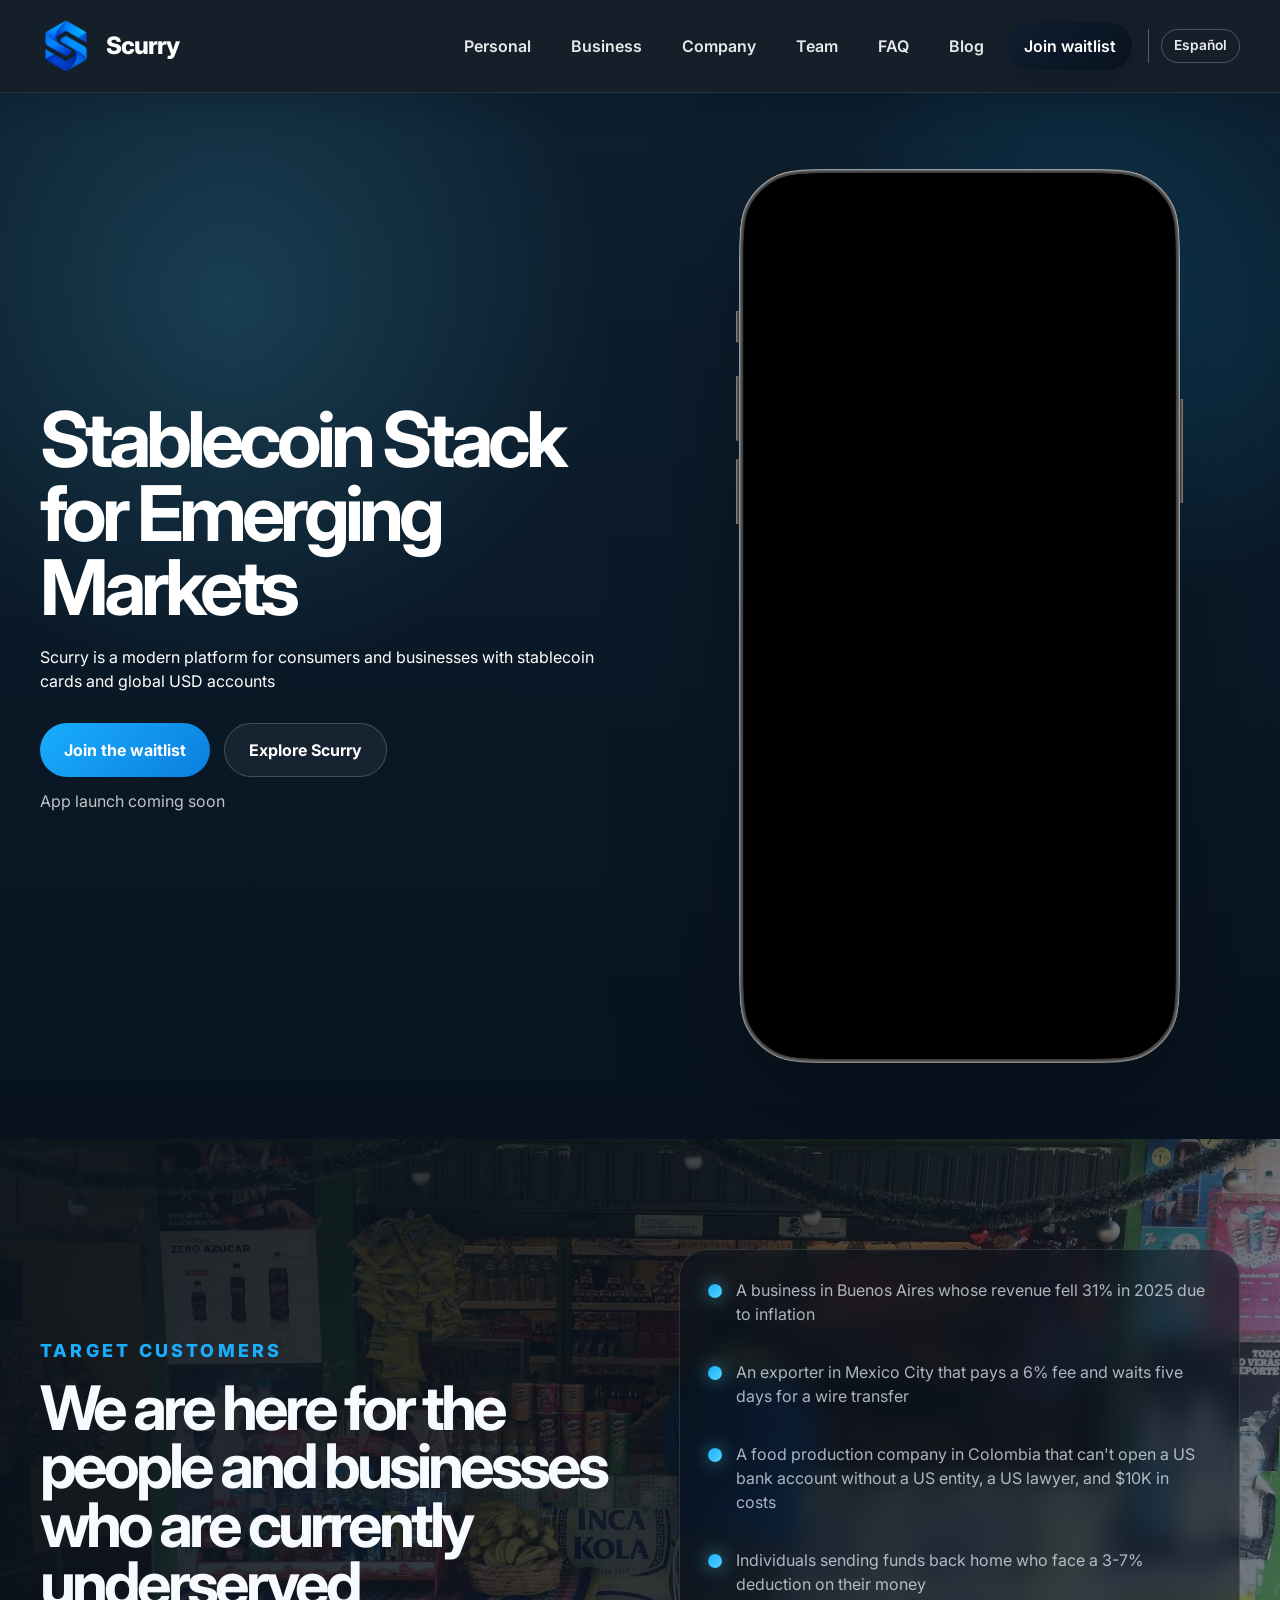
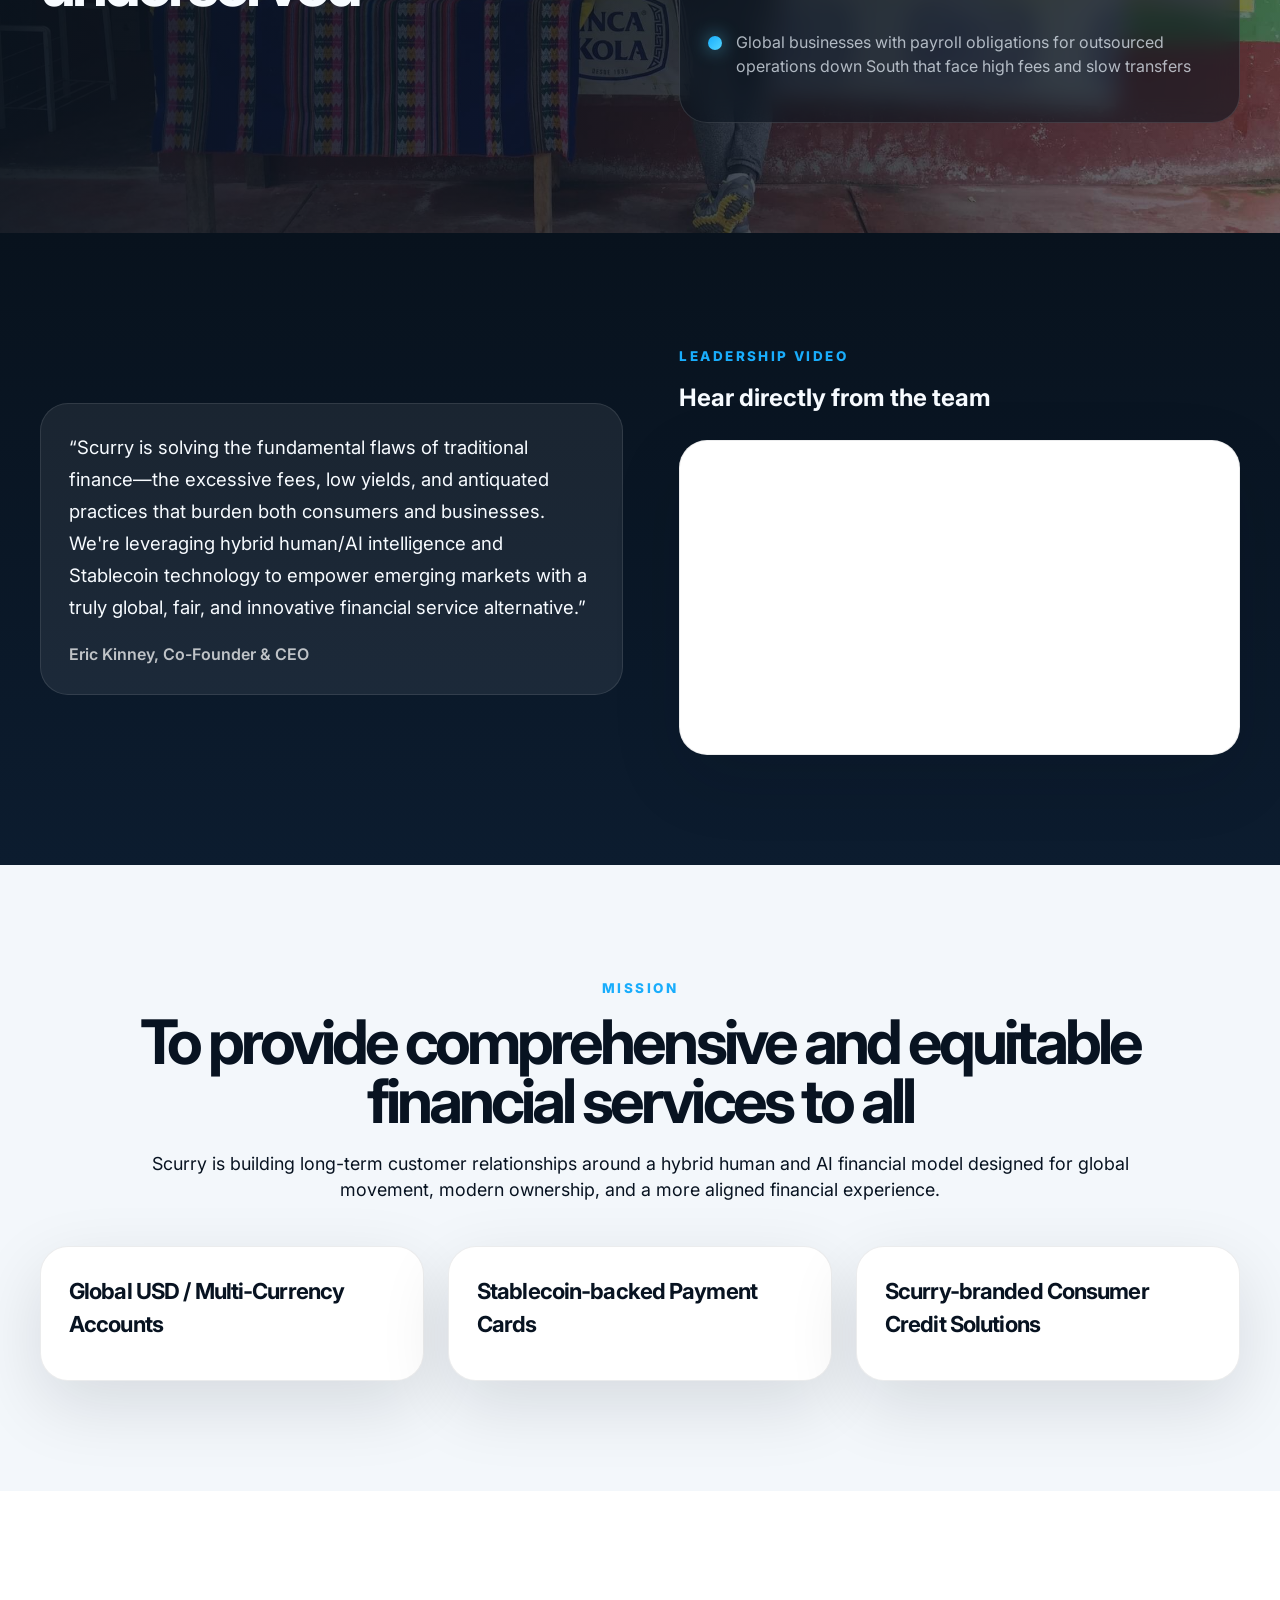
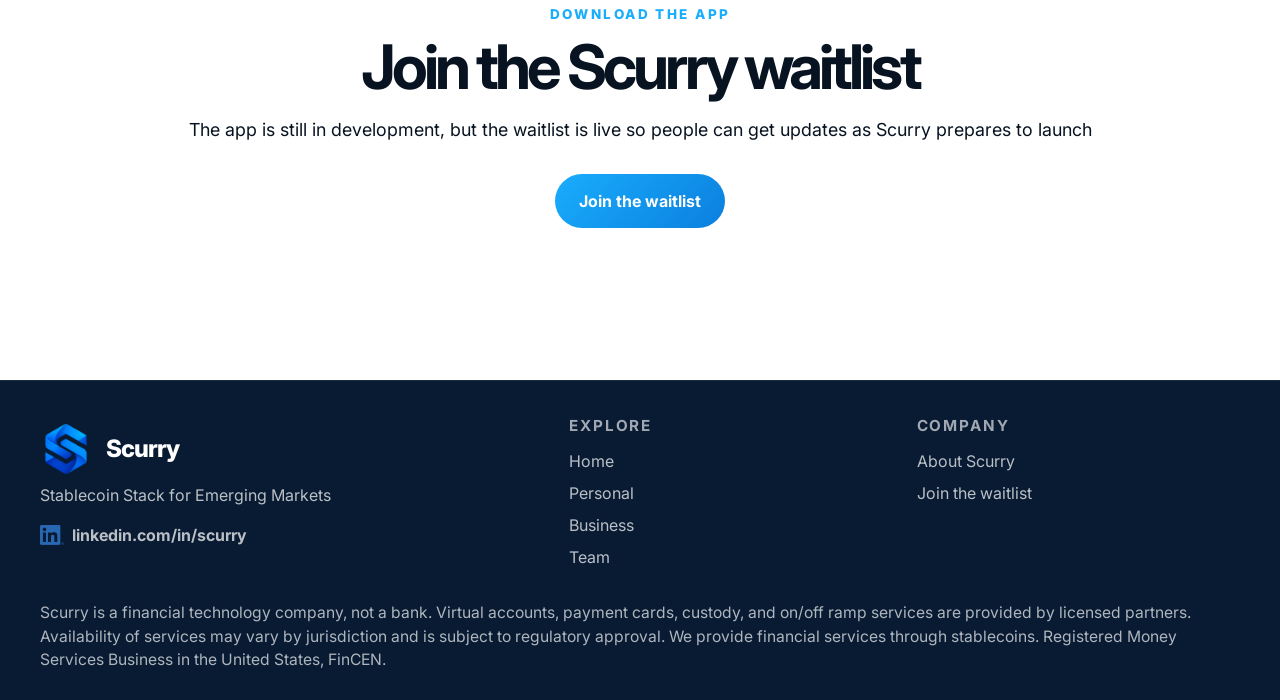
<file: index.html>
<!DOCTYPE html>
<html lang="en-US">
<head>
  
  <meta charset="UTF-8">
  <meta http-equiv="Cache-Control" content="no-cache, no-store, must-revalidate">
  <meta http-equiv="Pragma" content="no-cache">
  <meta http-equiv="Expires" content="0">  
  <meta name="viewport" content="width=device-width, initial-scale=1.0">
  <link rel="preconnect" href="https://fonts.googleapis.com">
  <link rel="preconnect" href="https://fonts.gstatic.com" crossorigin>
  <link href="https://fonts.googleapis.com/css2?family=Inter:wght@400;500;600;700;800&display=swap" rel="stylesheet">
  <link rel="stylesheet" href="styles.css">

  <title>Scurry | Global AI Stablecoin Ecosystem</title>
  <meta name="description" content="Scurry is the digital asset and fiat platform for emerging markets, built to store, earn, own, invest, move, and spend multiple currencies and stablecoins.">
  <link rel="alternate" hreflang="en-US" href="index.html">
  <link rel="alternate" hreflang="es-MX" href="es_MX/index.html">
  <link rel="alternate" hreflang="x-default" href="index.html">
  <meta property="og:locale" content="en_US">
  <meta property="og:locale:alternate" content="es_MX">
</head>
<body>
  <div class="site-shell">
    
  <header class="site-header glass-nav">
    <div class="container nav-row">
      <a href="index.html" class="brand" aria-label="Scurry Home">
        <img src="images/logo.png" alt="Scurry logo">
        <span>Scurry</span>
      </a>
      <button class="menu-toggle" aria-expanded="false" aria-controls="site-nav">Menu</button>
      <nav id="site-nav" class="site-nav">
        <a href="personal.html">Personal</a>
        <a href="business.html">Business</a>
        <a href="about.html">Company</a>
        <a href="team.html">Team</a>
        <a href="faq.html">FAQ</a>
        <a href="blog.html">Blog</a>
        <a href="coming-soon.html" class="nav-cta">Join waitlist</a>
      <div class="language-switcher" aria-label="Language options"><a href="es_MX/index.html" hreflang="es-MX" lang="es-MX">Español</a></div>
      </nav>
    </div>
  </header>

    <main>
      <section class="hero hero-home">
        <div class="container hero-grid">
          <div class="hero-copy reveal">
            <h1>Stablecoin Stack for Emerging Markets</h1>
            <p>Scurry is a modern platform for consumers and businesses with stablecoin cards and global USD accounts</p>
            <div class="hero-actions">
              <a href="coming-soon.html" class="btn btn-primary">Join the waitlist</a>
              <a href="#ecosystem" class="btn btn-secondary">Explore Scurry</a>
            </div>
            <p class="coming-label">App launch coming soon</p>
          </div>
          <div class="hero-visual hero-mockup reveal delay-1">
            <div class="phone-demo">
              <img class="phone-frame" src="images/mockup/phoneLight.png" alt="">
              <div class="phone-video-clip">
                <video class="hero-app-video" autoplay loop muted playsinline preload="auto" aria-label="Scurry app preview">
                  <source src="images/scurryapp.mp4" type="video/mp4">
                </video>
              </div>
            </div>
          </div>

          
        </div>
      </section>

    <section class="section section-dark image-section target-image-section">
      <div class="container split-grid">
        <div class="reveal split-copy">
          <p class="eyebrow">Target Customers</p>
          <h2>We are here for the people and businesses who are currently underserved</h2>
        </div>
        <div class="bullet-list reveal delay-1">
          <div class="bullet-item"><span></span><p>A business in Buenos Aires whose revenue fell 31% in 2025 due to inflation</p></div>
          <div class="bullet-item"><span></span><p>An exporter in Mexico City that pays a 6% fee and waits five days for a wire transfer</p></div>
          <div class="bullet-item"><span></span><p>A food production company in Colombia that can't open a US bank account without a US entity, a US lawyer, and $10K in costs</p></div>
          <div class="bullet-item"><span></span><p>Individuals sending funds back home who face a 3-7% deduction on their money</p></div>
          <div class="bullet-item"><span></span><p>Global businesses with payroll obligations for outsourced operations down South that face high fees and slow transfers</p></div>
        </div>
      </div>
    </section>

      <section class="section section-dark">
        <div class="container split-grid align-center">
          <div class="quote-block reveal">
            <blockquote>“Scurry is solving the fundamental flaws of traditional finance—the excessive fees, low yields, and antiquated practices that burden both consumers and businesses. We're leveraging hybrid human/AI intelligence and Stablecoin technology to empower emerging markets with a truly global, fair, and innovative financial service alternative.”</blockquote>
            <cite>Eric Kinney, Co-Founder & CEO</cite>
          </div>
          <div class="reveal delay-1">
            <p class="eyebrow accent">Leadership video</p>
            <h2>Hear directly from the team</h2>
                        <div class="video-frame" style="margin-top:24px;">
              <iframe src="https://www.youtube.com/embed/RazpfLiUSuk" title="Introducing Scurry video" allow="accelerometer; clipboard-write; encrypted-media; gyroscope; picture-in-picture; web-share" referrerpolicy="strict-origin-when-cross-origin" allowfullscreen></iframe>
            </div>
          </div>
        </div>
      </section>

      <section id="ecosystem" class="section section-light">
        <div class="container center-stack reveal">
          <p class="eyebrow">Mission</p>
          <h2>To provide comprehensive and equitable financial services to all</h2>
          <p class="section-intro">Scurry is building long-term customer relationships around a hybrid human and AI financial model designed for global movement, modern ownership, and a more aligned financial experience.</p>
        </div>
      <div class="container feature-grid three-up">
        <article class="feature-card reveal"><h3>Global USD / Multi-Currency Accounts</h3></article>
        <article class="feature-card reveal delay-1"><h3>Stablecoin-backed Payment Cards</h3></article>
        <article class="feature-card reveal delay-1"><h3>Scurry-branded Consumer Credit Solutions</h3></article>
      </div>

      </section>      

      <section class="section section-white">
        <div class="container section-heading reveal">
          <p class="eyebrow">Download the app</p>
          <h2>Join the Scurry waitlist</h2>
          <p class="section-intro">The app is still in development, but the waitlist is live so people can get updates as Scurry prepares to launch</p>
          <div class="center-actions"><a href="coming-soon.html" class="btn btn-primary">Join the waitlist</a></div>
        </div>
      </section>
    </main>
    
  <footer class="site-footer">
    <div class="container footer-grid">
      <div>
        <a href="index.html" class="brand footer-brand"><img src="images/logo.png" alt="Scurry logo"><span>Scurry</span></a>
        <p>Stablecoin Stack for Emerging Markets</p>
        <p class="role"><img height="20" src="images/LI.png" alt="LinkedIn icon"><a href="https://www.linkedin.com/company/scurry" target="_blank">linkedin.com/in/scurry</a></p>
      </div>
      <div>
        <h4>Explore</h4>
        <a href="index.html">Home</a>
        <a href="personal.html">Personal</a>
        <a href="business.html">Business</a>
        <a href="team.html">Team</a>
      </div>
      <div>
        <h4>Company</h4>
        <a href="about.html">About Scurry</a>
        <a href="coming-soon.html">Join the waitlist</a>
      </div>
    </div>
    <div class="container disclosure-row">
      <div class="disclosure-lite">Scurry is a financial technology company, not a bank. Virtual accounts, payment cards, custody, and on/off ramp services are provided by licensed partners. Availability of services may vary by jurisdiction and is subject to regulatory approval. We provide financial services through stablecoins. Registered Money Services Business in the United States, FinCEN.</div>
    </div>
  </footer>

  </div>
  <script src="script.js"></script>
</body>
</html>
</file>
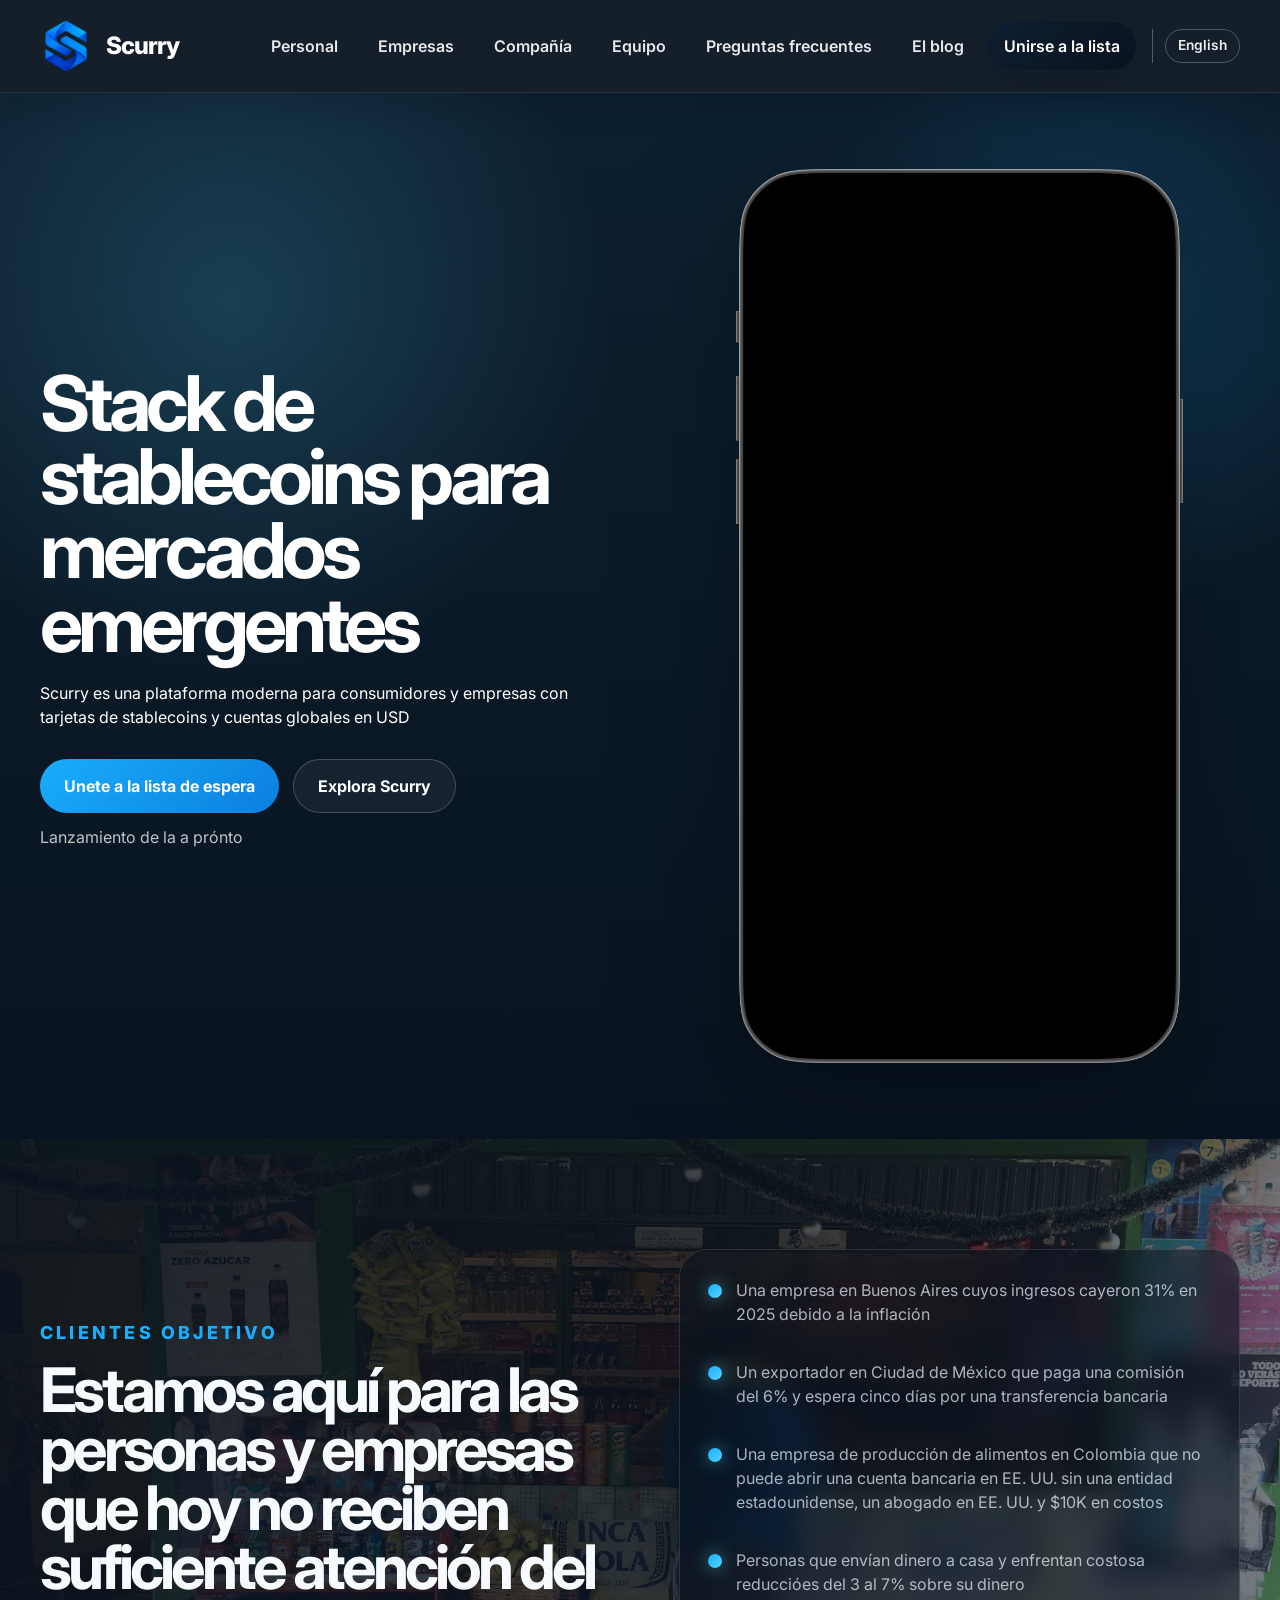
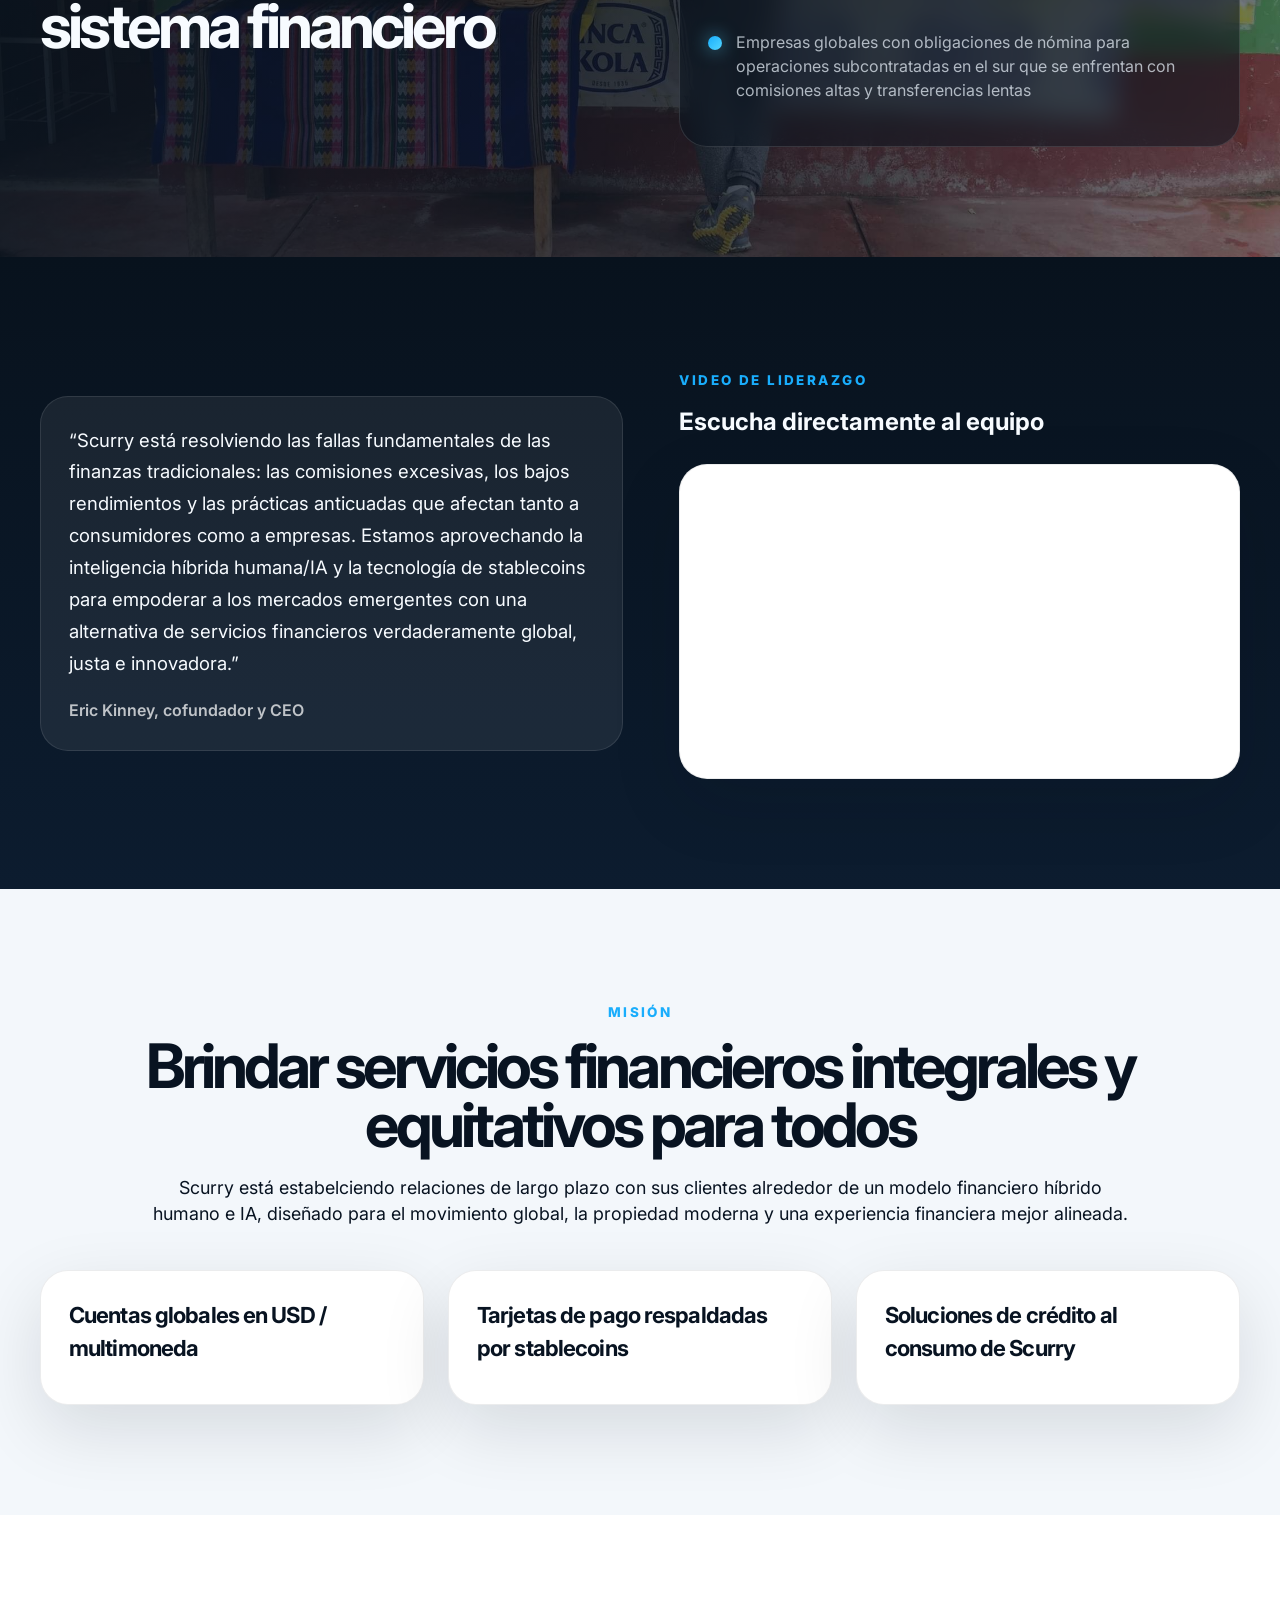
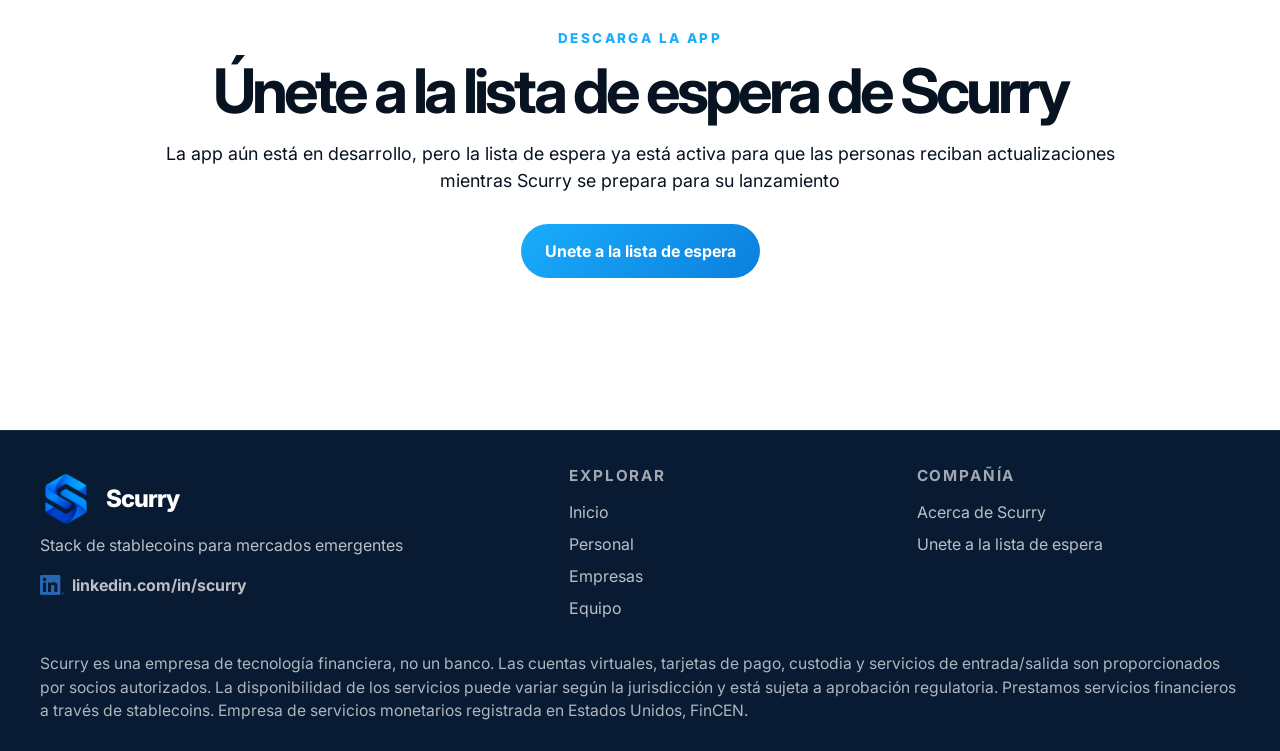
<file: es_MX/index.html>
<!DOCTYPE html>
<html lang="es-MX">
<head>
  
  <meta charset="UTF-8">
  <meta http-equiv="Cache-Control" content="no-cache, no-store, must-revalidate">
  <meta http-equiv="Pragma" content="no-cache">
  <meta http-equiv="Expires" content="0">  
  <meta name="viewport" content="width=device-width, initial-scale=1.0">
  <link rel="preconnect" href="https://fonts.googleapis.com">
  <link rel="preconnect" href="https://fonts.gstatic.com" crossorigin>
  <link href="https://fonts.googleapis.com/css2?family=Inter:wght@400;500;600;700;800&display=swap" rel="stylesheet">
  <link rel="stylesheet" href="styles.css">

  <title>Scurry | Ecosistema global de stablecoins con IA</title>
  <meta name="description" content="Scurry es la plataforma de activos digitales y dinero fiat para mercados emergentes, creada para guardar, generar rendimiento, poseer, invertir, mover y gastar múltiples monedas y stablecoins.">
  <link rel="alternate" hreflang="en-US" href="../index.html">
  <link rel="alternate" hreflang="es-MX" href="index.html">
  <link rel="alternate" hreflang="x-default" href="../index.html">
  <meta property="og:locale" content="es_MX">
  <meta property="og:locale:alternate" content="en_US">
</head>
<body>
  <div class="site-shell">
    
  <header class="site-header glass-nav">
    <div class="container nav-row">
      <a href="index.html" class="brand" aria-label="Inicio de Scurry">
        <img src="images/logo.png" alt="Logotipo de Scurry">
        <span>Scurry</span>
      </a>
      <button class="menu-toggle" aria-expanded="false" aria-controls="site-nav">Menú</button>
      <nav id="site-nav" class="site-nav">
        <a href="personal.html">Personal</a>
        <a href="business.html">Empresas</a>
        <a href="about.html">Compañía</a>
        <a href="team.html">Equipo</a>
        <a href="faq.html">Preguntas frecuentes</a>
        <a href="blog.html">El blog</a>
        <a href="coming-soon.html" class="nav-cta">Unirse a la lista</a>
      <div class="language-switcher" aria-label="Language options"><a href="../index.html" hreflang="en-US" lang="en-US">English</a></div>
      </nav>
    </div>
  </header>

    <main>
      <section class="hero hero-home">
        <div class="container hero-grid">
          <div class="hero-copy reveal">
            <h1>Stack de stablecoins para mercados emergentes</h1>
            <p>Scurry es una plataforma moderna para consumidores y empresas con tarjetas de stablecoins y cuentas globales en USD</p>
            <div class="hero-actions">
              <a href="coming-soon.html" class="btn btn-primary">Unete a la lista de espera</a>
              <a href="#ecosystem" class="btn btn-secondary">Explora Scurry</a>
            </div>
            <p class="coming-label">Lanzamiento de la a prónto</p>
          </div>
          <div class="hero-visual hero-mockup reveal delay-1">
            <div class="phone-demo">
              <img class="phone-frame" src="images/mockup/phoneLight.png" alt="">
              <div class="phone-video-clip">
                <video class="hero-app-video" autoplay loop muted playsinline preload="auto" aria-label="Vista previa de la app de Scurry">
                  <source src="images/scurryapp.mp4" type="video/mp4">
                </video>
              </div>
            </div>
          </div>

          
        </div>
      </section>

    <section class="section section-dark image-section target-image-section">
      <div class="container split-grid">
        <div class="reveal split-copy">
          <p class="eyebrow">Clientes objetivo</p>
          <h2>Estamos aquí para las personas y empresas que hoy no reciben suficiente atención del sistema financiero</h2>
        </div>
        <div class="bullet-list reveal delay-1">
          <div class="bullet-item"><span></span><p>Una empresa en Buenos Aires cuyos ingresos cayeron 31% en 2025 debido a la inflación</p></div>
          <div class="bullet-item"><span></span><p>Un exportador en Ciudad de México que paga una comisión del 6% y espera cinco días por una transferencia bancaria</p></div>
          <div class="bullet-item"><span></span><p>Una empresa de producción de alimentos en Colombia que no puede abrir una cuenta bancaria en EE. UU. sin una entidad estadounidense, un abogado en EE. UU. y $10K en costos</p></div>
          <div class="bullet-item"><span></span><p>Personas que envían dinero a casa y enfrentan costosa reduccióes del 3 al 7% sobre su dinero</p></div>
          <div class="bullet-item"><span></span><p>Empresas globales con obligaciones de nómina para operaciones subcontratadas en el sur que se enfrentan con comisiones altas y transferencias lentas</p></div>
        </div>
      </div>
    </section>

      <section class="section section-dark">
        <div class="container split-grid align-center">
          <div class="quote-block reveal">
            <blockquote>“Scurry está resolviendo las fallas fundamentales de las finanzas tradicionales: las comisiones excesivas, los bajos rendimientos y las prácticas anticuadas que afectan tanto a consumidores como a empresas. Estamos aprovechando la inteligencia híbrida humana/IA y la tecnología de stablecoins para empoderar a los mercados emergentes con una alternativa de servicios financieros verdaderamente global, justa e innovadora.”</blockquote>
            <cite>Eric Kinney, cofundador y CEO</cite>
          </div>
          <div class="reveal delay-1">
            <p class="eyebrow accent">Video de liderazgo</p>
            <h2>Escucha directamente al equipo</h2>
                        <div class="video-frame" style="margin-top:24px;">
              <iframe src="https://www.youtube.com/embed/RazpfLiUSuk" title="Video de presentación de Scurry" allow="accelerometer; clipboard-write; encrypted-media; gyroscope; picture-in-picture; web-share" referrerpolicy="strict-origin-when-cross-origin" allowfullscreen></iframe>
            </div>
          </div>
        </div>
      </section>

      <section id="ecosystem" class="section section-light">
        <div class="container center-stack reveal">
          <p class="eyebrow">Misión</p>
          <h2>Brindar servicios financieros integrales y equitativos para todos</h2>
          <p class="section-intro">Scurry está estabelciendo relaciones de largo plazo con sus clientes alrededor de un modelo financiero híbrido humano e IA, diseñado para el movimiento global, la propiedad moderna y una experiencia financiera mejor alineada.</p>
        </div>
      <div class="container feature-grid three-up">
        <article class="feature-card reveal"><h3>Cuentas globales en USD / multimoneda</h3></article>
        <article class="feature-card reveal delay-1"><h3>Tarjetas de pago respaldadas por stablecoins</h3></article>
        <article class="feature-card reveal delay-1"><h3>Soluciones de crédito al consumo de Scurry</h3></article>
      </div>

      </section>      

      <section class="section section-white">
        <div class="container section-heading reveal">
          <p class="eyebrow">Descarga la app</p>
          <h2>Únete a la lista de espera de Scurry</h2>
          <p class="section-intro">La app aún está en desarrollo, pero la lista de espera ya está activa para que las personas reciban actualizaciones mientras Scurry se prepara para su lanzamiento</p>
          <div class="center-actions"><a href="coming-soon.html" class="btn btn-primary">Unete a la lista de espera</a></div>
        </div>
      </section>
    </main>
    
  <footer class="site-footer">
    <div class="container footer-grid">
      <div>
        <a href="index.html" class="brand footer-brand"><img src="images/logo.png" alt="Logotipo de Scurry"><span>Scurry</span></a>
        <p>Stack de stablecoins para mercados emergentes</p>
        <p class="role"><img height="20" src="images/LI.png" alt="Ícono de LinkedIn"><a href="https://www.linkedin.com/company/scurry" target="_blank">linkedin.com/in/scurry</a></p>
      </div>
      <div>
        <h4>Explorar</h4>
        <a href="index.html">Inicio</a>
        <a href="personal.html">Personal</a>
        <a href="business.html">Empresas</a>
        <a href="team.html">Equipo</a>
      </div>
      <div>
        <h4>Compañía</h4>
        <a href="about.html">Acerca de Scurry</a>
        <a href="coming-soon.html">Unete a la lista de espera</a>
      </div>
    </div>
    <div class="container disclosure-row">
      <div class="disclosure-lite">Scurry es una empresa de tecnología financiera, no un banco. Las cuentas virtuales, tarjetas de pago, custodia y servicios de entrada/salida son proporcionados por socios autorizados. La disponibilidad de los servicios puede variar según la jurisdicción y está sujeta a aprobación regulatoria. Prestamos servicios financieros a través de stablecoins. Empresa de servicios monetarios registrada en Estados Unidos, FinCEN.</div>
    </div>
  </footer>

  </div>
  <script src="script.js"></script>
</body>
</html>
</file>
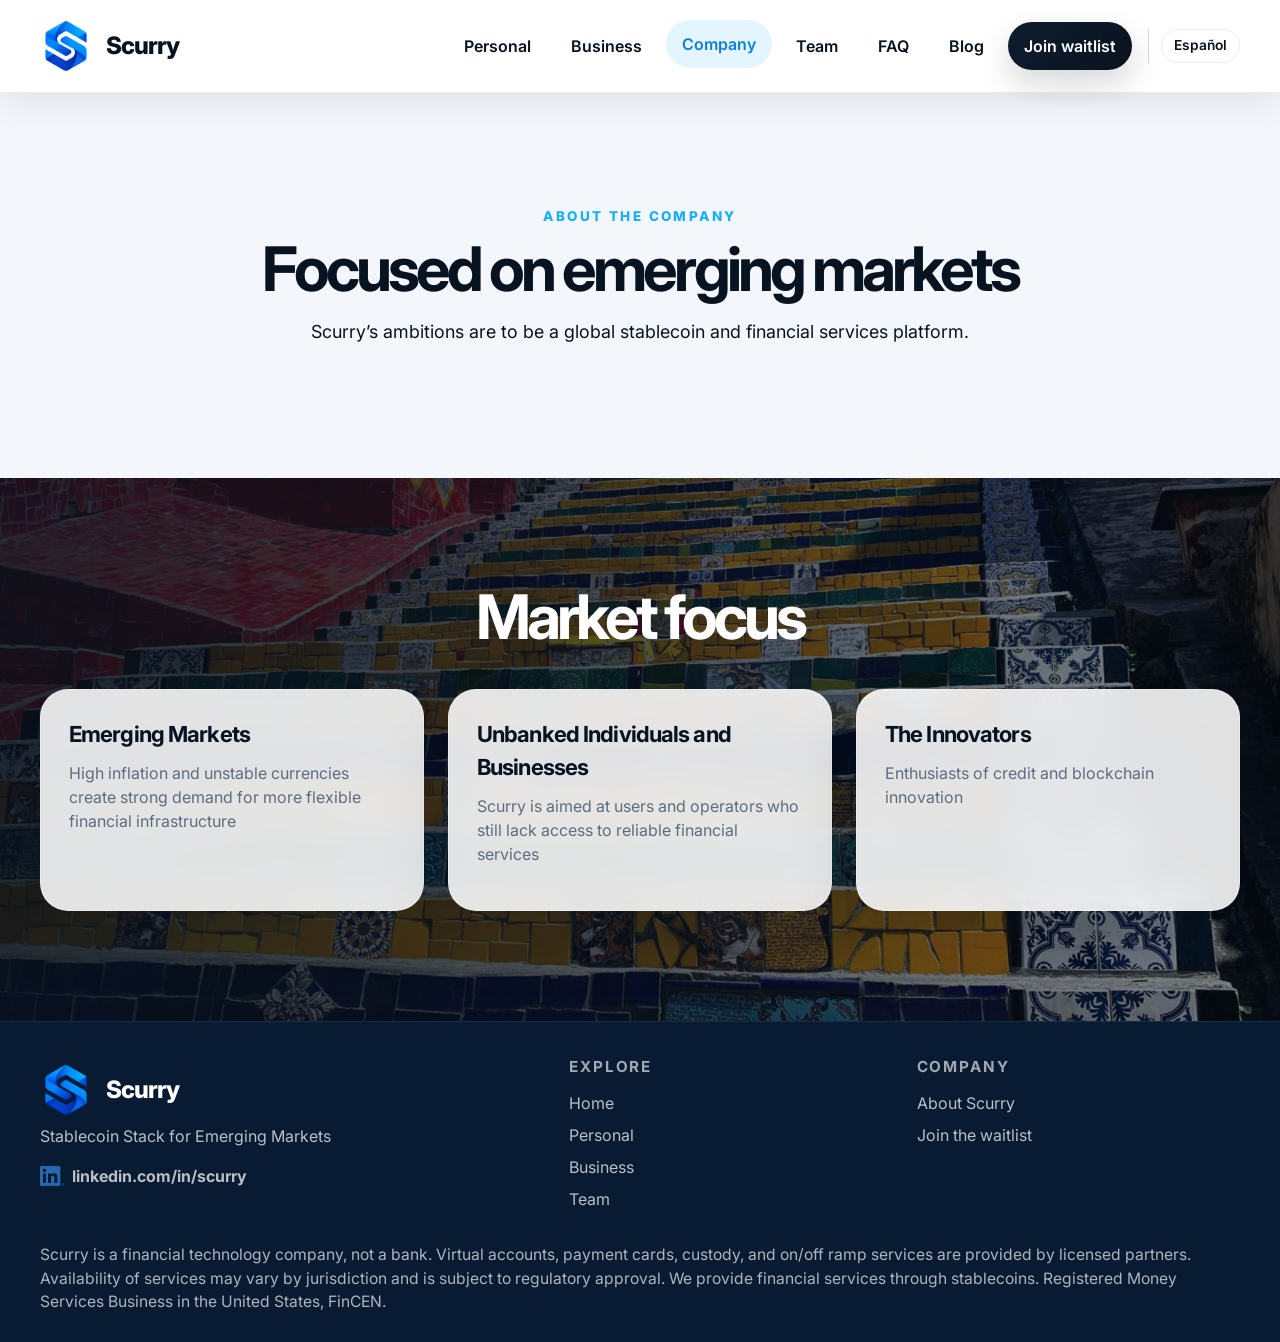
<file: about.html>
<!DOCTYPE html>
<html lang="en-US">
<head>
  
  <meta charset="UTF-8">
  <meta http-equiv="Cache-Control" content="no-cache, no-store, must-revalidate">
  <meta http-equiv="Pragma" content="no-cache">
  <meta http-equiv="Expires" content="0">
  <meta name="viewport" content="width=device-width, initial-scale=1.0">
  <link rel="preconnect" href="https://fonts.googleapis.com">
  <link rel="preconnect" href="https://fonts.gstatic.com" crossorigin>
  <link href="https://fonts.googleapis.com/css2?family=Inter:wght@400;500;600;700;800&display=swap" rel="stylesheet">
  <link rel="stylesheet" href="styles.css">

  <title>About Scurry | Company</title>
  <link rel="alternate" hreflang="en-US" href="about.html">
  <link rel="alternate" hreflang="es-MX" href="es_MX/about.html">
  <link rel="alternate" hreflang="x-default" href="about.html">
  <meta property="og:locale" content="en_US">
  <meta property="og:locale:alternate" content="es_MX">
</head>
<body>
  
  <header class="site-header solid-nav">
    <div class="container nav-row">
      <a href="index.html" class="brand" aria-label="Scurry Home">
        <img src="images/logo.png" alt="Scurry logo">
        <span>Scurry</span>
      </a>
      <button class="menu-toggle" aria-expanded="false" aria-controls="site-nav">Menu</button>
      <nav id="site-nav" class="site-nav">
        <a href="personal.html">Personal</a>
        <a href="business.html">Business</a>
        <a href="about.html" class="active">Company</a>
        <a href="team.html">Team</a>
        <a href="faq.html">FAQ</a>
        <a href="blog.html">Blog</a>
        <a href="coming-soon.html" class="nav-cta">Join waitlist</a>
      <div class="language-switcher" aria-label="Language options"><a href="es_MX/about.html" hreflang="es-MX" lang="es-MX">Español</a></div>
      </nav>
    </div>
  </header>

  <main>
    <section class="page-hero section-light compact-hero">
      <div class="container center-stack reveal">
        <p class="eyebrow">About the company</p>
        <h1>Focused on emerging markets</h1>
        <p class="section-intro">Scurry’s ambitions are to be a global stablecoin and financial services platform.</p>
      </div>
    </section>   

    <section class="section section-white image-section market-image-section">
      <div class="container section-heading reveal">
        <h2>Market focus</h2>
      </div>
      <div class="container feature-grid three-up">
        <article class="feature-card reveal"><h3>Emerging Markets</h3><p>High inflation and unstable currencies create strong demand for more flexible financial infrastructure</p></article>
        <article class="feature-card reveal delay-1"><h3>Unbanked Individuals and Businesses</h3><p>Scurry is aimed at users and operators who still lack access to reliable financial services</p></article>
        <article class="feature-card reveal delay-1"><h3>The Innovators</h3><p>Enthusiasts of credit and blockchain innovation</p></article>
      </div>
    </section>
  </main>
  
  <footer class="site-footer">
    <div class="container footer-grid">
      <div>
        <a href="index.html" class="brand footer-brand"><img src="images/logo.png" alt="Scurry logo"><span>Scurry</span></a>
        <p>Stablecoin Stack for Emerging Markets</p>
        <p class="role"><img height="20" src="images/LI.png" alt="LinkedIn icon"><a href="https://www.linkedin.com/company/scurry" target="_blank">linkedin.com/in/scurry</a></p>
      </div>
      <div>
        <h4>Explore</h4>
        <a href="index.html">Home</a>
        <a href="personal.html">Personal</a>
        <a href="business.html">Business</a>
        <a href="team.html">Team</a>
      </div>
      <div>
        <h4>Company</h4>
        <a href="about.html">About Scurry</a>
        <a href="coming-soon.html">Join the waitlist</a>
      </div>
    </div>
    <div class="container disclosure-row">
      <div class="disclosure-lite">Scurry is a financial technology company, not a bank. Virtual accounts, payment cards, custody, and on/off ramp services are provided by licensed partners. Availability of services may vary by jurisdiction and is subject to regulatory approval. We provide financial services through stablecoins. Registered Money Services Business in the United States, FinCEN.</div>
    </div>
  </footer>

  <script src="script.js"></script>
</body>
</html>
</file>
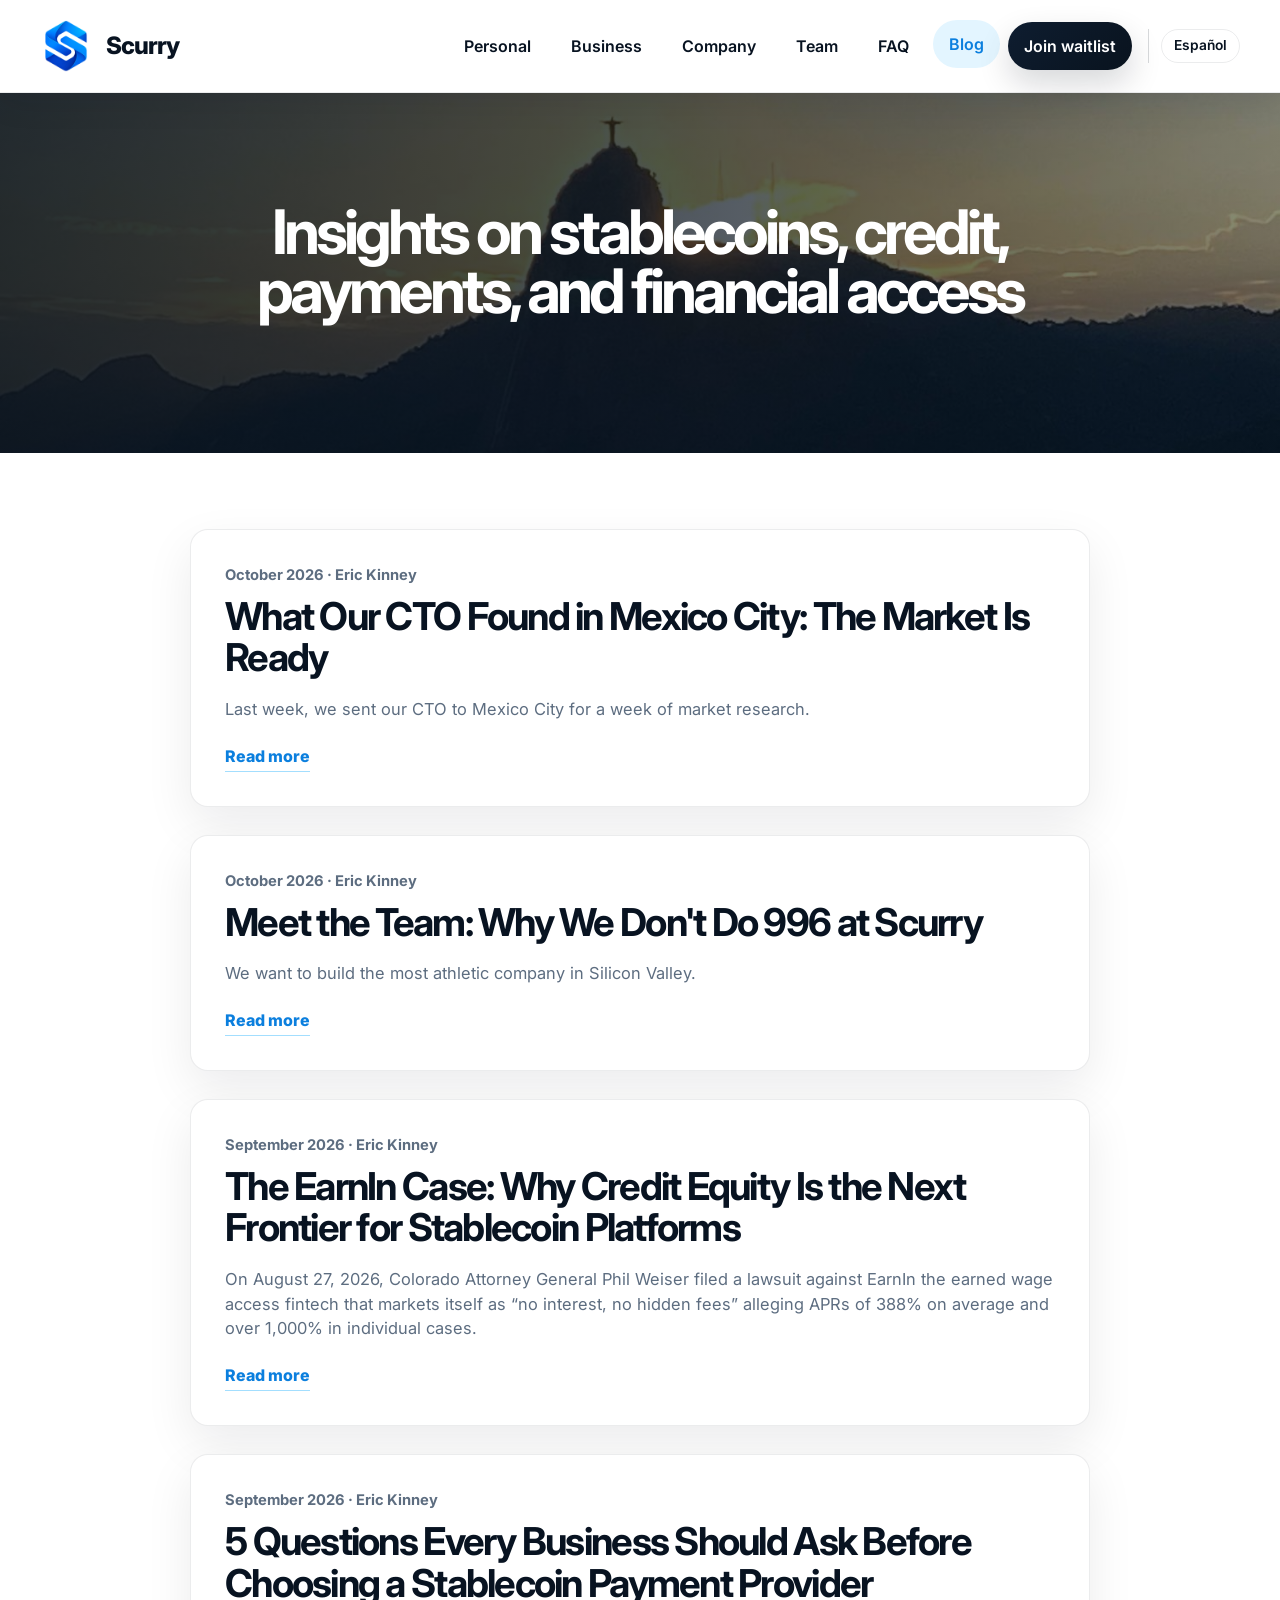
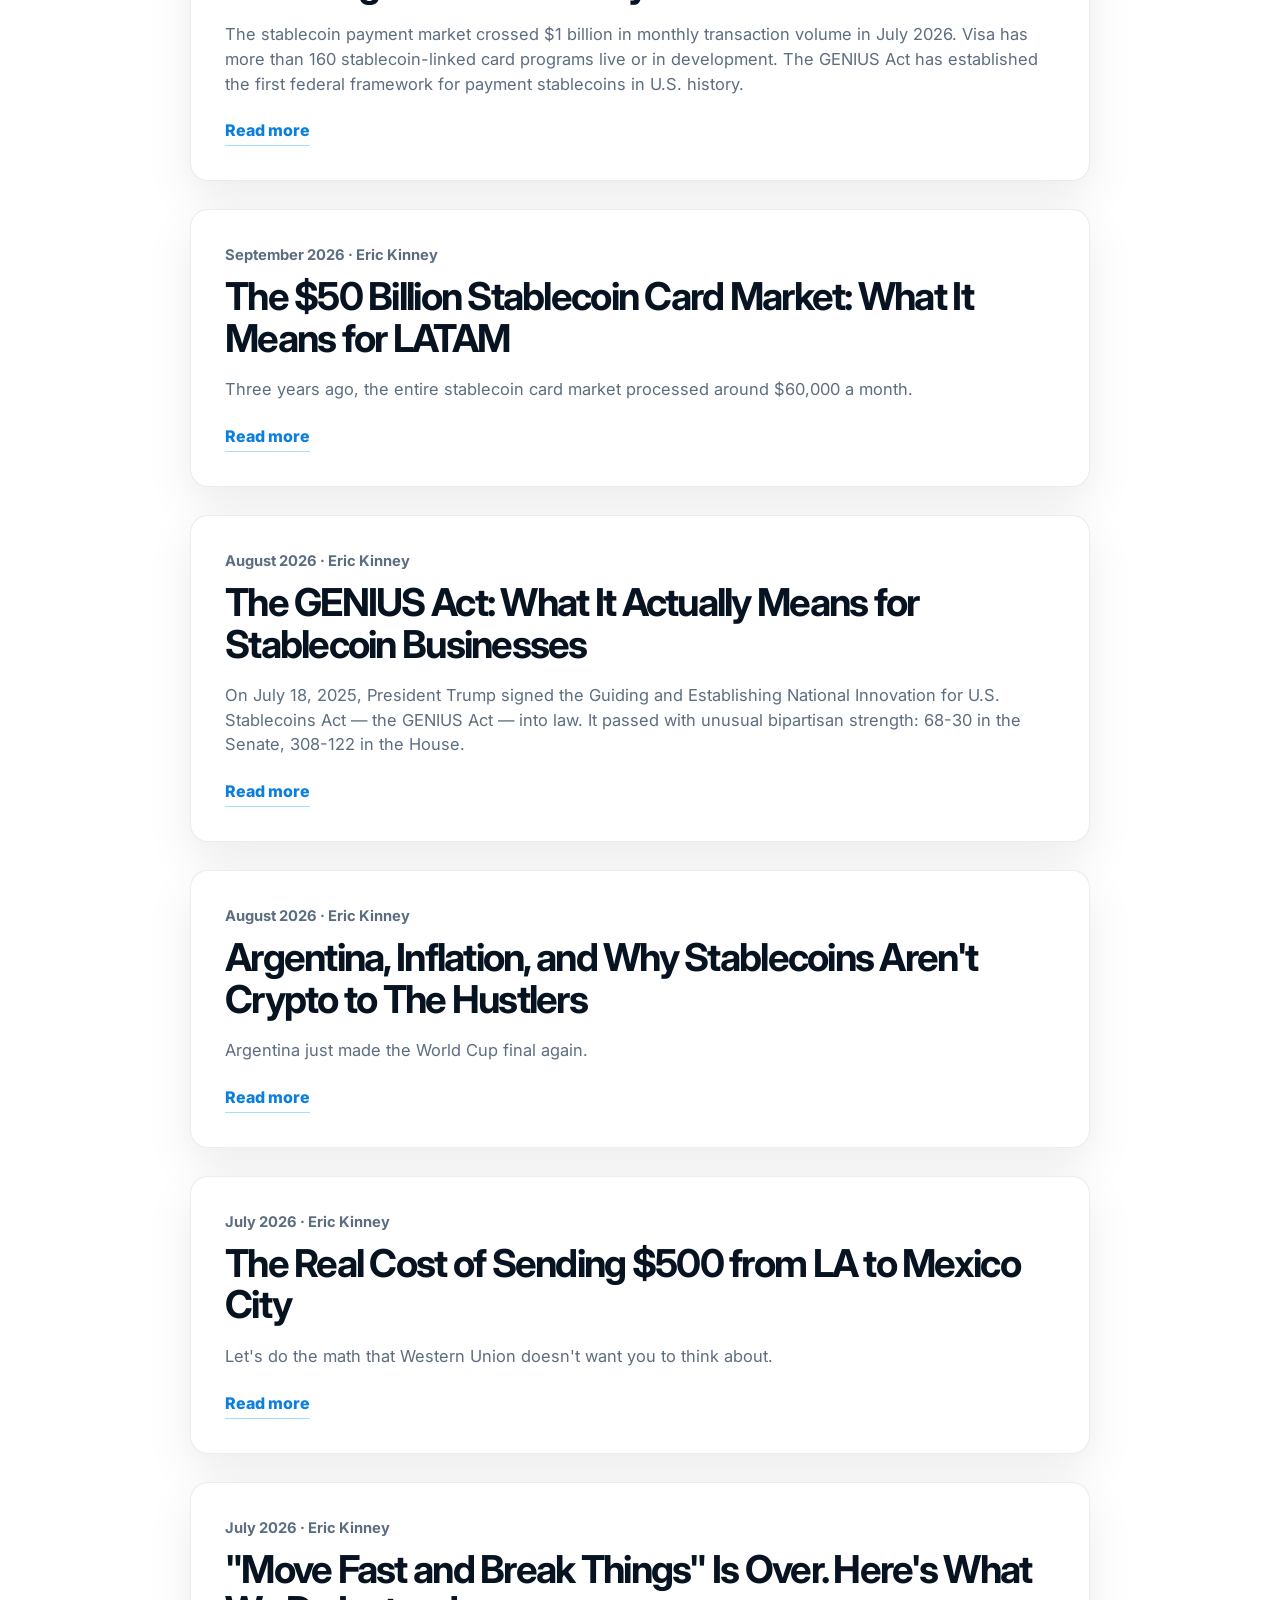
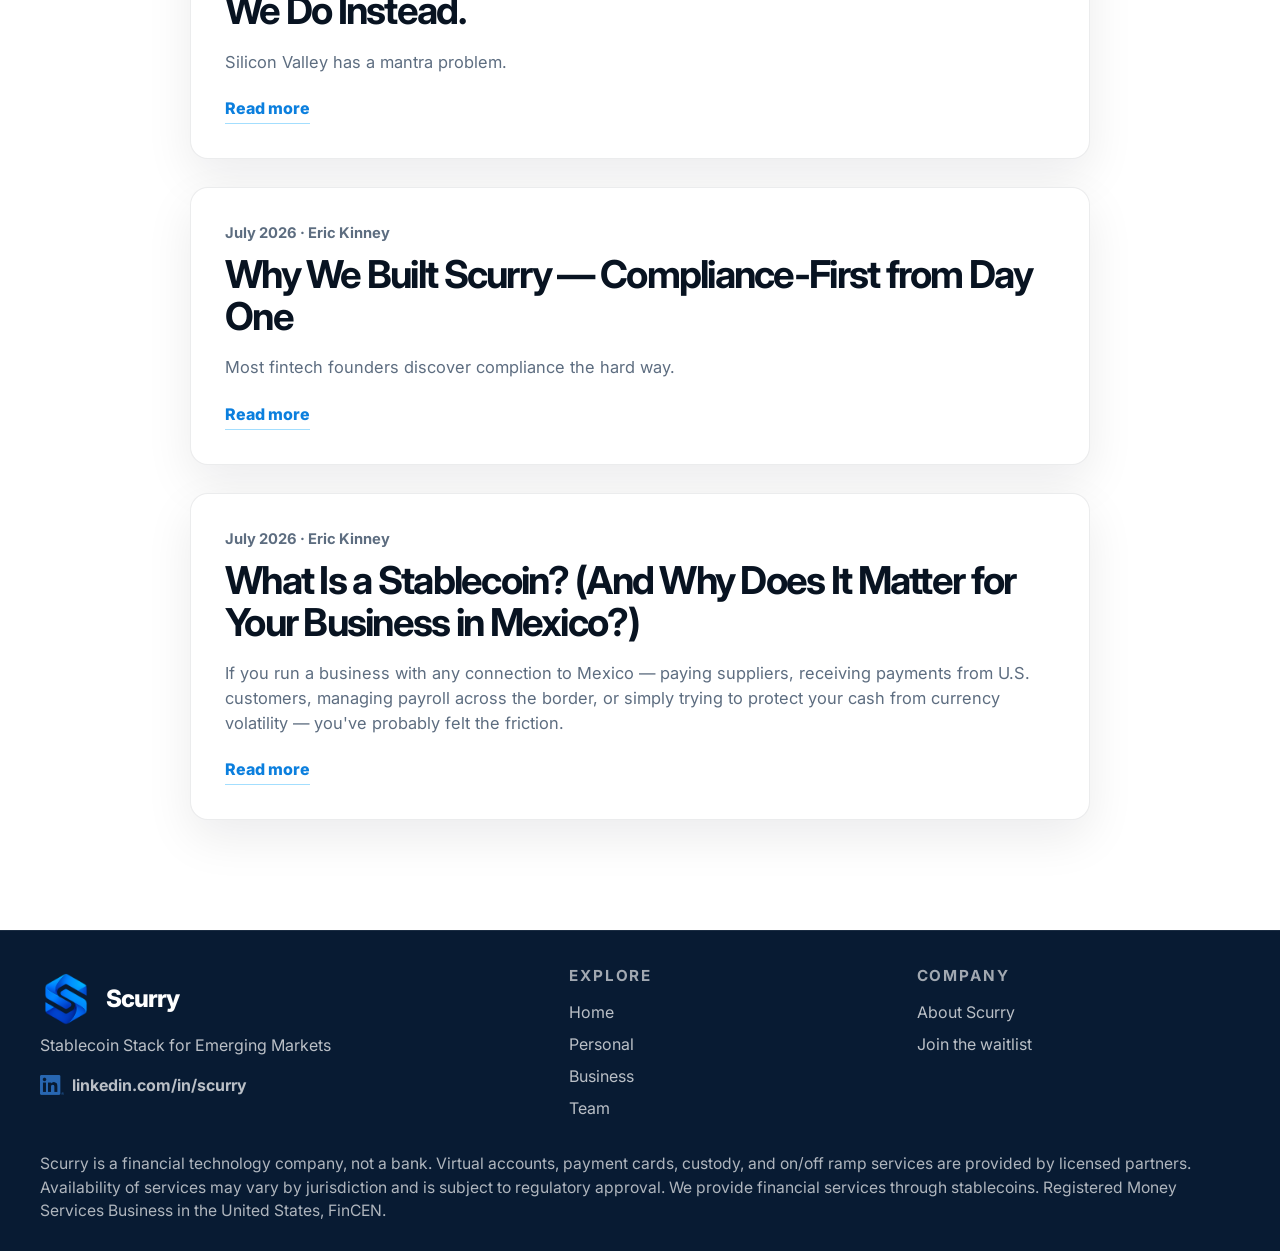
<file: blog.html>
<!DOCTYPE html>
<html lang="en-US">
<head>
  
  <meta charset="UTF-8">
  <meta http-equiv="Cache-Control" content="no-cache, no-store, must-revalidate">
  <meta http-equiv="Pragma" content="no-cache">
  <meta http-equiv="Expires" content="0">
  <meta name="viewport" content="width=device-width, initial-scale=1.0">
  <link rel="preconnect" href="https://fonts.googleapis.com">
  <link rel="preconnect" href="https://fonts.gstatic.com" crossorigin>
  <link href="https://fonts.googleapis.com/css2?family=Inter:wght@400;500;600;700;800&display=swap" rel="stylesheet">
  <link rel="stylesheet" href="styles.css">

  <title>Blog | Scurry</title>
  <link rel="alternate" hreflang="en-US" href="blog.html">
  <link rel="alternate" hreflang="es-MX" href="es_MX/blog.html">
  <link rel="alternate" hreflang="x-default" href="blog.html">
  <meta property="og:locale" content="en_US">
  <meta property="og:locale:alternate" content="es_MX">
</head>
<body>
  
  <header class="site-header solid-nav">
    <div class="container nav-row">
      <a href="index.html" class="brand" aria-label="Scurry Home">
        <img src="images/logo.png" alt="Scurry logo">
        <span>Scurry</span>
      </a>
      <button class="menu-toggle" aria-expanded="false" aria-controls="site-nav">Menu</button>
      <nav id="site-nav" class="site-nav">
        <a href="personal.html">Personal</a>
        <a href="business.html">Business</a>
        <a href="about.html">Company</a>
        <a href="team.html">Team</a>
        <a href="faq.html">FAQ</a>
        <a href="blog.html" class="active">Blog</a>
        <a href="coming-soon.html" class="nav-cta">Join waitlist</a>
      <div class="language-switcher" aria-label="Language options"><a href="es_MX/blog.html" hreflang="es-MX" lang="es-MX">Español</a></div>
      </nav>
    </div>
  </header>

  <main>
    <section class="page-hero blog-hero-image compact-hero">
      <div class="container center-stack reveal">
        <h1>Insights on stablecoins, credit, payments, and financial access</h1>
      </div>
    </section>

    <section class="section section-white blog-section">
      <div class="container blog-list">
        <article class="blog-entry reveal" data-blog-entry>
          <header class="blog-entry-header">
            <p class="blog-meta"><time datetime="2026-10">October 2026</time> · Eric Kinney</p>
            <h2>What Our CTO Found in Mexico City: The Market Is Ready</h2>
          </header>
          <div class="blog-body">
            <p>Last week, we sent our CTO to Mexico City for a week of market research.</p>
            <div class="blog-extra" hidden>
              <p>Andreas Oesterer does not speak Spanish.</p>
              <p>He came back with a sombrero, strong opinions about tacos al pastor, and more product clarity than six months of desk research could have produced.</p>
              <p>That's not a joke. It's the point.</p>
              <h3>Why We Sent a Human Instead of Reading a Report</h3>
              <p>There is a version of market validation that involves downloading industry reports, building TAM slides, and citing Statista. We've done that work. We know the numbers.</p>
              <p>What you can't get from a report is what it actually feels like to move money in Mexico City in October 2026. Which payment methods work at which merchants. Where the friction is. What the advertising landscape tells you about who is fighting for wallet share — and who isn't. Whether the infrastructure that looks functional in a spreadsheet is functional in practice.</p>
              <p>Andreas spent a week finding out.</p>
              <figure class="blog-figure">
                <img src="images/blog/article-11-mexico-city.jpg" alt="Andreas Oesterer standing beside a colorful mural in Mexico City">
                <figcaption>Andreas, on the right.</figcaption>
              </figure>
              <h3>What He Found on the Ground</h3>
              <p><strong>Mexico City doesn't need cash anymore.</strong></p>
              <p>This is the first and most important finding. Andreas moved through a full week in one of the largest cities in the world — restaurants, markets, transport, hotels, everything — without using cash once. Mexico City runs on cards and apps. The consumer payment infrastructure that didn't exist a decade ago is now genuinely embedded in daily life.</p>
              <p>This matters because the conventional concern about emerging market payment infrastructure is adoption. If consumers aren't already using digital payments, getting them to move money through a new platform is an education problem before it's a product problem. In Mexico City in 2026, that education problem has already been solved by others. The rails exist. The behavior is there.</p>
              <p><strong>Consumer fintech advertising is everywhere — and it's loud.</strong></p>
              <p>The billboards, the metro ads, the in-app promotions: consumer-facing financial products are being marketed aggressively throughout the city. Gimmicky cashback offers. Flashy card promotions. Rewards programs designed to look like the U.S. consumer fintech playbook, translated.</p>
              <p>And a notable observation: a significant presence from Chinese multinational financial brands. Not fringe players. Established companies making serious bets on the Mexican consumer market.</p>
              <p><strong>Business payment infrastructure is nearly invisible.</strong></p>
              <p>Here is the gap. All of that marketing energy, all of that advertising spend — it's aimed at consumers. The business finance infrastructure that a growing company in Mexico actually needs — reliable cross-border payments, stablecoin rails, multi-currency accounts, working capital tools built for operators rather than consumers — is almost entirely absent from the competitive noise.</p>
              <p>The consumer fintech market in Mexico is crowded and loud. The business payment market is quiet in a way that means opportunity, not saturation.</p>
              <p><strong>Not every transaction went through.</strong></p>
              <p>This is the honest finding that matters most for product development. The rails exist. They are not uniformly reliable. Transaction failures at the point of sale, delays in settlement, inconsistency across different payment methods and merchant categories — these are not theoretical friction points. They are real, and Andreas experienced them directly.</p>
              <p>The reliability gap is not a reason to stay out of this market. It is the specific product problem Scurry is built to solve. Fast, reliable, compliant payment infrastructure for businesses operating across the U.S.-Mexico corridor. The market isn't waiting for the rails to exist — it's waiting for the rails to work consistently.</p>
              <h3>The Numbers Behind What Andreas Saw</h3>
              <p>The ground-level observations connect directly to data that explains why we're building here.</p>
              <p>Mexico is the United States' largest trading partner, with over $800 billion in annual bilateral trade. The U.S.-Mexico remittance corridor processes approximately $65 billion annually — the largest remittance corridor in the world — and the average cost of sending $200 from the U.S. to Mexico is still around 5.4%, according to World Bank data. For a family receiving $500 a month, that's $27 that doesn't arrive. Multiplied across millions of families, across every month, that's a transfer tax on people who can least afford it.</p>
              <p>Stablecoin rails can move that money instantly, at a fraction of the cost, with full compliance infrastructure on both ends. That's not a theoretical claim. That's the product.</p>
              <p>Mexico's stablecoin adoption is accelerating. In 2024, Mexico ranked among the top ten countries globally for crypto adoption, driven primarily by remittance use cases and inflation hedging. The regulatory environment is evolving — Mexico's AML reform framework, updated earlier this year, is moving toward standards that reward compliant operators and create meaningful barriers for non-compliant ones.</p>
              <p>That's the environment Andreas was observing firsthand.</p>
              <h3>What This Trip Sharpened for Us</h3>
              <p>We came out of the Mexico City trip with three specific product refinements:</p>
              <p><strong>Transaction reliability is a primary feature, not a secondary one.</strong> When Andreas experienced failed transactions firsthand, it wasn't a data point — it was a product requirement. Scurry's infrastructure needs to handle the inconsistency of existing rails gracefully, with real-time fallback logic and transparent status communication that keeps the user informed rather than confused. We knew this. Now we felt it.</p>
              <p><strong>The business finance gap is our specific lane.</strong> The consumer fintech noise validates that digital payment behavior is there. The absence of business-focused competition in the advertising landscape validates that the lane we're in is real and uncrowded. We're not trying to out-cashback a Chinese multinational. We're building the payment infrastructure those same businesses use when they pay suppliers, manage cross-border payroll, or need to move working capital across the border.</p>
              <p><strong>Compliance is a competitive advantage in this market, not just a requirement.</strong> Mexico's updated AML framework, combined with U.S. FinCEN oversight of the cross-border corridor, means that operating compliantly on both sides of the border is genuinely difficult for new entrants. For Scurry — FinCEN-registered, with an OCC charter in process, built by a founding team with thirty years of BSA experience — that difficulty is our moat. The operators who want a compliant platform to move money across the U.S.-Mexico border don't have many options. We are building one of them.</p>
              <h3>The CTO With the Sombrero</h3>
              <p>Andreas Oesterer is the reason Scurry can build what it builds. He designs robots, drones, and 3D-printed airplanes. He coaches a high school robotics team. He is, in his own words, constitutionally incapable of building something that doesn't work.</p>
              <p>He went to Mexico City without Spanish, navigated one of the world's largest cities entirely on payment rails, tested every friction point personally, ate everything on the menu, and came back with a week's worth of ground-level intelligence that no report could replicate.</p>
              <h3>What Comes Next</h3>
              <p>Scurry is closing our pre-seed round before Thanksgiving. We are building the compliance-first stablecoin banking stack for businesses operating across the U.S.-Mexico corridor — the payment infrastructure that makes the $800 billion bilateral trade relationship work better for the operators and families on both sides of it.</p>
              <p>The market is ready. The regulatory framework has arrived. The founding team has spent thirty years building toward this specific problem.</p>
              <p>Andreas is already planning his next trip. This time he's learning some Spanish first.</p>
              <p>Build right. Move far.</p>
            </div>
          </div>
          <button class="blog-toggle" type="button" data-read-more="Read more" data-show-less="Show less">Read more</button>
        </article>

        <article class="blog-entry reveal delay-1" data-blog-entry>
          <header class="blog-entry-header">
            <p class="blog-meta"><time datetime="2026-10">October 2026</time> · Eric Kinney</p>
            <h2>Meet the Team: Why We Don't Do 996 at Scurry</h2>
          </header>
          <div class="blog-body">
            <p>We want to build the most athletic company in Silicon Valley.</p>
            <div class="blog-extra" hidden>
              <p>That's not a metaphor. It's an operating philosophy and it shapes everything from how we structure our days to who we're looking to bring onto the team.</p>
              <p>Let us explain.</p>
              <h3>Two Founders Who Have Been Around Long Enough to Know Better</h3>
              <p>Eric Kinney is 30+ years into a financial services career — BSA Officer, Certified Fraud Examiner, DOJ witness, LendingClub employee #7. Before the market opened this morning, he had already completed a two-hour open water swim or a two-hour run. Monday through Friday, every week, before 8am. Not because he has to. Because it's the foundation everything else is built on.</p>
              <p>Andreas Oesterer has spent 20+ years leading global engineering organizations across fintech, cloud, and enterprise systems. After hours, he's building robots, flying 3D printed airplanes, tinkering with drones, and coaching the local high school robotics team. He has a family. He is present for them.</p>
              <p>We are both, to put it plainly, old enough to have watched the 996 playbook fail spectacularly multiple times, in multiple companies, at enormous cost to everyone involved.</p>
              <p>We built Scurry differently.</p>
              <h3>What “No 996” Actually Looks Like</h3>
              <p>It doesn't mean we work less. It means we work right.</p>
              <p>Eric's calendar blocks two hours every weekday morning — swim or run, completed before 8am, non-negotiable. By the time most Silicon Valley founders are hitting snooze for the second time, the day's first hard thing is already done. That discipline carries directly into how we approach the work: the compliance program was built before the product, the AML framework before the first user, the regulatory relationships before the growth metrics.</p>
              <p>We have a daily team meeting. Short, direct, and we laugh a lot. Self-deprecation is a house rule. Two founders in their fifties building a stablecoin banking platform for emerging markets, pursuing an OCC National Bank charter, writing thrillers about financial crime on the side — if you can't laugh at that picture, you're in the wrong company.</p>
              <p>Andreas's tinkering philosophy of robots, drones, 3D printed aircraft, and high school robotics mentorship — is not separate from how he approaches the CTO role. It's the same mindset: build it, test it, break it, learn from it, build it better. No black boxes. No magic. Understand the system well enough to fix it when it fails.</p>
              <p>This summer we brought in two interns — juniors from UC Berkeley and UC Santa Barbara. They worked. They shipped. They were treated as contributors, not as people fetching coffee and waiting for permission. That's the culture we're building into the company from the start.</p>
              <h3>Why This Matters for a Compliance-First Company</h3>
              <p>Here's the thing about 996 culture and compliance that I've been writing about all summer: they are structurally incompatible.</p>
              <p>The BSA Officer who is exhausted, under-resourced, and culturally dismissed — who gets excluded from the product roadmap meeting and overridden on the SAR filing — is the single point of failure between your institution and a fraud ring that has been mapping your controls for months. Compliance is not a feature you add when you have time. It's the foundation, or it's nothing.</p>
              <p>At Scurry, the compliance program was operational before we acquired our first user. The AML program existed before the product did. The OCC charter process is underway before we've raised a seed round. That's not caution — that's the only way to build financial infrastructure that survives contact with regulators, banking partners, and a market that is watching very carefully which stablecoin platforms can be trusted.</p>
              <p>You cannot build that kind of institutional credibility with a team that's burning out on a 72-hour work week. You build it with people who have the energy, the clarity, and the discipline to make the right call under pressure — every time, not just when they're fresh.</p>
              <h3>Who We're Looking For</h3>
              <p>We're looking for athletic player-coaches.</p>
              <p>Not athletes in the sense that you need to swim the Golden Gate or run ultras — though that's welcome. Athletic in the sense that you do hard things consistently, you know what it costs to train for something that matters, and you bring that orientation to the work.</p>
              <p>Player-coaches because we're a small team building something significant. Everyone on the team does the work AND thinks about how the team gets better. No one is here just to manage. No one is here just to execute. Everyone does both.</p>
              <p>We want people who:</p>
              <ul>
                <li>Have built something real and know what that actually requires</li>
                <li>Understand that compliance and growth are not in opposition</li>
                <li>Can laugh at themselves and the absurdity of what we're attempting</li>
                <li>Have a life outside the office that makes them better at the work inside it</li>
                <li>Want to be part of something that lasts, not something that burns bright and disappears</li>
              </ul>
              <p>If you want to work 996, there are plenty of companies in this valley that will accommodate you. We are not one of them.</p>
              <p>If you want to build something right, move far, and build something that lasts in a company where the CEO is done with his swim before you've had your first coffee — we'd like to talk.</p>
              <h3>A Note on the Summer</h3>
              <p>This summer we had two UC system interns who helped us think through product, market, and compliance questions with fresh eyes. They were sharp, they were curious, and they contributed real work. We're grateful for them.</p>
              <p>We also swam the Golden Gate, rode Kings Mountain, posted about fraud on Sandhill Road while wearing a Fraud Squad jersey, and filed our first OCC pre-application meeting notes.</p>
              <p>Not bad for a company that doesn't do 996.</p>
            </div>
          </div>
          <button class="blog-toggle" type="button" data-read-more="Read more" data-show-less="Show less">Read more</button>
        </article>

        <article class="blog-entry reveal delay-1" data-blog-entry>
          <header class="blog-entry-header">
            <p class="blog-meta"><time datetime="2026-09">September 2026</time> · Eric Kinney</p>
            <h2>The EarnIn Case: Why Credit Equity Is the Next Frontier for Stablecoin Platforms</h2>
          </header>
          <div class="blog-body">
            <p>On August 27, 2026, Colorado Attorney General Phil Weiser filed a lawsuit against EarnIn the earned wage access fintech that markets itself as “no interest, no hidden fees” alleging APRs of 388% on average and over 1,000% in individual cases.</p>
            <div class="blog-extra" hidden>
              <p>The numbers in the complaint deserve to be read slowly.</p>
              <p>Between January 2023 and July 2025, EarnIn made more than 3.1 million loans to 56,778 Colorado consumers, lending approximately $300 million and collecting more than $16 million in tips and “Lightning Speed” fees. Consumers were charged a fee on more than 92% of transactions.</p>
              <p>One Colorado consumer took out 1,151 loans, paying $4,038.50 in Lightning Speed fees at an average APR of 1,421%.</p>
              <p>Another took out 1,033 loans, paying $8,561.22 in tips and fees at an average APR of 1,539%.</p>
              <p>This is not a Colorado story. The DC Attorney General sued EarnIn in 2024. The CFPB has examined the company's practices since 2019. Consumer complaints have been flowing into regulatory databases for years. The Colorado lawsuit is the latest chapter in a pattern that has been building for most of a decade.</p>
              <p>EarnIn is not an anomaly. It is the logical endpoint of a fintech culture that treats compliance as an obstacle and vulnerable consumers as a revenue opportunity.</p>
              <h3>How the Product Actually Works</h3>
              <p>EarnIn markets its “Cash Out” product as accessing your own earned wages not a loan, just early access to money you've already made. No interest. No hidden fees. Just a tip, which the app presents as optional.</p>
              <p>The complaint tells a different story.</p>
              <p>EarnIn's app required multiple taps to select no tip. The no-tip pathway was buried. The app displayed emotionally manipulative messages “pay it forward” to steer users toward tipping. The tips went directly to EarnIn's bottom line, not to other users as the framing implied.</p>
              <p>The result: consumers were charged finance charges that functioned as loan interest, without the disclosures that federal lending law requires. The Truth in Lending Act exists specifically to prevent this to ensure that borrowers understand the true cost of credit before they take it. EarnIn's position was that its product wasn't a loan. Colorado's AG's position is that the evidence says otherwise.</p>
              <p>The 99.18% repayment rate on Colorado transactions is particularly telling. A “voluntary tip” that is paid on 99% of transactions is not voluntary. It is a fee, structured to look optional.</p>
              <h3>The Population Being Targeted</h3>
              <p>The Colorado complaint describes the typical EarnIn user: hourly workers, paycheck to paycheck, accessing their wages before payday because they cannot wait. The exact population that needs affordable credit most is the exact population being charged 1,421% APR.</p>
              <p>This is not coincidental. It is structural.</p>
              <p>A consumer with strong credit, savings, and financial options does not use an earned wage access app. EarnIn's entire business model depends on serving people who have no better alternative and then extracting maximum revenue from that captive audience through fees that are engineered to feel minimal on a per-transaction basis and devastating on an annualized one.</p>
              <p>The consumer who took out 1,151 loans wasn't irrational. She was trapped. Each individual “Cash Out” probably felt manageable. The $4,038 in cumulative fees did not.</p>
              <p>This is what predatory lending looks like when it wears a fintech logo and a friendly app design.</p>
              <h3>Why This Is a Stablecoin Story</h3>
              <p>The EarnIn case might seem like a story about earned wage access, consumer protection, and state AG enforcement. It is all of those things. It is also a stablecoin story.</p>
              <p>Here's why.</p>
              <p>The communities most harmed by high-cost credit products are the same communities that stablecoin platforms are best positioned to serve. The hourly worker in Denver who paid 1,421% APR to access her own wages. The family in Mexico City paying 6% to receive a remittance. The entrepreneur in Buenos Aires holding USDC because the peso can't hold value overnight. These are not different people. They are the same global population of people underserved by the traditional financial system and actively exploited by the products that fill the gap.</p>
              <p>Stablecoin platforms that are serious about financial inclusion cannot stop at remittance. Remittance is the entry point. Credit is the next frontier.</p>
              <p>Access to affordable, transparent, fairly priced credit is what separates a financial platform from a financial tool. A tool moves money. A platform builds financial lives.</p>
              <h3>What Credit Equity Actually Requires</h3>
              <p>The EarnIn case illustrates the failure mode of credit products that prioritize extraction over equity:</p>
              <p><strong>Transparency.</strong> The APR has to be disclosed, clearly, before the consumer takes the product. Not buried in terms of service. Not obscured by tip framing. On the screen, in plain language, before the tap that confirms the transaction.</p>
              <p><strong>Sustainable rates.</strong> A credit product at 1,421% APR is not serving the consumer. It is consuming them. The rate has to reflect the actual cost of risk, not the maximum the market will bear from people who have no alternatives.</p>
              <p><strong>No dark patterns.</strong> The “pay it forward” message that steered users toward tipping while the tip went to EarnIn not to other users is the kind of deceptive design that poisons the entire category. Every manipulative design choice in a credit product is a trust violation that the entire industry pays for.</p>
              <p><strong>Structural compatibility with compliance.</strong> A credit product that only works because it avoids the definition of a loan because calling it a loan would trigger disclosures that would make the product uncompetitive is a product that is structurally dependent on regulatory evasion. That's not a compliance program. That's the absence of one.</p>
              <h3>What Scurry Is Building</h3>
              <p>Scurry's Credit Confidence product is in development and the EarnIn case is the clearest possible articulation of what we are building against.</p>
              <p>Our commitment: credit at rates under 10% APR for the communities we serve. Full transparency on the true cost of borrowing. No dark patterns. No tip-as-fee framing. No products that only work because they avoid the legal definition of what they are.</p>
              <p>We are building this as a FinCEN-registered MSB, with an OCC National Bank charter in process, because we understand that the communities we're serving have been failed by institutions that moved fast, extracted maximum revenue, and called it financial inclusion.</p>
              <p>1,421% APR is not financial inclusion. It is the opposite.</p>
              <p>Credit equity access to fairly priced, transparently structured, sustainably designed credit for people who have been excluded from or exploited by traditional financial products is the next frontier for compliant stablecoin platforms.</p>
              <p>We intend to be there. Built right.</p>
              <p>Colorado consumers affected by EarnIn's practices can file a complaint with the Colorado Attorney General's office. The full complaint is available at coag.gov.</p>
              <p>Sources: Colorado AG complaint (August 27, 2026), DC AG lawsuit (2024), LawFold EarnIn Lawsuit Analysis (May 2026), American Banker (2024), Colorado PIRG Small Dollar Lending Report (2026).</p>
            </div>
          </div>
          <button class="blog-toggle" type="button" data-read-more="Read more" data-show-less="Show less">Read more</button>
        </article>

        <article class="blog-entry reveal delay-1" data-blog-entry>
          <header class="blog-entry-header">
            <p class="blog-meta"><time datetime="2026-09">September 2026</time> · Eric Kinney</p>
            <h2>5 Questions Every Business Should Ask Before Choosing a Stablecoin Payment Provider</h2>
          </header>
          <div class="blog-body">
            <p>The stablecoin payment market crossed $1 billion in monthly transaction volume in July 2026. Visa has more than 160 stablecoin-linked card programs live or in development. The GENIUS Act has established the first federal framework for payment stablecoins in U.S. history.</p>
            <div class="blog-extra" hidden>
              <p>The infrastructure is proven. The regulatory framework is arriving. And a growing number of businesses — paying suppliers in Mexico, managing cross-border payroll, protecting treasury value in high-inflation markets — are evaluating stablecoin payment providers for the first time.</p>
              <p>Most of them are asking the wrong questions.</p>
              <p>“What are your fees?” is a reasonable question. “How fast do you settle?” is a reasonable question. But neither of them tells you whether the platform you're considering will still be operating in two years, whether your banking partners will accept transactions from it, or whether you'll face regulatory exposure by using it.</p>
              <p>After thirty years as a Bank Secrecy Act Officer and Certified Fraud Examiner — building compliance programs at four Silicon Valley fintechs, filing the SAR that triggered a DOJ investigation, and testifying as a federal witness in the resulting case — here are the five questions I'd ask before putting my business's treasury on any stablecoin platform.</p>
              <h3>1. Are You a Registered Money Services Business with FinCEN?</h3>
              <p>This is the baseline. Any stablecoin platform operating in the United States that transmits money — including USDC or USDT — is legally required to register as a Money Services Business with the Financial Crimes Enforcement Network.</p>
              <p>Registration does not guarantee a good compliance program. But the absence of registration tells you something important: the platform is either unaware of its legal obligations or has chosen not to meet them. Neither is a foundation you want to build your cross-border payment infrastructure on.</p>
              <p>Ask for the FinCEN registration number. Verify it at fincen.gov. If the platform can't or won't provide it, that's your answer.</p>
              <p><strong>What to look for beyond registration:</strong> Does the platform have a designated compliance officer? Has it been examined by a regulator or banking partner? Can it describe its AML program in plain language? Registration is the floor. These are the walls.</p>
              <h3>2. What Does Your KYC and AML Program Actually Look Like?</h3>
              <p>“We're fully compliant” is a marketing statement. It is not a compliance program.</p>
              <p>A genuine KYC and AML program for a stablecoin platform includes: a written Customer Identification Program that specifies how customer identity is verified at onboarding; ongoing transaction monitoring that flags unusual patterns in real time, not just at the end of a batch cycle; sanctions screening at both the customer level and the wallet address level; a Suspicious Activity Report filing program with a designated officer responsible for filing decisions; and regular independent testing of the program's effectiveness.</p>
              <p>The GENIUS Act now requires stablecoin issuers to submit a certification of AML program effectiveness to their regulator within 180 days of licensure and annually thereafter. This is not a paper exercise — it is a legal certification that requires the program to actually work.</p>
              <p>Ask your potential provider: when was your AML program last independently tested? Who is your designated compliance officer? What blockchain analytics tools do you use for wallet screening? Can you show me your transaction monitoring configuration?</p>
              <p>A platform that cannot answer these questions in specific terms does not have a program worth relying on.</p>
              <p><strong>The LATAM-specific dimension:</strong> if you're using a stablecoin platform for the U.S.-Mexico corridor or broader LATAM, your provider's KYC program needs to handle customers who may have a national ID and a smartphone but not a U.S. bank account or a Social Security number. A compliance program designed only for U.S.-banked customers will fail your users at the onboarding stage.</p>
              <h3>3. Are You Pursuing or Do You Hold a National Bank Charter or State Money Transmitter Licenses?</h3>
              <p>FinCEN registration is the federal baseline. Money transmitter licenses at the state level are the next layer — and they matter enormously for your banking relationships.</p>
              <p>Most U.S. banks will not work with a stablecoin platform that does not hold money transmitter licenses in the states where it operates. This is not a legal requirement on the bank's side. It is a risk management decision that determines whether your platform can maintain the banking relationships that make it function. A stablecoin platform without banking partners is a platform that cannot hold reserves, cannot settle in fiat, and cannot operate at scale.</p>
              <p>RedotPay — currently the largest stablecoin card platform by volume — only began filing for U.S. money transmitter licenses in 2026. A national bank charter goes further: it provides direct access to the Federal Reserve payment system, FDIC insurance eligibility for customer deposits, and the institutional credibility that makes tier-one banking partnerships possible.</p>
              <p>Ask your potential provider: which states do you hold money transmitter licenses in? Are you pursuing a federal charter? Who are your banking partners, and how long have those relationships been in place?</p>
              <p>A platform that has been operating for years without state licensing is a platform that has been operating in a gray zone — and gray zones have a way of resolving badly when regulators catch up.</p>
              <h3>4. What Happens When Something Goes Wrong?</h3>
              <p>Every payment platform will eventually process a transaction that needs to be investigated, reversed, or escalated. The question is not whether problems occur. It's whether the platform has the infrastructure to resolve them.</p>
              <p>For businesses using stablecoin platforms for cross-border payments, the critical scenarios are:</p>
              <p><strong>A fraudulent transaction:</strong> can the platform freeze funds before they are withdrawn? The GENIUS Act now requires stablecoin issuers to maintain the technical capability to freeze or burn tokens on-chain in response to lawful orders. This is not just a regulatory requirement — it is the feature that protects your business when your account is compromised.</p>
              <p><strong>A disputed payment:</strong> does the platform have a dispute resolution process with defined timelines and outcomes? Or does resolution require navigating a ticket system with no accountability?</p>
              <p><strong>A regulatory inquiry:</strong> if a regulator or law enforcement agency sends a subpoena or inquiry related to transactions on your account, what is the platform's process? Who handles it? How long does resolution take?</p>
              <p><strong>A banking partner change:</strong> if the platform's banking partner terminates the relationship — which happens more frequently in this space than most businesses realize — what happens to your funds? What is the continuity plan?</p>
              <p>Ask for the platform's incident response policy in writing. Ask about their historical uptime. Ask how many banking partners they maintain and what their contingency plan is if one exits. The answers will tell you whether this is a platform built for operational resilience or one that has not thought past growth.</p>
              <h3>5. Can You Show Me Your Reserve Proof?</h3>
              <p>The GENIUS Act now requires stablecoin issuers to maintain 1:1 reserve backing for every token issued — dollar-backed stablecoins must be backed by an equivalent dollar of high-quality liquid assets — and to publish monthly reports on reserve composition with CEO and CFO certifications.</p>
              <p>Before the GENIUS Act, reserve transparency was voluntary and inconsistently practiced. Several high-profile stablecoin collapses — most notably TerraUSD in 2022 — resulted from inadequate or fraudulent reserve structures. The GENIUS Act's mandatory reserve attestation requirement exists specifically because the market demonstrated it could not police reserve integrity on its own.</p>
              <p>For any stablecoin platform you consider for business payments, ask: what is the reserve backing for the stablecoin I'll be holding? Who is the issuer? Are monthly reserve attestations publicly available? Has the reserve structure been independently audited?</p>
              <p>USDC, issued by Circle and backed 1:1 by cash and short-term U.S. Treasuries with monthly independent attestations, is the institutional-grade standard. Any stablecoin that cannot point to an equivalent level of reserve transparency is carrying risk that it is not disclosing.</p>
              <h3>A Note on What These Questions Reveal</h3>
              <p>A stablecoin payment provider that can answer all five of these questions specifically, with documentation, in under fifteen minutes is a provider that has built compliance infrastructure as a foundation rather than an afterthought. That foundation is what allows it to maintain banking relationships, operate in regulated corridors, and serve your business reliably as the regulatory environment continues to evolve.</p>
              <p>A provider that struggles with these questions — that gives vague answers, defers to marketing language, or suggests that compliance is “in progress” — is a provider that has prioritized speed over durability. That trade-off is fine for a crypto trading platform. For a business managing real cross-border payment flows, it is a meaningful risk.</p>
              <h3>How Scurry Answers These Questions</h3>
              <p>We ask ourselves these questions every day.</p>
              <p>FinCEN-registered MSB — yes, operational before our first user. AML program — written, tested, with a 30-year BSA Officer as designated compliance officer. Banking partners — in place. KYC framework — designed specifically for the emerging market user. National Bank charter — OCC pre-application meeting completed, formal application in process. Reserve backing — USDC, with Circle's monthly independent attestations. Dispute resolution — defined, documented, and building.</p>
              <p>We are not the cheapest option in the U.S.-Mexico remittance corridor. We are not the fastest to market.</p>
              <p>We are building this right — because the businesses and communities we're serving have been failed enough times by platforms that didn't.</p>
            </div>
          </div>
          <button class="blog-toggle" type="button" data-read-more="Read more" data-show-less="Show less">Read more</button>
        </article>

        <article class="blog-entry reveal delay-1" data-blog-entry>
          <header class="blog-entry-header">
            <p class="blog-meta"><time datetime="2026-09">September 2026</time> · Eric Kinney</p>
            <h2>The $50 Billion Stablecoin Card Market: What It Means for LATAM</h2>
          </header>
          <div class="blog-body">
            <p>Three years ago, the entire stablecoin card market processed around $60,000 a month.</p>
            <div class="blog-extra" hidden>
              <p>In July 2026, it crossed $1 billion.</p>
              <p>That number $1.04 billion in a single month, across more than 10 million tracked card transactions comes from Paymentscan data cited by a16z. It's not a crypto industry projection. It's a measured transaction figure, and it tripled in a single year.</p>
              <p>RedotPay, currently the largest player in the space, projects the market will reach $50 billion in annual spending by 2028. The next $10 billion in cumulative volume, they estimate, will arrive in eight months compared to the three years it took to reach the first $10 billion.</p>
              <p>The stablecoin card market is not coming. It is here, and it is accelerating faster than most financial institutions have registered.</p>
              <p>Here's what that acceleration looks like in practice and why the most important part of the story is happening in LATAM.</p>
              <h3>The Numbers That Define the Moment</h3>
              <p><strong>$1.04 billion</strong> in monthly stablecoin card spending in July 2026, up from $306 million a year earlier.</p>
              <p><strong>70%</strong> of those transactions were funded by dollar-backed stablecoins USDC and USDT. These are not speculative crypto positions. They are dollar savings being used for everyday purchases.</p>
              <p><strong>$86</strong> — the average card transaction in July 2026, up from $59 a year earlier. Stablecoin cards are not being used for micro-transactions. They are funding real, meaningful everyday spending.</p>
              <p><strong>160+</strong> stablecoin-linked card programs live or in development globally, according to Visa's June 2026 disclosure. Mastercard has added stablecoin settlement for six regulated dollar-backed stablecoins.</p>
              <p><strong>40x</strong> the increase in transaction volume on StraitsX's card infrastructure between Q4 2024 and Q4 2025. StraitsX is a Visa partner that enables other companies to launch stablecoin-linked cards. Their infrastructure growth is the bellwether for where the broader market is heading.</p>
              <p>These are not projections or estimates. These are documented transaction figures from the world's largest card networks and their partners.</p>
              <h3>Where LATAM Fits and Why It's Different</h3>
              <p>The global stablecoin card story is compelling. The LATAM version of that story is extraordinary.</p>
              <p>StraitsX reported approximately <strong>600% growth</strong> in gross transaction value in lower-GDP markets between March 2025 and February 2026 compared with 150% in higher-GDP markets. The acceleration is four times faster in the markets that need this infrastructure most.</p>
              <p>In <strong>Argentina</strong>, 72% of Oobit stablecoin card payments used USDT. Food purchases represented 41% of transactions. These are not crypto traders buying Bitcoin. These are families buying groceries with dollar-pegged stablecoins because the peso cannot hold value overnight.</p>
              <p>In <strong>Brazil</strong>, Binance reported that the average number of card users grew 53% between the product's launch quarter and Q2 2026, with average spending volume up 80%. The top spending categories: ride-hailing, food delivery, groceries, restaurants, and online subscriptions.</p>
              <p>Eduardo Prota, Oobit's managing director for Brazil and head of Latin America, described it precisely: “Stablecoins are increasingly doing two jobs at once — helping people preserve value, then letting them use that same balance for everyday expenses.”</p>
              <p>That dual function savings vehicle and spending instrument is the product-market fit that the remittance-focused narrative has consistently undersold. The opportunity is not just moving money across the border. It's providing a full financial stack for people whose local currency cannot serve either function reliably.</p>
              <h3>The Concentration Problem — and the Opportunity It Creates</h3>
              <p>Here's the important caveat that most coverage of this market doesn't address: the current stablecoin card market is highly concentrated.</p>
              <p>RedotPay generated $395.1 million of July's tracked volume. EtherFi contributed $100.3 million. KAST added $89.6 million. Together, three platforms accounted for approximately 77% of tracked monthly volume.</p>
              <p>That concentration creates two structural vulnerabilities. First, a regulatory action, custody incident, or product outage at any of the top three players could distort the entire market's growth trajectory. Second, and more importantly for the communities being served none of the top three platforms is built with institutional-grade compliance as its foundation. RedotPay is currently filing for U.S. money transmitter licenses across 20+ states a process it is beginning now, not one it built around from the start.</p>
              <p>This is the gap Scurry is building to fill.</p>
              <p>The $50 billion market by 2028 will not be captured by the platforms that moved fastest. It will be captured by the platforms that banking partners trust, that regulators can work with, and that the communities being served can rely on when something goes wrong.</p>
              <h3>What This Means for Scurry</h3>
              <p>Plastic Fantastic Scurry's stablecoin-backed payment card is designed for exactly the users the data describes: the family in Mexico City whose remittance arrives in USDC and needs a card that works at the grocery store, the entrepreneur in Buenos Aires who invoices in dollars and needs to spend locally, the small business owner in Medellín managing cross-border payroll.</p>
              <p>The card holds USDC. It converts to local currency at checkout through established Visa or Mastercard networks. The merchant receives no cryptocurrency. The user sees a familiar card experience backed by a stable dollar balance.</p>
              <p>What makes Plastic Fantastic different from the platforms currently dominating volume: we are building compliance-first. FinCEN-registered MSB. AML program operational before user acquisition. KYC framework designed for the emerging market user who may have a national ID and a smartphone but not a U.S. bank account. An OCC National Bank charter in process.</p>
              <p>The stablecoin card market tripled in a year and is projected to grow 50x by 2028. The infrastructure is proven. The regulatory framework with the GENIUS Act signed and Visa's full-stack stablecoin strategy publicly committed is clearer than it has ever been.</p>
              <p>The question is not whether this market reaches $50 billion. The question is which platforms will be positioned to serve it responsibly when it does.</p>
              <p>That's what we're building.</p>
            </div>
          </div>
          <button class="blog-toggle" type="button" data-read-more="Read more" data-show-less="Show less">Read more</button>
        </article>

        <article class="blog-entry reveal delay-1" data-blog-entry>
          <header class="blog-entry-header">
            <p class="blog-meta"><time datetime="2026-08">August 2026</time> · Eric Kinney</p>
            <h2>The GENIUS Act: What It Actually Means for Stablecoin Businesses</h2>
          </header>
          <div class="blog-body">
            <p>On July 18, 2025, President Trump signed the Guiding and Establishing National Innovation for U.S. Stablecoins Act — the GENIUS Act — into law. It passed with unusual bipartisan strength: 68-30 in the Senate, 308-122 in the House.</p>
            <div class="blog-extra" hidden>
              <p>That vote count matters. This wasn't a partisan crypto bill. It was a broad congressional consensus that the regulatory ambiguity surrounding stablecoins had lasted long enough, and that the United States needed a clear framework before the rest of the world built one without us.</p>
              <p>For businesses considering stablecoin rails — and for anyone building stablecoin infrastructure — the GENIUS Act is the most important regulatory development in the history of digital payments. Here's what it actually says, what it still leaves open, and what it means for how Scurry is built.</p>
              <h3>What the GENIUS Act Actually Does</h3>
              <p>Before the Act, stablecoin issuers operated in a regulatory gray area. Depending on who you asked, they were money transmitters, unregistered securities issuers, bank-like entities, or none of the above. That ambiguity made banking partners nervous, institutional adoption slow, and compliance programs inconsistent.</p>
              <p>The GENIUS Act resolves the fundamental question: what is a payment stablecoin, and who can issue one?</p>
              <p><strong>Definition:</strong> A payment stablecoin is a digital asset issued for payment or settlement, redeemable at a fixed predetermined value (one dollar equals one dollar), backed 1:1 by high-quality reserves. Crucially, the Act states that payment stablecoins issued by permitted issuers are not securities or commodities— ending years of jurisdictional uncertainty between the SEC and CFTC.</p>
              <p><strong>Who can issue:</strong> Only “Permitted Payment Stablecoin Issuers” — entities that have obtained either a federal license or a qualifying state license. State-qualified issuers with outstanding issuance of not more than $10 billion may operate under a state-level regulatory regime, but only where that regime is “substantially similar” to the federal framework. Exceed $10 billion and you transition to federal oversight.</p>
              <h3>The Five Requirements That Matter Most</h3>
              <p><strong>1. 1:1 Reserve Backing — No Exceptions</strong></p>
              <p>Issuers must hold at least one dollar of permitted reserves for every one dollar of stablecoins issued. Those reserves are limited to specific high-quality, liquid assets: U.S. coins and currency, insured bank deposits, short-dated Treasury bills, repurchase agreements backed by Treasuries, government money market funds, central bank reserves, and similar government-issued assets approved by regulators.</p>
              <p>No fractional reserve. No holding crypto as a reserve asset. No creative accounting. One dollar in, one dollar held. This is what makes a payment stablecoin trustworthy at scale — and it's what distinguishes regulated stablecoins from the algorithmic experiments that collapsed the crypto market in 2022.</p>
              <p><strong>2. Monthly Reserve Reporting with Executive Sign-Off</strong></p>
              <p>Issuers must publish monthly reports detailing reserve composition and total stablecoins outstanding, with CEO and CFO certifications of accuracy. These reports must be examined monthly by independent registered public accounting firms.</p>
              <p>This is a higher reporting standard than most public companies face. Monthly attestations, independently examined, signed by the CEO and CFO. If your reserves don't match your outstanding stablecoins, it's not a disclosure issue — it's a federal compliance violation.</p>
              <p><strong>3. Full BSA/AML Treatment</strong></p>
              <p>For purposes of the Bank Secrecy Act, a payment stablecoin issuer will be considered a financial institution and must implement a robust AML and sanctions compliance program, including the designation of an officer to supervise the program.</p>
              <p>This is the provision that matters most to us at Scurry — and the one that most directly validates the compliance-first approach we've taken from day one. Stablecoin issuers are now explicitly financial institutions under the BSA. That means customer identification programs, transaction monitoring, suspicious activity reporting, and a designated compliance officer. Not optional. Not scalable later. Required from the moment you issue.</p>
              <p>Issuers must submit a certification of AML program effectiveness to their regulator within 180 days of licensure and annually thereafter — a formal attestation requirement that goes beyond simply having policies on paper.</p>
              <p><strong>4. Sanctions Compliance — Now Mandatory by Law</strong></p>
              <p>Issuers must maintain effective economic sanctions compliance programs, including the verification of sanctions lists— and must maintain the technical capability to comply with lawful orders to block, seize, freeze, burn, or prevent the transfer of outstanding stablecoins.</p>
              <p>This is the first time that sanctions compliance programs have been mandated by law for stablecoin issuers. The ability to freeze or burn tokens on-chain isn't just a product feature — it's now a regulatory requirement.</p>
              <p><strong>5. Prohibition on Convicted Financial Criminals</strong></p>
              <p>The Act prohibits anyone convicted of certain financial crimes from serving as an officer or director of a stablecoin issuer. This is the provision that should have existed in fintech generally and for years didn't. It's a governance floor, not a ceiling.</p>
              <h3>What the GENIUS Act Still Leaves Open</h3>
              <p>The Act is historic, but it's not complete. Several critical questions remain unresolved — and these are the questions that compliance teams building on stablecoin rails need to track carefully.</p>
              <p><strong>Unhosted wallets and peer-to-peer transfers:</strong> Nothing in the GENIUS Act addresses the treatment of unhosted wallets and peer-to-peer transfers for payment purposes, or the duty of virtual asset service providers to comply with the travel rule in respect of transfers to or from unhosted wallets. This is a significant gap. The travel rule — which requires financial institutions to pass identifying information along with transactions above certain thresholds — is a core BSA obligation, and its application to wallet-to-wallet transfers on public blockchains is still unresolved.</p>
              <p><strong>FinCEN's tailored AML rules:</strong> The Act requires FinCEN to write rules tailored to the size and complexity of stablecoin issuers — but those rules are still being developed. On April 3, 2026, the Treasury Department issued a Notice of Proposed Rulemaking setting forth broad-based principles for determining whether a state-level regulatory regime is substantially similar to the federal framework. We're still in the comment and rulemaking period. The final rules will matter enormously for how compliance programs are structured in practice.</p>
              <p><strong>Foreign issuers:</strong> The Act includes AML and sanctions compliance provisions that require foreign issuers to meet AML and sanctions compliance requirements before issuing payment stablecoins to holders in the United States. The extraterritorial reach of the GENIUS Act — and what “substantially similar” compliance looks like for a non-U.S. issuer — is an open question with significant implications for cross-border stablecoin platforms operating in corridors like U.S.-Mexico, where multiple regulatory regimes intersect.</p>
              <h3>What This Means for Businesses Using Stablecoin Rails</h3>
              <p>If you're a business evaluating stablecoin payment infrastructure — whether for cross-border supplier payments, payroll, or treasury management — the GENIUS Act changes the risk calculus significantly.</p>
              <p><strong>The upside:</strong> The regulatory clarity you've been waiting for has arrived. Payment stablecoins are not securities. The reserve requirements, reporting standards, and compliance obligations are defined. Banking partners who were hesitant to work with stablecoin platforms now have a federal framework to point to when their own regulators ask questions. The institutional adoption that's been building — Visa settling on USDC, Nubank embedding stablecoins for 127 million customers — accelerates under clear rules.</p>
              <p><strong>The due diligence question:</strong> Not all stablecoin platforms are GENIUS Act compliant. The Act creates a licensed issuer framework — which means the question to ask any stablecoin provider is simple: are you a Permitted Payment Stablecoin Issuer, or are you building toward that status? What does your reserve backing look like? Who is your designated compliance officer? When was your AML program last certified?</p>
              <p>If a stablecoin platform can't answer those questions clearly, the GENIUS Act has effectively made that platform a compliance liability for the businesses using it.</p>
              <h3>How Scurry Is Built for This Environment</h3>
              <p>We registered Scurry as a Money Services Business with FinCEN before we acquired our first user. Our AML program, KYC framework, and sanctions screening were operational before our product launched. We designated a compliance officer — that's Eric Kinney, thirty years as a BSA Officer and Certified Fraud Examiner, DOJ witness in a major fintech fraud case — before we built anything else.</p>
              <p>The GENIUS Act didn't change how we build. It validated why we built this way from the start.</p>
              <p>The compliance requirements the Act mandates — 1:1 reserves, monthly reporting, full BSA treatment, sanctions program, designated compliance officer — are not new burdens for Scurry. They are descriptions of infrastructure we already have.</p>
              <p>For the businesses and banking partners evaluating stablecoin platforms in this new regulatory environment: that's the difference that matters. Not who moves fastest. Who built it right.</p>
              <p>The window to build compliant stablecoin infrastructure for emerging markets is open. The regulatory framework has arrived. The question now is which platforms can operate within it — and which ones are still catching up.</p>
              <p>Build right. Move far.</p>
              <p>A note on what comes next: Scurry is pursuing a National Bank charter with the Office of the Comptroller of the Currency. We'll have more to share on that milestone when the time is right. If you're a banking partner, institutional investor, or regulator interested in what we're building — we'd like to talk. Reach us at scurry.us.</p>
            </div>
          </div>
          <button class="blog-toggle" type="button" data-read-more="Read more" data-show-less="Show less">Read more</button>
        </article>

        <article class="blog-entry reveal delay-1" data-blog-entry>
          <header class="blog-entry-header">
            <p class="blog-meta"><time datetime="2026-08">August 2026</time> · Eric Kinney</p>
            <h2>Argentina, Inflation, and Why Stablecoins Aren't Crypto to The Hustlers</h2>
          </header>
          <div class="blog-body">
            <p>Argentina just made the World Cup final again.</p>
            <div class="blog-extra" hidden>
              <p>In Buenos Aires, the celebration was the kind that spills into the streets for days — <em>asado</em>, flags, <em>mate</em>, the particular Argentine conviction that this time, this team, this moment is different.</p>
              <p>And then Monday came. The peso was still the peso.</p>
              <p>That contrast — the global ambition and the monetary reality — is the thing I kept coming back to during the weeks I spent in Argentina as part of my year studying and travelling across Latin America. People there are not naive about their currency. They haven't been for decades. What struck me wasn't despair about it. It was the sophistication of the workarounds. The matter-of-fact fluency with which ordinary people — engineers, teachers, small business owners — had built their own parallel financial infrastructure to protect themselves from a currency that the government couldn't stabilize.</p>
              <p><em>“Tenemos que sobrevivir,”</em> one founder told me over Mate in Palermo. We have to survive.</p>
              <p>USDC was his savings account.</p>
              <h3>The Numbers Behind the Survival Strategy</h3>
              <p>Argentina has experienced inflation exceeding 200% annually in recent years. With inflation topping 140% before the 2023 presidential election, Argentine citizens were already turning to more radical measures — and the conditions have continued to demand creative responses since.</p>
              <p>An estimated 19.8% of Argentines now own cryptocurrency— one of the highest per-capita rates in the world. Argentina leads the world in stablecoin adoption per capita, driven by peso devaluation and a generation of dollar-denominated savings habits.</p>
              <p>This is not speculation. This is not people betting on token prices. In urban centers like Buenos Aires, stablecoins are increasingly used for receiving salaries and small transactions — a survival strategy circumventing the high fees and political risk associated with traditional financial institutions.</p>
              <p>Argentines hold USDT and USDC as the household dollar because the alternative — a peso held in a bank savings account — is a guaranteed real loss. The Milei administration's capital control relaxations in 2025 changed some of the mechanics, but the underlying dynamic remains: the peso is a depreciating asset, and USDC is the stable alternative that anyone with a smartphone can access.</p>
              <p>Argentina's P2P USDT market has effectively replaced the informal blue dollar exchange that previously required physical cash and personal trust networks. What used to require a <em>cueva</em> — an informal money exchange operating in the gray market — now runs on an app. The trust network still matters. The friction has dropped dramatically.</p>
              <h3>What We Heard on the Ground</h3>
              <p>Before we finalized Scurry's product direction, we spent time talking to Argentines — not just in Buenos Aires, but in the Bay Area, where a significant Argentine diaspora of engineers, founders, restaurant owners and tech workers gave us a window into how the problem actually feels from the inside.</p>
              <p>The conversations were consistent in ways that no market research report could have predicted.</p>
              <p>Nobody described USDC as “crypto.” That word carries connotations of speculation, volatility, and the FTX collapse — none of which map to how a software engineer in Menlo Park thinks about the USDC balance she uses to protect her Buenos Aires savings from devaluation. She described it the way someone in the United States might describe a savings account. Stable. Accessible. Hers.</p>
              <p>What they described needing wasn't a trading platform. It was a bank account that held dollars — reliably, accessibly, without requiring a U.S. Social Security number or a U.S. address or a relationship with a U.S. bank that they couldn't get. A financial home base in the currency they trusted, operated by an institution that understood their situation.</p>
              <p>That's the product we're building.</p>
              <p>One Argentine founder we spoke with in the Bay Area showed us his Binance P2P setup — the workaround he used to convert pesos to USDC across borders without triggering capital controls. It was functional. It was five steps too many. It required trust in counterparties he'd never met. And it had no consumer protection, no dispute resolution, and no compliance structure that gave him any recourse if something went wrong.</p>
              <p><em>“If someone built this properly,”</em> he said, <em>“with a real compliance program and a real bank behind it, I would use it for everything.”</em></p>
              <p>That conversation is part of why Scurry exists.</p>
              <h3>The De Facto Dollarization No One Planned</h3>
              <p>Argentina's government has debated official dollarization for years. President Milei ran on it. While the continued discussion between a CBDC and dollarization demonstrates Argentina's pursuit of monetary stability, the Argentines have already adopted the digital dollar — via USDT and USDC.</p>
              <p>The bottom-up version happened without a policy decision. It happened because people needed it to happen. Stablecoins now process over $46 trillion in annual transactions globally, rivaling Visa and SWIFT — and a disproportionate share of that volume represents genuine economic activity in emerging markets, not speculative trading.</p>
              <p>The province of Mendoza already accepts tax payments in stablecoins — a signal that even local governments are adapting to the reality their citizens have already created.</p>
              <p>This is what “The Hustlers” — one of Scurry's three core customer segments — actually looks like. Not a monolithic category of “emerging market users,” but a software engineer in Palermo protecting six months of savings from a devaluation she knows is coming. A freelancer in Córdoba who invoices her U.S. clients in dollars and needs those dollars to stay dollars until she decides to spend them. A small business owner in Rosario who buys inventory from suppliers in Brazil and needs a stable unit of account that doesn't require converting through two volatile currencies.</p>
              <p>These are people who have figured out the solution on their own — imperfectly, with too much friction, through platforms that weren't built for them. What they need is the infrastructure layer that makes the solution elegant, compliant, and permanent.</p>
              <h3>What the Compliance Layer Makes Possible</h3>
              <p>Here's the thing that the informal workarounds can't provide: recourse.</p>
              <p>If your Binance P2P counterparty disappears with your pesos, you have no claim. If an informal exchange gives you a bad rate and pockets the difference, you have no audit trail. If your stablecoin platform operates without KYC, without AML controls, without a compliance officer who has to answer to a regulator — you have no protection when something goes wrong.</p>
              <p>With inflation often exceeding 200% annually, peso salaries can lose value quickly, while banking delays and conversion friction create additional risk. Stablecoin payroll can remove friction, but only if you preserve compliant reporting and valuation discipline.</p>
              <p>The compliance infrastructure isn't the obstacle to financial inclusion in Argentina. It's the prerequisite for the kind of institutional trust that makes financial inclusion sustainable. The informal dollar economy has existed in Argentina for decades precisely because the formal dollar economy was inaccessible. Stablecoins can bridge that gap — but only if the platform operating them is built to the standard that regulators, banking partners, and the users themselves can rely on.</p>
              <p>That's what Scurry brings to this market. FinCEN-registered MSB. AML program operational before user acquisition. KYC framework designed for the emerging market user who may have a national ID and a smartphone but not a U.S. bank account. The compliance infrastructure that makes stablecoin access not just possible but trustworthy.</p>
              <h3>Why Argentina Is in Scurry's Roadmap</h3>
              <p>We're starting with the U.S.-Mexico corridor because the infrastructure is most developed and the volume is largest. But Argentina is not far behind — and in some ways, the case for stablecoins is even more urgent there.</p>
              <p>Mexico's remittance problem is about cost and speed. Argentina's stablecoin problem is about survival. Those are different emotional registers, and they demand slightly different product responses — but the underlying infrastructure is the same. Dollar-stable, compliant, accessible from a smartphone, with recourse when something goes wrong.</p>
              <p><em>El dólar siempre gana</em> — the dollar always wins — is something Argentines have understood for longer than most. The question has always been how to access it.</p>
              <p>We're working on the answer.</p>
              <p><em>Sources: Michigan Journal of Economics (January 2025), Yahoo Finance/Crypto Adoption Report (October 2025), Transfi Stablecoin Report (July 2025), Rise Payroll Argentina (February 2026), Plasma Argentina Crypto Landscape (November 2025), CopyTradeInsider Argentina 2026, Stablecoin Insider LATAM Report (May 2026).</em></p>
            </div>
          </div>
          <button class="blog-toggle" type="button" data-read-more="Read more" data-show-less="Show less">Read more</button>
        </article>

        <article class="blog-entry reveal delay-1" data-blog-entry>
          <header class="blog-entry-header">
            <p class="blog-meta"><time datetime="2026-07">July 2026</time> · Eric Kinney</p>
            <h2>The Real Cost of Sending $500 from LA to Mexico City</h2>
          </header>
          <div class="blog-body">
            <p>Let's do the math that Western Union doesn't want you to think about.</p>
            <div class="blog-extra" hidden>
              <p>You're in Los Angeles. You need $500 to get to your family in Mexico City — for the rent, the groceries, the thing that can't wait until next week. You pull up the app, enter the amount, and see a fee of $5.</p>
              <p>Five dollars. That seems reasonable. You confirm.</p>
              <p>What you didn't see was the other charge — the one buried in the exchange rate.</p>
              <h3>The Hidden Tax</h3>
              <p>Every money transfer company operates the same way. There are two costs: the fee they show you, and the spread they don't.</p>
              <p>The spread is the gap between the real exchange rate — the rate you'd see on Google or XE.com, called the mid-market rate — and the rate the company gives you. Western Union, for example, might offer 17.20 pesos per dollar on a $500 transfer when the mid-market rate is 17.75. That 3.1% gap costs you $15.50 in hidden currency conversion fees — more than the $5 explicit fee shown at checkout.</p>
              <p>Add the explicit fee plus the FX markup, and a $500 transfer through a Western Union agent in early 2026 typically costs $8-16 in stated fees, plus 1-3% in exchange rate spread on top. All-in: you're looking at $20-35 disappearing from every $500 you send.</p>
              <p>MoneyGram is somewhat better on popular corridors like Mexico. A $500 transfer funded by debit card and paid out as cash pickup runs roughly $5 in headline fee plus about 1.6% in exchange rate spread — all-in cost landing near $18. Still $18 gone on a $500 transfer. Still 3.6%.</p>
              <p>Now multiply that by twelve months of sending money home. You've paid $216 in fees and spread on $6,000 sent. That's a month of groceries for a family in Mexico City — gone to intermediaries.</p>
              <p>Now multiply that by the 40+ million people in the United States with ties to Mexico, many of whom send money home every single month.</p>
              <p>Mexico received a record $64.7 billion in remittances in 2024 — the vast majority sent from the United States, making it the single largest remittance corridor in the world. At an average cost of 6.49% of the amount sent, the math is brutal: over $4 billion extracted annually from the people sending it, before it ever reaches the people who need it.</p>
              <p>That's not a fee. That's a tax on immigration.</p>
              <h3>What the Same Transfer Looks Like on Stablecoin Rails</h3>
              <p>The USDC transfer from the United States to Mexico City doesn't go through a correspondent bank. It doesn't wait for a cut-off window. It doesn't convert through three intermediaries, each taking a slice.</p>
              <p>It goes like this:</p>
              <p>You send USDC from your Scurry account. On Polygon Chain, the transfer settles in about 5 seconds for an average network fee near $0.002. The USDC arrives in Mexico and converts to pesos through SPEI — Mexico's interbank transfer system, which has access to every bank in the country. The pesos are deposited into the recipient's local bank account completing the transaction swiftly and efficiently — even during nights and weekends, without the need to pre-fund large sums of pesos.</p>
              <p>Total elapsed time: minutes, not days.</p>
              <p>Total network fee on the transfer itself: less than a penny.</p>
              <p>Total cost including on/off-ramp: under 1%.</p>
              <p>Stablecoin remittance flows from the US to Mexico quote fees under 1% through services using USDC on Stellar and similar stablecoin rails. Stablecoin-based transfers can reduce remittance costs by as much as 92% compared to traditional channels.</p>
              <p>On a $500 transfer: you save $15-30 compared to Western Union. Every time. Every month.</p>
              <h3>This Isn't Theoretical</h3>
              <p>This is happening right now, at scale, on the exact corridor we're talking about.</p>
              <p>Bitso processed $6.5 billion in U.S.-Mexico crypto remittances in 2024 — roughly 10% of the entire corridor — with competitive FX and same-day settlement. Felix Pago has processed over $1 billion through a USDC-to-SPEI model that settles via WhatsApp, at fees well below Western Union's.</p>
              <p>When money is sent through Félix, U.S. dollars paid via debit or ACH are processed through a payment processor, exchanged for USDC, sent to Bitso in Mexico via the low-cost Stellar blockchain, converted into Mexican pesos, and deposited into a local bank account through SPEI — all in just a few seconds.</p>
              <p>These aren't pilots. They're production volume. The infrastructure is live. The rails are proven. The only thing that's been missing is a platform that pairs this technology with institutional-grade compliance — one that banking partners, regulators, and the communities being served can all trust.</p>
              <p>That's what we're building.</p>
              <h3>The Breakdown: $500 from LA to Mexico City</h3>
              <div class="blog-table-wrap">
                <table class="blog-table">
                  <thead>
                    <tr>
                      <th scope="col">Method</th>
                      <th scope="col">Stated Fee</th>
                      <th scope="col">FX Spread</th>
                      <th scope="col">Total Cost</th>
                      <th scope="col">Settlement</th>
                    </tr>
                  </thead>
                  <tbody>
                    <tr>
                      <th scope="row">Western Union (agent)</th>
                      <td>$8–16</td>
                      <td>1–3%</td>
                      <td>~$20–35</td>
                      <td>Minutes–hours</td>
                    </tr>
                    <tr>
                      <th scope="row">MoneyGram (online)</th>
                      <td>~$5</td>
                      <td>~1.6%</td>
                      <td>~$18</td>
                      <td>Hours</td>
                    </tr>
                    <tr>
                      <th scope="row">Wire transfer (bank)</th>
                      <td>$25–45</td>
                      <td>1–3%</td>
                      <td>~$35–55</td>
                      <td>1–3 days</td>
                    </tr>
                    <tr>
                      <th scope="row">Stablecoin (USDC/SPEI)</th>
                      <td>&lt;$1</td>
                      <td>&lt;0.5%</td>
                      <td>~$2–5</td>
                      <td>Minutes</td>
                    </tr>
                  </tbody>
                </table>
              </div>
              <p>On a $500 transfer, the difference between a wire and stablecoin rails is $30-50 in your pocket, delivered in minutes instead of days.</p>
              <p>On $6,000 sent annually — a typical year of monthly transfers — the difference is $360-600 saved. Real money for real families.</p>
              <h3>What This Means for Your Business</h3>
              <p>The cost story above is written for individuals. The business story is even more compelling.</p>
              <p>If you're paying Mexican suppliers, managing cross-border payroll, or moving treasury capital between the U.S. and Mexico, you're absorbing these costs at scale. A platform processing 8,000 monthly cross-border invoices across 12 countries at 5% average wire cost faces $480,000 in annual fees. The same volume via USDC at 0.8% total cost brings that figure to $46,000 — a saving of $434,000 annually.</p>
              <p>Those aren't Scurry's numbers. Those are industry benchmarks for what stablecoin settlement saves businesses operating on traditional rails.</p>
              <p>The corridor is ready. The technology is proven. The regulatory framework — with Mexico's Ley Fintech fully implemented and the U.S. GENIUS Act signed in 2025 — is clearer than it's ever been.</p>
              <p>The $500 you send from LA to Mexico City shouldn't cost $20 to move. It should cost $2.</p>
              <p>That's the problem we're solving.</p>
              <p>Sources: World Bank Remittance Prices Worldwide Q3 2025; RemitRoutes Western Union Fee Analysis 2026; MoneyGram Fee Data via TransferFees.io June 2026; Bitso/Felix Pago volume data via Polygon Technology LATAM Corridor Economics Report; Rain.xyz State of Stablecoins in Latin America June 2026; Polygon Chain USDC transaction data June 2026.</p>
            </div>
          </div>
          <button class="blog-toggle" type="button" data-read-more="Read more" data-show-less="Show less">Read more</button>
        </article>

        <article class="blog-entry reveal delay-1" data-blog-entry>
          <header class="blog-entry-header">
            <p class="blog-meta"><time datetime="2026-07">July 2026</time> · Eric Kinney</p>
            <h2>&quot;Move Fast and Break Things&quot; Is Over. Here&#x27;s What We Do Instead.</h2>
          </header>
          <div class="blog-body">
            <p>Silicon Valley has a mantra problem.</p>
            <div class="blog-extra" hidden>
              <p>&quot;Move fast and break things&quot; was coined by a 19-year-old in a dorm room. It became the defining philosophy of a generation of startups &mdash; a permission slip to skip the hard parts, externalize the damage, and call the wreckage disruption.</p>
              <p>Mark Zuckerberg eventually abandoned it himself. In 2014, Facebook quietly updated the phrase to &quot;Move fast with stable infrastructure&quot; &mdash; which is, if you read it carefully, the opposite of the original.</p>
              <p>The industry hasn&#39;t caught up.</p>
              <p>In fintech specifically, &quot;move fast and break things&quot; has a body count. It&#39;s the operating philosophy behind $200 billion in PPP fraud processed by platforms that prioritized loan volume over eligibility controls. It&#39;s the mindset that produced Revolut&#39;s two-year ECB product restriction &mdash; a company with a $200 billion valuation and every resource available, still unable to build a compliance culture because the CEO described his staff as &quot;self-guided missiles.&quot; It&#39;s the attitude that turns a BSA Officer into an obstacle and a SAR into a problem.</p>
              <p>I&#39;ve spent thirty years watching what breaks when that&#39;s the mantra. Now I&#39;m building something with a different one.</p>
              <h3>What the Navy SEALs Understood</h3>
              <p>I come from a world where speed is sacred &mdash; but where the definition of speed is more precise than Silicon Valley&#39;s.</p>
              <p>The Navy SEALs have a phrase that sounds like a paradox: <em>&quot;Slow is smooth, and smooth is fast.&quot;</em></p>
              <p>It means this: if you move in haste, you create errors. Errors require correction. Correction costs more time than the haste saved. So the team that moves deliberately &mdash; that plans meticulously, executes cleanly, and absorbs friction before it becomes failure &mdash; arrives faster than the team that sprinted and stumbled.</p>
              <p>In a SEAL operation, one person&#39;s haste can cause the next person to trip, and the next after that. The whole unit slows to recover what one person&#39;s urgency broke.</p>
              <p>In a fintech, one executive&#39;s growth pressure can cause a BSA Officer to get overruled, a SAR to go unfiled, a fraud pattern to go undetected. And the whole institution slows &mdash; by years, by consent orders, by enforcement actions &mdash; to recover what one quarter&#39;s urgency broke.</p>
              <p>The SEALs figured this out in high-stakes physical environments. It applies with equal force to high-stakes financial ones.</p>
              <h3>The Mantra Isn&#39;t Enough on Its Own</h3>
              <p>&quot;Slow is smooth, smooth is fast&quot; is operationally correct. But for a company building in emerging markets &mdash; where 1.7 billion people are waiting for access to stable financial infrastructure, where the U.S.-Mexico remittance corridor processes hundreds of billions of dollars a year at punishing cost, where regulatory clarity is finally arriving after years of ambiguity &mdash; deliberateness alone isn&#39;t the complete philosophy.</p>
              <p>We also need curiosity. We need to keep asking why the system works the way it works, and whether it has to. We need to keep finding the family in Los Angeles paying $30 to send $500 home and asking whether that&#39;s inevitable &mdash; or just unexamined.</p>
              <p>We need discipline in our experiments. Not &quot;move fast and break things&quot; &mdash; but test deliberately, instrument everything, and apply what you learn to the next decision. The difference between experimentation and recklessness is whether you&#39;re paying attention to what breaks and why.</p>
              <p>And we need resilience. Emerging markets are not easy markets. Regulatory frameworks are still developing. Banking partnerships require relationship-building that doesn&#39;t happen in a sprint. The communities we&#39;re serving have been failed by institutions that couldn&#39;t sustain the commitment. Resilience isn&#39;t a virtue in this context &mdash; it&#39;s a prerequisite.</p>
              <h3>What We Built Instead</h3>
              <p>At Scurry, we have a mantra.</p>
              <p>It came out of the same place as everything else we&#39;ve built &mdash; the thirty years of watching compliance fail, the SEAL training that taught operational patience, the open water swims that require you to move through resistance rather than against it, and the communities in Mexico and LATAM who have waited long enough for someone to do this right.</p>
              <p><strong>Build right. Move far.</strong></p>
              <p>Two words each side. A tension that resolves.</p>
              <p>Build right: compliance infrastructure before user acquisition. AML program before product launch. KYC and sanctions screening as core architecture, not afterthought. The kind of institutional foundation that lets you walk into a banking partner meeting and answer every question they have before they ask it.</p>
              <p>Move far: not move fast. Far. Across the U.S.-Mexico corridor. Into Argentina, Colombia, the Philippines. To the 1.7 billion people the current financial system has decided aren&#39;t worth serving. To the markets that the &quot;move fast&quot; companies never reached because they were too busy breaking things closer to home.</p>
              <p>The companies that moved fast broke things. The companies that built right moved far.</p>
              <p>That&#39;s the only thesis worth building on.</p>
              <h3>How This Shows Up in the Scurry World</h3>
              <p>Some of you know me from the book series &mdash; <em>Scurry (Fraud Squad)</em> and the upcoming <em>Scurry: Fraud Syndicate</em>. The protagonist in those novels is a former Navy SEAL turned fintech BSA Officer who runs half-marathons at 5 AM and sees money laundering patterns the way he once spotted Taliban financing networks in Kandahar.</p>
              <p>He doesn&#39;t move fast. He moves smooth.</p>
              <p>He plans. He documents. He files the SAR when every executive in the building is telling him not to. And he arrives &mdash; at the truth, at the evidence, at the outcome &mdash; faster than the people who skipped those steps.</p>
              <p>The fiction and the company are built from the same thesis. You can&#39;t move far if you keep breaking things along the way.</p>
              <h3>A Note to the Founders Reading This</h3>
              <p>If you&#39;re building in fintech right now &mdash; stablecoins, neobanks, payments infrastructure, anything that touches money &mdash; you have a choice that didn&#39;t exist ten years ago.</p>
              <p>The regulatory environment is clearer. The GENIUS Act has arrived. Banking partners are actively looking for compliant stablecoin platforms. The market is rewarding institutional trust in ways it didn&#39;t during the peak &quot;move fast&quot; era.</p>
              <p>You can still choose to move fast and break things. People will fund it. For a while.</p>
              <p>Or you can build right and move far.</p>
              <p>We chose the second one. We&#39;d like more company.</p>
            </div>
          </div>
          <button class="blog-toggle" type="button" data-read-more="Read more" data-show-less="Show less">Read more</button>
        </article>

        <article class="blog-entry reveal delay-2" data-blog-entry>
          <header class="blog-entry-header">
            <p class="blog-meta"><time datetime="2026-07">July 2026</time> · Eric Kinney</p>
            <h2>Why We Built Scurry — Compliance-First from Day One</h2>
          </header>
          <div class="blog-body">
            <p>Most fintech founders discover compliance the hard way.</p>
            <div class="blog-extra" hidden>
              <p>They build fast, acquire users, raise a Series A, and somewhere around month eighteen they get a letter from FinCEN or a call from their banking partner that reframes everything. Suddenly the compliance program they skipped to hit their growth targets is the only thing anyone wants to talk about.</p>
              <p>I&#39;ve watched that script play out more times than I can count.</p>
              <p>I&#39;ve also been the person on the other end of that call &mdash; the BSA Officer who flagged the problem, filed the report, and then had to explain to leadership why &quot;move fast&quot; wasn&#39;t a defense.</p>
              <p>Scurry exists because there&#39;s a better way to build.</p>
              <h3>The Problem We Kept Seeing</h3>
              <p>Over thirty years in financial services &mdash; traditional banking, wealth technology, fintech &mdash; I watched the same failure repeat itself across different institutions, different product categories, and different regulatory environments.</p>
              <p>A company identifies a real problem. They build a genuine solution. They find product-market fit. And then, at the exact moment they need to scale, they discover that the compliance infrastructure they skipped in year one is now the ceiling on everything: banking relationships, market access, regulatory standing, investor confidence.</p>
              <p>The companies that build compliance first don&#39;t just avoid that ceiling. They use it as a foundation.</p>
              <p>That&#39;s not a philosophy we arrived at. It&#39;s the pattern we&#39;ve observed in every institution that survived long enough to matter &mdash; and in every one that didn&#39;t.</p>
              <h3>What &quot;Compliance-First&quot; Actually Means</h3>
              <p>It&#39;s worth being precise about this, because &quot;compliance-first&quot; gets used as a marketing phrase by companies that don&#39;t mean it.</p>
              <p>At Scurry, it means we are registered as a Money Services Business with FinCEN before we acquire our first user. It means our AML program exists before our product does. It means our KYC framework, our sanctions screening, and our transaction monitoring architecture were designed as core infrastructure &mdash; not bolted on after the fact when a banking partner asked for them.</p>
              <p>It means that when we sit down with a banking partner, we can show them our compliance program documentation, walk them through our onboarding flow, and answer questions about our SAR filing protocols &mdash; because those things exist and are operational.</p>
              <p>And it means that our go-to-market strategy is designed around our compliance posture, not in spite of it. The markets we&#39;re entering first &mdash; starting with Mexico and the U.S.-Mexico corridor &mdash; are high-volume, high-scrutiny corridors where regulators are watching closely. We chose them deliberately, because we know we can operate there correctly.</p>
              <h3>The Market We&#39;re Building For</h3>
              <p>There are 1.7 billion people on this planet without access to basic banking services.</p>
              <p>That number is abstract until you understand what it means in practice. It means a business owner in Medell&iacute;n paying 5-6% to move money to international suppliers. It means a family in the U.S. losing $25-30 every time they send $500 home to Mexico. It means an entrepreneur in Buenos Aires watching her dollar-denominated revenue evaporate to inflation and exchange spreads while she waits for a wire to clear.</p>
              <p>The informal financial systems these communities rely on today &mdash; the cash couriers, the parallel exchange markets, the hawala networks &mdash; are not safer or cheaper alternatives. They&#39;re what exists in the absence of something better. They have zero transparency, zero consumer protection, and zero auditability.</p>
              <p>A well-regulated stablecoin platform changes that calculus entirely. USDC-settled transactions across the U.S.-Mexico corridor can move in minutes, not days, at a fraction of the cost. The recipients get local fiat. The businesses get real-time treasury management. The regulators get the transaction records they need to do their jobs.</p>
              <p>That&#39;s not disruption for its own sake. That&#39;s a structural improvement for people the current system has failed.</p>
              <h3>Why Stablecoins &mdash; And Why Now</h3>
              <p>We believe DeFi banking will replace TradFi banking. Not because blockchain is a technology trend, but because the economics are simply better &mdash; for users, for businesses, and for the institutions that serve them.</p>
              <p>Stablecoins are projected to capture 10% of global money supply by 2030, representing a $2.8 trillion market by the end of the decade. The GENIUS Act, signed into law this year, has created the first clear federal regulatory framework for stablecoin issuers in U.S. history. The rails are being built. The regulatory clarity is arriving. The question is who builds the right products on top of them.</p>
              <p>The companies that will win in this environment are not the ones that move fastest. They&#39;re the ones that move correctly &mdash; with banking partners who trust them, regulators who know them, and compliance infrastructure that scales as the volume scales.</p>
              <p>We built Scurry to be that company.</p>
              <h3>What We&#39;re Building</h3>
              <p>Three products, designed as a stack:</p>
              <p><strong>Global Accounts</strong> &mdash; USD and multi-currency accounts for individuals and businesses operating globally. The financial home base for The Innovators building cross-border businesses, and The Hustlers managing dollar-denominated savings in high-inflation markets.</p>
              <p><strong>Plastic Fantastic</strong> &mdash; Stablecoin-backed payment cards that work anywhere Visa or Mastercard does. Your USDC balance, spendable in local currency anywhere in the world.</p>
              <p><strong>Credit Confidence</strong> &mdash; Consumer credit solutions that use on-chain transaction data to extend credit to people who have been invisible to traditional scoring models. Because a business owner who has moved $50,000 through our platform in twelve months is not a credit risk &mdash; they&#39;re just someone FICO never bothered to look at.</p>
              <p>And powering all three: <strong>Murry</strong>, our AI finance agent. A flying Southern Squirrel who makes sure your money is always in the right place at the right time &mdash; finding savings others miss, optimizing placement in real time, and surfacing opportunities that a traditional banker would never see.</p>
              <h3>How We Build</h3>
              <p>We don&#39;t do 996 at Scurry.</p>
              <p>This is not a small point. The compliance failures that have defined fintech&#39;s worst moments &mdash; the PPP fraud disaster, the BSA violations, the institutions that grew faster than their controls &mdash; were almost always downstream of a culture that treated compliance as a cost center and speed as the only virtue.</p>
              <p>We build deliberately. We staff our compliance function before our growth team. We make decisions based on what&#39;s correct, not just what&#39;s fast. And we believe that the founders and operators who share that orientation are the people building the fintech institutions that will still be operating in twenty years.</p>
              <p>The market we&#39;re entering is too important to get wrong. The communities we&#39;re serving have been failed by institutions that moved fast and broke things &mdash; and the things that broke were their savings, their businesses, and their trust.</p>
              <p>We&#39;re building something different. We&#39;re building it correctly. And we&#39;re building it now, because the window to do this right &mdash; with regulatory clarity finally arriving and banking partners actively looking for compliant stablecoin partners &mdash; is open</p>
              <h3>What&#39;s Next</h3>
              <p>We&#39;re actively piloting in Mexico and LATAM, with our waitlist live at scurry.us in both English and Spanish.</p>
              <p>If you&#39;re a business operating across borders, a banking partner looking for compliant stablecoin infrastructure, or an investor who believes the next generation of financial institutions will be built on digital rails &mdash; we&#39;d like to talk.</p>
              <p>The world is getting dollarized. One stablecoin card at a time.</p>
              <p>Stable money. No borders.</p>
              <p>Build Right. Move Far.</p>
            </div>
          </div>
          <button class="blog-toggle" type="button" data-read-more="Read more" data-show-less="Show less">Read more</button>
        </article>

        <article class="blog-entry reveal delay-2" data-blog-entry>
          <header class="blog-entry-header">
            <p class="blog-meta"><time datetime="2026-07">July 2026</time> · Eric Kinney</p>
            <h2>What Is a Stablecoin? (And Why Does It Matter for Your Business in Mexico?)</h2>
          </header>
          <div class="blog-body">
            <p>If you run a business with any connection to Mexico — paying suppliers, receiving payments from U.S. customers, managing payroll across the border, or simply trying to protect your cash from currency volatility — you've probably felt the friction.</p>
            <div class="blog-extra" hidden>
              <p>The wire that takes three days. The 5-6% that disappears into fees and exchange rate spreads before your money arrives. The cut-off window you missed because your bank closes at 3pm. The supplier in Monterrey who still wants to be paid in pesos, which means you're converting dollars to USDC to pesos and losing something at every step.</p>
              <p>That friction isn't a technology problem. It's an infrastructure problem. And stablecoins are the infrastructure solution that's already working — right now, at scale, on the U.S.-Mexico corridor.</p>
              <p>Here's what you need to know.</p>
              <h3>What Is a Stablecoin?</h3>
              <p>A stablecoin is a digital currency pegged 1:1 to a stable asset — usually the U.S. dollar. One USDC equals one dollar. Always. It doesn't fluctuate the way Bitcoin does. It doesn't lose value overnight. It's the dollar, running on blockchain rails instead of correspondent bank rails.</p>
              <p>Think of it this way: the U.S. dollar is the most trusted currency in the world. A dollar stablecoin is that same dollar, but able to move anywhere on earth in minutes, at a fraction of the cost, 24 hours a day, seven days a week, without waiting for a bank to open or a wire to clear.</p>
              <p>That's not a cryptocurrency speculation play. That's a payment rail.</p>
              <p>The two dominant stablecoins in business use today are USDC (issued by Circle, backed 1:1 by cash and U.S. Treasuries with monthly attestations) and USDT (Tether, the most traded stablecoin globally). For businesses operating in regulated environments — and for any platform with serious Anti Money Laundering and compliance requirements — USDC is the institutional-grade choice. It's the one Visa is now settling on. It's the one Nubank embedded as a core product for its 127 million customers across LATAM. It's the one we built Scurry around.</p>
              <h3>Why This Matters Specifically for Mexico</h3>
              <p>Mexico's remittance corridor with the United States is the fourth largest in the world — $42.8 billion flowing annually, most of it from Mexican families and workers in California and Texas sending money home.</p>
              <p>The average cost of sending that money through traditional channels: 6.49% of the amount sent. On a $500 transfer, that's $32 gone before it arrives. Multiply that across millions of transfers and you're looking at billions of dollars extracted annually from people who can least afford it.</p>
              <p>Stablecoins compress that cost by 80-90%.</p>
              <p>Bitso, Mexico's largest crypto exchange, processed $6.5 billion in U.S.-Mexico crypto remittances in 2024 — roughly 10% of the entire corridor — with competitive FX and same-day settlement. Felix Pago has processed over $1 billion through a USDC-to-SPEI model that settles via WhatsApp, at fees well below Western Union's. BBVA Mexico reported 450% growth in USDC transaction volume. Stablecoins now account for approximately 8% of Mexico's entire remittance market — and the infrastructure is accelerating.</p>
              <p>This isn't a pilot. It's not a proof of concept. It's live volume, moving through regulated rails, settling in minutes.</p>
              <h3>What This Means for Your Business</h3>
              <p>The remittance story gets the headlines. But the business case for stablecoins in Mexico goes far beyond families sending money home.</p>
              <p><strong>If you're a U.S. business paying Mexican suppliers:</strong> A traditional wire to a supplier in CDMX or Monterrey typically takes 1-3 business days, costs 2-5% in fees and FX markups, requires a cut-off submission before 3pm on a business day, and generates reconciliation paperwork that your treasury team spends hours on. A USDC settlement reaches the same supplier in minutes, at a fraction of the cost, any time of day, any day of the week — with a clean on-chain record for reconciliation.</p>
              <p><strong>If you're a Mexican business receiving payments from U.S. clients:</strong> You've been at the mercy of correspondent banking delays, FX conversion spreads, and a settlement calendar that doesn't respect your cash flow needs. Stablecoin rails flip that dynamic. You receive in USDC, convert to pesos through local rails (SPEI settlement is already live), and the entire cycle takes hours, not days.</p>
              <p><strong>If you're managing cross-border payroll:</strong> Stablecoins settle 24/7. Your contractor in Guadalajara doesn't wait until Monday for a payment you sent on Friday. Your treasury doesn't pre-fund accounts across multiple currencies. You position liquidity on-chain and move it when you need it.</p>
              <p><strong>If you're worried about FX volatility:</strong> The peso's exposure to U.S. monetary policy and local inflation is structural. A USDC-denominated treasury position gives your business dollar stability without requiring a U.S. bank account or a complex hedging strategy.</p>
              <h3>The Regulatory Picture — Right Now</h3>
              <p>One of the consistent objections to stablecoins in business contexts is regulatory uncertainty. That objection is increasingly outdated.</p>
              <p>In the United States, the GENIUS Act — signed July 18, 2025 — established the first federal framework for payment stablecoins: 1:1 reserves, monthly attestations, and AML compliance requirements. The jurisdictional ambiguity that slowed institutional adoption in 2023 and 2024 is largely resolved.</p>
              <p>In Mexico, the Ley Fintech (fully implemented in 2024) authorized 23 institutions for stablecoin services. B2B stablecoin operators function under Mexico's AML regime as non-financial entities — workable today, with regulatory modernization actively underway. The corridor between the U.S. and Mexico is one of the most active stablecoin corridors in the world precisely because the regulatory foundations on both ends are increasingly clear.</p>
              <p>This is the window. The rails are built. The regulatory frameworks are arriving. The businesses that move now are the ones that capture the cost and speed advantage before this becomes table stakes.</p>
              <h3>Why Compliance Has to Come First</h3>
              <p>Here's where Scurry is different from most of the stablecoin platforms operating in this corridor.</p>
              <p>We built our AML program before we built our product. We registered as a Money Services Business with FinCEN before we acquired our first user. We designed our KYC framework, sanctions screening, and transaction monitoring as core infrastructure — not an afterthought added when a banking partner asked for it.</p>
              <p>That's not standard in this space. It should be.</p>
              <p>The communities we're serving — the families sending money home, the businesses managing cross-border payroll, the entrepreneurs in Argentina and Colombia and Mexico managing dollar-denominated savings — have been failed by institutions that moved fast and broke things. The compliance failures that defined fintech's worst moments happened in markets like this one.</p>
              <p>We're not repeating that. And the banking partners, regulators, and institutional clients who want to operate in this corridor know the difference between a stablecoin platform with real compliance infrastructure and one that's hoping to outrun enforcement.</p>
              <p>Stable money. No borders. Build right. Move Far.</p>
              <h3>What's Next</h3>
              <p>Scurry's waitlist is live at https://www.scurry.us in English and Spanish. We're actively piloting in Mexico and LATAM, with a phased rollout starting on the U.S.-Mexico remittance corridor.</p>
              <p>If you're a business operating across this corridor — or a banking partner or institutional investor who wants to understand what compliant stablecoin infrastructure looks like — we'd like to talk.</p>
              <p>The infrastructure is here. The regulatory clarity is arriving. The window to build this correctly is open.</p>
            </div>
          </div>
          <button class="blog-toggle" type="button" data-read-more="Read more" data-show-less="Show less">Read more</button>
        </article>
      </div>
    </section>
  </main>
  
  <footer class="site-footer">
    <div class="container footer-grid">
      <div>
        <a href="index.html" class="brand footer-brand"><img src="images/logo.png" alt="Scurry logo"><span>Scurry</span></a>
        <p>Stablecoin Stack for Emerging Markets</p>
        <p class="role"><img height="20" src="images/LI.png" alt="LinkedIn icon"><a href="https://www.linkedin.com/company/scurry" target="_blank">linkedin.com/in/scurry</a></p>
      </div>
      <div>
        <h4>Explore</h4>
        <a href="index.html">Home</a>
        <a href="personal.html">Personal</a>
        <a href="business.html">Business</a>
        <a href="team.html">Team</a>
      </div>
      <div>
        <h4>Company</h4>
        <a href="about.html">About Scurry</a>
        <a href="coming-soon.html">Join the waitlist</a>
      </div>
    </div>
    <div class="container disclosure-row">
      <div class="disclosure-lite">Scurry is a financial technology company, not a bank. Virtual accounts, payment cards, custody, and on/off ramp services are provided by licensed partners. Availability of services may vary by jurisdiction and is subject to regulatory approval. We provide financial services through stablecoins. Registered Money Services Business in the United States, FinCEN.</div>
    </div>
  </footer>

  <script src="script.js"></script>
</body>
</html>
</file>
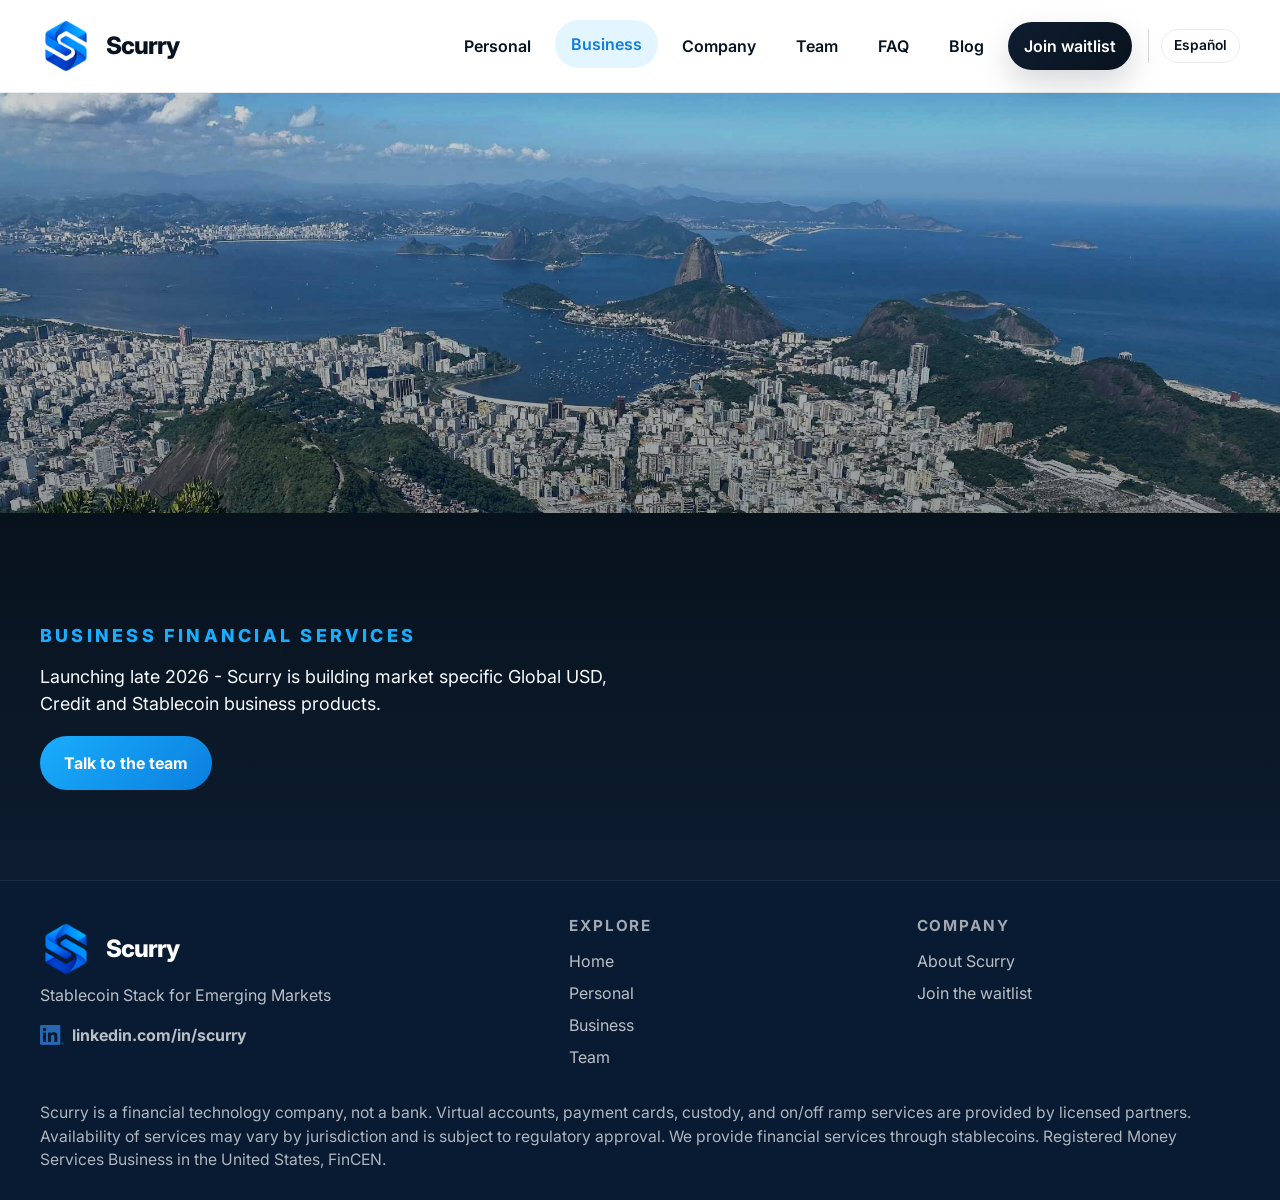
<file: business.html>
<!DOCTYPE html>
<html lang="en-US">
<head>
  
  <meta charset="UTF-8">
  <meta http-equiv="Cache-Control" content="no-cache, no-store, must-revalidate">
  <meta http-equiv="Pragma" content="no-cache">
  <meta http-equiv="Expires" content="0">
  <meta name="viewport" content="width=device-width, initial-scale=1.0">
  <link rel="preconnect" href="https://fonts.googleapis.com">
  <link rel="preconnect" href="https://fonts.gstatic.com" crossorigin>
  <link href="https://fonts.googleapis.com/css2?family=Inter:wght@400;500;600;700;800&display=swap" rel="stylesheet">
  <link rel="stylesheet" href="styles.css">

  <title>Scurry Business | 24X7 global account</title>
  <link rel="alternate" hreflang="en-US" href="business.html">
  <link rel="alternate" hreflang="es-MX" href="es_MX/business.html">
  <link rel="alternate" hreflang="x-default" href="business.html">
  <meta property="og:locale" content="en_US">
  <meta property="og:locale:alternate" content="es_MX">
</head>
<body>
  
  <header class="site-header solid-nav">
    <div class="container nav-row">
      <a href="index.html" class="brand" aria-label="Scurry Home">
        <img src="images/logo.png" alt="Scurry logo">
        <span>Scurry</span>
      </a>
      <button class="menu-toggle" aria-expanded="false" aria-controls="site-nav">Menu</button>
      <nav id="site-nav" class="site-nav">
        <a href="personal.html">Personal</a>
        <a href="business.html" class="active">Business</a>
        <a href="about.html">Company</a>
        <a href="team.html">Team</a>
        <a href="faq.html">FAQ</a>
        <a href="blog.html">Blog</a>
        <a href="coming-soon.html" class="nav-cta">Join waitlist</a>
      <div class="language-switcher" aria-label="Language options"><a href="es_MX/business.html" hreflang="es-MX" lang="es-MX">Español</a></div>
      </nav>
    </div>
  </header>

  <main>
    <section class="business-banner" aria-label="Scurry business banner"></section>
    
    <section class="page-hero section-dark compact-hero">
      <div class="container split-grid align-center">
        <div class="reveal split-copy">
          <p class="eyebrow accent">Business Financial Services</p>
          <p class="lead">Launching late 2026 - Scurry is building market specific Global USD, Credit and Stablecoin business products.</p>
          <a href="coming-soon.html" class="btn btn-primary">Talk to the team</a>
        </div>
      </div>
    </section>
  </main>
  
  <footer class="site-footer">
    <div class="container footer-grid">
      <div>
        <a href="index.html" class="brand footer-brand"><img src="images/logo.png" alt="Scurry logo"><span>Scurry</span></a>
        <p>Stablecoin Stack for Emerging Markets</p>
        <p class="role"><img height="20" src="images/LI.png" alt="LinkedIn icon"><a href="https://www.linkedin.com/company/scurry" target="_blank">linkedin.com/in/scurry</a></p>
      </div>
      <div>
        <h4>Explore</h4>
        <a href="index.html">Home</a>
        <a href="personal.html">Personal</a>
        <a href="business.html">Business</a>
        <a href="team.html">Team</a>
      </div>
      <div>
        <h4>Company</h4>
        <a href="about.html">About Scurry</a>
        <a href="coming-soon.html">Join the waitlist</a>
      </div>
    </div>
    <div class="container disclosure-row">
      <div class="disclosure-lite">Scurry is a financial technology company, not a bank. Virtual accounts, payment cards, custody, and on/off ramp services are provided by licensed partners. Availability of services may vary by jurisdiction and is subject to regulatory approval. We provide financial services through stablecoins. Registered Money Services Business in the United States, FinCEN.</div>
    </div>
  </footer>

  <script src="script.js"></script>
</body>
</html>
</file>
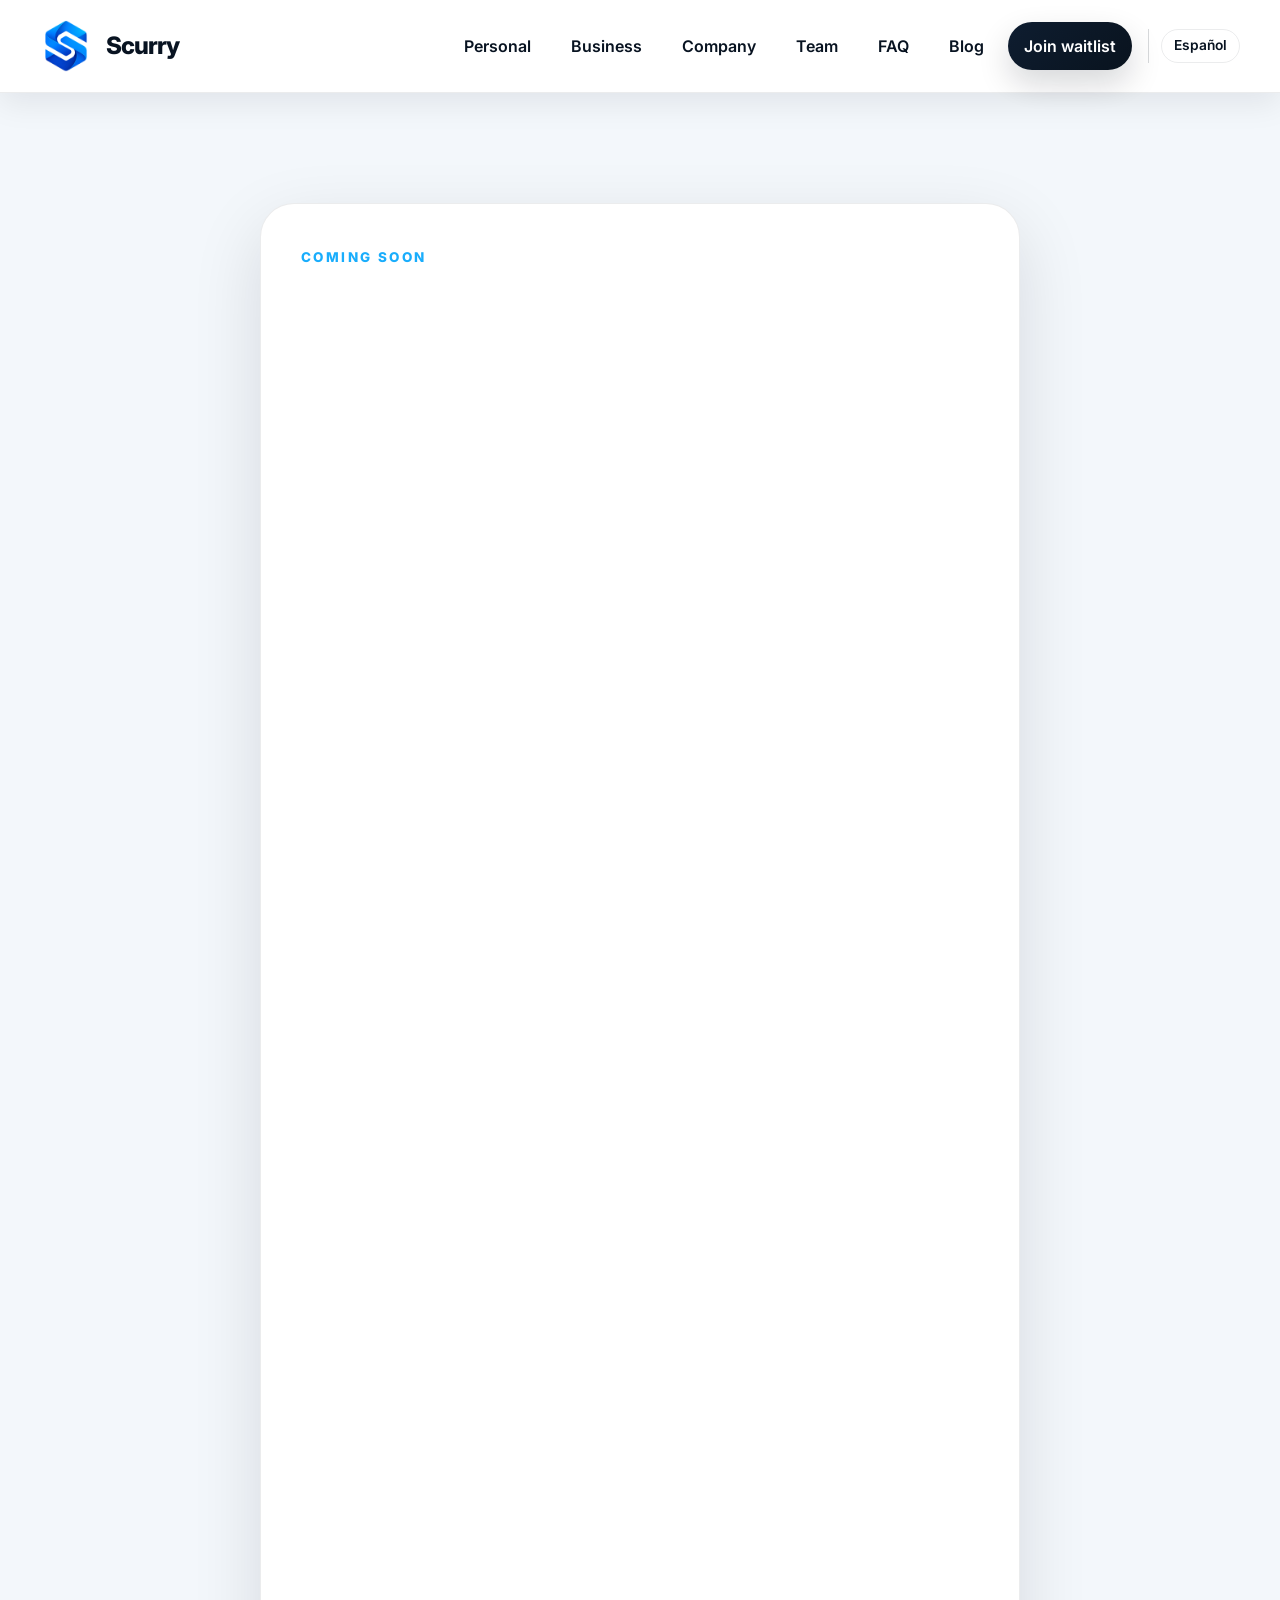
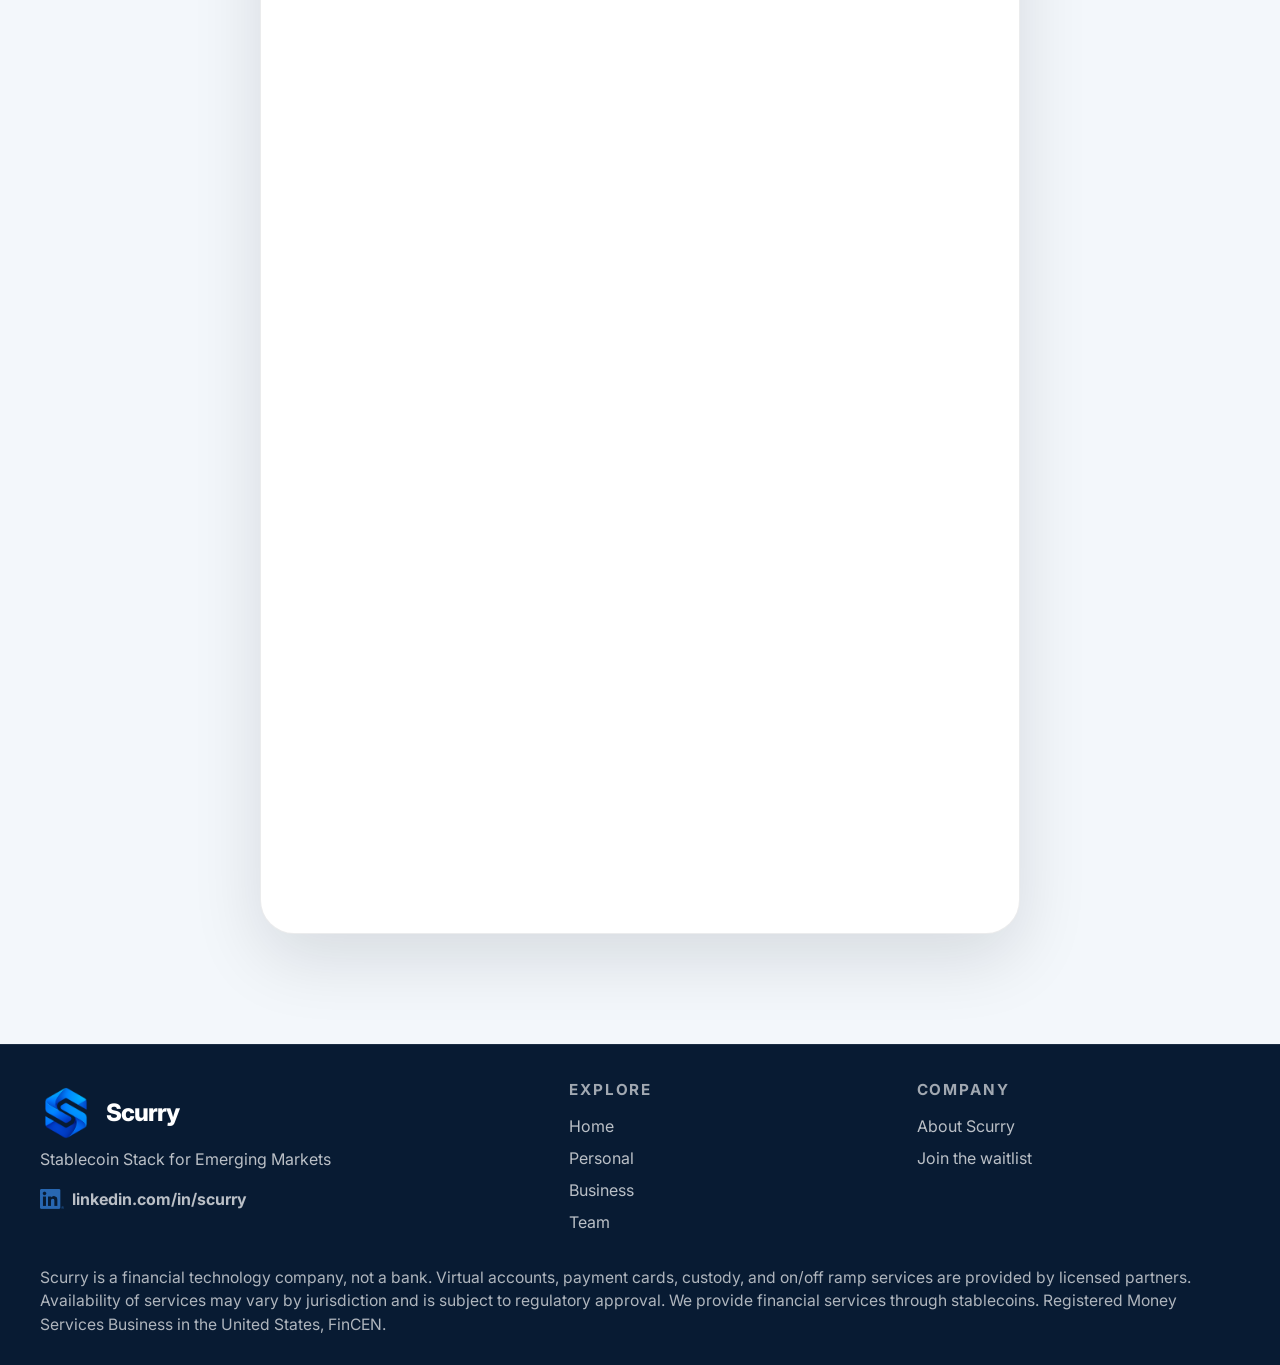
<file: coming-soon.html>
<!DOCTYPE html>
<html lang="en-US">
<head>
  
  <meta charset="UTF-8">
  <meta http-equiv="Cache-Control" content="no-cache, no-store, must-revalidate">
  <meta http-equiv="Pragma" content="no-cache">
  <meta http-equiv="Expires" content="0">
  <meta name="viewport" content="width=device-width, initial-scale=1.0">
  <link rel="preconnect" href="https://fonts.googleapis.com">
  <link rel="preconnect" href="https://fonts.gstatic.com" crossorigin>
  <link href="https://fonts.googleapis.com/css2?family=Inter:wght@400;500;600;700;800&display=swap" rel="stylesheet">
  <link rel="stylesheet" href="styles.css">

  <title>Join the waitlist | Scurry</title>
  <link rel="alternate" hreflang="en-US" href="coming-soon.html">
  <link rel="alternate" hreflang="es-MX" href="es_MX/coming-soon.html">
  <link rel="alternate" hreflang="x-default" href="coming-soon.html">
  <meta property="og:locale" content="en_US">
  <meta property="og:locale:alternate" content="es_MX">
</head>
<body>
  
  <header class="site-header solid-nav">
    <div class="container nav-row">
      <a href="index.html" class="brand" aria-label="Scurry Home">
        <img src="images/logo.png" alt="Scurry logo">
        <span>Scurry</span>
      </a>
      <button class="menu-toggle" aria-expanded="false" aria-controls="site-nav">Menu</button>
      <nav id="site-nav" class="site-nav">
        <a href="personal.html">Personal</a>
        <a href="business.html">Business</a>
        <a href="about.html">Company</a>
        <a href="team.html">Team</a>
        <a href="faq.html">FAQ</a>
        <a href="blog.html">Blog</a>
        <a href="coming-soon.html" class="nav-cta">Join waitlist</a>
      <div class="language-switcher" aria-label="Language options"><a href="es_MX/coming-soon.html" hreflang="es-MX" lang="es-MX">Español</a></div>
      </nav>
    </div>
  </header>

  <main class="section section-light waitlist-shell">
    <div class="container waitlist-card reveal visible">
      <p class="eyebrow">Coming soon</p>
      <iframe src="https://docs.google.com/forms/d/e/1FAIpQLScbxxU-2JRULag57qthW07WJlSWEFFRSmgs9vZPrsU0keuzTw/viewform?embedded=true" width="640" height="2206" frameborder="0" marginheight="0" marginwidth="0">Loading…</iframe>
    </div>
  </main>
  
  <footer class="site-footer">
    <div class="container footer-grid">
      <div>
        <a href="index.html" class="brand footer-brand"><img src="images/logo.png" alt="Scurry logo"><span>Scurry</span></a>
        <p>Stablecoin Stack for Emerging Markets</p>
        <p class="role"><img height="20" src="images/LI.png" alt="LinkedIn icon"><a href="https://www.linkedin.com/company/scurry" target="_blank">linkedin.com/in/scurry</a></p>
      </div>
      <div>
        <h4>Explore</h4>
        <a href="index.html">Home</a>
        <a href="personal.html">Personal</a>
        <a href="business.html">Business</a>
        <a href="team.html">Team</a>
      </div>
      <div>
        <h4>Company</h4>
        <a href="about.html">About Scurry</a>
        <a href="coming-soon.html">Join the waitlist</a>
      </div>
    </div>
    <div class="container disclosure-row">
      <div class="disclosure-lite">Scurry is a financial technology company, not a bank. Virtual accounts, payment cards, custody, and on/off ramp services are provided by licensed partners. Availability of services may vary by jurisdiction and is subject to regulatory approval. We provide financial services through stablecoins. Registered Money Services Business in the United States, FinCEN.</div>
    </div>
  </footer>

  <script src="script.js"></script>
</body>
</html>
</file>
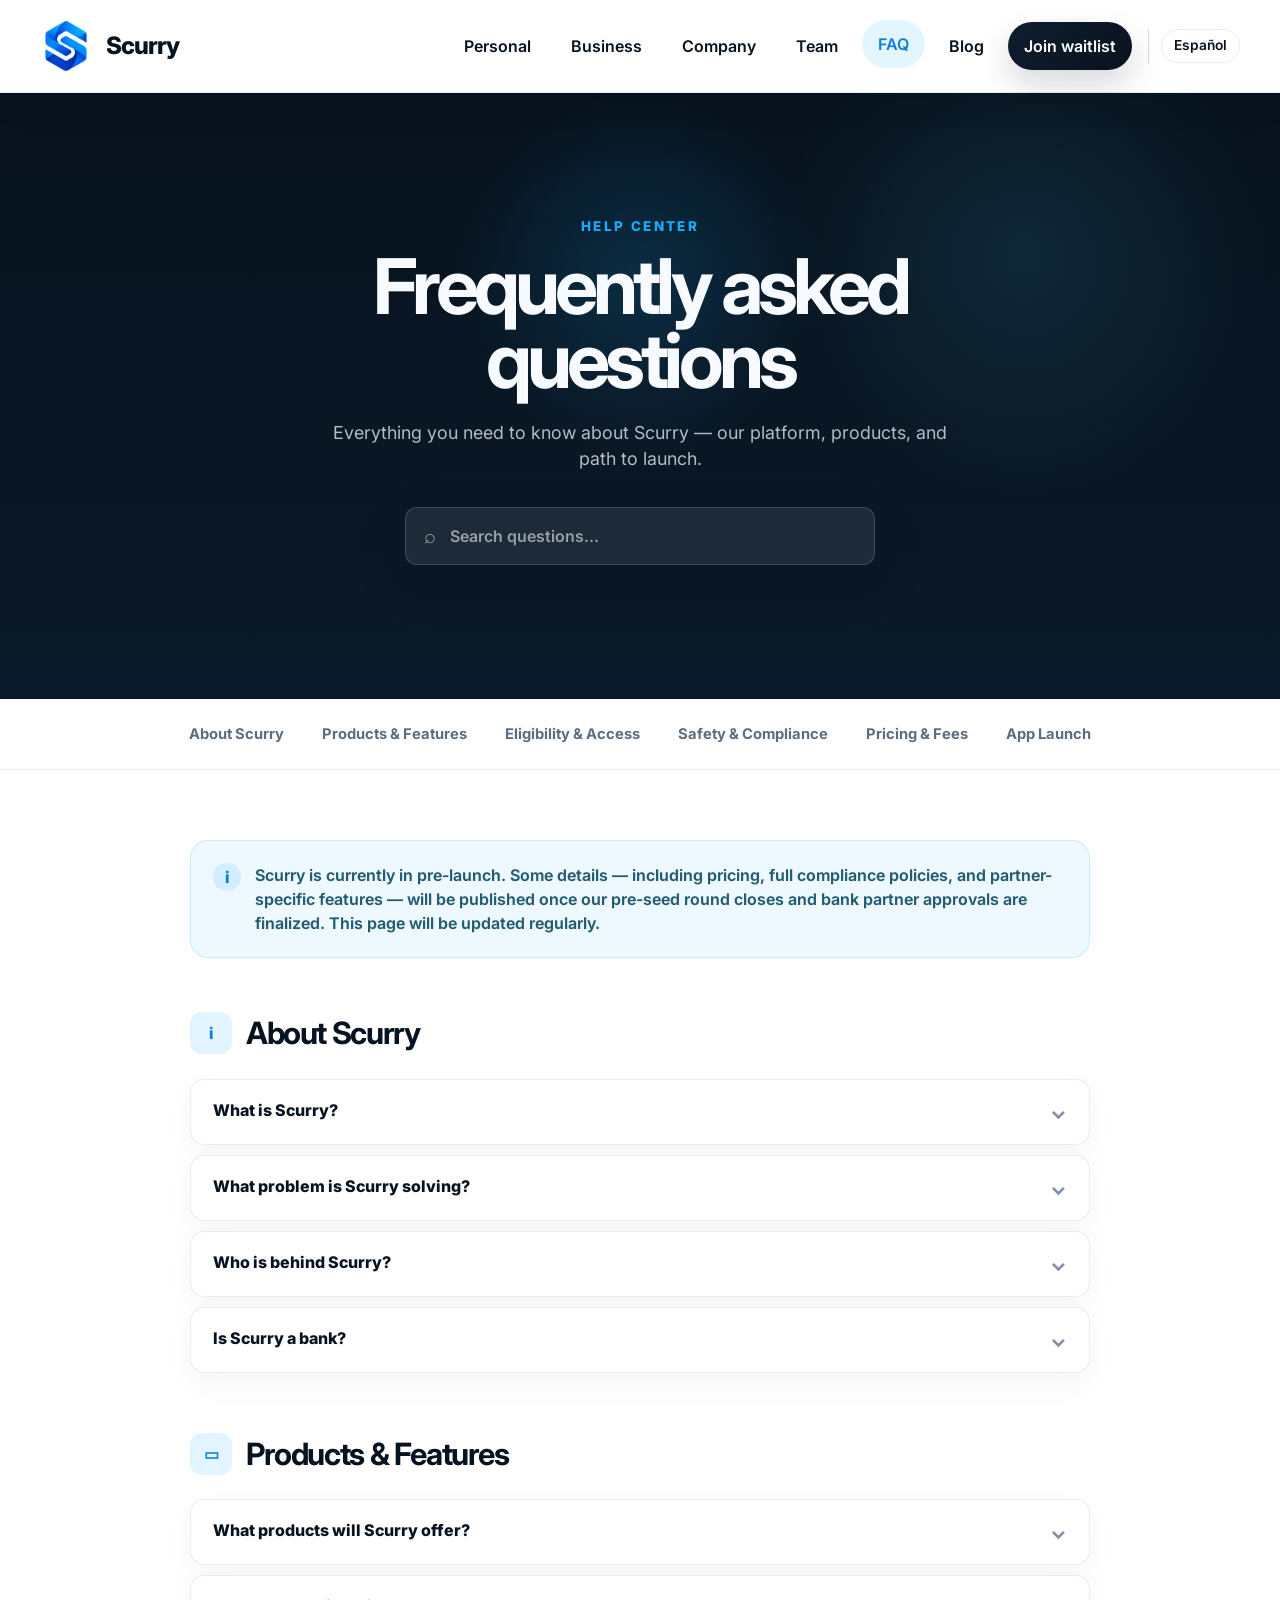
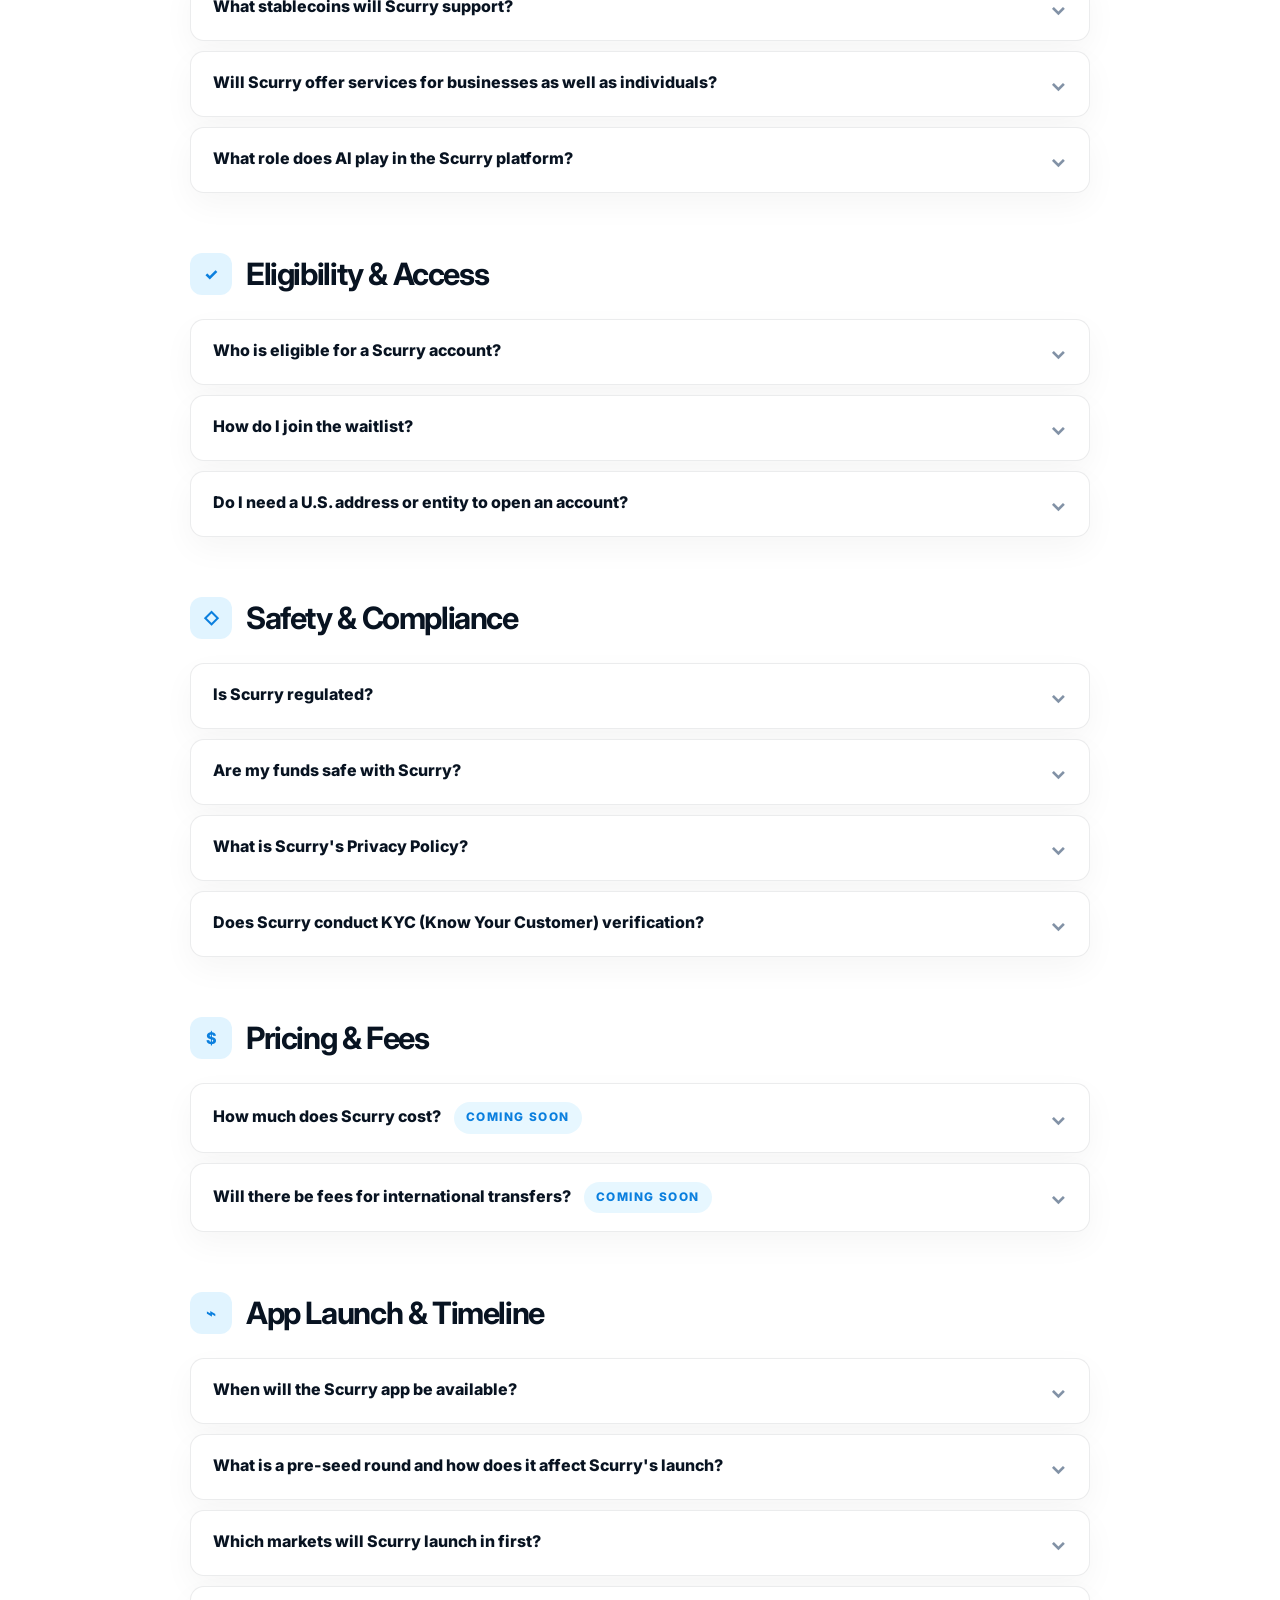
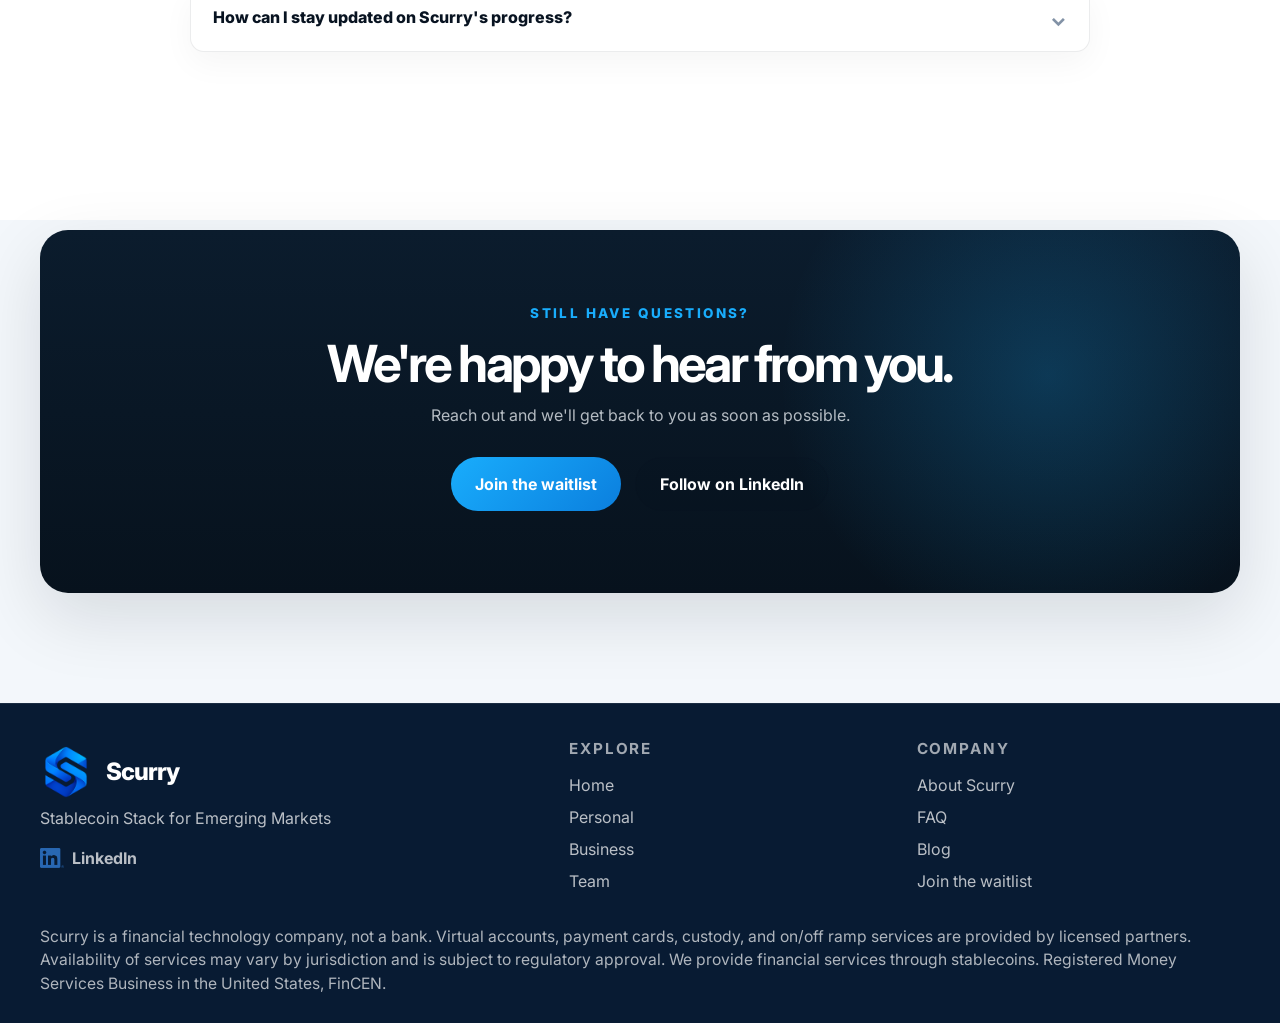
<file: faq.html>
<!DOCTYPE html>
<html lang="en-US">
<head>
  
  <meta charset="UTF-8">
  <meta http-equiv="Cache-Control" content="no-cache, no-store, must-revalidate">
  <meta http-equiv="Pragma" content="no-cache">
  <meta http-equiv="Expires" content="0">
  <meta name="viewport" content="width=device-width, initial-scale=1.0">
  <link rel="preconnect" href="https://fonts.googleapis.com">
  <link rel="preconnect" href="https://fonts.gstatic.com" crossorigin>
  <link href="https://fonts.googleapis.com/css2?family=Inter:wght@400;500;600;700;800&display=swap" rel="stylesheet">
  <link rel="stylesheet" href="styles.css">

  <title>FAQ | Scurry Help Center</title>
  <link rel="alternate" hreflang="en-US" href="faq.html">
  <link rel="alternate" hreflang="es-MX" href="es_MX/faq.html">
  <link rel="alternate" hreflang="x-default" href="faq.html">
  <meta property="og:locale" content="en_US">
  <meta property="og:locale:alternate" content="es_MX">
</head>
<body>
  
  <header class="site-header solid-nav">
    <div class="container nav-row">
      <a href="index.html" class="brand" aria-label="Scurry Home">
        <img src="images/logo.png" alt="Scurry logo">
        <span>Scurry</span>
      </a>
      <button class="menu-toggle" aria-expanded="false" aria-controls="site-nav">Menu</button>
      <nav id="site-nav" class="site-nav">
        <a href="personal.html">Personal</a>
        <a href="business.html">Business</a>
        <a href="about.html">Company</a>
        <a href="team.html">Team</a>
        <a href="faq.html" class="active">FAQ</a>
        <a href="blog.html">Blog</a>
        <a href="coming-soon.html" class="nav-cta">Join waitlist</a>
      <div class="language-switcher" aria-label="Language options"><a href="es_MX/faq.html" hreflang="es-MX" lang="es-MX">Español</a></div>
      </nav>
    </div>
  </header>

  <main>
    <section class="faq-hero section-dark">
      <div class="container center-stack reveal">
        <p class="eyebrow accent">Help center</p>
        <h1>Frequently asked questions</h1>
        <p class="section-intro">Everything you need to know about Scurry — our platform, products, and path to launch.</p>
        <label class="faq-search" for="faq-search">
          <span>⌕</span>
          <input id="faq-search" type="search" placeholder="Search questions..." autocomplete="off">
        </label>
      </div>
    </section>

    <nav class="faq-tabs" aria-label="FAQ sections">
      <div class="container faq-tabs-row">
        <a href="#about-scurry">About Scurry</a>
        <a href="#products-features">Products & Features</a>
        <a href="#eligibility-access">Eligibility & Access</a>
        <a href="#safety-compliance">Safety & Compliance</a>
        <a href="#pricing-fees">Pricing & Fees</a>
        <a href="#app-launch">App Launch</a>
      </div>
    </nav>

    <section class="section section-white faq-page-section">
      <div class="container faq-shell">
        <div class="faq-note reveal">
          <span>i</span>
          <p>Scurry is currently in pre-launch. Some details — including pricing, full compliance policies, and partner-specific features — will be published once our pre-seed round closes and bank partner approvals are finalized. This page will be updated regularly.</p>
        </div>

        <section class="faq-group reveal" id="about-scurry" data-faq-group>
          <div class="faq-group-heading">
            <span class="faq-icon">i</span>
            <h2>About Scurry</h2>
          </div>

          <details class="faq-item">
            <summary>What is Scurry?</summary>
            <div class="faq-answer">
              <p>Scurry is a financial technology company — not a bank — building a stablecoin platform for consumers and businesses in emerging markets, starting with Mexico and Latin America.</p>
              <p>We bridge traditional finance (TradFi) and decentralized finance (DeFi) by offering Global USD accounts, stablecoin-backed payment cards, and credit services. Think of us as a modern financial services alternative that combines the stability of the U.S. dollar with the speed and accessibility of blockchain technology.</p>
            </div>
          </details>

          <details class="faq-item">
            <summary>What problem is Scurry solving?</summary>
            <div class="faq-answer">
              <p>Traditional banking in emerging markets is slow, expensive, and often inaccessible. Individuals sending money home lose 3–7% to fees. Exporters wait five or more business days for wire transfers while paying hefty charges. Small businesses can't open U.S. accounts without costly legal structures.</p>
              <p>Scurry addresses these systemic issues with a hybrid human/AI financial model that uses stablecoin technology to deliver faster, cheaper, and fairer financial services to people who need them most.</p>
            </div>
          </details>

          <details class="faq-item">
            <summary>Who is behind Scurry?</summary>
            <div class="faq-answer">
              <p>Scurry was co-founded by Eric Kinney (Co-Founder & CEO) and Andreas Oesterer (Co-Founder & CTO), a team focused on bringing equitable financial services to underserved markets. We are currently in the process of closing our pre-seed venture round to fund the development and launch of our MVP products.</p>
              <p>Learn more about our team on the <a href="team.html">Team</a> page.</p>
            </div>
          </details>

          <details class="faq-item">
            <summary>Is Scurry a bank?</summary>
            <div class="faq-answer">
              <p>No. Scurry is a fintech company, not a bank. Virtual accounts, payment cards, custody services, and on/off-ramp services are provided through our licensed banking and stablecoin partners. Scurry holds a registered Money Services Business (MSB) license with FinCEN in the United States.</p>
            </div>
          </details>
        </section>

        <section class="faq-group reveal" id="products-features" data-faq-group>
          <div class="faq-group-heading">
            <span class="faq-icon">▭</span>
            <h2>Products & Features</h2>
          </div>

          <details class="faq-item">
            <summary>What products will Scurry offer?</summary>
            <div class="faq-answer">
              <p>Scurry's initial product suite includes three core offerings:</p>
              <ul>
                <li><strong>Global USD Accounts</strong> — Hold and transact in U.S. dollars from anywhere in the world, without requiring a U.S. entity or address.</li>
                <li><strong>Stablecoin-Backed Payment Cards</strong> — Spend stablecoins wherever major cards are accepted, with real-time conversion at the point of sale.</li>
                <li><strong>Credit Services</strong> — Access consumer and business credit products designed for customers in emerging markets who are underserved by traditional lenders.</li>
              </ul>
            </div>
          </details>

          <details class="faq-item">
            <summary>What stablecoins will Scurry support?</summary>
            <div class="faq-answer">
              <p>Scurry is establishing partnerships with leading stablecoin providers to ensure a stable and liquid experience for users. The full list of supported stablecoins will be announced prior to our app launch. Our focus is on dollar-pegged stablecoins that offer reliability, liquidity, and broad acceptance.</p>
            </div>
          </details>

          <details class="faq-item">
            <summary>Will Scurry offer services for businesses as well as individuals?</summary>
            <div class="faq-answer">
              <p>Yes. Scurry is designed for both consumers and businesses. Our business product suite is aimed at companies that need global USD accounts, cross-border payroll solutions, and lower-cost international transfers — particularly those operating across Latin American markets. Detailed business features will be available on the <a href="business.html">Business</a> page.</p>
            </div>
          </details>

          <details class="faq-item">
            <summary>What role does AI play in the Scurry platform?</summary>
            <div class="faq-answer">
              <p>Scurry employs a sophisticated hybrid model that integrates human expertise with advanced AI to deliver a more personalized and efficient financial experience. Our AI infrastructure streamlines account management, enhances risk assessment for credit products, and provides responsive, 24/7 customer support. To ensure the highest standards of accuracy and accountability, human oversight is maintained for all high-stakes financial decisions. Central to this experience is Murry, the flying squirrel — Scurry’s official mascot and primary AI agent — dedicated to assisting both consumer and business users with their unique financial needs.</p>
            </div>
          </details>
        </section>

        <section class="faq-group reveal" id="eligibility-access" data-faq-group>
          <div class="faq-group-heading">
            <span class="faq-icon">✓</span>
            <h2>Eligibility & Access</h2>
          </div>

          <details class="faq-item">
            <summary>Who is eligible for a Scurry account?</summary>
            <div class="faq-answer">
              <p>Scurry is designed to serve global citizens — individuals and businesses around the world who need access to USD accounts and stablecoin financial services. We are prioritizing users in Mexico and Latin America for our initial launch, with plans to expand to additional markets.</p>
              <p>Availability will be subject to jurisdictional regulations and partner approvals. Full eligibility criteria will be published prior to our app launch.</p>
            </div>
          </details>

          <details class="faq-item">
            <summary>How do I join the waitlist?</summary>
            <div class="faq-answer">
              <p>You can sign up for early access on the <a href="coming-soon.html">Join the waitlist</a> page. Joining the waitlist means you'll receive updates on our launch timeline and may receive priority access when the app goes live.</p>
            </div>
          </details>

          <details class="faq-item">
            <summary>Do I need a U.S. address or entity to open an account?</summary>
            <div class="faq-answer">
              <p>No. One of Scurry's core value propositions is providing access to Global USD accounts without requiring a U.S. legal entity, lawyer, or physical address. We are building for the millions of individuals and businesses globally who have been locked out of the U.S. financial system due to these barriers.</p>
            </div>
          </details>
        </section>

        <section class="faq-group reveal" id="safety-compliance" data-faq-group>
          <div class="faq-group-heading">
            <span class="faq-icon">◇</span>
            <h2>Safety & Compliance</h2>
          </div>

          <details class="faq-item">
            <summary>Is Scurry regulated?</summary>
            <div class="faq-answer">
              <p>Yes. Scurry is a registered Money Services Business (MSB) with the U.S. Financial Crimes Enforcement Network (FinCEN). We operate with a compliance-first philosophy, prioritizing regulatory alignment from day one — even before our platform goes live.</p>
              <p>Financial services on the Scurry platform will be provided by licensed banking and stablecoin partners who hold their own regulatory approvals.</p>
            </div>
          </details>

          <details class="faq-item">
            <summary>Are my funds safe with Scurry?</summary>
            <div class="faq-answer">
              <p>Scurry is not yet a live platform, so no customer funds are held at this time. When we launch, customer funds and stablecoin holdings will be managed through licensed partner institutions with their own regulatory safeguards. Full details on fund custody, partner protections, and applicable guarantees will be disclosed prior to launch.</p>
            </div>
          </details>

          <details class="faq-item">
            <summary>What is Scurry's Privacy Policy?</summary>
            <div class="faq-answer">
              <p>Scurry is currently finalizing our Privacy Policy and Terms of Use in coordination with our banking partners. Final approval on all compliance policies is expected shortly after our pre-seed investment round closes.</p>
              <p>We are committed to transparent, user-first data practices. Full documentation will be published on this website prior to app launch.</p>
            </div>
          </details>

          <details class="faq-item">
            <summary>Does Scurry conduct KYC (Know Your Customer) verification?</summary>
            <div class="faq-answer">
              <p>Yes. As a registered MSB and in alignment with our banking partners' requirements, Scurry will conduct KYC verification for all account holders. This is a legal requirement and a cornerstone of our compliance-first approach. Details of the verification process will be outlined when the app launches.</p>
            </div>
          </details>
        </section>

        <section class="faq-group reveal" id="pricing-fees" data-faq-group>
          <div class="faq-group-heading">
            <span class="faq-icon">$</span>
            <h2>Pricing & Fees</h2>
          </div>

          <details class="faq-item">
            <summary>How much does Scurry cost? <span class="faq-status">Coming soon</span></summary>
            <div class="faq-answer">
              <p>Scurry's complete fee schedule will be published prior to our app launch. Pricing is being finalized in coordination with our banking and stablecoin partners and is subject to regulatory approvals.</p>
              <p>Our commitment is to offer significantly lower fees than traditional banks and money transfer operators — one of our founding principles is eliminating the excessive costs that burden people in emerging markets.</p>
            </div>
          </details>

          <details class="faq-item">
            <summary>Will there be fees for international transfers? <span class="faq-status">Coming soon</span></summary>
            <div class="faq-answer">
              <p>We are building Scurry specifically to reduce the cost of moving money internationally — a market where traditional providers charge 3–7%. Our fee structure for transfers will be disclosed in the full fee schedule, published before launch.</p>
            </div>
          </details>
        </section>

        <section class="faq-group reveal" id="app-launch" data-faq-group>
          <div class="faq-group-heading">
            <span class="faq-icon">⌁</span>
            <h2>App Launch & Timeline</h2>
          </div>

          <details class="faq-item">
            <summary>When will the Scurry app be available?</summary>
            <div class="faq-answer">
              <p>The Scurry app is currently under development and is expected to launch in mid to late 2026. The exact date depends on completion of our pre-seed investment round and final approval from our banking and stablecoin partners.</p>
              <p><a href="coming-soon.html">Join the waitlist</a> to be among the first to know when we go live.</p>
            </div>
          </details>

          <details class="faq-item">
            <summary>What is a pre-seed round and how does it affect Scurry's launch?</summary>
            <div class="faq-answer">
              <p>A pre-seed round is an early-stage venture investment that provides the capital needed to build and launch our MVP. Closing this round is a key milestone that will enable us to finalize our banking partnerships, complete compliance approvals, and bring the Scurry app to market.</p>
              <p>Some details — including our full Privacy Policy, Terms of Use, and fee schedule — will be published once the pre-seed closes and partner approvals are finalized.</p>
            </div>
          </details>

          <details class="faq-item">
            <summary>Which markets will Scurry launch in first?</summary>
            <div class="faq-answer">
              <p>Scurry is prioritizing Mexico and Latin America for our initial launch, given the significant need for better cross-border remittance solutions in these regions. We plan to expand to additional markets over time. Global waitlist registrations are open, and availability will be confirmed by country as we approach launch.</p>
            </div>
          </details>

          <details class="faq-item">
            <summary>How can I stay updated on Scurry's progress?</summary>
            <div class="faq-answer">
              <p>The best way is to <a href="coming-soon.html">join our waitlist</a> for email updates. You can also follow us on <a href="https://www.linkedin.com/company/scurry/" target="_blank">LinkedIn</a> for announcements, team updates, and news about our launch milestones.</p>
            </div>
          </details>
        </section>

        <p class="faq-no-results" hidden>No matching questions found.</p>
      </div>
    </section>

    <section class="section section-light faq-cta-section">
      <div class="container faq-cta reveal">
        <p class="eyebrow accent">Still have questions?</p>
        <h2>We're happy to hear from you.</h2>
        <p>Reach out and we'll get back to you as soon as possible.</p>
        <div class="center-actions">
          <a href="coming-soon.html" class="btn btn-primary">Join the waitlist</a>
          <a href="https://www.linkedin.com/company/scurry/" target="_blank" class="btn btn-secondary">Follow on LinkedIn</a>
        </div>
      </div>
    </section>
  </main>
  
  <footer class="site-footer">
    <div class="container footer-grid">
      <div>
        <a href="index.html" class="brand footer-brand"><img src="images/logo.png" alt="Scurry logo"><span>Scurry</span></a>
        <p>Stablecoin Stack for Emerging Markets</p>
        <p class="role"><img height="20" src="images/LI.png" alt="LinkedIn icon"><a href="https://www.linkedin.com/company/scurry" target="_blank">LinkedIn</a></p>
      </div>
      <div>
        <h4>Explore</h4>
        <a href="index.html">Home</a>
        <a href="personal.html">Personal</a>
        <a href="business.html">Business</a>
        <a href="team.html">Team</a>
      </div>
      <div>
        <h4>Company</h4>
        <a href="about.html">About Scurry</a>
        <a href="faq.html">FAQ</a>
        <a href="blog.html">Blog</a>
        <a href="coming-soon.html">Join the waitlist</a>
      </div>
    </div>
    <div class="container disclosure-row">
      <div class="disclosure-lite">Scurry is a financial technology company, not a bank. Virtual accounts, payment cards, custody, and on/off ramp services are provided by licensed partners. Availability of services may vary by jurisdiction and is subject to regulatory approval. We provide financial services through stablecoins. Registered Money Services Business in the United States, FinCEN.</div>
    </div>
  </footer>

  <script src="script.js"></script>
</body>
</html>
</file>
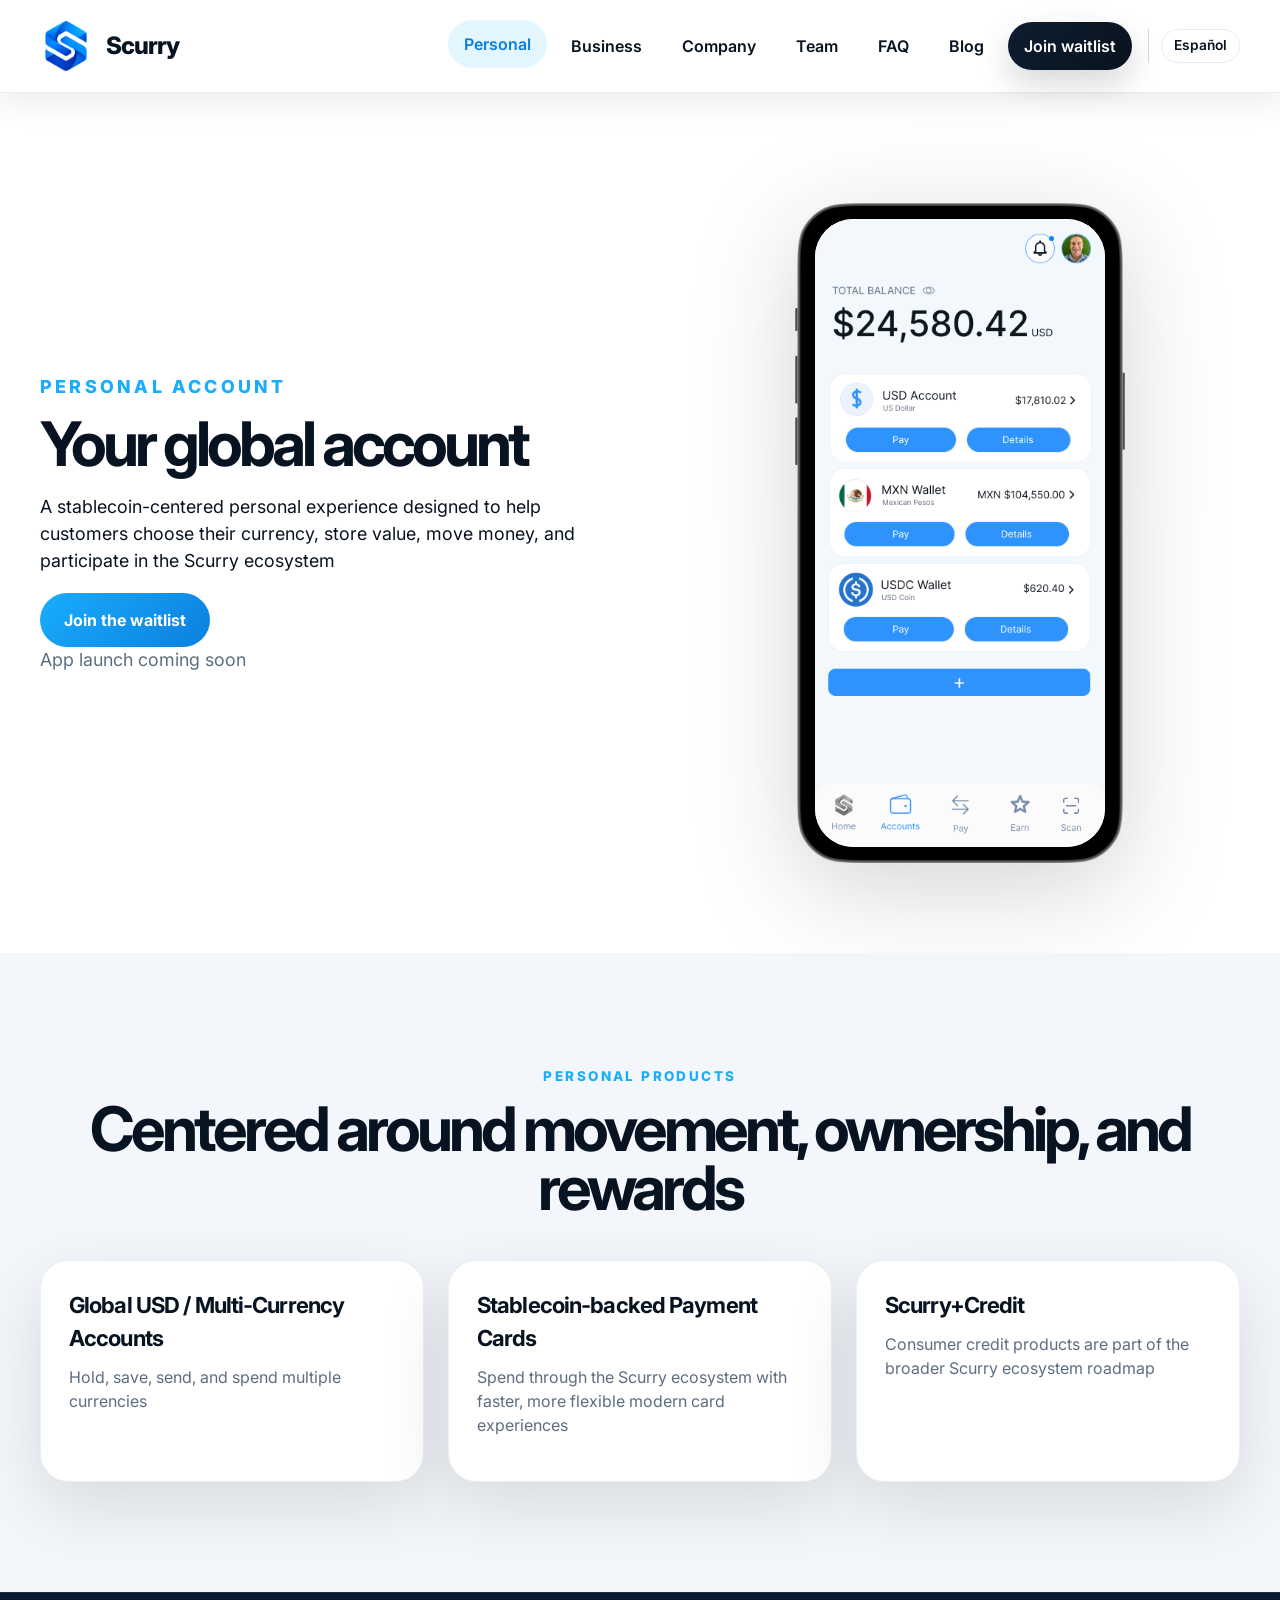
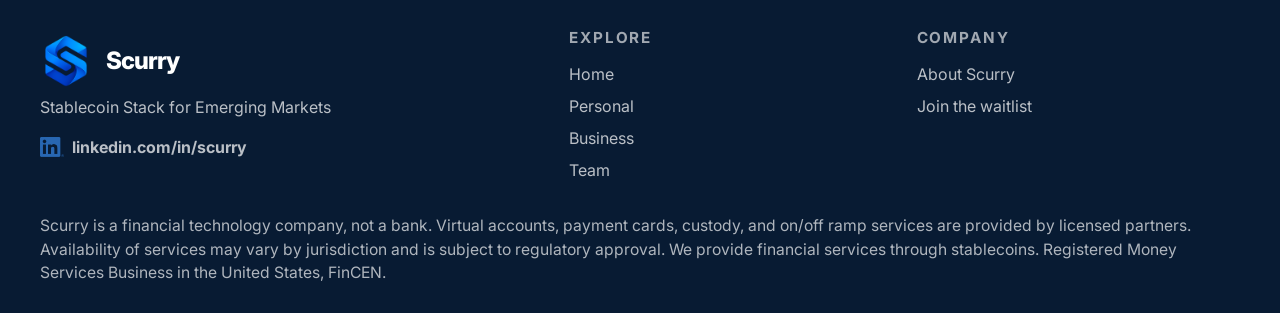
<file: personal.html>
<!DOCTYPE html>
<html lang="en-US">
<head>
  
  <meta charset="UTF-8">
  <meta http-equiv="Cache-Control" content="no-cache, no-store, must-revalidate">
  <meta http-equiv="Pragma" content="no-cache">
  <meta http-equiv="Expires" content="0">  
  <meta name="viewport" content="width=device-width, initial-scale=1.0">
  <link rel="preconnect" href="https://fonts.googleapis.com">
  <link rel="preconnect" href="https://fonts.gstatic.com" crossorigin>
  <link href="https://fonts.googleapis.com/css2?family=Inter:wght@400;500;600;700;800&display=swap" rel="stylesheet">
  <link rel="stylesheet" href="styles.css">

  <title>Scurry Personal | Your global account</title>
  <link rel="alternate" hreflang="en-US" href="personal.html">
  <link rel="alternate" hreflang="es-MX" href="es_MX/personal.html">
  <link rel="alternate" hreflang="x-default" href="personal.html">
  <meta property="og:locale" content="en_US">
  <meta property="og:locale:alternate" content="es_MX">
</head>
<body>
  
  <header class="site-header solid-nav">
    <div class="container nav-row">
      <a href="index.html" class="brand" aria-label="Scurry Home">
        <img src="images/logo.png" alt="Scurry logo">
        <span>Scurry</span>
      </a>
      <button class="menu-toggle" aria-expanded="false" aria-controls="site-nav">Menu</button>
      <nav id="site-nav" class="site-nav">
        <a href="personal.html" class="active">Personal</a>
        <a href="business.html">Business</a>
        <a href="about.html">Company</a>
        <a href="team.html">Team</a>
        <a href="faq.html">FAQ</a>
        <a href="blog.html">Blog</a>
        <a href="coming-soon.html" class="nav-cta">Join waitlist</a>
      <div class="language-switcher" aria-label="Language options"><a href="es_MX/personal.html" hreflang="es-MX" lang="es-MX">Español</a></div>
      </nav>
    </div>
  </header>

  <main>
    <section class="page-hero section-white compact-hero">
      <div class="container split-grid align-center">
        <div class="reveal split-copy">
          <p class="eyebrow">Personal account</p>
          <h1>Your global account</h1>
          <p class="lead">A stablecoin-centered personal experience designed to help customers choose their currency, store value, move money, and participate in the Scurry ecosystem</p>
          <a href="coming-soon.html" class="btn btn-primary">Join the waitlist</a>
          <p class="coming-label">App launch coming soon</p>
        </div>
        <div class="reveal delay-1">
          <div class="personal-phone-demo" aria-label="Scurry personal account app preview">
            <img class="personal-phone-frame" src="images/mockup/phoneLight.png" alt="">
          
            <div class="personal-phone-screen">
              <img src="images/mockup/screen4.png" alt="Scurry personal account screen">
            </div>
          </div>
        </div>
      </div>
    </section>

    <section class="section section-light">
      <div class="container section-heading reveal">
        <p class="eyebrow">Personal products</p>
        <h2>Centered around movement, ownership, and rewards</h2>
      </div>
      <div class="container feature-grid three-up">
        <article class="feature-card reveal"><h3>Global USD / Multi-Currency Accounts</h3><p>Hold, save, send, and spend multiple currencies</p></article>
        <article class="feature-card reveal delay-1"><h3>Stablecoin-backed Payment Cards</h3><p>Spend through the Scurry ecosystem with faster, more flexible modern card experiences</p></article>
        <article class="feature-card reveal delay-2"><h3>Scurry+Credit</h3><p>Consumer credit products are part of the broader Scurry ecosystem roadmap</p></article>
      </div>
    </section>
  </main>
  
  <footer class="site-footer">
    <div class="container footer-grid">
      <div>
        <a href="index.html" class="brand footer-brand"><img src="images/logo.png" alt="Scurry logo"><span>Scurry</span></a>
        <p>Stablecoin Stack for Emerging Markets</p>
        <p class="role"><img height="20" src="images/LI.png" alt="LinkedIn icon"><a href="https://www.linkedin.com/company/scurry" target="_blank">linkedin.com/in/scurry</a></p>
      </div>
      <div>
        <h4>Explore</h4>
        <a href="index.html">Home</a>
        <a href="personal.html">Personal</a>
        <a href="business.html">Business</a>
        <a href="team.html">Team</a>
      </div>
      <div>
        <h4>Company</h4>
        <a href="about.html">About Scurry</a>
        <a href="coming-soon.html">Join the waitlist</a>
      </div>
    </div>
    <div class="container disclosure-row">
      <div class="disclosure-lite">Scurry is a financial technology company, not a bank. Virtual accounts, payment cards, custody, and on/off ramp services are provided by licensed partners. Availability of services may vary by jurisdiction and is subject to regulatory approval. We provide financial services through stablecoins. Registered Money Services Business in the United States, FinCEN.</div>
    </div>
  </footer>

  <script src="script.js"></script>
</body>
</html>
</file>
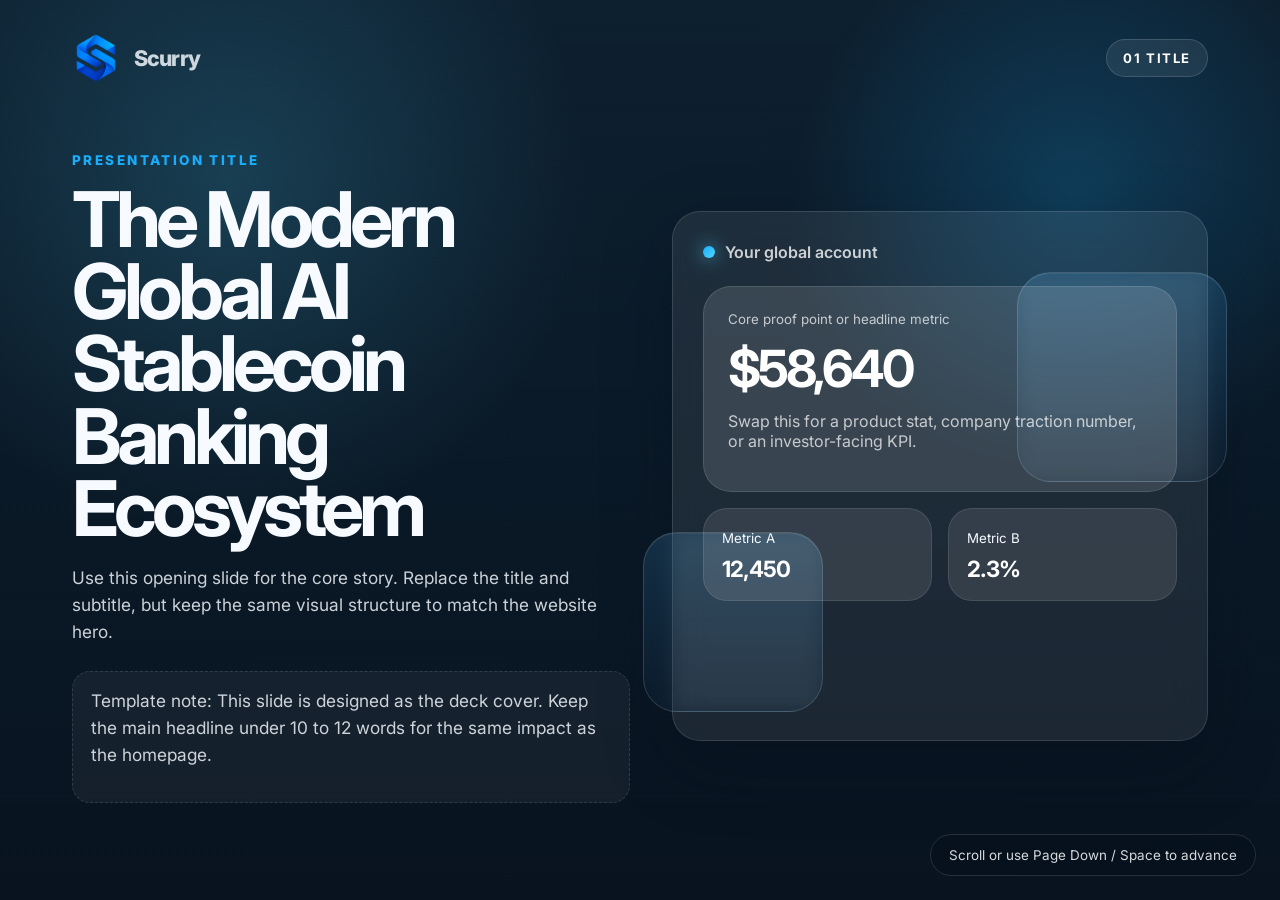
<file: slide-template.html>
<!DOCTYPE html>
<html lang="en">
<head>
  <meta charset="UTF-8">
  <meta name="viewport" content="width=device-width, initial-scale=1.0">
  <title>Scurry Slide Template</title>
  <link rel="preconnect" href="https://fonts.googleapis.com">
  <link rel="preconnect" href="https://fonts.gstatic.com" crossorigin>
  <link href="https://fonts.googleapis.com/css2?family=Inter:wght@400;500;600;700;800&display=swap" rel="stylesheet">
  <style>
    :root {
      --bg: #07121d;
      --bg-2: #0c1b2e;
      --bg-3: #0f2742;
      --surface: #ffffff;
      --surface-soft: #f3f7fb;
      --surface-muted: #eaf1f7;
      --text: #081321;
      --muted: #5d6d80;
      --line: rgba(8, 19, 33, 0.08);
      --line-strong: rgba(255,255,255,0.12);
      --accent: #19ADFC;
      --accent-deep: #0b7fde;
      --dark-text: #f7fbff;
      --radius: 28px;
      --radius-sm: 18px;
      --shadow: 0 24px 70px rgba(4, 15, 26, 0.12);
      --shadow-deep: 0 24px 70px rgba(4, 15, 26, 0.28);
    }

    * { box-sizing: border-box; }

    html { scroll-behavior: smooth; }

    body {
      margin: 0;
      font-family: 'Inter', sans-serif;
      color: var(--text);
      background: #020912;
      overflow: hidden;
    }

    img { display: block; max-width: 100%; }
    h1, h2, h3, h4, p { margin-top: 0; }

    .presentation {
      height: 100vh;
      overflow-y: auto;
      scroll-snap-type: y mandatory;
    }

    .slide {
      min-height: 100vh;
      scroll-snap-align: start;
      position: relative;
      overflow: hidden;
      padding: 108px 72px 56px;
      display: flex;
      align-items: stretch;
    }

    .slide-content {
      width: min(1260px, 100%);
      margin: 0 auto;
      display: flex;
      flex-direction: column;
      justify-content: center;
      position: relative;
      z-index: 2;
    }

    .slide-header {
      position: absolute;
      top: 34px;
      left: 72px;
      right: 72px;
      z-index: 5;
      display: flex;
      align-items: center;
      justify-content: space-between;
      gap: 24px;
    }

    .brand {
      display: inline-flex;
      align-items: center;
      gap: 14px;
      font-weight: 800;
      font-size: 1.35rem;
      letter-spacing: -0.04em;
    }

    .brand img {
      width: 48px;
      height: 48px;
      object-fit: contain;
    }

    .slide-index {
      border-radius: 999px;
      padding: 10px 16px;
      font-size: 0.82rem;
      font-weight: 700;
      letter-spacing: 0.12em;
      text-transform: uppercase;
    }

    .eyebrow {
      display: inline-block;
      margin-bottom: 16px;
      color: var(--accent);
      font-size: 0.84rem;
      font-weight: 800;
      letter-spacing: 0.18em;
      text-transform: uppercase;
    }

    h1 {
      font-size: clamp(3.6rem, 6vw, 6rem);
      line-height: 0.94;
      letter-spacing: -0.065em;
      margin-bottom: 20px;
      max-width: 11ch;
    }

    h2 {
      font-size: clamp(2.4rem, 4.5vw, 4.5rem);
      line-height: 0.96;
      letter-spacing: -0.06em;
      margin-bottom: 18px;
      max-width: 12ch;
    }

    h3 {
      font-size: 1.34rem;
      letter-spacing: -0.04em;
      margin-bottom: 10px;
    }

    .lead,
    .deck-text,
    .quote,
    .bullet-item p,
    .stat-label,
    .placeholder-note {
      font-size: clamp(1rem, 1.35vw, 1.22rem);
      line-height: 1.55;
    }

    .lead,
    .deck-text {
      max-width: 54rem;
      margin-bottom: 0;
    }

    .placeholder-note {
      color: var(--muted);
    }

    .slide-dark {
      color: var(--dark-text);
      background:
        radial-gradient(circle at 18% 20%, rgba(83,214,255,0.18), transparent 28%),
        radial-gradient(circle at 84% 22%, rgba(25,173,252,0.22), transparent 22%),
        linear-gradient(180deg, #0d2030 0%, #08131f 100%);
    }

    .slide-dark .brand,
    .slide-dark .lead,
    .slide-dark .deck-text,
    .slide-dark .placeholder-note,
    .slide-dark .bullet-item p,
    .slide-dark .quote,
    .slide-dark .stat-label {
      color: rgba(247, 251, 255, 0.82);
    }

    .slide-dark .slide-index {
      color: #fff;
      background: rgba(255,255,255,0.08);
      border: 1px solid rgba(255,255,255,0.14);
    }

    .slide-light {
      background: var(--surface-soft);
    }

    .slide-light .slide-index,
    .slide-gradient .slide-index {
      color: var(--accent-deep);
      background: rgba(25,173,252,0.10);
      border: 1px solid rgba(25,173,252,0.16);
    }

    .slide-gradient {
      background:
        radial-gradient(circle at 78% 36%, rgba(25,173,252,0.14), transparent 20%),
        linear-gradient(180deg, #f4f8fc 0%, #eef4fa 100%);
    }

    .two-column {
      display: grid;
      grid-template-columns: 1.02fr 0.98fr;
      gap: 42px;
      align-items: center;
    }

    .three-up {
      display: grid;
      grid-template-columns: repeat(3, minmax(0, 1fr));
      gap: 24px;
      margin-top: 36px;
    }

    .info-panel,
    .quote-card,
    .metric-card,
    .feature-card,
    .visual-card,
    .glass-panel {
      border-radius: var(--radius);
      box-shadow: var(--shadow);
    }

    .info-panel,
    .feature-card,
    .metric-card,
    .visual-card {
      background: #fff;
      border: 1px solid var(--line);
      padding: 28px;
    }

    .quote-card,
    .glass-panel {
      background: rgba(255,255,255,0.08);
      border: 1px solid rgba(255,255,255,0.12);
      box-shadow: var(--shadow-deep);
      backdrop-filter: blur(18px);
      -webkit-backdrop-filter: blur(18px);
      padding: 30px;
    }

    .metric-stack,
    .bullet-list {
      display: grid;
      gap: 18px;
    }

    .bullet-item {
      display: grid;
      grid-template-columns: 14px 1fr;
      gap: 14px;
      align-items: start;
    }

    .bullet-item span {
      width: 14px;
      height: 14px;
      border-radius: 50%;
      margin-top: 6px;
      background: linear-gradient(135deg, var(--accent), #53d6ff);
      box-shadow: 0 0 18px rgba(83,214,255,.6);
    }

    .bullet-item p {
      margin: 0;
    }

    .hero-device {
      position: relative;
      padding: 30px;
      min-height: 530px;
    }

    .device-badge {
      display: inline-flex;
      align-items: center;
      gap: 10px;
      color: rgba(255,255,255,.78);
      font-weight: 600;
      margin-bottom: 24px;
    }

    .device-badge span:first-child {
      width: 12px;
      height: 12px;
      border-radius: 50%;
      background: linear-gradient(135deg, var(--accent), #53d6ff);
      box-shadow: 0 0 18px rgba(83,214,255,.8);
    }

    .balance-card {
      border-radius: 28px;
      background: rgba(255,255,255,0.12);
      border: 1px solid rgba(255,255,255,0.12);
      padding: 24px;
    }

    .balance-card small,
    .mini-muted {
      display: block;
      color: rgba(255,255,255,.72);
    }

    .balance-card h3 {
      font-size: clamp(2.4rem, 4vw, 3.7rem);
      letter-spacing: -.06em;
      margin: 10px 0 12px;
      color: #fff;
    }

    .balance-grid {
      display: grid;
      grid-template-columns: repeat(2, minmax(0, 1fr));
      gap: 16px;
      margin-top: 16px;
    }

    .ticker-card {
      padding: 18px;
      border-radius: 24px;
      background: rgba(255,255,255,0.10);
      border: 1px solid rgba(255,255,255,0.1);
    }

    .ticker-card strong {
      display: block;
      font-size: 1.4rem;
      letter-spacing: -.04em;
      margin-top: 8px;
      color: #fff;
    }

    .orb {
      position: absolute;
      border-radius: 34px;
      border: 1px solid rgba(255,255,255,0.14);
      background: linear-gradient(180deg, rgba(58, 140, 196, 0.22), rgba(21, 57, 88, 0.2));
      box-shadow: inset 0 1px 0 rgba(255,255,255,0.06);
      backdrop-filter: blur(10px);
      -webkit-backdrop-filter: blur(10px);
    }

    .orb-1 {
      width: 180px;
      height: 180px;
      left: -30px;
      bottom: 28px;
    }

    .orb-2 {
      width: 210px;
      height: 210px;
      right: -20px;
      top: 60px;
    }

    .quote {
      margin: 0;
      line-height: 1.7;
    }

    .quote-author {
      display: block;
      margin-top: 18px;
      font-weight: 700;
      color: rgba(255,255,255,.72);
      font-style: normal;
    }

    .stat-grid {
      display: grid;
      grid-template-columns: repeat(3, minmax(0, 1fr));
      gap: 22px;
      margin-top: 40px;
    }

    .metric-card strong {
      display: block;
      font-size: clamp(2rem, 3vw, 3rem);
      line-height: 1;
      letter-spacing: -.06em;
      margin-bottom: 10px;
      color: var(--text);
    }

    .metric-card.accent {
      background: linear-gradient(135deg, #0e1d30, #09131e);
      border-color: rgba(255,255,255,0.08);
      box-shadow: var(--shadow-deep);
    }

    .metric-card.accent strong,
    .metric-card.accent .stat-label {
      color: #fff;
    }

    .feature-card {
      min-height: 210px;
      display: flex;
      flex-direction: column;
      justify-content: space-between;
    }

    .feature-accent {
      display: inline-flex;
      align-items: center;
      gap: 10px;
      color: var(--accent-deep);
      font-weight: 700;
      margin-bottom: 14px;
    }

    .feature-accent::before {
      content: "";
      width: 12px;
      height: 12px;
      border-radius: 50%;
      background: linear-gradient(135deg, var(--accent), #53d6ff);
      box-shadow: 0 0 18px rgba(83,214,255,.55);
    }

    .shield-panel {
      display: grid;
      place-items: center;
      min-height: 430px;
    }

    .shield-outline {
      width: min(360px, 72vw);
      aspect-ratio: 1 / 1.1;
      clip-path: polygon(50% 0%, 88% 16%, 88% 64%, 50% 100%, 12% 64%, 12% 16%);
      background: linear-gradient(180deg, rgba(255,255,255,0.95), rgba(236,243,250,0.92));
      box-shadow: inset 0 0 0 1px rgba(8,19,33,0.06), 0 22px 50px rgba(4, 15, 26, 0.10);
      display: grid;
      place-items: center;
    }

    .shield-outline img {
      width: 46%;
      object-fit: contain;
    }

    .closing {
      text-align: center;
      align-items: center;
    }

    .closing .slide-content {
      align-items: center;
      text-align: center;
    }

    .closing h1,
    .closing .lead {
      max-width: 14ch;
    }

    .deck-url {
      display: inline-flex;
      margin-top: 28px;
      padding: 14px 22px;
      border-radius: 999px;
      background: rgba(255,255,255,0.1);
      border: 1px solid rgba(255,255,255,0.14);
      color: #fff;
      font-weight: 700;
      letter-spacing: -0.02em;
    }

    .controls {
      position: fixed;
      right: 24px;
      bottom: 24px;
      z-index: 20;
      border-radius: 999px;
      padding: 12px 18px;
      background: rgba(7, 18, 29, 0.66);
      border: 1px solid rgba(255,255,255,0.12);
      color: rgba(255,255,255,0.84);
      font-size: 0.84rem;
      backdrop-filter: blur(14px);
      -webkit-backdrop-filter: blur(14px);
    }

    .template-tip {
      margin-top: 26px;
      padding: 16px 18px;
      border-radius: var(--radius-sm);
      background: rgba(8,19,33,0.04);
      border: 1px dashed rgba(8,19,33,0.12);
      max-width: 58rem;
    }

    .slide-dark .template-tip {
      background: rgba(255,255,255,0.05);
      border-color: rgba(255,255,255,0.12);
    }

    @media (max-width: 1100px) {
      .slide {
        padding-left: 48px;
        padding-right: 48px;
      }

      .slide-header {
        left: 48px;
        right: 48px;
      }

      .two-column,
      .three-up,
      .stat-grid,
      .balance-grid {
        grid-template-columns: 1fr;
      }

      .hero-device {
        min-height: auto;
      }
    }

    @media (max-width: 760px) {
      body {
        overflow: auto;
      }

      .presentation {
        height: auto;
        overflow: visible;
      }

      .slide {
        min-height: auto;
        padding: 104px 22px 44px;
        scroll-snap-align: none;
      }

      .slide-header {
        top: 22px;
        left: 22px;
        right: 22px;
      }

      .brand img {
        width: 42px;
        height: 42px;
      }

      .brand {
        font-size: 1.18rem;
      }

      .slide-index {
        display: none;
      }

      .controls {
        display: none;
      }
    }

    @media print {
      body {
        background: #fff;
        overflow: visible;
      }

      .presentation {
        height: auto;
        overflow: visible;
      }

      .slide {
        min-height: 100vh;
        page-break-after: always;
      }

      .controls {
        display: none;
      }
    }
  </style>
</head>
<body>
  <div class="presentation">
    <section class="slide slide-dark">
      <div class="slide-header">
        <div class="brand">
          <img src="images/logo.png" alt="Scurry logo">
          <span>Scurry</span>
        </div>
        <div class="slide-index">01 Title</div>
      </div>
      <div class="slide-content">
        <div class="two-column">
          <div>
            <p class="eyebrow">Presentation Title</p>
            <h1>The Modern Global AI Stablecoin Banking Ecosystem</h1>
            <p class="lead">Use this opening slide for the core story. Replace the title and subtitle, but keep the same visual structure to match the website hero.</p>
            <div class="template-tip">
              <p class="placeholder-note">Template note: This slide is designed as the deck cover. Keep the main headline under 10 to 12 words for the same impact as the homepage.</p>
            </div>
          </div>
          <div class="glass-panel hero-device">
            <div class="orb orb-1" aria-hidden="true"></div>
            <div class="orb orb-2" aria-hidden="true"></div>
            <div style="position: relative; z-index: 2;">
              <div class="device-badge"><span></span><span>Your global account</span></div>
              <div class="balance-card">
                <small>Core proof point or headline metric</small>
                <h3>$58,640</h3>
                <p class="mini-muted">Swap this for a product stat, company traction number, or an investor-facing KPI.</p>
              </div>
              <div class="balance-grid">
                <div class="ticker-card">
                  <small>Metric A</small>
                  <strong>12,450</strong>
                </div>
                <div class="ticker-card">
                  <small>Metric B</small>
                  <strong>2.3%</strong>
                </div>
              </div>
            </div>
          </div>
        </div>
      </div>
    </section>

    <section class="slide slide-light">
      <div class="slide-header">
        <div class="brand">
          <img src="images/logo.png" alt="Scurry logo">
          <span>Scurry</span>
        </div>
        <div class="slide-index">02 Problem</div>
      </div>
      <div class="slide-content">
        <p class="eyebrow">The Challenge</p>
        <h2>Traditional finance still leaves key markets behind</h2>
        <div class="two-column">
          <div class="info-panel">
            <h3>Problem framing</h3>
            <div class="bullet-list">
              <div class="bullet-item"><span></span><p>High transaction and processing fees reduce margins for businesses.</p></div>
              <div class="bullet-item"><span></span><p>Cross-border movement remains slow, fragmented, and expensive.</p></div>
              <div class="bullet-item"><span></span><p>Consumers in high-inflation markets need better currency access and stability.</p></div>
              <div class="bullet-item"><span></span><p>Replace these with the three to five pain points your audience needs to remember.</p></div>
            </div>
          </div>
          <div class="quote-card">
            <p class="eyebrow">Narrative Support</p>
            <p class="quote">Use the right side for a founder quote, a customer insight, or a single chart screenshot exported into this panel later.</p>
            <cite class="quote-author">Optional attribution</cite>
          </div>
        </div>
      </div>
    </section>

    <section class="slide slide-dark">
      <div class="slide-header">
        <div class="brand">
          <img src="images/logo.png" alt="Scurry logo">
          <span>Scurry</span>
        </div>
        <div class="slide-index">03 Solution</div>
      </div>
      <div class="slide-content">
        <div class="two-column">
          <div>
            <p class="eyebrow">Solution</p>
            <h2>A hybrid human and AI model for modern banking</h2>
            <p class="deck-text">This layout mirrors the site’s dark sections. It works well for product positioning, go-to-market strategy, or explaining how multiple offerings connect inside one ecosystem.</p>
          </div>
          <div class="metric-stack">
            <div class="quote-card">
              <h3>Core value proposition</h3>
              <p class="deck-text">Store, earn, own, invest, move, and spend across fiat and stablecoins with one unified experience.</p>
            </div>
            <div class="quote-card">
              <h3>Operational edge</h3>
              <p class="deck-text">Use this card for fee savings, product differentiation, compliance posture, or distribution leverage.</p>
            </div>
          </div>
        </div>
      </div>
    </section>

    <section class="slide slide-gradient">
      <div class="slide-header">
        <div class="brand">
          <img src="images/logo.png" alt="Scurry logo">
          <span>Scurry</span>
        </div>
        <div class="slide-index">04 Products</div>
      </div>
      <div class="slide-content">
        <p class="eyebrow">Ecosystem</p>
        <h2>Use this grid for products, markets, or roadmap pillars</h2>
        <div class="three-up">
          <div class="feature-card">
            <div>
              <div class="feature-accent">Product One</div>
              <h3>Global USD / multi-currency accounts</h3>
              <p class="deck-text">Replace with your own short description. Keep each card to one idea and one sentence.</p>
            </div>
          </div>
          <div class="feature-card">
            <div>
              <div class="feature-accent">Product Two</div>
              <h3>Stablecoin-backed payments and cards</h3>
              <p class="deck-text">This card style borrows directly from the site’s light-surface panels and shadows.</p>
            </div>
          </div>
          <div class="feature-card">
            <div>
              <div class="feature-accent">Product Three</div>
              <h3>Credit and embedded finance extensions</h3>
              <p class="deck-text">Use the same rhythm for new lines so the deck feels consistent across slides.</p>
            </div>
          </div>
        </div>
      </div>
    </section>

    <section class="slide slide-light">
      <div class="slide-header">
        <div class="brand">
          <img src="images/logo.png" alt="Scurry logo">
          <span>Scurry</span>
        </div>
        <div class="slide-index">05 Metrics</div>
      </div>
      <div class="slide-content">
        <p class="eyebrow">Traction</p>
        <h2>Show the numbers that move the audience</h2>
        <p class="lead">This slide is for traction, market sizing, or business model proof. Replace these placeholders with the three most important metrics, not every metric you have.</p>
        <div class="stat-grid">
          <div class="metric-card accent">
            <strong>$24M</strong>
            <div class="stat-label">Example annual transaction volume or GMV figure</div>
          </div>
          <div class="metric-card">
            <strong>42%</strong>
            <div class="stat-label">Example improvement, conversion rate, or unit economics metric</div>
          </div>
          <div class="metric-card">
            <strong>18</strong>
            <div class="stat-label">Example partner, market, or customer count</div>
          </div>
        </div>
      </div>
    </section>

    <section class="slide slide-gradient">
      <div class="slide-header">
        <div class="brand">
          <img src="images/logo.png" alt="Scurry logo">
          <span>Scurry</span>
        </div>
        <div class="slide-index">06 Trust</div>
      </div>
      <div class="slide-content">
        <div class="two-column">
          <div>
            <p class="eyebrow">Security By Design</p>
            <h2>Use this layout for trust, compliance, or defensibility</h2>
            <p class="deck-text">The visual treatment comes from the site’s shield section. It works well for risk controls, regulatory readiness, banking partners, or infrastructure credibility.</p>
            <div class="template-tip">
              <p class="placeholder-note">Template note: If you swap in logos or certifications here, keep them inside the same geometric container so the deck still feels on-brand.</p>
            </div>
          </div>
          <div class="shield-panel" aria-hidden="true">
            <div class="shield-outline">
              <img src="images/logo.png" alt="Scurry logo">
            </div>
          </div>
        </div>
      </div>
    </section>

    <section class="slide slide-dark closing">
      <div class="slide-header">
        <div class="brand">
          <img src="images/logo.png" alt="Scurry logo">
          <span>Scurry</span>
        </div>
        <div class="slide-index">07 Close</div>
      </div>
      <div class="slide-content">
        <p class="eyebrow">Closing Slide</p>
        <h1>Join the Scurry story</h1>
        <p class="lead">Use this final slide for contact details, fundraising ask, product launch CTA, or meeting follow-up information.</p>
        <div class="deck-url">scurry.com</div>
      </div>
    </section>
  </div>

  <div class="controls">Scroll or use Page Down / Space to advance</div>

  <script>
    (function () {
      const slides = Array.from(document.querySelectorAll('.slide'));
      let index = 0;

      function focusSlide(nextIndex) {
        index = Math.max(0, Math.min(slides.length - 1, nextIndex));
        slides[index].scrollIntoView({ behavior: 'smooth', block: 'start' });
      }

      document.addEventListener('keydown', (event) => {
        const forward = ['ArrowDown', 'PageDown', ' '];
        const backward = ['ArrowUp', 'PageUp'];

        if (forward.includes(event.key)) {
          event.preventDefault();
          focusSlide(index + 1);
        } else if (backward.includes(event.key)) {
          event.preventDefault();
          focusSlide(index - 1);
        } else if (event.key === 'Home') {
          event.preventDefault();
          focusSlide(0);
        } else if (event.key === 'End') {
          event.preventDefault();
          focusSlide(slides.length - 1);
        }
      });

      const observer = new IntersectionObserver((entries) => {
        entries.forEach((entry) => {
          if (entry.isIntersecting) {
            index = slides.indexOf(entry.target);
          }
        });
      }, { threshold: 0.6 });

      slides.forEach((slide) => observer.observe(slide));
    }());
  </script>
</body>
</html>
</file>
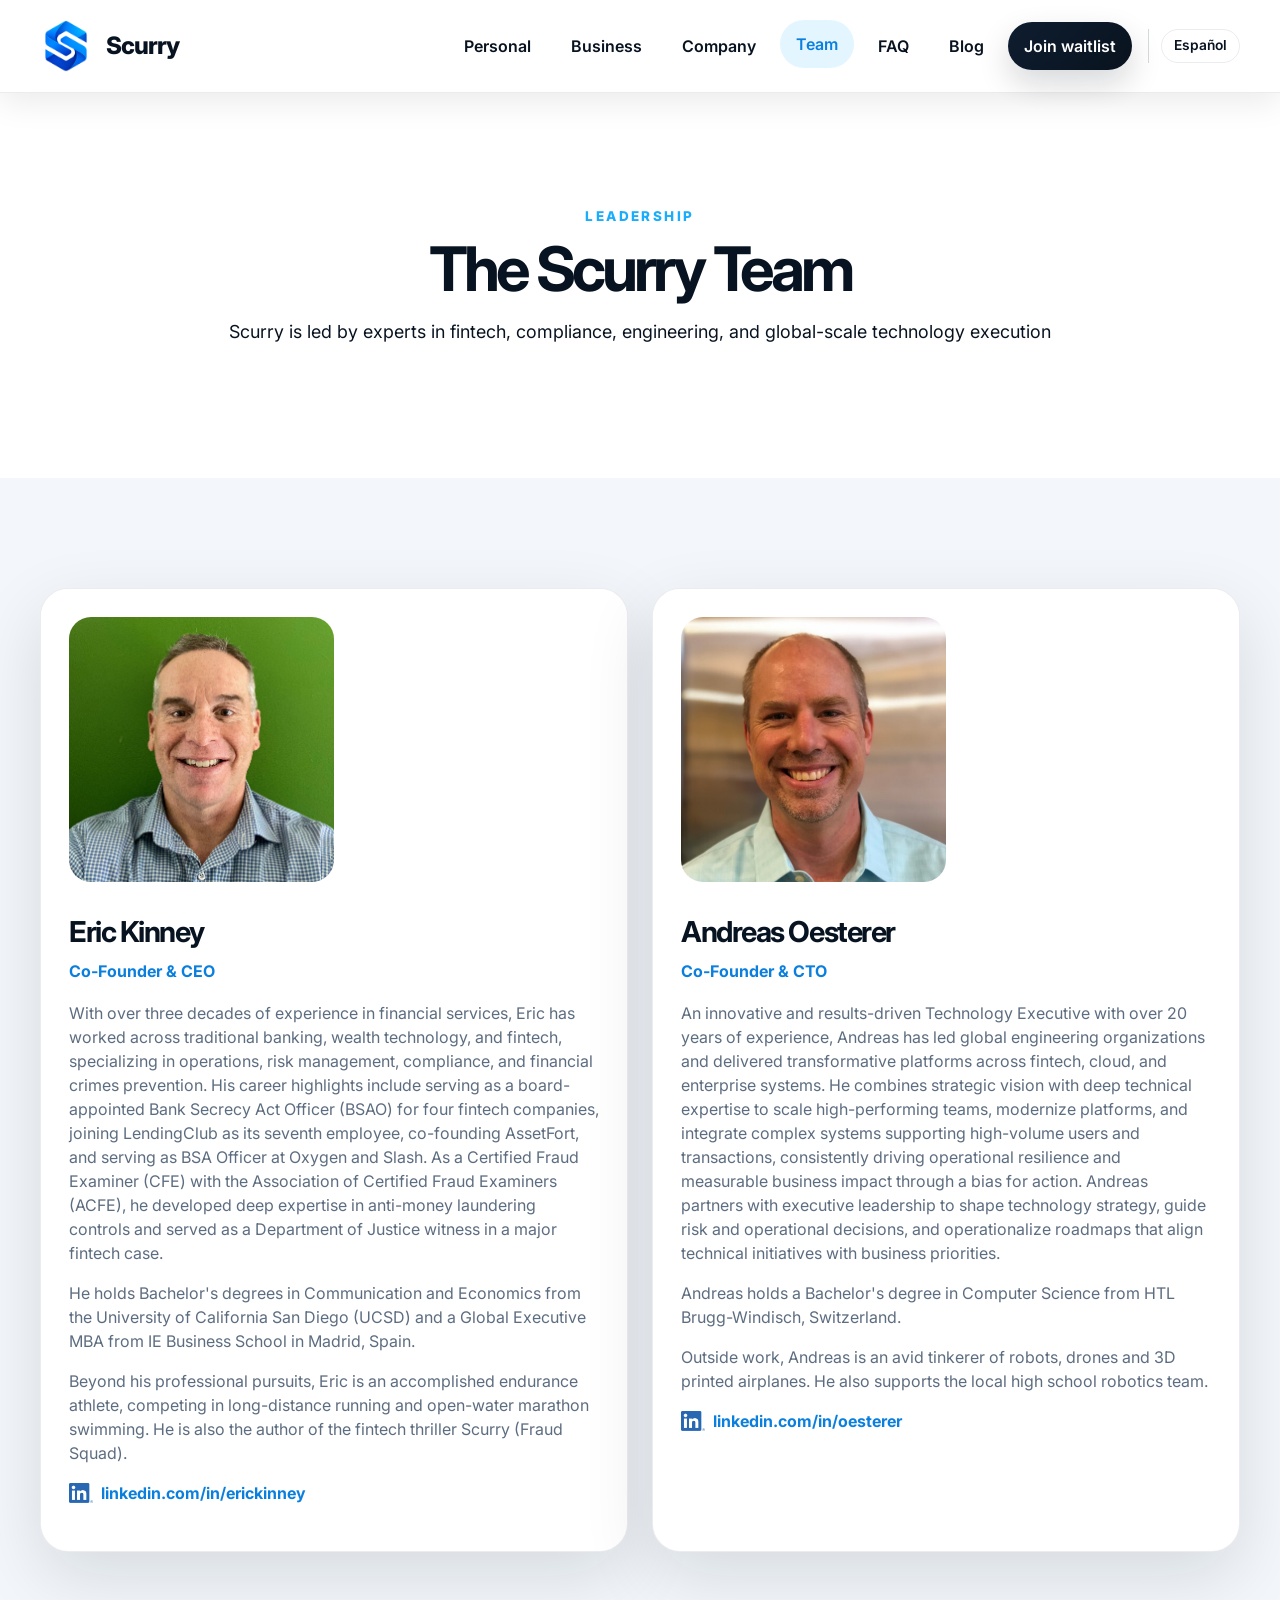
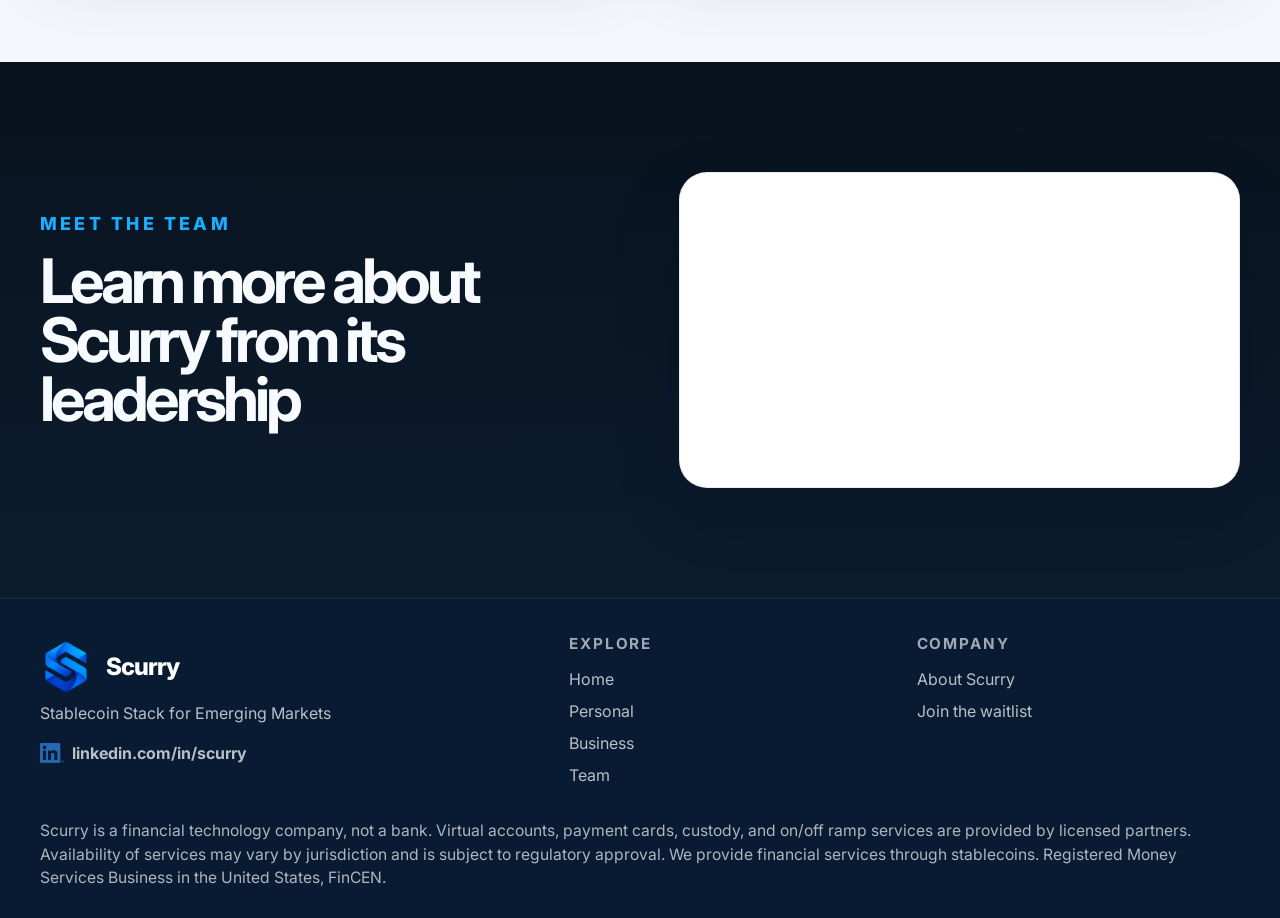
<file: team.html>
<!DOCTYPE html>
<html lang="en-US">
<head>
  
  <meta charset="UTF-8">
  <meta http-equiv="Cache-Control" content="no-cache, no-store, must-revalidate">
  <meta http-equiv="Pragma" content="no-cache">
  <meta http-equiv="Expires" content="0">
  <meta name="viewport" content="width=device-width, initial-scale=1.0">
  <link rel="preconnect" href="https://fonts.googleapis.com">
  <link rel="preconnect" href="https://fonts.gstatic.com" crossorigin>
  <link href="https://fonts.googleapis.com/css2?family=Inter:wght@400;500;600;700;800&display=swap" rel="stylesheet">
  <link rel="stylesheet" href="styles.css">

  <title>The Scurry Team | Leadership</title>
  <link rel="alternate" hreflang="en-US" href="team.html">
  <link rel="alternate" hreflang="es-MX" href="es_MX/team.html">
  <link rel="alternate" hreflang="x-default" href="team.html">
  <meta property="og:locale" content="en_US">
  <meta property="og:locale:alternate" content="es_MX">
</head>
<body>
  
  <header class="site-header solid-nav">
    <div class="container nav-row">
      <a href="index.html" class="brand" aria-label="Scurry Home">
        <img src="images/logo.png" alt="Scurry logo">
        <span>Scurry</span>
      </a>
      <button class="menu-toggle" aria-expanded="false" aria-controls="site-nav">Menu</button>
      <nav id="site-nav" class="site-nav">
        <a href="personal.html">Personal</a>
        <a href="business.html">Business</a>
        <a href="about.html">Company</a>
        <a href="team.html" class="active">Team</a>
        <a href="faq.html">FAQ</a>
        <a href="blog.html">Blog</a>
        <a href="coming-soon.html" class="nav-cta">Join waitlist</a>
      <div class="language-switcher" aria-label="Language options"><a href="es_MX/team.html" hreflang="es-MX" lang="es-MX">Español</a></div>
      </nav>
    </div>
  </header>

  <main>
    <section class="page-hero section-white compact-hero">
      <div class="container center-stack reveal">
        <p class="eyebrow">Leadership</p>
        <h1>The Scurry Team</h1>
        <p class="section-intro">Scurry is led by experts in fintech, compliance, engineering, and global-scale technology execution</p>
      </div>
    </section>

    <section class="section section-light">
      <div class="container team-grid">
        <article class="team-card reveal">
          <div class="team-photo-wrap"><img class="team-photo" src="images/eric.jpg" alt="Eric Kinney"></div>
          <div class="team-content">
            <h2>Eric Kinney</h2>
            <p class="role">Co-Founder & CEO</p>
            <p>With over three decades of experience in financial services, Eric has worked across traditional banking, wealth technology, and fintech, specializing in operations, risk management, compliance, and financial crimes prevention. His career highlights include serving as a board-appointed Bank Secrecy Act Officer (BSAO) for four fintech companies, joining LendingClub as its seventh employee, co-founding AssetFort, and serving as BSA Officer at Oxygen and Slash. As a Certified Fraud Examiner (CFE) with the Association of Certified Fraud Examiners (ACFE), he developed deep expertise in anti-money laundering controls and served as a Department of Justice witness in a major fintech case.</p>
            <p>He holds Bachelor's degrees in Communication and Economics from the University of California San Diego (UCSD) and a Global Executive MBA from IE Business School in Madrid, Spain.</p>
            <p>Beyond his professional pursuits, Eric is an accomplished endurance athlete, competing in long-distance running and open-water marathon swimming. He is also the author of the fintech thriller Scurry (Fraud Squad).</p>
            <p class="role social-link"><img height="20" src="images/LI.png" alt="LinkedIn icon"><a href="https://www.linkedin.com/in/erickinney" target="_blank">linkedin.com/in/erickinney</a></p>
          </div>
        </article>

        <article class="team-card reveal delay-1">
          <div class="team-photo-wrap"><img class="team-photo" src="images/andreas.jpg" alt="Andreas Oesterer"></div>
          <div class="team-content">
            <h2>Andreas Oesterer</h2>
            <p class="role">Co-Founder & CTO</p>
            <p>An innovative and results-driven Technology Executive with over 20 years of experience, Andreas has led global engineering organizations and delivered transformative platforms across fintech, cloud, and enterprise systems. He combines strategic vision with deep technical expertise to scale high-performing teams, modernize platforms, and integrate complex systems supporting high-volume users and transactions, consistently driving operational resilience and measurable business impact through a bias for action. Andreas partners with executive leadership to shape technology strategy, guide risk and operational decisions, and operationalize roadmaps that align technical initiatives with business priorities.</p>
            <p>Andreas holds a Bachelor's degree in Computer Science from HTL Brugg-Windisch, Switzerland.</p>
            <p>Outside work, Andreas is an avid tinkerer of robots, drones and 3D printed airplanes. He also supports the local high school robotics team.</p>
            <p class="role social-link"><img height="20" src="images/LI.png" alt="LinkedIn icon"><a href="https://www.linkedin.com/in/oesterer" target="_blank">linkedin.com/in/oesterer</a></p>
          </div>
        </article>
      </div>
    </section>

    <section class="section section-dark">
      <div class="container split-grid align-center">
        <div class="reveal split-copy">
          <p class="eyebrow accent">Meet the team</p>
          <h2>Learn more about Scurry from its leadership</h2>
                  </div>
        <div>
          <div class="video-frame reveal delay-1">
            <iframe src="https://www.youtube.com/embed/_0xiq_G3xfg" title="Meet Eric Kinney video" allow="accelerometer; clipboard-write; encrypted-media; gyroscope; picture-in-picture; web-share" referrerpolicy="strict-origin-when-cross-origin" allowfullscreen></iframe>
          </div>
        </div>
      </div>
    </section>
  </main>
  
  <footer class="site-footer">
    <div class="container footer-grid">
      <div>
        <a href="index.html" class="brand footer-brand"><img src="images/logo.png" alt="Scurry logo"><span>Scurry</span></a>
        <p>Stablecoin Stack for Emerging Markets</p>
        <p class="role"><img height="20" src="images/LI.png" alt="LinkedIn icon"><a href="https://www.linkedin.com/company/scurry" target="_blank">linkedin.com/in/scurry</a></p>
      </div>
      <div>
        <h4>Explore</h4>
        <a href="index.html">Home</a>
        <a href="personal.html">Personal</a>
        <a href="business.html">Business</a>
        <a href="team.html">Team</a>
      </div>
      <div>
        <h4>Company</h4>
        <a href="about.html">About Scurry</a>
        <a href="coming-soon.html">Join the waitlist</a>
      </div>
    </div>
    <div class="container disclosure-row">
      <div class="disclosure-lite">Scurry is a financial technology company, not a bank. Virtual accounts, payment cards, custody, and on/off ramp services are provided by licensed partners. Availability of services may vary by jurisdiction and is subject to regulatory approval. We provide financial services through stablecoins. Registered Money Services Business in the United States, FinCEN.</div>
    </div>
  </footer>

  <script src="script.js"></script>
</body>
</html>
</file>
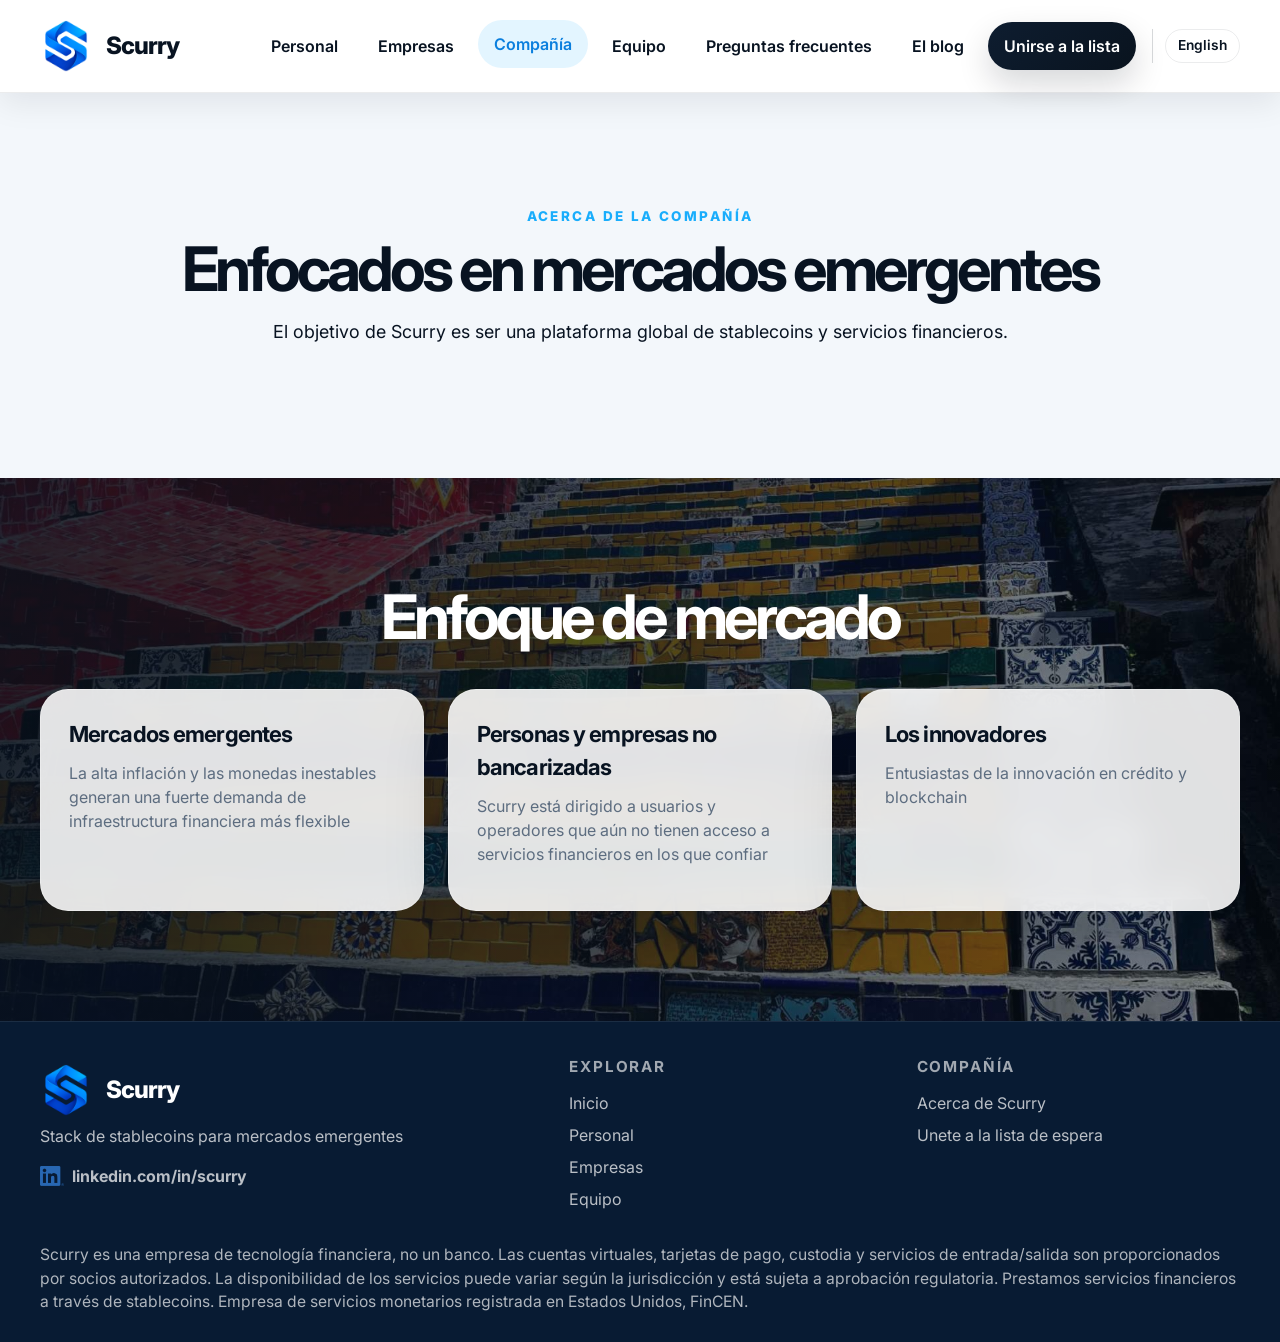
<file: es_MX/about.html>
<!DOCTYPE html>
<html lang="es-MX">
<head>
  
  <meta charset="UTF-8">
  <meta http-equiv="Cache-Control" content="no-cache, no-store, must-revalidate">
  <meta http-equiv="Pragma" content="no-cache">
  <meta http-equiv="Expires" content="0">
  <meta name="viewport" content="width=device-width, initial-scale=1.0">
  <link rel="preconnect" href="https://fonts.googleapis.com">
  <link rel="preconnect" href="https://fonts.gstatic.com" crossorigin>
  <link href="https://fonts.googleapis.com/css2?family=Inter:wght@400;500;600;700;800&display=swap" rel="stylesheet">
  <link rel="stylesheet" href="styles.css">

  <title>Acerca de Scurry | Compañía</title>
  <link rel="alternate" hreflang="en-US" href="../about.html">
  <link rel="alternate" hreflang="es-MX" href="about.html">
  <link rel="alternate" hreflang="x-default" href="../about.html">
  <meta property="og:locale" content="es_MX">
  <meta property="og:locale:alternate" content="en_US">
</head>
<body>
  
  <header class="site-header solid-nav">
    <div class="container nav-row">
      <a href="index.html" class="brand" aria-label="Inicio de Scurry">
        <img src="images/logo.png" alt="Logotipo de Scurry">
        <span>Scurry</span>
      </a>
      <button class="menu-toggle" aria-expanded="false" aria-controls="site-nav">Menú</button>
      <nav id="site-nav" class="site-nav">
        <a href="personal.html">Personal</a>
        <a href="business.html">Empresas</a>
        <a href="about.html" class="active">Compañía</a>
        <a href="team.html">Equipo</a>
        <a href="faq.html">Preguntas frecuentes</a>
        <a href="blog.html">El blog</a>
        <a href="coming-soon.html" class="nav-cta">Unirse a la lista</a>
      <div class="language-switcher" aria-label="Language options"><a href="../about.html" hreflang="en-US" lang="en-US">English</a></div>
      </nav>
    </div>
  </header>

  <main>
    <section class="page-hero section-light compact-hero">
      <div class="container center-stack reveal">
        <p class="eyebrow">Acerca de la compañía</p>
        <h1>Enfocados en mercados emergentes</h1>
        <p class="section-intro">El objetivo de Scurry es ser una plataforma global de stablecoins y servicios financieros.</p>
      </div>
    </section>   

    <section class="section section-white image-section market-image-section">
      <div class="container section-heading reveal">
        <h2>Enfoque de mercado</h2>
      </div>
      <div class="container feature-grid three-up">
        <article class="feature-card reveal"><h3>Mercados emergentes</h3><p>La alta inflación y las monedas inestables generan una fuerte demanda de infraestructura financiera más flexible</p></article>
        <article class="feature-card reveal delay-1"><h3>Personas y empresas no bancarizadas</h3><p>Scurry está dirigido a usuarios y operadores que aún no tienen acceso a servicios financieros en los que confiar</p></article>
        <article class="feature-card reveal delay-1"><h3>Los innovadores</h3><p>Entusiastas de la innovación en crédito y blockchain</p></article>
      </div>
    </section>
  </main>
  
  <footer class="site-footer">
    <div class="container footer-grid">
      <div>
        <a href="index.html" class="brand footer-brand"><img src="images/logo.png" alt="Logotipo de Scurry"><span>Scurry</span></a>
        <p>Stack de stablecoins para mercados emergentes</p>
        <p class="role"><img height="20" src="images/LI.png" alt="Ícono de LinkedIn"><a href="https://www.linkedin.com/company/scurry" target="_blank">linkedin.com/in/scurry</a></p>
      </div>
      <div>
        <h4>Explorar</h4>
        <a href="index.html">Inicio</a>
        <a href="personal.html">Personal</a>
        <a href="business.html">Empresas</a>
        <a href="team.html">Equipo</a>
      </div>
      <div>
        <h4>Compañía</h4>
        <a href="about.html">Acerca de Scurry</a>
        <a href="coming-soon.html">Unete a la lista de espera</a>
      </div>
    </div>
    <div class="container disclosure-row">
      <div class="disclosure-lite">Scurry es una empresa de tecnología financiera, no un banco. Las cuentas virtuales, tarjetas de pago, custodia y servicios de entrada/salida son proporcionados por socios autorizados. La disponibilidad de los servicios puede variar según la jurisdicción y está sujeta a aprobación regulatoria. Prestamos servicios financieros a través de stablecoins. Empresa de servicios monetarios registrada en Estados Unidos, FinCEN.</div>
    </div>
  </footer>

  <script src="script.js"></script>
</body>
</html>
</file>
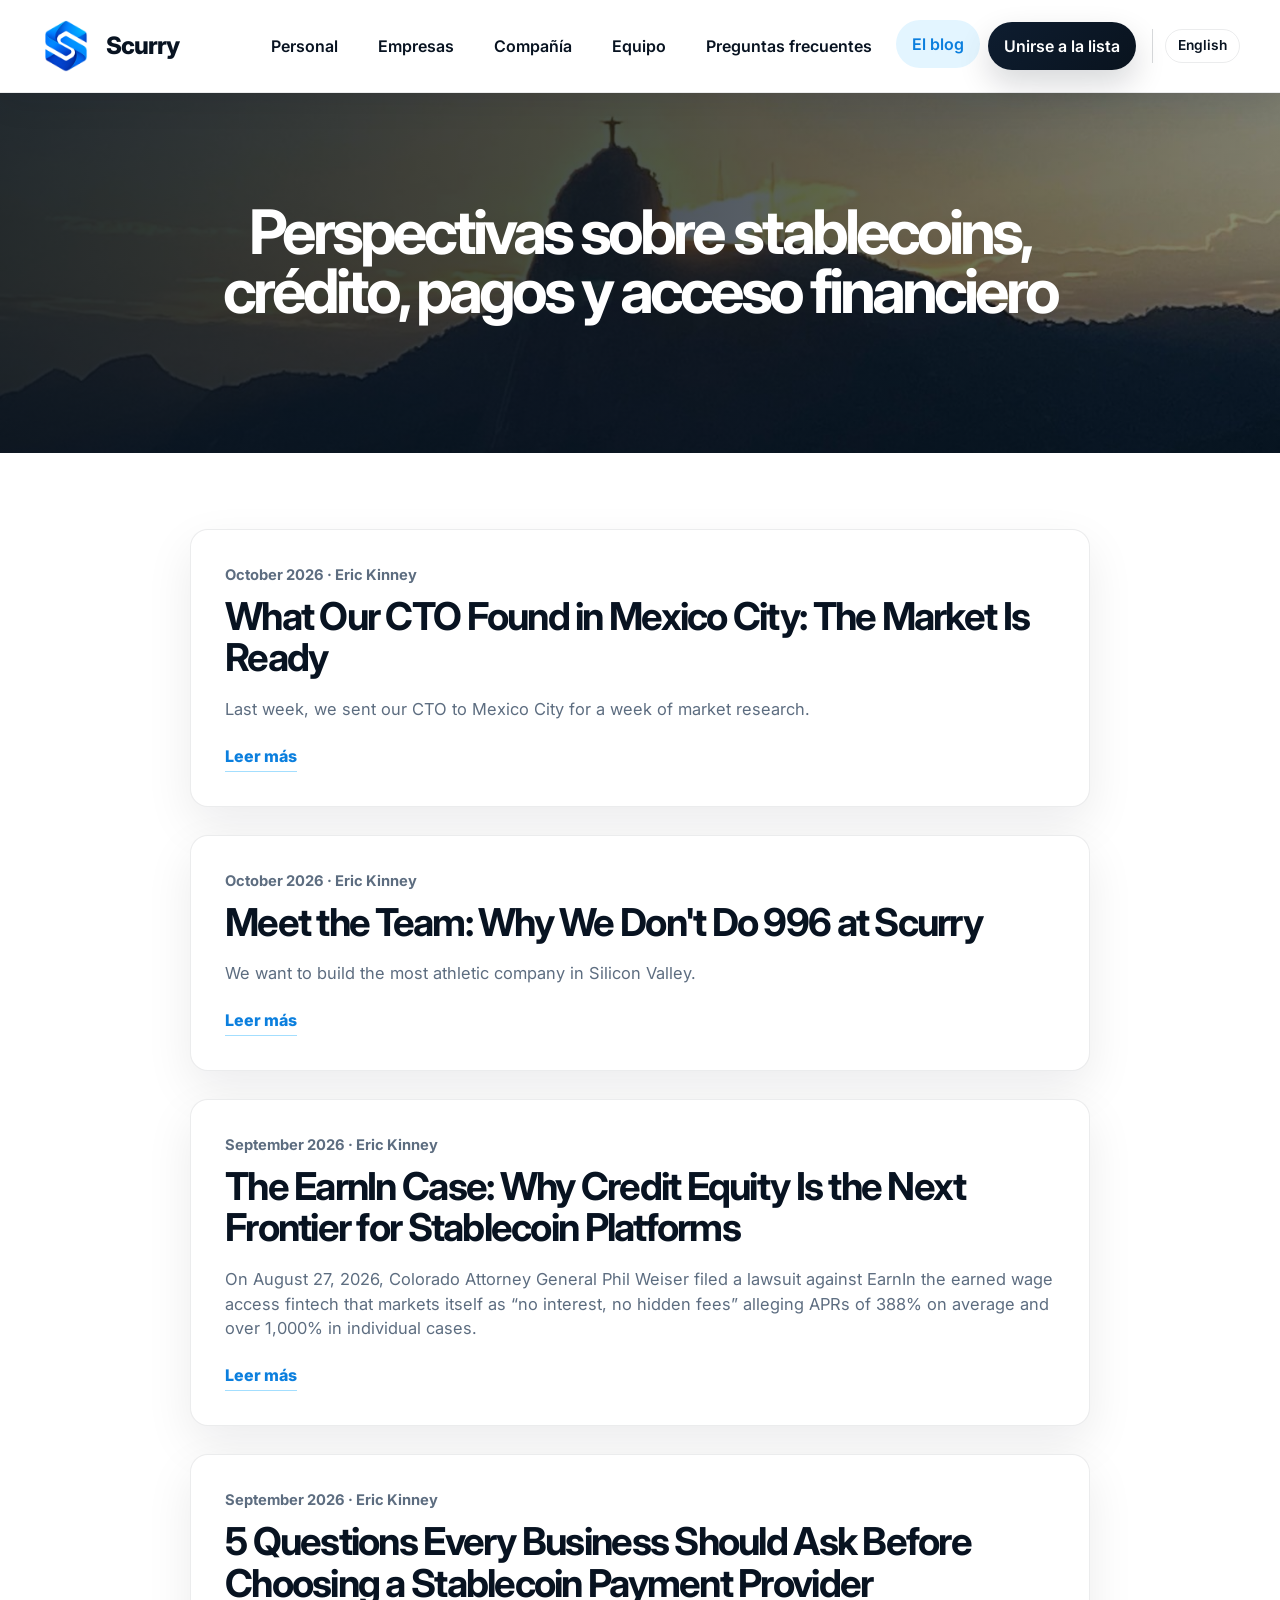
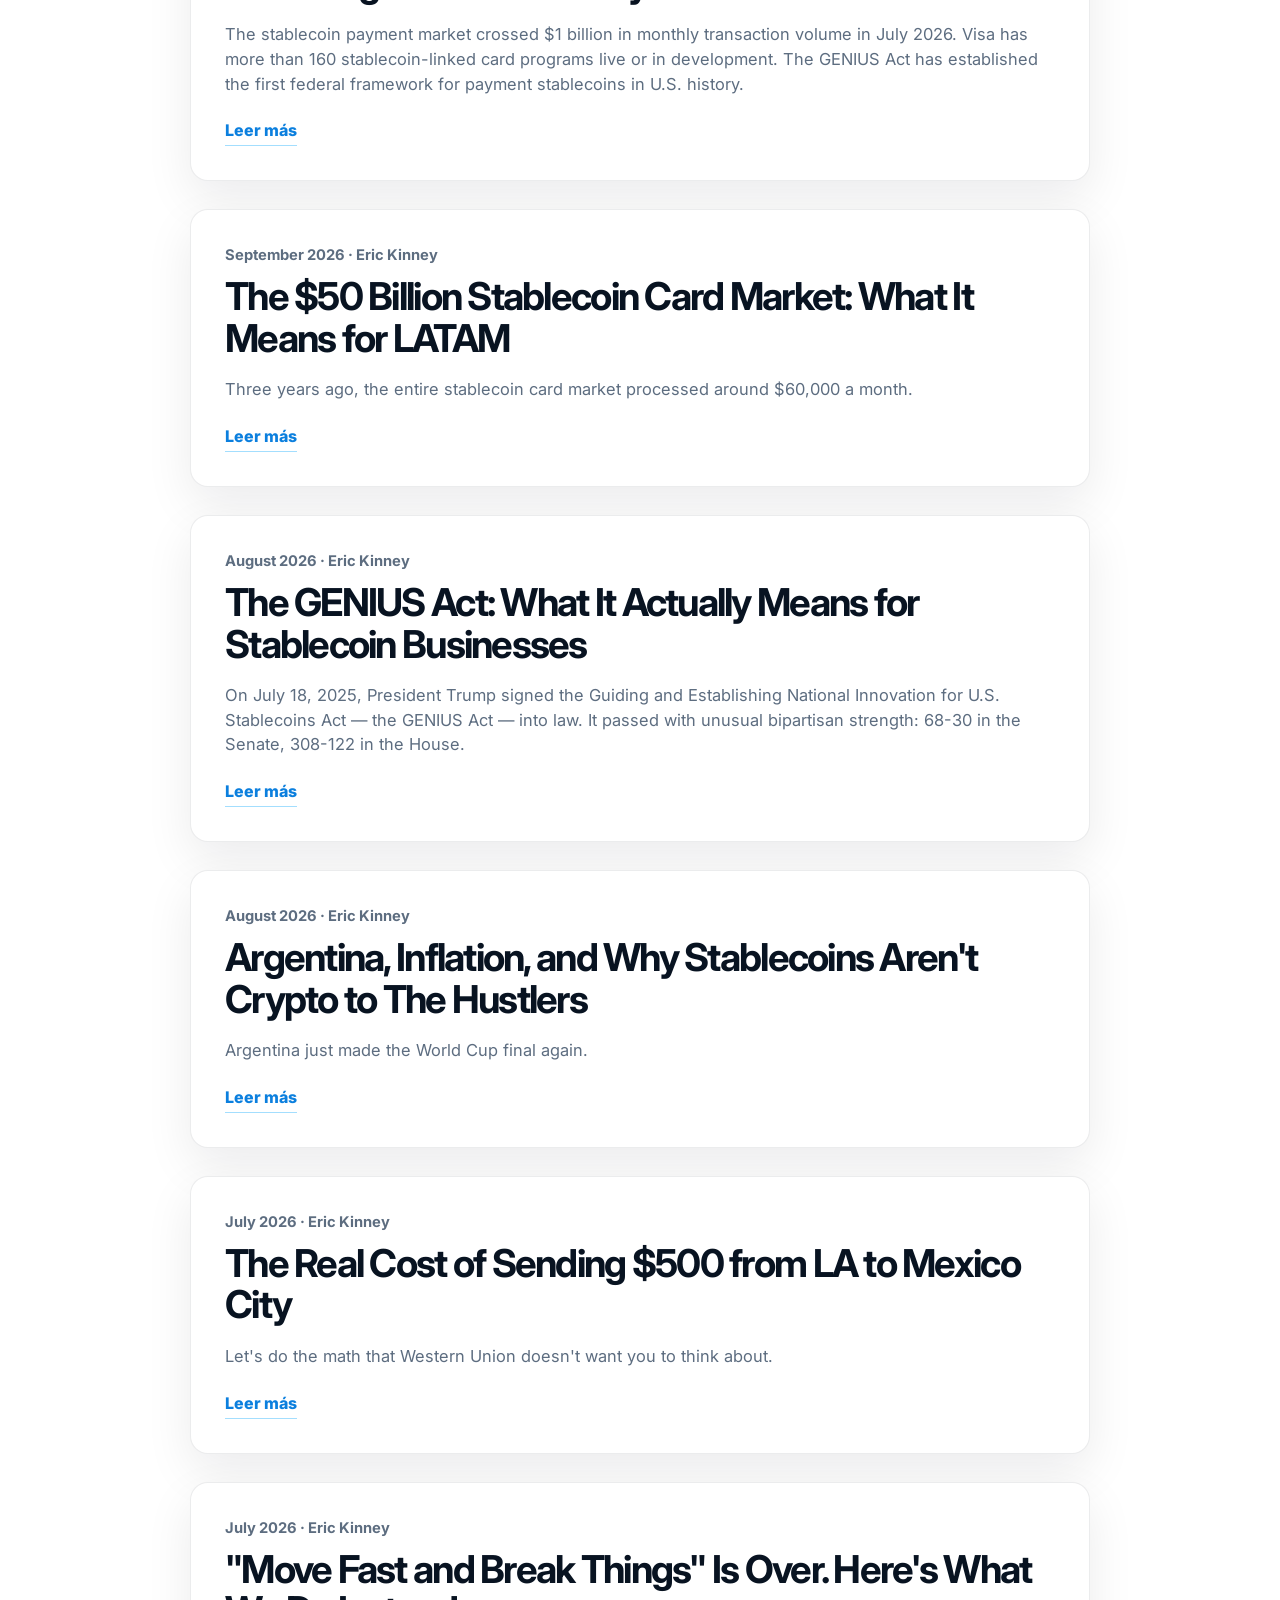
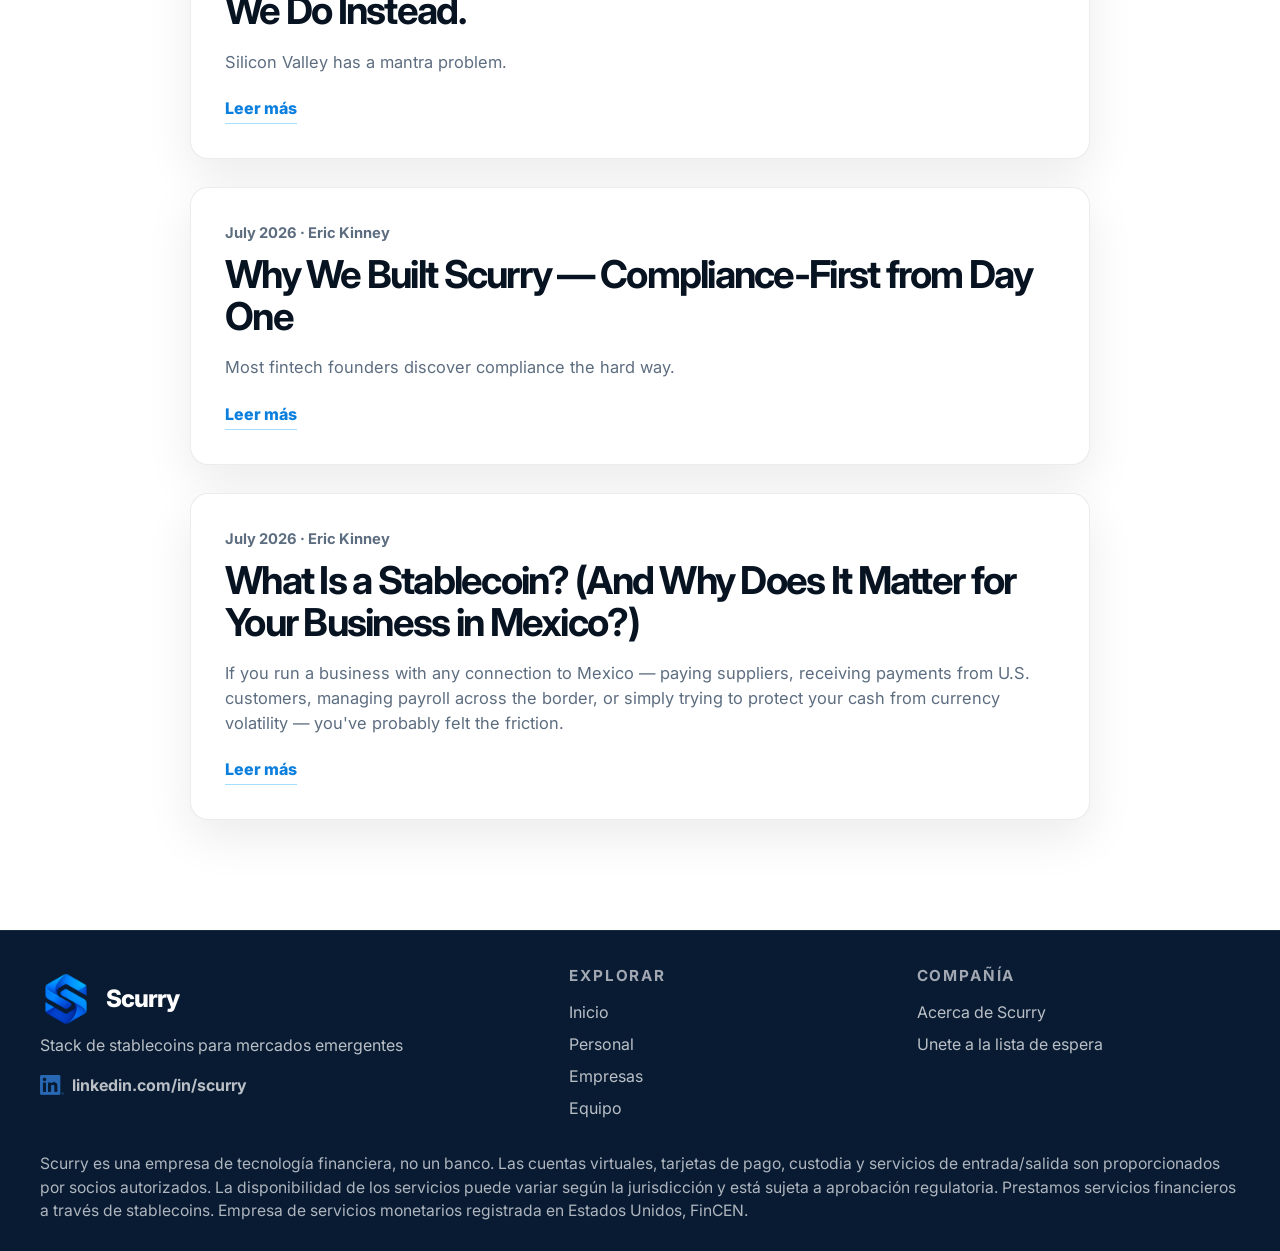
<file: es_MX/blog.html>
<!DOCTYPE html>
<html lang="es-MX">
<head>
  
  <meta charset="UTF-8">
  <meta http-equiv="Cache-Control" content="no-cache, no-store, must-revalidate">
  <meta http-equiv="Pragma" content="no-cache">
  <meta http-equiv="Expires" content="0">
  <meta name="viewport" content="width=device-width, initial-scale=1.0">
  <link rel="preconnect" href="https://fonts.googleapis.com">
  <link rel="preconnect" href="https://fonts.gstatic.com" crossorigin>
  <link href="https://fonts.googleapis.com/css2?family=Inter:wght@400;500;600;700;800&display=swap" rel="stylesheet">
  <link rel="stylesheet" href="styles.css">

  <title>El blog | Scurry</title>
  <link rel="alternate" hreflang="en-US" href="../blog.html">
  <link rel="alternate" hreflang="es-MX" href="blog.html">
  <link rel="alternate" hreflang="x-default" href="../blog.html">
  <meta property="og:locale" content="es_MX">
  <meta property="og:locale:alternate" content="en_US">
</head>
<body>
  
  <header class="site-header solid-nav">
    <div class="container nav-row">
      <a href="index.html" class="brand" aria-label="Inicio de Scurry">
        <img src="images/logo.png" alt="Logotipo de Scurry">
        <span>Scurry</span>
      </a>
      <button class="menu-toggle" aria-expanded="false" aria-controls="site-nav">Menú</button>
      <nav id="site-nav" class="site-nav">
        <a href="personal.html">Personal</a>
        <a href="business.html">Empresas</a>
        <a href="about.html">Compañía</a>
        <a href="team.html">Equipo</a>
        <a href="faq.html">Preguntas frecuentes</a>
        <a href="blog.html" class="active">El blog</a>
        <a href="coming-soon.html" class="nav-cta">Unirse a la lista</a>
      <div class="language-switcher" aria-label="Language options"><a href="../blog.html" hreflang="en-US" lang="en-US">English</a></div>
      </nav>
    </div>
  </header>

  <main>
    <section class="page-hero blog-hero-image compact-hero">
      <div class="container center-stack reveal">
        <h1>Perspectivas sobre stablecoins, crédito, pagos y acceso financiero</h1>
      </div>
    </section>

    <section class="section section-white blog-section">
      <div class="container blog-list">
        <article class="blog-entry reveal" data-blog-entry>
          <header class="blog-entry-header">
            <p class="blog-meta"><time datetime="2026-10">October 2026</time> · Eric Kinney</p>
            <h2>What Our CTO Found in Mexico City: The Market Is Ready</h2>
          </header>
          <div class="blog-body">
            <p>Last week, we sent our CTO to Mexico City for a week of market research.</p>
            <div class="blog-extra" hidden>
              <p>Andreas Oesterer does not speak Spanish.</p>
              <p>He came back with a sombrero, strong opinions about tacos al pastor, and more product clarity than six months of desk research could have produced.</p>
              <p>That's not a joke. It's the point.</p>
              <h3>Why We Sent a Human Instead of Reading a Report</h3>
              <p>There is a version of market validation that involves downloading industry reports, building TAM slides, and citing Statista. We've done that work. We know the numbers.</p>
              <p>What you can't get from a report is what it actually feels like to move money in Mexico City in October 2026. Which payment methods work at which merchants. Where the friction is. What the advertising landscape tells you about who is fighting for wallet share — and who isn't. Whether the infrastructure that looks functional in a spreadsheet is functional in practice.</p>
              <p>Andreas spent a week finding out.</p>
              <figure class="blog-figure">
                <img src="images/blog/article-11-mexico-city.jpg" alt="Andreas Oesterer standing beside a colorful mural in Mexico City">
                <figcaption>Andreas, on the right.</figcaption>
              </figure>
              <h3>What He Found on the Ground</h3>
              <p><strong>Mexico City doesn't need cash anymore.</strong></p>
              <p>This is the first and most important finding. Andreas moved through a full week in one of the largest cities in the world — restaurants, markets, transport, hotels, everything — without using cash once. Mexico City runs on cards and apps. The consumer payment infrastructure that didn't exist a decade ago is now genuinely embedded in daily life.</p>
              <p>This matters because the conventional concern about emerging market payment infrastructure is adoption. If consumers aren't already using digital payments, getting them to move money through a new platform is an education problem before it's a product problem. In Mexico City in 2026, that education problem has already been solved by others. The rails exist. The behavior is there.</p>
              <p><strong>Consumer fintech advertising is everywhere — and it's loud.</strong></p>
              <p>The billboards, the metro ads, the in-app promotions: consumer-facing financial products are being marketed aggressively throughout the city. Gimmicky cashback offers. Flashy card promotions. Rewards programs designed to look like the U.S. consumer fintech playbook, translated.</p>
              <p>And a notable observation: a significant presence from Chinese multinational financial brands. Not fringe players. Established companies making serious bets on the Mexican consumer market.</p>
              <p><strong>Business payment infrastructure is nearly invisible.</strong></p>
              <p>Here is the gap. All of that marketing energy, all of that advertising spend — it's aimed at consumers. The business finance infrastructure that a growing company in Mexico actually needs — reliable cross-border payments, stablecoin rails, multi-currency accounts, working capital tools built for operators rather than consumers — is almost entirely absent from the competitive noise.</p>
              <p>The consumer fintech market in Mexico is crowded and loud. The business payment market is quiet in a way that means opportunity, not saturation.</p>
              <p><strong>Not every transaction went through.</strong></p>
              <p>This is the honest finding that matters most for product development. The rails exist. They are not uniformly reliable. Transaction failures at the point of sale, delays in settlement, inconsistency across different payment methods and merchant categories — these are not theoretical friction points. They are real, and Andreas experienced them directly.</p>
              <p>The reliability gap is not a reason to stay out of this market. It is the specific product problem Scurry is built to solve. Fast, reliable, compliant payment infrastructure for businesses operating across the U.S.-Mexico corridor. The market isn't waiting for the rails to exist — it's waiting for the rails to work consistently.</p>
              <h3>The Numbers Behind What Andreas Saw</h3>
              <p>The ground-level observations connect directly to data that explains why we're building here.</p>
              <p>Mexico is the United States' largest trading partner, with over $800 billion in annual bilateral trade. The U.S.-Mexico remittance corridor processes approximately $65 billion annually — the largest remittance corridor in the world — and the average cost of sending $200 from the U.S. to Mexico is still around 5.4%, according to World Bank data. For a family receiving $500 a month, that's $27 that doesn't arrive. Multiplied across millions of families, across every month, that's a transfer tax on people who can least afford it.</p>
              <p>Stablecoin rails can move that money instantly, at a fraction of the cost, with full compliance infrastructure on both ends. That's not a theoretical claim. That's the product.</p>
              <p>Mexico's stablecoin adoption is accelerating. In 2024, Mexico ranked among the top ten countries globally for crypto adoption, driven primarily by remittance use cases and inflation hedging. The regulatory environment is evolving — Mexico's AML reform framework, updated earlier this year, is moving toward standards that reward compliant operators and create meaningful barriers for non-compliant ones.</p>
              <p>That's the environment Andreas was observing firsthand.</p>
              <h3>What This Trip Sharpened for Us</h3>
              <p>We came out of the Mexico City trip with three specific product refinements:</p>
              <p><strong>Transaction reliability is a primary feature, not a secondary one.</strong> When Andreas experienced failed transactions firsthand, it wasn't a data point — it was a product requirement. Scurry's infrastructure needs to handle the inconsistency of existing rails gracefully, with real-time fallback logic and transparent status communication that keeps the user informed rather than confused. We knew this. Now we felt it.</p>
              <p><strong>The business finance gap is our specific lane.</strong> The consumer fintech noise validates that digital payment behavior is there. The absence of business-focused competition in the advertising landscape validates that the lane we're in is real and uncrowded. We're not trying to out-cashback a Chinese multinational. We're building the payment infrastructure those same businesses use when they pay suppliers, manage cross-border payroll, or need to move working capital across the border.</p>
              <p><strong>Compliance is a competitive advantage in this market, not just a requirement.</strong> Mexico's updated AML framework, combined with U.S. FinCEN oversight of the cross-border corridor, means that operating compliantly on both sides of the border is genuinely difficult for new entrants. For Scurry — FinCEN-registered, with an OCC charter in process, built by a founding team with thirty years of BSA experience — that difficulty is our moat. The operators who want a compliant platform to move money across the U.S.-Mexico border don't have many options. We are building one of them.</p>
              <h3>The CTO With the Sombrero</h3>
              <p>Andreas Oesterer is the reason Scurry can build what it builds. He designs robots, drones, and 3D-printed airplanes. He coaches a high school robotics team. He is, in his own words, constitutionally incapable of building something that doesn't work.</p>
              <p>He went to Mexico City without Spanish, navigated one of the world's largest cities entirely on payment rails, tested every friction point personally, ate everything on the menu, and came back with a week's worth of ground-level intelligence that no report could replicate.</p>
              <h3>What Comes Next</h3>
              <p>Scurry is closing our pre-seed round before Thanksgiving. We are building the compliance-first stablecoin banking stack for businesses operating across the U.S.-Mexico corridor — the payment infrastructure that makes the $800 billion bilateral trade relationship work better for the operators and families on both sides of it.</p>
              <p>The market is ready. The regulatory framework has arrived. The founding team has spent thirty years building toward this specific problem.</p>
              <p>Andreas is already planning his next trip. This time he's learning some Spanish first.</p>
              <p>Build right. Move far.</p>
            </div>
          </div>
          <button class="blog-toggle" type="button" data-read-more="Leer más" data-show-less="Mostrar menos">Leer más</button>
        </article>

        <article class="blog-entry reveal delay-1" data-blog-entry>
          <header class="blog-entry-header">
            <p class="blog-meta"><time datetime="2026-10">October 2026</time> · Eric Kinney</p>
            <h2>Meet the Team: Why We Don't Do 996 at Scurry</h2>
          </header>
          <div class="blog-body">
            <p>We want to build the most athletic company in Silicon Valley.</p>
            <div class="blog-extra" hidden>
              <p>That's not a metaphor. It's an operating philosophy and it shapes everything from how we structure our days to who we're looking to bring onto the team.</p>
              <p>Let us explain.</p>
              <h3>Two Founders Who Have Been Around Long Enough to Know Better</h3>
              <p>Eric Kinney is 30+ years into a financial services career — BSA Officer, Certified Fraud Examiner, DOJ witness, LendingClub employee #7. Before the market opened this morning, he had already completed a two-hour open water swim or a two-hour run. Monday through Friday, every week, before 8am. Not because he has to. Because it's the foundation everything else is built on.</p>
              <p>Andreas Oesterer has spent 20+ years leading global engineering organizations across fintech, cloud, and enterprise systems. After hours, he's building robots, flying 3D printed airplanes, tinkering with drones, and coaching the local high school robotics team. He has a family. He is present for them.</p>
              <p>We are both, to put it plainly, old enough to have watched the 996 playbook fail spectacularly multiple times, in multiple companies, at enormous cost to everyone involved.</p>
              <p>We built Scurry differently.</p>
              <h3>What “No 996” Actually Looks Like</h3>
              <p>It doesn't mean we work less. It means we work right.</p>
              <p>Eric's calendar blocks two hours every weekday morning — swim or run, completed before 8am, non-negotiable. By the time most Silicon Valley founders are hitting snooze for the second time, the day's first hard thing is already done. That discipline carries directly into how we approach the work: the compliance program was built before the product, the AML framework before the first user, the regulatory relationships before the growth metrics.</p>
              <p>We have a daily team meeting. Short, direct, and we laugh a lot. Self-deprecation is a house rule. Two founders in their fifties building a stablecoin banking platform for emerging markets, pursuing an OCC National Bank charter, writing thrillers about financial crime on the side — if you can't laugh at that picture, you're in the wrong company.</p>
              <p>Andreas's tinkering philosophy of robots, drones, 3D printed aircraft, and high school robotics mentorship — is not separate from how he approaches the CTO role. It's the same mindset: build it, test it, break it, learn from it, build it better. No black boxes. No magic. Understand the system well enough to fix it when it fails.</p>
              <p>This summer we brought in two interns — juniors from UC Berkeley and UC Santa Barbara. They worked. They shipped. They were treated as contributors, not as people fetching coffee and waiting for permission. That's the culture we're building into the company from the start.</p>
              <h3>Why This Matters for a Compliance-First Company</h3>
              <p>Here's the thing about 996 culture and compliance that I've been writing about all summer: they are structurally incompatible.</p>
              <p>The BSA Officer who is exhausted, under-resourced, and culturally dismissed — who gets excluded from the product roadmap meeting and overridden on the SAR filing — is the single point of failure between your institution and a fraud ring that has been mapping your controls for months. Compliance is not a feature you add when you have time. It's the foundation, or it's nothing.</p>
              <p>At Scurry, the compliance program was operational before we acquired our first user. The AML program existed before the product did. The OCC charter process is underway before we've raised a seed round. That's not caution — that's the only way to build financial infrastructure that survives contact with regulators, banking partners, and a market that is watching very carefully which stablecoin platforms can be trusted.</p>
              <p>You cannot build that kind of institutional credibility with a team that's burning out on a 72-hour work week. You build it with people who have the energy, the clarity, and the discipline to make the right call under pressure — every time, not just when they're fresh.</p>
              <h3>Who We're Looking For</h3>
              <p>We're looking for athletic player-coaches.</p>
              <p>Not athletes in the sense that you need to swim the Golden Gate or run ultras — though that's welcome. Athletic in the sense that you do hard things consistently, you know what it costs to train for something that matters, and you bring that orientation to the work.</p>
              <p>Player-coaches because we're a small team building something significant. Everyone on the team does the work AND thinks about how the team gets better. No one is here just to manage. No one is here just to execute. Everyone does both.</p>
              <p>We want people who:</p>
              <ul>
                <li>Have built something real and know what that actually requires</li>
                <li>Understand that compliance and growth are not in opposition</li>
                <li>Can laugh at themselves and the absurdity of what we're attempting</li>
                <li>Have a life outside the office that makes them better at the work inside it</li>
                <li>Want to be part of something that lasts, not something that burns bright and disappears</li>
              </ul>
              <p>If you want to work 996, there are plenty of companies in this valley that will accommodate you. We are not one of them.</p>
              <p>If you want to build something right, move far, and build something that lasts in a company where the CEO is done with his swim before you've had your first coffee — we'd like to talk.</p>
              <h3>A Note on the Summer</h3>
              <p>This summer we had two UC system interns who helped us think through product, market, and compliance questions with fresh eyes. They were sharp, they were curious, and they contributed real work. We're grateful for them.</p>
              <p>We also swam the Golden Gate, rode Kings Mountain, posted about fraud on Sandhill Road while wearing a Fraud Squad jersey, and filed our first OCC pre-application meeting notes.</p>
              <p>Not bad for a company that doesn't do 996.</p>
            </div>
          </div>
          <button class="blog-toggle" type="button" data-read-more="Leer más" data-show-less="Mostrar menos">Leer más</button>
        </article>

        <article class="blog-entry reveal delay-1" data-blog-entry>
          <header class="blog-entry-header">
            <p class="blog-meta"><time datetime="2026-09">September 2026</time> · Eric Kinney</p>
            <h2>The EarnIn Case: Why Credit Equity Is the Next Frontier for Stablecoin Platforms</h2>
          </header>
          <div class="blog-body">
            <p>On August 27, 2026, Colorado Attorney General Phil Weiser filed a lawsuit against EarnIn the earned wage access fintech that markets itself as “no interest, no hidden fees” alleging APRs of 388% on average and over 1,000% in individual cases.</p>
            <div class="blog-extra" hidden>
              <p>The numbers in the complaint deserve to be read slowly.</p>
              <p>Between January 2023 and July 2025, EarnIn made more than 3.1 million loans to 56,778 Colorado consumers, lending approximately $300 million and collecting more than $16 million in tips and “Lightning Speed” fees. Consumers were charged a fee on more than 92% of transactions.</p>
              <p>One Colorado consumer took out 1,151 loans, paying $4,038.50 in Lightning Speed fees at an average APR of 1,421%.</p>
              <p>Another took out 1,033 loans, paying $8,561.22 in tips and fees at an average APR of 1,539%.</p>
              <p>This is not a Colorado story. The DC Attorney General sued EarnIn in 2024. The CFPB has examined the company's practices since 2019. Consumer complaints have been flowing into regulatory databases for years. The Colorado lawsuit is the latest chapter in a pattern that has been building for most of a decade.</p>
              <p>EarnIn is not an anomaly. It is the logical endpoint of a fintech culture that treats compliance as an obstacle and vulnerable consumers as a revenue opportunity.</p>
              <h3>How the Product Actually Works</h3>
              <p>EarnIn markets its “Cash Out” product as accessing your own earned wages not a loan, just early access to money you've already made. No interest. No hidden fees. Just a tip, which the app presents as optional.</p>
              <p>The complaint tells a different story.</p>
              <p>EarnIn's app required multiple taps to select no tip. The no-tip pathway was buried. The app displayed emotionally manipulative messages “pay it forward” to steer users toward tipping. The tips went directly to EarnIn's bottom line, not to other users as the framing implied.</p>
              <p>The result: consumers were charged finance charges that functioned as loan interest, without the disclosures that federal lending law requires. The Truth in Lending Act exists specifically to prevent this to ensure that borrowers understand the true cost of credit before they take it. EarnIn's position was that its product wasn't a loan. Colorado's AG's position is that the evidence says otherwise.</p>
              <p>The 99.18% repayment rate on Colorado transactions is particularly telling. A “voluntary tip” that is paid on 99% of transactions is not voluntary. It is a fee, structured to look optional.</p>
              <h3>The Population Being Targeted</h3>
              <p>The Colorado complaint describes the typical EarnIn user: hourly workers, paycheck to paycheck, accessing their wages before payday because they cannot wait. The exact population that needs affordable credit most is the exact population being charged 1,421% APR.</p>
              <p>This is not coincidental. It is structural.</p>
              <p>A consumer with strong credit, savings, and financial options does not use an earned wage access app. EarnIn's entire business model depends on serving people who have no better alternative and then extracting maximum revenue from that captive audience through fees that are engineered to feel minimal on a per-transaction basis and devastating on an annualized one.</p>
              <p>The consumer who took out 1,151 loans wasn't irrational. She was trapped. Each individual “Cash Out” probably felt manageable. The $4,038 in cumulative fees did not.</p>
              <p>This is what predatory lending looks like when it wears a fintech logo and a friendly app design.</p>
              <h3>Why This Is a Stablecoin Story</h3>
              <p>The EarnIn case might seem like a story about earned wage access, consumer protection, and state AG enforcement. It is all of those things. It is also a stablecoin story.</p>
              <p>Here's why.</p>
              <p>The communities most harmed by high-cost credit products are the same communities that stablecoin platforms are best positioned to serve. The hourly worker in Denver who paid 1,421% APR to access her own wages. The family in Mexico City paying 6% to receive a remittance. The entrepreneur in Buenos Aires holding USDC because the peso can't hold value overnight. These are not different people. They are the same global population of people underserved by the traditional financial system and actively exploited by the products that fill the gap.</p>
              <p>Stablecoin platforms that are serious about financial inclusion cannot stop at remittance. Remittance is the entry point. Credit is the next frontier.</p>
              <p>Access to affordable, transparent, fairly priced credit is what separates a financial platform from a financial tool. A tool moves money. A platform builds financial lives.</p>
              <h3>What Credit Equity Actually Requires</h3>
              <p>The EarnIn case illustrates the failure mode of credit products that prioritize extraction over equity:</p>
              <p><strong>Transparency.</strong> The APR has to be disclosed, clearly, before the consumer takes the product. Not buried in terms of service. Not obscured by tip framing. On the screen, in plain language, before the tap that confirms the transaction.</p>
              <p><strong>Sustainable rates.</strong> A credit product at 1,421% APR is not serving the consumer. It is consuming them. The rate has to reflect the actual cost of risk, not the maximum the market will bear from people who have no alternatives.</p>
              <p><strong>No dark patterns.</strong> The “pay it forward” message that steered users toward tipping while the tip went to EarnIn not to other users is the kind of deceptive design that poisons the entire category. Every manipulative design choice in a credit product is a trust violation that the entire industry pays for.</p>
              <p><strong>Structural compatibility with compliance.</strong> A credit product that only works because it avoids the definition of a loan because calling it a loan would trigger disclosures that would make the product uncompetitive is a product that is structurally dependent on regulatory evasion. That's not a compliance program. That's the absence of one.</p>
              <h3>What Scurry Is Building</h3>
              <p>Scurry's Credit Confidence product is in development and the EarnIn case is the clearest possible articulation of what we are building against.</p>
              <p>Our commitment: credit at rates under 10% APR for the communities we serve. Full transparency on the true cost of borrowing. No dark patterns. No tip-as-fee framing. No products that only work because they avoid the legal definition of what they are.</p>
              <p>We are building this as a FinCEN-registered MSB, with an OCC National Bank charter in process, because we understand that the communities we're serving have been failed by institutions that moved fast, extracted maximum revenue, and called it financial inclusion.</p>
              <p>1,421% APR is not financial inclusion. It is the opposite.</p>
              <p>Credit equity access to fairly priced, transparently structured, sustainably designed credit for people who have been excluded from or exploited by traditional financial products is the next frontier for compliant stablecoin platforms.</p>
              <p>We intend to be there. Built right.</p>
              <p>Colorado consumers affected by EarnIn's practices can file a complaint with the Colorado Attorney General's office. The full complaint is available at coag.gov.</p>
              <p>Sources: Colorado AG complaint (August 27, 2026), DC AG lawsuit (2024), LawFold EarnIn Lawsuit Analysis (May 2026), American Banker (2024), Colorado PIRG Small Dollar Lending Report (2026).</p>
            </div>
          </div>
          <button class="blog-toggle" type="button" data-read-more="Leer más" data-show-less="Mostrar menos">Leer más</button>
        </article>

        <article class="blog-entry reveal delay-1" data-blog-entry>
          <header class="blog-entry-header">
            <p class="blog-meta"><time datetime="2026-09">September 2026</time> · Eric Kinney</p>
            <h2>5 Questions Every Business Should Ask Before Choosing a Stablecoin Payment Provider</h2>
          </header>
          <div class="blog-body">
            <p>The stablecoin payment market crossed $1 billion in monthly transaction volume in July 2026. Visa has more than 160 stablecoin-linked card programs live or in development. The GENIUS Act has established the first federal framework for payment stablecoins in U.S. history.</p>
            <div class="blog-extra" hidden>
              <p>The infrastructure is proven. The regulatory framework is arriving. And a growing number of businesses — paying suppliers in Mexico, managing cross-border payroll, protecting treasury value in high-inflation markets — are evaluating stablecoin payment providers for the first time.</p>
              <p>Most of them are asking the wrong questions.</p>
              <p>“What are your fees?” is a reasonable question. “How fast do you settle?” is a reasonable question. But neither of them tells you whether the platform you're considering will still be operating in two years, whether your banking partners will accept transactions from it, or whether you'll face regulatory exposure by using it.</p>
              <p>After thirty years as a Bank Secrecy Act Officer and Certified Fraud Examiner — building compliance programs at four Silicon Valley fintechs, filing the SAR that triggered a DOJ investigation, and testifying as a federal witness in the resulting case — here are the five questions I'd ask before putting my business's treasury on any stablecoin platform.</p>
              <h3>1. Are You a Registered Money Services Business with FinCEN?</h3>
              <p>This is the baseline. Any stablecoin platform operating in the United States that transmits money — including USDC or USDT — is legally required to register as a Money Services Business with the Financial Crimes Enforcement Network.</p>
              <p>Registration does not guarantee a good compliance program. But the absence of registration tells you something important: the platform is either unaware of its legal obligations or has chosen not to meet them. Neither is a foundation you want to build your cross-border payment infrastructure on.</p>
              <p>Ask for the FinCEN registration number. Verify it at fincen.gov. If the platform can't or won't provide it, that's your answer.</p>
              <p><strong>What to look for beyond registration:</strong> Does the platform have a designated compliance officer? Has it been examined by a regulator or banking partner? Can it describe its AML program in plain language? Registration is the floor. These are the walls.</p>
              <h3>2. What Does Your KYC and AML Program Actually Look Like?</h3>
              <p>“We're fully compliant” is a marketing statement. It is not a compliance program.</p>
              <p>A genuine KYC and AML program for a stablecoin platform includes: a written Customer Identification Program that specifies how customer identity is verified at onboarding; ongoing transaction monitoring that flags unusual patterns in real time, not just at the end of a batch cycle; sanctions screening at both the customer level and the wallet address level; a Suspicious Activity Report filing program with a designated officer responsible for filing decisions; and regular independent testing of the program's effectiveness.</p>
              <p>The GENIUS Act now requires stablecoin issuers to submit a certification of AML program effectiveness to their regulator within 180 days of licensure and annually thereafter. This is not a paper exercise — it is a legal certification that requires the program to actually work.</p>
              <p>Ask your potential provider: when was your AML program last independently tested? Who is your designated compliance officer? What blockchain analytics tools do you use for wallet screening? Can you show me your transaction monitoring configuration?</p>
              <p>A platform that cannot answer these questions in specific terms does not have a program worth relying on.</p>
              <p><strong>The LATAM-specific dimension:</strong> if you're using a stablecoin platform for the U.S.-Mexico corridor or broader LATAM, your provider's KYC program needs to handle customers who may have a national ID and a smartphone but not a U.S. bank account or a Social Security number. A compliance program designed only for U.S.-banked customers will fail your users at the onboarding stage.</p>
              <h3>3. Are You Pursuing or Do You Hold a National Bank Charter or State Money Transmitter Licenses?</h3>
              <p>FinCEN registration is the federal baseline. Money transmitter licenses at the state level are the next layer — and they matter enormously for your banking relationships.</p>
              <p>Most U.S. banks will not work with a stablecoin platform that does not hold money transmitter licenses in the states where it operates. This is not a legal requirement on the bank's side. It is a risk management decision that determines whether your platform can maintain the banking relationships that make it function. A stablecoin platform without banking partners is a platform that cannot hold reserves, cannot settle in fiat, and cannot operate at scale.</p>
              <p>RedotPay — currently the largest stablecoin card platform by volume — only began filing for U.S. money transmitter licenses in 2026. A national bank charter goes further: it provides direct access to the Federal Reserve payment system, FDIC insurance eligibility for customer deposits, and the institutional credibility that makes tier-one banking partnerships possible.</p>
              <p>Ask your potential provider: which states do you hold money transmitter licenses in? Are you pursuing a federal charter? Who are your banking partners, and how long have those relationships been in place?</p>
              <p>A platform that has been operating for years without state licensing is a platform that has been operating in a gray zone — and gray zones have a way of resolving badly when regulators catch up.</p>
              <h3>4. What Happens When Something Goes Wrong?</h3>
              <p>Every payment platform will eventually process a transaction that needs to be investigated, reversed, or escalated. The question is not whether problems occur. It's whether the platform has the infrastructure to resolve them.</p>
              <p>For businesses using stablecoin platforms for cross-border payments, the critical scenarios are:</p>
              <p><strong>A fraudulent transaction:</strong> can the platform freeze funds before they are withdrawn? The GENIUS Act now requires stablecoin issuers to maintain the technical capability to freeze or burn tokens on-chain in response to lawful orders. This is not just a regulatory requirement — it is the feature that protects your business when your account is compromised.</p>
              <p><strong>A disputed payment:</strong> does the platform have a dispute resolution process with defined timelines and outcomes? Or does resolution require navigating a ticket system with no accountability?</p>
              <p><strong>A regulatory inquiry:</strong> if a regulator or law enforcement agency sends a subpoena or inquiry related to transactions on your account, what is the platform's process? Who handles it? How long does resolution take?</p>
              <p><strong>A banking partner change:</strong> if the platform's banking partner terminates the relationship — which happens more frequently in this space than most businesses realize — what happens to your funds? What is the continuity plan?</p>
              <p>Ask for the platform's incident response policy in writing. Ask about their historical uptime. Ask how many banking partners they maintain and what their contingency plan is if one exits. The answers will tell you whether this is a platform built for operational resilience or one that has not thought past growth.</p>
              <h3>5. Can You Show Me Your Reserve Proof?</h3>
              <p>The GENIUS Act now requires stablecoin issuers to maintain 1:1 reserve backing for every token issued — dollar-backed stablecoins must be backed by an equivalent dollar of high-quality liquid assets — and to publish monthly reports on reserve composition with CEO and CFO certifications.</p>
              <p>Before the GENIUS Act, reserve transparency was voluntary and inconsistently practiced. Several high-profile stablecoin collapses — most notably TerraUSD in 2022 — resulted from inadequate or fraudulent reserve structures. The GENIUS Act's mandatory reserve attestation requirement exists specifically because the market demonstrated it could not police reserve integrity on its own.</p>
              <p>For any stablecoin platform you consider for business payments, ask: what is the reserve backing for the stablecoin I'll be holding? Who is the issuer? Are monthly reserve attestations publicly available? Has the reserve structure been independently audited?</p>
              <p>USDC, issued by Circle and backed 1:1 by cash and short-term U.S. Treasuries with monthly independent attestations, is the institutional-grade standard. Any stablecoin that cannot point to an equivalent level of reserve transparency is carrying risk that it is not disclosing.</p>
              <h3>A Note on What These Questions Reveal</h3>
              <p>A stablecoin payment provider that can answer all five of these questions specifically, with documentation, in under fifteen minutes is a provider that has built compliance infrastructure as a foundation rather than an afterthought. That foundation is what allows it to maintain banking relationships, operate in regulated corridors, and serve your business reliably as the regulatory environment continues to evolve.</p>
              <p>A provider that struggles with these questions — that gives vague answers, defers to marketing language, or suggests that compliance is “in progress” — is a provider that has prioritized speed over durability. That trade-off is fine for a crypto trading platform. For a business managing real cross-border payment flows, it is a meaningful risk.</p>
              <h3>How Scurry Answers These Questions</h3>
              <p>We ask ourselves these questions every day.</p>
              <p>FinCEN-registered MSB — yes, operational before our first user. AML program — written, tested, with a 30-year BSA Officer as designated compliance officer. Banking partners — in place. KYC framework — designed specifically for the emerging market user. National Bank charter — OCC pre-application meeting completed, formal application in process. Reserve backing — USDC, with Circle's monthly independent attestations. Dispute resolution — defined, documented, and building.</p>
              <p>We are not the cheapest option in the U.S.-Mexico remittance corridor. We are not the fastest to market.</p>
              <p>We are building this right — because the businesses and communities we're serving have been failed enough times by platforms that didn't.</p>
            </div>
          </div>
          <button class="blog-toggle" type="button" data-read-more="Leer más" data-show-less="Mostrar menos">Leer más</button>
        </article>

        <article class="blog-entry reveal delay-1" data-blog-entry>
          <header class="blog-entry-header">
            <p class="blog-meta"><time datetime="2026-09">September 2026</time> · Eric Kinney</p>
            <h2>The $50 Billion Stablecoin Card Market: What It Means for LATAM</h2>
          </header>
          <div class="blog-body">
            <p>Three years ago, the entire stablecoin card market processed around $60,000 a month.</p>
            <div class="blog-extra" hidden>
              <p>In July 2026, it crossed $1 billion.</p>
              <p>That number $1.04 billion in a single month, across more than 10 million tracked card transactions comes from Paymentscan data cited by a16z. It's not a crypto industry projection. It's a measured transaction figure, and it tripled in a single year.</p>
              <p>RedotPay, currently the largest player in the space, projects the market will reach $50 billion in annual spending by 2028. The next $10 billion in cumulative volume, they estimate, will arrive in eight months compared to the three years it took to reach the first $10 billion.</p>
              <p>The stablecoin card market is not coming. It is here, and it is accelerating faster than most financial institutions have registered.</p>
              <p>Here's what that acceleration looks like in practice and why the most important part of the story is happening in LATAM.</p>
              <h3>The Numbers That Define the Moment</h3>
              <p><strong>$1.04 billion</strong> in monthly stablecoin card spending in July 2026, up from $306 million a year earlier.</p>
              <p><strong>70%</strong> of those transactions were funded by dollar-backed stablecoins USDC and USDT. These are not speculative crypto positions. They are dollar savings being used for everyday purchases.</p>
              <p><strong>$86</strong> — the average card transaction in July 2026, up from $59 a year earlier. Stablecoin cards are not being used for micro-transactions. They are funding real, meaningful everyday spending.</p>
              <p><strong>160+</strong> stablecoin-linked card programs live or in development globally, according to Visa's June 2026 disclosure. Mastercard has added stablecoin settlement for six regulated dollar-backed stablecoins.</p>
              <p><strong>40x</strong> the increase in transaction volume on StraitsX's card infrastructure between Q4 2024 and Q4 2025. StraitsX is a Visa partner that enables other companies to launch stablecoin-linked cards. Their infrastructure growth is the bellwether for where the broader market is heading.</p>
              <p>These are not projections or estimates. These are documented transaction figures from the world's largest card networks and their partners.</p>
              <h3>Where LATAM Fits and Why It's Different</h3>
              <p>The global stablecoin card story is compelling. The LATAM version of that story is extraordinary.</p>
              <p>StraitsX reported approximately <strong>600% growth</strong> in gross transaction value in lower-GDP markets between March 2025 and February 2026 compared with 150% in higher-GDP markets. The acceleration is four times faster in the markets that need this infrastructure most.</p>
              <p>In <strong>Argentina</strong>, 72% of Oobit stablecoin card payments used USDT. Food purchases represented 41% of transactions. These are not crypto traders buying Bitcoin. These are families buying groceries with dollar-pegged stablecoins because the peso cannot hold value overnight.</p>
              <p>In <strong>Brazil</strong>, Binance reported that the average number of card users grew 53% between the product's launch quarter and Q2 2026, with average spending volume up 80%. The top spending categories: ride-hailing, food delivery, groceries, restaurants, and online subscriptions.</p>
              <p>Eduardo Prota, Oobit's managing director for Brazil and head of Latin America, described it precisely: “Stablecoins are increasingly doing two jobs at once — helping people preserve value, then letting them use that same balance for everyday expenses.”</p>
              <p>That dual function savings vehicle and spending instrument is the product-market fit that the remittance-focused narrative has consistently undersold. The opportunity is not just moving money across the border. It's providing a full financial stack for people whose local currency cannot serve either function reliably.</p>
              <h3>The Concentration Problem — and the Opportunity It Creates</h3>
              <p>Here's the important caveat that most coverage of this market doesn't address: the current stablecoin card market is highly concentrated.</p>
              <p>RedotPay generated $395.1 million of July's tracked volume. EtherFi contributed $100.3 million. KAST added $89.6 million. Together, three platforms accounted for approximately 77% of tracked monthly volume.</p>
              <p>That concentration creates two structural vulnerabilities. First, a regulatory action, custody incident, or product outage at any of the top three players could distort the entire market's growth trajectory. Second, and more importantly for the communities being served none of the top three platforms is built with institutional-grade compliance as its foundation. RedotPay is currently filing for U.S. money transmitter licenses across 20+ states a process it is beginning now, not one it built around from the start.</p>
              <p>This is the gap Scurry is building to fill.</p>
              <p>The $50 billion market by 2028 will not be captured by the platforms that moved fastest. It will be captured by the platforms that banking partners trust, that regulators can work with, and that the communities being served can rely on when something goes wrong.</p>
              <h3>What This Means for Scurry</h3>
              <p>Plastic Fantastic Scurry's stablecoin-backed payment card is designed for exactly the users the data describes: the family in Mexico City whose remittance arrives in USDC and needs a card that works at the grocery store, the entrepreneur in Buenos Aires who invoices in dollars and needs to spend locally, the small business owner in Medellín managing cross-border payroll.</p>
              <p>The card holds USDC. It converts to local currency at checkout through established Visa or Mastercard networks. The merchant receives no cryptocurrency. The user sees a familiar card experience backed by a stable dollar balance.</p>
              <p>What makes Plastic Fantastic different from the platforms currently dominating volume: we are building compliance-first. FinCEN-registered MSB. AML program operational before user acquisition. KYC framework designed for the emerging market user who may have a national ID and a smartphone but not a U.S. bank account. An OCC National Bank charter in process.</p>
              <p>The stablecoin card market tripled in a year and is projected to grow 50x by 2028. The infrastructure is proven. The regulatory framework with the GENIUS Act signed and Visa's full-stack stablecoin strategy publicly committed is clearer than it has ever been.</p>
              <p>The question is not whether this market reaches $50 billion. The question is which platforms will be positioned to serve it responsibly when it does.</p>
              <p>That's what we're building.</p>
            </div>
          </div>
          <button class="blog-toggle" type="button" data-read-more="Leer más" data-show-less="Mostrar menos">Leer más</button>
        </article>

        <article class="blog-entry reveal delay-1" data-blog-entry>
          <header class="blog-entry-header">
            <p class="blog-meta"><time datetime="2026-08">August 2026</time> · Eric Kinney</p>
            <h2>The GENIUS Act: What It Actually Means for Stablecoin Businesses</h2>
          </header>
          <div class="blog-body">
            <p>On July 18, 2025, President Trump signed the Guiding and Establishing National Innovation for U.S. Stablecoins Act — the GENIUS Act — into law. It passed with unusual bipartisan strength: 68-30 in the Senate, 308-122 in the House.</p>
            <div class="blog-extra" hidden>
              <p>That vote count matters. This wasn't a partisan crypto bill. It was a broad congressional consensus that the regulatory ambiguity surrounding stablecoins had lasted long enough, and that the United States needed a clear framework before the rest of the world built one without us.</p>
              <p>For businesses considering stablecoin rails — and for anyone building stablecoin infrastructure — the GENIUS Act is the most important regulatory development in the history of digital payments. Here's what it actually says, what it still leaves open, and what it means for how Scurry is built.</p>
              <h3>What the GENIUS Act Actually Does</h3>
              <p>Before the Act, stablecoin issuers operated in a regulatory gray area. Depending on who you asked, they were money transmitters, unregistered securities issuers, bank-like entities, or none of the above. That ambiguity made banking partners nervous, institutional adoption slow, and compliance programs inconsistent.</p>
              <p>The GENIUS Act resolves the fundamental question: what is a payment stablecoin, and who can issue one?</p>
              <p><strong>Definition:</strong> A payment stablecoin is a digital asset issued for payment or settlement, redeemable at a fixed predetermined value (one dollar equals one dollar), backed 1:1 by high-quality reserves. Crucially, the Act states that payment stablecoins issued by permitted issuers are not securities or commodities— ending years of jurisdictional uncertainty between the SEC and CFTC.</p>
              <p><strong>Who can issue:</strong> Only “Permitted Payment Stablecoin Issuers” — entities that have obtained either a federal license or a qualifying state license. State-qualified issuers with outstanding issuance of not more than $10 billion may operate under a state-level regulatory regime, but only where that regime is “substantially similar” to the federal framework. Exceed $10 billion and you transition to federal oversight.</p>
              <h3>The Five Requirements That Matter Most</h3>
              <p><strong>1. 1:1 Reserve Backing — No Exceptions</strong></p>
              <p>Issuers must hold at least one dollar of permitted reserves for every one dollar of stablecoins issued. Those reserves are limited to specific high-quality, liquid assets: U.S. coins and currency, insured bank deposits, short-dated Treasury bills, repurchase agreements backed by Treasuries, government money market funds, central bank reserves, and similar government-issued assets approved by regulators.</p>
              <p>No fractional reserve. No holding crypto as a reserve asset. No creative accounting. One dollar in, one dollar held. This is what makes a payment stablecoin trustworthy at scale — and it's what distinguishes regulated stablecoins from the algorithmic experiments that collapsed the crypto market in 2022.</p>
              <p><strong>2. Monthly Reserve Reporting with Executive Sign-Off</strong></p>
              <p>Issuers must publish monthly reports detailing reserve composition and total stablecoins outstanding, with CEO and CFO certifications of accuracy. These reports must be examined monthly by independent registered public accounting firms.</p>
              <p>This is a higher reporting standard than most public companies face. Monthly attestations, independently examined, signed by the CEO and CFO. If your reserves don't match your outstanding stablecoins, it's not a disclosure issue — it's a federal compliance violation.</p>
              <p><strong>3. Full BSA/AML Treatment</strong></p>
              <p>For purposes of the Bank Secrecy Act, a payment stablecoin issuer will be considered a financial institution and must implement a robust AML and sanctions compliance program, including the designation of an officer to supervise the program.</p>
              <p>This is the provision that matters most to us at Scurry — and the one that most directly validates the compliance-first approach we've taken from day one. Stablecoin issuers are now explicitly financial institutions under the BSA. That means customer identification programs, transaction monitoring, suspicious activity reporting, and a designated compliance officer. Not optional. Not scalable later. Required from the moment you issue.</p>
              <p>Issuers must submit a certification of AML program effectiveness to their regulator within 180 days of licensure and annually thereafter — a formal attestation requirement that goes beyond simply having policies on paper.</p>
              <p><strong>4. Sanctions Compliance — Now Mandatory by Law</strong></p>
              <p>Issuers must maintain effective economic sanctions compliance programs, including the verification of sanctions lists— and must maintain the technical capability to comply with lawful orders to block, seize, freeze, burn, or prevent the transfer of outstanding stablecoins.</p>
              <p>This is the first time that sanctions compliance programs have been mandated by law for stablecoin issuers. The ability to freeze or burn tokens on-chain isn't just a product feature — it's now a regulatory requirement.</p>
              <p><strong>5. Prohibition on Convicted Financial Criminals</strong></p>
              <p>The Act prohibits anyone convicted of certain financial crimes from serving as an officer or director of a stablecoin issuer. This is the provision that should have existed in fintech generally and for years didn't. It's a governance floor, not a ceiling.</p>
              <h3>What the GENIUS Act Still Leaves Open</h3>
              <p>The Act is historic, but it's not complete. Several critical questions remain unresolved — and these are the questions that compliance teams building on stablecoin rails need to track carefully.</p>
              <p><strong>Unhosted wallets and peer-to-peer transfers:</strong> Nothing in the GENIUS Act addresses the treatment of unhosted wallets and peer-to-peer transfers for payment purposes, or the duty of virtual asset service providers to comply with the travel rule in respect of transfers to or from unhosted wallets. This is a significant gap. The travel rule — which requires financial institutions to pass identifying information along with transactions above certain thresholds — is a core BSA obligation, and its application to wallet-to-wallet transfers on public blockchains is still unresolved.</p>
              <p><strong>FinCEN's tailored AML rules:</strong> The Act requires FinCEN to write rules tailored to the size and complexity of stablecoin issuers — but those rules are still being developed. On April 3, 2026, the Treasury Department issued a Notice of Proposed Rulemaking setting forth broad-based principles for determining whether a state-level regulatory regime is substantially similar to the federal framework. We're still in the comment and rulemaking period. The final rules will matter enormously for how compliance programs are structured in practice.</p>
              <p><strong>Foreign issuers:</strong> The Act includes AML and sanctions compliance provisions that require foreign issuers to meet AML and sanctions compliance requirements before issuing payment stablecoins to holders in the United States. The extraterritorial reach of the GENIUS Act — and what “substantially similar” compliance looks like for a non-U.S. issuer — is an open question with significant implications for cross-border stablecoin platforms operating in corridors like U.S.-Mexico, where multiple regulatory regimes intersect.</p>
              <h3>What This Means for Businesses Using Stablecoin Rails</h3>
              <p>If you're a business evaluating stablecoin payment infrastructure — whether for cross-border supplier payments, payroll, or treasury management — the GENIUS Act changes the risk calculus significantly.</p>
              <p><strong>The upside:</strong> The regulatory clarity you've been waiting for has arrived. Payment stablecoins are not securities. The reserve requirements, reporting standards, and compliance obligations are defined. Banking partners who were hesitant to work with stablecoin platforms now have a federal framework to point to when their own regulators ask questions. The institutional adoption that's been building — Visa settling on USDC, Nubank embedding stablecoins for 127 million customers — accelerates under clear rules.</p>
              <p><strong>The due diligence question:</strong> Not all stablecoin platforms are GENIUS Act compliant. The Act creates a licensed issuer framework — which means the question to ask any stablecoin provider is simple: are you a Permitted Payment Stablecoin Issuer, or are you building toward that status? What does your reserve backing look like? Who is your designated compliance officer? When was your AML program last certified?</p>
              <p>If a stablecoin platform can't answer those questions clearly, the GENIUS Act has effectively made that platform a compliance liability for the businesses using it.</p>
              <h3>How Scurry Is Built for This Environment</h3>
              <p>We registered Scurry as a Money Services Business with FinCEN before we acquired our first user. Our AML program, KYC framework, and sanctions screening were operational before our product launched. We designated a compliance officer — that's Eric Kinney, thirty years as a BSA Officer and Certified Fraud Examiner, DOJ witness in a major fintech fraud case — before we built anything else.</p>
              <p>The GENIUS Act didn't change how we build. It validated why we built this way from the start.</p>
              <p>The compliance requirements the Act mandates — 1:1 reserves, monthly reporting, full BSA treatment, sanctions program, designated compliance officer — are not new burdens for Scurry. They are descriptions of infrastructure we already have.</p>
              <p>For the businesses and banking partners evaluating stablecoin platforms in this new regulatory environment: that's the difference that matters. Not who moves fastest. Who built it right.</p>
              <p>The window to build compliant stablecoin infrastructure for emerging markets is open. The regulatory framework has arrived. The question now is which platforms can operate within it — and which ones are still catching up.</p>
              <p>Build right. Move far.</p>
              <p>A note on what comes next: Scurry is pursuing a National Bank charter with the Office of the Comptroller of the Currency. We'll have more to share on that milestone when the time is right. If you're a banking partner, institutional investor, or regulator interested in what we're building — we'd like to talk. Reach us at scurry.us.</p>
            </div>
          </div>
          <button class="blog-toggle" type="button" data-read-more="Leer más" data-show-less="Mostrar menos">Leer más</button>
        </article>

        <article class="blog-entry reveal delay-1" data-blog-entry>
          <header class="blog-entry-header">
            <p class="blog-meta"><time datetime="2026-08">August 2026</time> · Eric Kinney</p>
            <h2>Argentina, Inflation, and Why Stablecoins Aren't Crypto to The Hustlers</h2>
          </header>
          <div class="blog-body">
            <p>Argentina just made the World Cup final again.</p>
            <div class="blog-extra" hidden>
              <p>In Buenos Aires, the celebration was the kind that spills into the streets for days — <em>asado</em>, flags, <em>mate</em>, the particular Argentine conviction that this time, this team, this moment is different.</p>
              <p>And then Monday came. The peso was still the peso.</p>
              <p>That contrast — the global ambition and the monetary reality — is the thing I kept coming back to during the weeks I spent in Argentina as part of my year studying and travelling across Latin America. People there are not naive about their currency. They haven't been for decades. What struck me wasn't despair about it. It was the sophistication of the workarounds. The matter-of-fact fluency with which ordinary people — engineers, teachers, small business owners — had built their own parallel financial infrastructure to protect themselves from a currency that the government couldn't stabilize.</p>
              <p><em>“Tenemos que sobrevivir,”</em> one founder told me over Mate in Palermo. We have to survive.</p>
              <p>USDC was his savings account.</p>
              <h3>The Numbers Behind the Survival Strategy</h3>
              <p>Argentina has experienced inflation exceeding 200% annually in recent years. With inflation topping 140% before the 2023 presidential election, Argentine citizens were already turning to more radical measures — and the conditions have continued to demand creative responses since.</p>
              <p>An estimated 19.8% of Argentines now own cryptocurrency— one of the highest per-capita rates in the world. Argentina leads the world in stablecoin adoption per capita, driven by peso devaluation and a generation of dollar-denominated savings habits.</p>
              <p>This is not speculation. This is not people betting on token prices. In urban centers like Buenos Aires, stablecoins are increasingly used for receiving salaries and small transactions — a survival strategy circumventing the high fees and political risk associated with traditional financial institutions.</p>
              <p>Argentines hold USDT and USDC as the household dollar because the alternative — a peso held in a bank savings account — is a guaranteed real loss. The Milei administration's capital control relaxations in 2025 changed some of the mechanics, but the underlying dynamic remains: the peso is a depreciating asset, and USDC is the stable alternative that anyone with a smartphone can access.</p>
              <p>Argentina's P2P USDT market has effectively replaced the informal blue dollar exchange that previously required physical cash and personal trust networks. What used to require a <em>cueva</em> — an informal money exchange operating in the gray market — now runs on an app. The trust network still matters. The friction has dropped dramatically.</p>
              <h3>What We Heard on the Ground</h3>
              <p>Before we finalized Scurry's product direction, we spent time talking to Argentines — not just in Buenos Aires, but in the Bay Area, where a significant Argentine diaspora of engineers, founders, restaurant owners and tech workers gave us a window into how the problem actually feels from the inside.</p>
              <p>The conversations were consistent in ways that no market research report could have predicted.</p>
              <p>Nobody described USDC as “crypto.” That word carries connotations of speculation, volatility, and the FTX collapse — none of which map to how a software engineer in Menlo Park thinks about the USDC balance she uses to protect her Buenos Aires savings from devaluation. She described it the way someone in the United States might describe a savings account. Stable. Accessible. Hers.</p>
              <p>What they described needing wasn't a trading platform. It was a bank account that held dollars — reliably, accessibly, without requiring a U.S. Social Security number or a U.S. address or a relationship with a U.S. bank that they couldn't get. A financial home base in the currency they trusted, operated by an institution that understood their situation.</p>
              <p>That's the product we're building.</p>
              <p>One Argentine founder we spoke with in the Bay Area showed us his Binance P2P setup — the workaround he used to convert pesos to USDC across borders without triggering capital controls. It was functional. It was five steps too many. It required trust in counterparties he'd never met. And it had no consumer protection, no dispute resolution, and no compliance structure that gave him any recourse if something went wrong.</p>
              <p><em>“If someone built this properly,”</em> he said, <em>“with a real compliance program and a real bank behind it, I would use it for everything.”</em></p>
              <p>That conversation is part of why Scurry exists.</p>
              <h3>The De Facto Dollarization No One Planned</h3>
              <p>Argentina's government has debated official dollarization for years. President Milei ran on it. While the continued discussion between a CBDC and dollarization demonstrates Argentina's pursuit of monetary stability, the Argentines have already adopted the digital dollar — via USDT and USDC.</p>
              <p>The bottom-up version happened without a policy decision. It happened because people needed it to happen. Stablecoins now process over $46 trillion in annual transactions globally, rivaling Visa and SWIFT — and a disproportionate share of that volume represents genuine economic activity in emerging markets, not speculative trading.</p>
              <p>The province of Mendoza already accepts tax payments in stablecoins — a signal that even local governments are adapting to the reality their citizens have already created.</p>
              <p>This is what “The Hustlers” — one of Scurry's three core customer segments — actually looks like. Not a monolithic category of “emerging market users,” but a software engineer in Palermo protecting six months of savings from a devaluation she knows is coming. A freelancer in Córdoba who invoices her U.S. clients in dollars and needs those dollars to stay dollars until she decides to spend them. A small business owner in Rosario who buys inventory from suppliers in Brazil and needs a stable unit of account that doesn't require converting through two volatile currencies.</p>
              <p>These are people who have figured out the solution on their own — imperfectly, with too much friction, through platforms that weren't built for them. What they need is the infrastructure layer that makes the solution elegant, compliant, and permanent.</p>
              <h3>What the Compliance Layer Makes Possible</h3>
              <p>Here's the thing that the informal workarounds can't provide: recourse.</p>
              <p>If your Binance P2P counterparty disappears with your pesos, you have no claim. If an informal exchange gives you a bad rate and pockets the difference, you have no audit trail. If your stablecoin platform operates without KYC, without AML controls, without a compliance officer who has to answer to a regulator — you have no protection when something goes wrong.</p>
              <p>With inflation often exceeding 200% annually, peso salaries can lose value quickly, while banking delays and conversion friction create additional risk. Stablecoin payroll can remove friction, but only if you preserve compliant reporting and valuation discipline.</p>
              <p>The compliance infrastructure isn't the obstacle to financial inclusion in Argentina. It's the prerequisite for the kind of institutional trust that makes financial inclusion sustainable. The informal dollar economy has existed in Argentina for decades precisely because the formal dollar economy was inaccessible. Stablecoins can bridge that gap — but only if the platform operating them is built to the standard that regulators, banking partners, and the users themselves can rely on.</p>
              <p>That's what Scurry brings to this market. FinCEN-registered MSB. AML program operational before user acquisition. KYC framework designed for the emerging market user who may have a national ID and a smartphone but not a U.S. bank account. The compliance infrastructure that makes stablecoin access not just possible but trustworthy.</p>
              <h3>Why Argentina Is in Scurry's Roadmap</h3>
              <p>We're starting with the U.S.-Mexico corridor because the infrastructure is most developed and the volume is largest. But Argentina is not far behind — and in some ways, the case for stablecoins is even more urgent there.</p>
              <p>Mexico's remittance problem is about cost and speed. Argentina's stablecoin problem is about survival. Those are different emotional registers, and they demand slightly different product responses — but the underlying infrastructure is the same. Dollar-stable, compliant, accessible from a smartphone, with recourse when something goes wrong.</p>
              <p><em>El dólar siempre gana</em> — the dollar always wins — is something Argentines have understood for longer than most. The question has always been how to access it.</p>
              <p>We're working on the answer.</p>
              <p><em>Sources: Michigan Journal of Economics (January 2025), Yahoo Finance/Crypto Adoption Report (October 2025), Transfi Stablecoin Report (July 2025), Rise Payroll Argentina (February 2026), Plasma Argentina Crypto Landscape (November 2025), CopyTradeInsider Argentina 2026, Stablecoin Insider LATAM Report (May 2026).</em></p>
            </div>
          </div>
          <button class="blog-toggle" type="button" data-read-more="Leer más" data-show-less="Mostrar menos">Leer más</button>
        </article>

        <article class="blog-entry reveal delay-1" data-blog-entry>
          <header class="blog-entry-header">
            <p class="blog-meta"><time datetime="2026-07">July 2026</time> · Eric Kinney</p>
            <h2>The Real Cost of Sending $500 from LA to Mexico City</h2>
          </header>
          <div class="blog-body">
            <p>Let's do the math that Western Union doesn't want you to think about.</p>
            <div class="blog-extra" hidden>
              <p>You're in Los Angeles. You need $500 to get to your family in Mexico City — for the rent, the groceries, the thing that can't wait until next week. You pull up the app, enter the amount, and see a fee of $5.</p>
              <p>Five dollars. That seems reasonable. You confirm.</p>
              <p>What you didn't see was the other charge — the one buried in the exchange rate.</p>
              <h3>The Hidden Tax</h3>
              <p>Every money transfer company operates the same way. There are two costs: the fee they show you, and the spread they don't.</p>
              <p>The spread is the gap between the real exchange rate — the rate you'd see on Google or XE.com, called the mid-market rate — and the rate the company gives you. Western Union, for example, might offer 17.20 pesos per dollar on a $500 transfer when the mid-market rate is 17.75. That 3.1% gap costs you $15.50 in hidden currency conversion fees — more than the $5 explicit fee shown at checkout.</p>
              <p>Add the explicit fee plus the FX markup, and a $500 transfer through a Western Union agent in early 2026 typically costs $8-16 in stated fees, plus 1-3% in exchange rate spread on top. All-in: you're looking at $20-35 disappearing from every $500 you send.</p>
              <p>MoneyGram is somewhat better on popular corridors like Mexico. A $500 transfer funded by debit card and paid out as cash pickup runs roughly $5 in headline fee plus about 1.6% in exchange rate spread — all-in cost landing near $18. Still $18 gone on a $500 transfer. Still 3.6%.</p>
              <p>Now multiply that by twelve months of sending money home. You've paid $216 in fees and spread on $6,000 sent. That's a month of groceries for a family in Mexico City — gone to intermediaries.</p>
              <p>Now multiply that by the 40+ million people in the United States with ties to Mexico, many of whom send money home every single month.</p>
              <p>Mexico received a record $64.7 billion in remittances in 2024 — the vast majority sent from the United States, making it the single largest remittance corridor in the world. At an average cost of 6.49% of the amount sent, the math is brutal: over $4 billion extracted annually from the people sending it, before it ever reaches the people who need it.</p>
              <p>That's not a fee. That's a tax on immigration.</p>
              <h3>What the Same Transfer Looks Like on Stablecoin Rails</h3>
              <p>The USDC transfer from the United States to Mexico City doesn't go through a correspondent bank. It doesn't wait for a cut-off window. It doesn't convert through three intermediaries, each taking a slice.</p>
              <p>It goes like this:</p>
              <p>You send USDC from your Scurry account. On Polygon Chain, the transfer settles in about 5 seconds for an average network fee near $0.002. The USDC arrives in Mexico and converts to pesos through SPEI — Mexico's interbank transfer system, which has access to every bank in the country. The pesos are deposited into the recipient's local bank account completing the transaction swiftly and efficiently — even during nights and weekends, without the need to pre-fund large sums of pesos.</p>
              <p>Total elapsed time: minutes, not days.</p>
              <p>Total network fee on the transfer itself: less than a penny.</p>
              <p>Total cost including on/off-ramp: under 1%.</p>
              <p>Stablecoin remittance flows from the US to Mexico quote fees under 1% through services using USDC on Stellar and similar stablecoin rails. Stablecoin-based transfers can reduce remittance costs by as much as 92% compared to traditional channels.</p>
              <p>On a $500 transfer: you save $15-30 compared to Western Union. Every time. Every month.</p>
              <h3>This Isn't Theoretical</h3>
              <p>This is happening right now, at scale, on the exact corridor we're talking about.</p>
              <p>Bitso processed $6.5 billion in U.S.-Mexico crypto remittances in 2024 — roughly 10% of the entire corridor — with competitive FX and same-day settlement. Felix Pago has processed over $1 billion through a USDC-to-SPEI model that settles via WhatsApp, at fees well below Western Union's.</p>
              <p>When money is sent through Félix, U.S. dollars paid via debit or ACH are processed through a payment processor, exchanged for USDC, sent to Bitso in Mexico via the low-cost Stellar blockchain, converted into Mexican pesos, and deposited into a local bank account through SPEI — all in just a few seconds.</p>
              <p>These aren't pilots. They're production volume. The infrastructure is live. The rails are proven. The only thing that's been missing is a platform that pairs this technology with institutional-grade compliance — one that banking partners, regulators, and the communities being served can all trust.</p>
              <p>That's what we're building.</p>
              <h3>The Breakdown: $500 from LA to Mexico City</h3>
              <div class="blog-table-wrap">
                <table class="blog-table">
                  <thead>
                    <tr>
                      <th scope="col">Method</th>
                      <th scope="col">Stated Fee</th>
                      <th scope="col">FX Spread</th>
                      <th scope="col">Total Cost</th>
                      <th scope="col">Settlement</th>
                    </tr>
                  </thead>
                  <tbody>
                    <tr>
                      <th scope="row">Western Union (agent)</th>
                      <td>$8–16</td>
                      <td>1–3%</td>
                      <td>~$20–35</td>
                      <td>Minutes–hours</td>
                    </tr>
                    <tr>
                      <th scope="row">MoneyGram (online)</th>
                      <td>~$5</td>
                      <td>~1.6%</td>
                      <td>~$18</td>
                      <td>Hours</td>
                    </tr>
                    <tr>
                      <th scope="row">Wire transfer (bank)</th>
                      <td>$25–45</td>
                      <td>1–3%</td>
                      <td>~$35–55</td>
                      <td>1–3 days</td>
                    </tr>
                    <tr>
                      <th scope="row">Stablecoin (USDC/SPEI)</th>
                      <td>&lt;$1</td>
                      <td>&lt;0.5%</td>
                      <td>~$2–5</td>
                      <td>Minutes</td>
                    </tr>
                  </tbody>
                </table>
              </div>
              <p>On a $500 transfer, the difference between a wire and stablecoin rails is $30-50 in your pocket, delivered in minutes instead of days.</p>
              <p>On $6,000 sent annually — a typical year of monthly transfers — the difference is $360-600 saved. Real money for real families.</p>
              <h3>What This Means for Your Business</h3>
              <p>The cost story above is written for individuals. The business story is even more compelling.</p>
              <p>If you're paying Mexican suppliers, managing cross-border payroll, or moving treasury capital between the U.S. and Mexico, you're absorbing these costs at scale. A platform processing 8,000 monthly cross-border invoices across 12 countries at 5% average wire cost faces $480,000 in annual fees. The same volume via USDC at 0.8% total cost brings that figure to $46,000 — a saving of $434,000 annually.</p>
              <p>Those aren't Scurry's numbers. Those are industry benchmarks for what stablecoin settlement saves businesses operating on traditional rails.</p>
              <p>The corridor is ready. The technology is proven. The regulatory framework — with Mexico's Ley Fintech fully implemented and the U.S. GENIUS Act signed in 2025 — is clearer than it's ever been.</p>
              <p>The $500 you send from LA to Mexico City shouldn't cost $20 to move. It should cost $2.</p>
              <p>That's the problem we're solving.</p>
              <p>Sources: World Bank Remittance Prices Worldwide Q3 2025; RemitRoutes Western Union Fee Analysis 2026; MoneyGram Fee Data via TransferFees.io June 2026; Bitso/Felix Pago volume data via Polygon Technology LATAM Corridor Economics Report; Rain.xyz State of Stablecoins in Latin America June 2026; Polygon Chain USDC transaction data June 2026.</p>
            </div>
          </div>
          <button class="blog-toggle" type="button" data-read-more="Leer más" data-show-less="Mostrar menos">Leer más</button>
        </article>

        <article class="blog-entry reveal delay-1" data-blog-entry>
          <header class="blog-entry-header">
            <p class="blog-meta"><time datetime="2026-07">July 2026</time> · Eric Kinney</p>
            <h2>&quot;Move Fast and Break Things&quot; Is Over. Here&#x27;s What We Do Instead.</h2>
          </header>
          <div class="blog-body">
            <p>Silicon Valley has a mantra problem.</p>
            <div class="blog-extra" hidden>
              <p>&quot;Move fast and break things&quot; was coined by a 19-year-old in a dorm room. It became the defining philosophy of a generation of startups &mdash; a permission slip to skip the hard parts, externalize the damage, and call the wreckage disruption.</p>
              <p>Mark Zuckerberg eventually abandoned it himself. In 2014, Facebook quietly updated the phrase to &quot;Move fast with stable infrastructure&quot; &mdash; which is, if you read it carefully, the opposite of the original.</p>
              <p>The industry hasn&#39;t caught up.</p>
              <p>In fintech specifically, &quot;move fast and break things&quot; has a body count. It&#39;s the operating philosophy behind $200 billion in PPP fraud processed by platforms that prioritized loan volume over eligibility controls. It&#39;s the mindset that produced Revolut&#39;s two-year ECB product restriction &mdash; a company with a $200 billion valuation and every resource available, still unable to build a compliance culture because the CEO described his staff as &quot;self-guided missiles.&quot; It&#39;s the attitude that turns a BSA Officer into an obstacle and a SAR into a problem.</p>
              <p>I&#39;ve spent thirty years watching what breaks when that&#39;s the mantra. Now I&#39;m building something with a different one.</p>
              <h3>What the Navy SEALs Understood</h3>
              <p>I come from a world where speed is sacred &mdash; but where the definition of speed is more precise than Silicon Valley&#39;s.</p>
              <p>The Navy SEALs have a phrase that sounds like a paradox: <em>&quot;Slow is smooth, and smooth is fast.&quot;</em></p>
              <p>It means this: if you move in haste, you create errors. Errors require correction. Correction costs more time than the haste saved. So the team that moves deliberately &mdash; that plans meticulously, executes cleanly, and absorbs friction before it becomes failure &mdash; arrives faster than the team that sprinted and stumbled.</p>
              <p>In a SEAL operation, one person&#39;s haste can cause the next person to trip, and the next after that. The whole unit slows to recover what one person&#39;s urgency broke.</p>
              <p>In a fintech, one executive&#39;s growth pressure can cause a BSA Officer to get overruled, a SAR to go unfiled, a fraud pattern to go undetected. And the whole institution slows &mdash; by years, by consent orders, by enforcement actions &mdash; to recover what one quarter&#39;s urgency broke.</p>
              <p>The SEALs figured this out in high-stakes physical environments. It applies with equal force to high-stakes financial ones.</p>
              <h3>The Mantra Isn&#39;t Enough on Its Own</h3>
              <p>&quot;Slow is smooth, smooth is fast&quot; is operationally correct. But for a company building in emerging markets &mdash; where 1.7 billion people are waiting for access to stable financial infrastructure, where the U.S.-Mexico remittance corridor processes hundreds of billions of dollars a year at punishing cost, where regulatory clarity is finally arriving after years of ambiguity &mdash; deliberateness alone isn&#39;t the complete philosophy.</p>
              <p>We also need curiosity. We need to keep asking why the system works the way it works, and whether it has to. We need to keep finding the family in Los Angeles paying $30 to send $500 home and asking whether that&#39;s inevitable &mdash; or just unexamined.</p>
              <p>We need discipline in our experiments. Not &quot;move fast and break things&quot; &mdash; but test deliberately, instrument everything, and apply what you learn to the next decision. The difference between experimentation and recklessness is whether you&#39;re paying attention to what breaks and why.</p>
              <p>And we need resilience. Emerging markets are not easy markets. Regulatory frameworks are still developing. Banking partnerships require relationship-building that doesn&#39;t happen in a sprint. The communities we&#39;re serving have been failed by institutions that couldn&#39;t sustain the commitment. Resilience isn&#39;t a virtue in this context &mdash; it&#39;s a prerequisite.</p>
              <h3>What We Built Instead</h3>
              <p>At Scurry, we have a mantra.</p>
              <p>It came out of the same place as everything else we&#39;ve built &mdash; the thirty years of watching compliance fail, the SEAL training that taught operational patience, the open water swims that require you to move through resistance rather than against it, and the communities in Mexico and LATAM who have waited long enough for someone to do this right.</p>
              <p><strong>Build right. Move far.</strong></p>
              <p>Two words each side. A tension that resolves.</p>
              <p>Build right: compliance infrastructure before user acquisition. AML program before product launch. KYC and sanctions screening as core architecture, not afterthought. The kind of institutional foundation that lets you walk into a banking partner meeting and answer every question they have before they ask it.</p>
              <p>Move far: not move fast. Far. Across the U.S.-Mexico corridor. Into Argentina, Colombia, the Philippines. To the 1.7 billion people the current financial system has decided aren&#39;t worth serving. To the markets that the &quot;move fast&quot; companies never reached because they were too busy breaking things closer to home.</p>
              <p>The companies that moved fast broke things. The companies that built right moved far.</p>
              <p>That&#39;s the only thesis worth building on.</p>
              <h3>How This Shows Up in the Scurry World</h3>
              <p>Some of you know me from the book series &mdash; <em>Scurry (Fraud Squad)</em> and the upcoming <em>Scurry: Fraud Syndicate</em>. The protagonist in those novels is a former Navy SEAL turned fintech BSA Officer who runs half-marathons at 5 AM and sees money laundering patterns the way he once spotted Taliban financing networks in Kandahar.</p>
              <p>He doesn&#39;t move fast. He moves smooth.</p>
              <p>He plans. He documents. He files the SAR when every executive in the building is telling him not to. And he arrives &mdash; at the truth, at the evidence, at the outcome &mdash; faster than the people who skipped those steps.</p>
              <p>The fiction and the company are built from the same thesis. You can&#39;t move far if you keep breaking things along the way.</p>
              <h3>A Note to the Founders Reading This</h3>
              <p>If you&#39;re building in fintech right now &mdash; stablecoins, neobanks, payments infrastructure, anything that touches money &mdash; you have a choice that didn&#39;t exist ten years ago.</p>
              <p>The regulatory environment is clearer. The GENIUS Act has arrived. Banking partners are actively looking for compliant stablecoin platforms. The market is rewarding institutional trust in ways it didn&#39;t during the peak &quot;move fast&quot; era.</p>
              <p>You can still choose to move fast and break things. People will fund it. For a while.</p>
              <p>Or you can build right and move far.</p>
              <p>We chose the second one. We&#39;d like more company.</p>
            </div>
          </div>
          <button class="blog-toggle" type="button" data-read-more="Leer más" data-show-less="Mostrar menos">Leer más</button>
        </article>

        <article class="blog-entry reveal delay-2" data-blog-entry>
          <header class="blog-entry-header">
            <p class="blog-meta"><time datetime="2026-07">July 2026</time> · Eric Kinney</p>
            <h2>Why We Built Scurry — Compliance-First from Day One</h2>
          </header>
          <div class="blog-body">
            <p>Most fintech founders discover compliance the hard way.</p>
            <div class="blog-extra" hidden>
              <p>They build fast, acquire users, raise a Series A, and somewhere around month eighteen they get a letter from FinCEN or a call from their banking partner that reframes everything. Suddenly the compliance program they skipped to hit their growth targets is the only thing anyone wants to talk about.</p>
              <p>I&#39;ve watched that script play out more times than I can count.</p>
              <p>I&#39;ve also been the person on the other end of that call &mdash; the BSA Officer who flagged the problem, filed the report, and then had to explain to leadership why &quot;move fast&quot; wasn&#39;t a defense.</p>
              <p>Scurry exists because there&#39;s a better way to build.</p>
              <h3>The Problem We Kept Seeing</h3>
              <p>Over thirty years in financial services &mdash; traditional banking, wealth technology, fintech &mdash; I watched the same failure repeat itself across different institutions, different product categories, and different regulatory environments.</p>
              <p>A company identifies a real problem. They build a genuine solution. They find product-market fit. And then, at the exact moment they need to scale, they discover that the compliance infrastructure they skipped in year one is now the ceiling on everything: banking relationships, market access, regulatory standing, investor confidence.</p>
              <p>The companies that build compliance first don&#39;t just avoid that ceiling. They use it as a foundation.</p>
              <p>That&#39;s not a philosophy we arrived at. It&#39;s the pattern we&#39;ve observed in every institution that survived long enough to matter &mdash; and in every one that didn&#39;t.</p>
              <h3>What &quot;Compliance-First&quot; Actually Means</h3>
              <p>It&#39;s worth being precise about this, because &quot;compliance-first&quot; gets used as a marketing phrase by companies that don&#39;t mean it.</p>
              <p>At Scurry, it means we are registered as a Money Services Business with FinCEN before we acquire our first user. It means our AML program exists before our product does. It means our KYC framework, our sanctions screening, and our transaction monitoring architecture were designed as core infrastructure &mdash; not bolted on after the fact when a banking partner asked for them.</p>
              <p>It means that when we sit down with a banking partner, we can show them our compliance program documentation, walk them through our onboarding flow, and answer questions about our SAR filing protocols &mdash; because those things exist and are operational.</p>
              <p>And it means that our go-to-market strategy is designed around our compliance posture, not in spite of it. The markets we&#39;re entering first &mdash; starting with Mexico and the U.S.-Mexico corridor &mdash; are high-volume, high-scrutiny corridors where regulators are watching closely. We chose them deliberately, because we know we can operate there correctly.</p>
              <h3>The Market We&#39;re Building For</h3>
              <p>There are 1.7 billion people on this planet without access to basic banking services.</p>
              <p>That number is abstract until you understand what it means in practice. It means a business owner in Medell&iacute;n paying 5-6% to move money to international suppliers. It means a family in the U.S. losing $25-30 every time they send $500 home to Mexico. It means an entrepreneur in Buenos Aires watching her dollar-denominated revenue evaporate to inflation and exchange spreads while she waits for a wire to clear.</p>
              <p>The informal financial systems these communities rely on today &mdash; the cash couriers, the parallel exchange markets, the hawala networks &mdash; are not safer or cheaper alternatives. They&#39;re what exists in the absence of something better. They have zero transparency, zero consumer protection, and zero auditability.</p>
              <p>A well-regulated stablecoin platform changes that calculus entirely. USDC-settled transactions across the U.S.-Mexico corridor can move in minutes, not days, at a fraction of the cost. The recipients get local fiat. The businesses get real-time treasury management. The regulators get the transaction records they need to do their jobs.</p>
              <p>That&#39;s not disruption for its own sake. That&#39;s a structural improvement for people the current system has failed.</p>
              <h3>Why Stablecoins &mdash; And Why Now</h3>
              <p>We believe DeFi banking will replace TradFi banking. Not because blockchain is a technology trend, but because the economics are simply better &mdash; for users, for businesses, and for the institutions that serve them.</p>
              <p>Stablecoins are projected to capture 10% of global money supply by 2030, representing a $2.8 trillion market by the end of the decade. The GENIUS Act, signed into law this year, has created the first clear federal regulatory framework for stablecoin issuers in U.S. history. The rails are being built. The regulatory clarity is arriving. The question is who builds the right products on top of them.</p>
              <p>The companies that will win in this environment are not the ones that move fastest. They&#39;re the ones that move correctly &mdash; with banking partners who trust them, regulators who know them, and compliance infrastructure that scales as the volume scales.</p>
              <p>We built Scurry to be that company.</p>
              <h3>What We&#39;re Building</h3>
              <p>Three products, designed as a stack:</p>
              <p><strong>Global Accounts</strong> &mdash; USD and multi-currency accounts for individuals and businesses operating globally. The financial home base for The Innovators building cross-border businesses, and The Hustlers managing dollar-denominated savings in high-inflation markets.</p>
              <p><strong>Plastic Fantastic</strong> &mdash; Stablecoin-backed payment cards that work anywhere Visa or Mastercard does. Your USDC balance, spendable in local currency anywhere in the world.</p>
              <p><strong>Credit Confidence</strong> &mdash; Consumer credit solutions that use on-chain transaction data to extend credit to people who have been invisible to traditional scoring models. Because a business owner who has moved $50,000 through our platform in twelve months is not a credit risk &mdash; they&#39;re just someone FICO never bothered to look at.</p>
              <p>And powering all three: <strong>Murry</strong>, our AI finance agent. A flying Southern Squirrel who makes sure your money is always in the right place at the right time &mdash; finding savings others miss, optimizing placement in real time, and surfacing opportunities that a traditional banker would never see.</p>
              <h3>How We Build</h3>
              <p>We don&#39;t do 996 at Scurry.</p>
              <p>This is not a small point. The compliance failures that have defined fintech&#39;s worst moments &mdash; the PPP fraud disaster, the BSA violations, the institutions that grew faster than their controls &mdash; were almost always downstream of a culture that treated compliance as a cost center and speed as the only virtue.</p>
              <p>We build deliberately. We staff our compliance function before our growth team. We make decisions based on what&#39;s correct, not just what&#39;s fast. And we believe that the founders and operators who share that orientation are the people building the fintech institutions that will still be operating in twenty years.</p>
              <p>The market we&#39;re entering is too important to get wrong. The communities we&#39;re serving have been failed by institutions that moved fast and broke things &mdash; and the things that broke were their savings, their businesses, and their trust.</p>
              <p>We&#39;re building something different. We&#39;re building it correctly. And we&#39;re building it now, because the window to do this right &mdash; with regulatory clarity finally arriving and banking partners actively looking for compliant stablecoin partners &mdash; is open</p>
              <h3>What&#39;s Next</h3>
              <p>We&#39;re actively piloting in Mexico and LATAM, with our waitlist live at scurry.us in both English and Spanish.</p>
              <p>If you&#39;re a business operating across borders, a banking partner looking for compliant stablecoin infrastructure, or an investor who believes the next generation of financial institutions will be built on digital rails &mdash; we&#39;d like to talk.</p>
              <p>The world is getting dollarized. One stablecoin card at a time.</p>
              <p>Stable money. No borders.</p>
              <p>Build Right. Move Far.</p>
            </div>
          </div>
          <button class="blog-toggle" type="button" data-read-more="Leer más" data-show-less="Mostrar menos">Leer más</button>
        </article>

        <article class="blog-entry reveal delay-2" data-blog-entry>
          <header class="blog-entry-header">
            <p class="blog-meta"><time datetime="2026-07">July 2026</time> · Eric Kinney</p>
            <h2>What Is a Stablecoin? (And Why Does It Matter for Your Business in Mexico?)</h2>
          </header>
          <div class="blog-body">
            <p>If you run a business with any connection to Mexico — paying suppliers, receiving payments from U.S. customers, managing payroll across the border, or simply trying to protect your cash from currency volatility — you've probably felt the friction.</p>
            <div class="blog-extra" hidden>
              <p>The wire that takes three days. The 5-6% that disappears into fees and exchange rate spreads before your money arrives. The cut-off window you missed because your bank closes at 3pm. The supplier in Monterrey who still wants to be paid in pesos, which means you're converting dollars to USDC to pesos and losing something at every step.</p>
              <p>That friction isn't a technology problem. It's an infrastructure problem. And stablecoins are the infrastructure solution that's already working — right now, at scale, on the U.S.-Mexico corridor.</p>
              <p>Here's what you need to know.</p>
              <h3>What Is a Stablecoin?</h3>
              <p>A stablecoin is a digital currency pegged 1:1 to a stable asset — usually the U.S. dollar. One USDC equals one dollar. Always. It doesn't fluctuate the way Bitcoin does. It doesn't lose value overnight. It's the dollar, running on blockchain rails instead of correspondent bank rails.</p>
              <p>Think of it this way: the U.S. dollar is the most trusted currency in the world. A dollar stablecoin is that same dollar, but able to move anywhere on earth in minutes, at a fraction of the cost, 24 hours a day, seven days a week, without waiting for a bank to open or a wire to clear.</p>
              <p>That's not a cryptocurrency speculation play. That's a payment rail.</p>
              <p>The two dominant stablecoins in business use today are USDC (issued by Circle, backed 1:1 by cash and U.S. Treasuries with monthly attestations) and USDT (Tether, the most traded stablecoin globally). For businesses operating in regulated environments — and for any platform with serious Anti Money Laundering and compliance requirements — USDC is the institutional-grade choice. It's the one Visa is now settling on. It's the one Nubank embedded as a core product for its 127 million customers across LATAM. It's the one we built Scurry around.</p>
              <h3>Why This Matters Specifically for Mexico</h3>
              <p>Mexico's remittance corridor with the United States is the fourth largest in the world — $42.8 billion flowing annually, most of it from Mexican families and workers in California and Texas sending money home.</p>
              <p>The average cost of sending that money through traditional channels: 6.49% of the amount sent. On a $500 transfer, that's $32 gone before it arrives. Multiply that across millions of transfers and you're looking at billions of dollars extracted annually from people who can least afford it.</p>
              <p>Stablecoins compress that cost by 80-90%.</p>
              <p>Bitso, Mexico's largest crypto exchange, processed $6.5 billion in U.S.-Mexico crypto remittances in 2024 — roughly 10% of the entire corridor — with competitive FX and same-day settlement. Felix Pago has processed over $1 billion through a USDC-to-SPEI model that settles via WhatsApp, at fees well below Western Union's. BBVA Mexico reported 450% growth in USDC transaction volume. Stablecoins now account for approximately 8% of Mexico's entire remittance market — and the infrastructure is accelerating.</p>
              <p>This isn't a pilot. It's not a proof of concept. It's live volume, moving through regulated rails, settling in minutes.</p>
              <h3>What This Means for Your Business</h3>
              <p>The remittance story gets the headlines. But the business case for stablecoins in Mexico goes far beyond families sending money home.</p>
              <p><strong>If you're a U.S. business paying Mexican suppliers:</strong> A traditional wire to a supplier in CDMX or Monterrey typically takes 1-3 business days, costs 2-5% in fees and FX markups, requires a cut-off submission before 3pm on a business day, and generates reconciliation paperwork that your treasury team spends hours on. A USDC settlement reaches the same supplier in minutes, at a fraction of the cost, any time of day, any day of the week — with a clean on-chain record for reconciliation.</p>
              <p><strong>If you're a Mexican business receiving payments from U.S. clients:</strong> You've been at the mercy of correspondent banking delays, FX conversion spreads, and a settlement calendar that doesn't respect your cash flow needs. Stablecoin rails flip that dynamic. You receive in USDC, convert to pesos through local rails (SPEI settlement is already live), and the entire cycle takes hours, not days.</p>
              <p><strong>If you're managing cross-border payroll:</strong> Stablecoins settle 24/7. Your contractor in Guadalajara doesn't wait until Monday for a payment you sent on Friday. Your treasury doesn't pre-fund accounts across multiple currencies. You position liquidity on-chain and move it when you need it.</p>
              <p><strong>If you're worried about FX volatility:</strong> The peso's exposure to U.S. monetary policy and local inflation is structural. A USDC-denominated treasury position gives your business dollar stability without requiring a U.S. bank account or a complex hedging strategy.</p>
              <h3>The Regulatory Picture — Right Now</h3>
              <p>One of the consistent objections to stablecoins in business contexts is regulatory uncertainty. That objection is increasingly outdated.</p>
              <p>In the United States, the GENIUS Act — signed July 18, 2025 — established the first federal framework for payment stablecoins: 1:1 reserves, monthly attestations, and AML compliance requirements. The jurisdictional ambiguity that slowed institutional adoption in 2023 and 2024 is largely resolved.</p>
              <p>In Mexico, the Ley Fintech (fully implemented in 2024) authorized 23 institutions for stablecoin services. B2B stablecoin operators function under Mexico's AML regime as non-financial entities — workable today, with regulatory modernization actively underway. The corridor between the U.S. and Mexico is one of the most active stablecoin corridors in the world precisely because the regulatory foundations on both ends are increasingly clear.</p>
              <p>This is the window. The rails are built. The regulatory frameworks are arriving. The businesses that move now are the ones that capture the cost and speed advantage before this becomes table stakes.</p>
              <h3>Why Compliance Has to Come First</h3>
              <p>Here's where Scurry is different from most of the stablecoin platforms operating in this corridor.</p>
              <p>We built our AML program before we built our product. We registered as a Money Services Business with FinCEN before we acquired our first user. We designed our KYC framework, sanctions screening, and transaction monitoring as core infrastructure — not an afterthought added when a banking partner asked for it.</p>
              <p>That's not standard in this space. It should be.</p>
              <p>The communities we're serving — the families sending money home, the businesses managing cross-border payroll, the entrepreneurs in Argentina and Colombia and Mexico managing dollar-denominated savings — have been failed by institutions that moved fast and broke things. The compliance failures that defined fintech's worst moments happened in markets like this one.</p>
              <p>We're not repeating that. And the banking partners, regulators, and institutional clients who want to operate in this corridor know the difference between a stablecoin platform with real compliance infrastructure and one that's hoping to outrun enforcement.</p>
              <p>Stable money. No borders. Build right. Move Far.</p>
              <h3>What's Next</h3>
              <p>Scurry's waitlist is live at https://www.scurry.us in English and Spanish. We're actively piloting in Mexico and LATAM, with a phased rollout starting on the U.S.-Mexico remittance corridor.</p>
              <p>If you're a business operating across this corridor — or a banking partner or institutional investor who wants to understand what compliant stablecoin infrastructure looks like — we'd like to talk.</p>
              <p>The infrastructure is here. The regulatory clarity is arriving. The window to build this correctly is open.</p>
            </div>
          </div>
          <button class="blog-toggle" type="button" data-read-more="Leer más" data-show-less="Mostrar menos">Leer más</button>
        </article>
      </div>
    </section>
  </main>
  
  <footer class="site-footer">
    <div class="container footer-grid">
      <div>
        <a href="index.html" class="brand footer-brand"><img src="images/logo.png" alt="Logotipo de Scurry"><span>Scurry</span></a>
        <p>Stack de stablecoins para mercados emergentes</p>
        <p class="role"><img height="20" src="images/LI.png" alt="Ícono de LinkedIn"><a href="https://www.linkedin.com/company/scurry" target="_blank">linkedin.com/in/scurry</a></p>
      </div>
      <div>
        <h4>Explorar</h4>
        <a href="index.html">Inicio</a>
        <a href="personal.html">Personal</a>
        <a href="business.html">Empresas</a>
        <a href="team.html">Equipo</a>
      </div>
      <div>
        <h4>Compañía</h4>
        <a href="about.html">Acerca de Scurry</a>
        <a href="coming-soon.html">Unete a la lista de espera</a>
      </div>
    </div>
    <div class="container disclosure-row">
      <div class="disclosure-lite">Scurry es una empresa de tecnología financiera, no un banco. Las cuentas virtuales, tarjetas de pago, custodia y servicios de entrada/salida son proporcionados por socios autorizados. La disponibilidad de los servicios puede variar según la jurisdicción y está sujeta a aprobación regulatoria. Prestamos servicios financieros a través de stablecoins. Empresa de servicios monetarios registrada en Estados Unidos, FinCEN.</div>
    </div>
  </footer>

  <script src="script.js"></script>
</body>
</html>
</file>
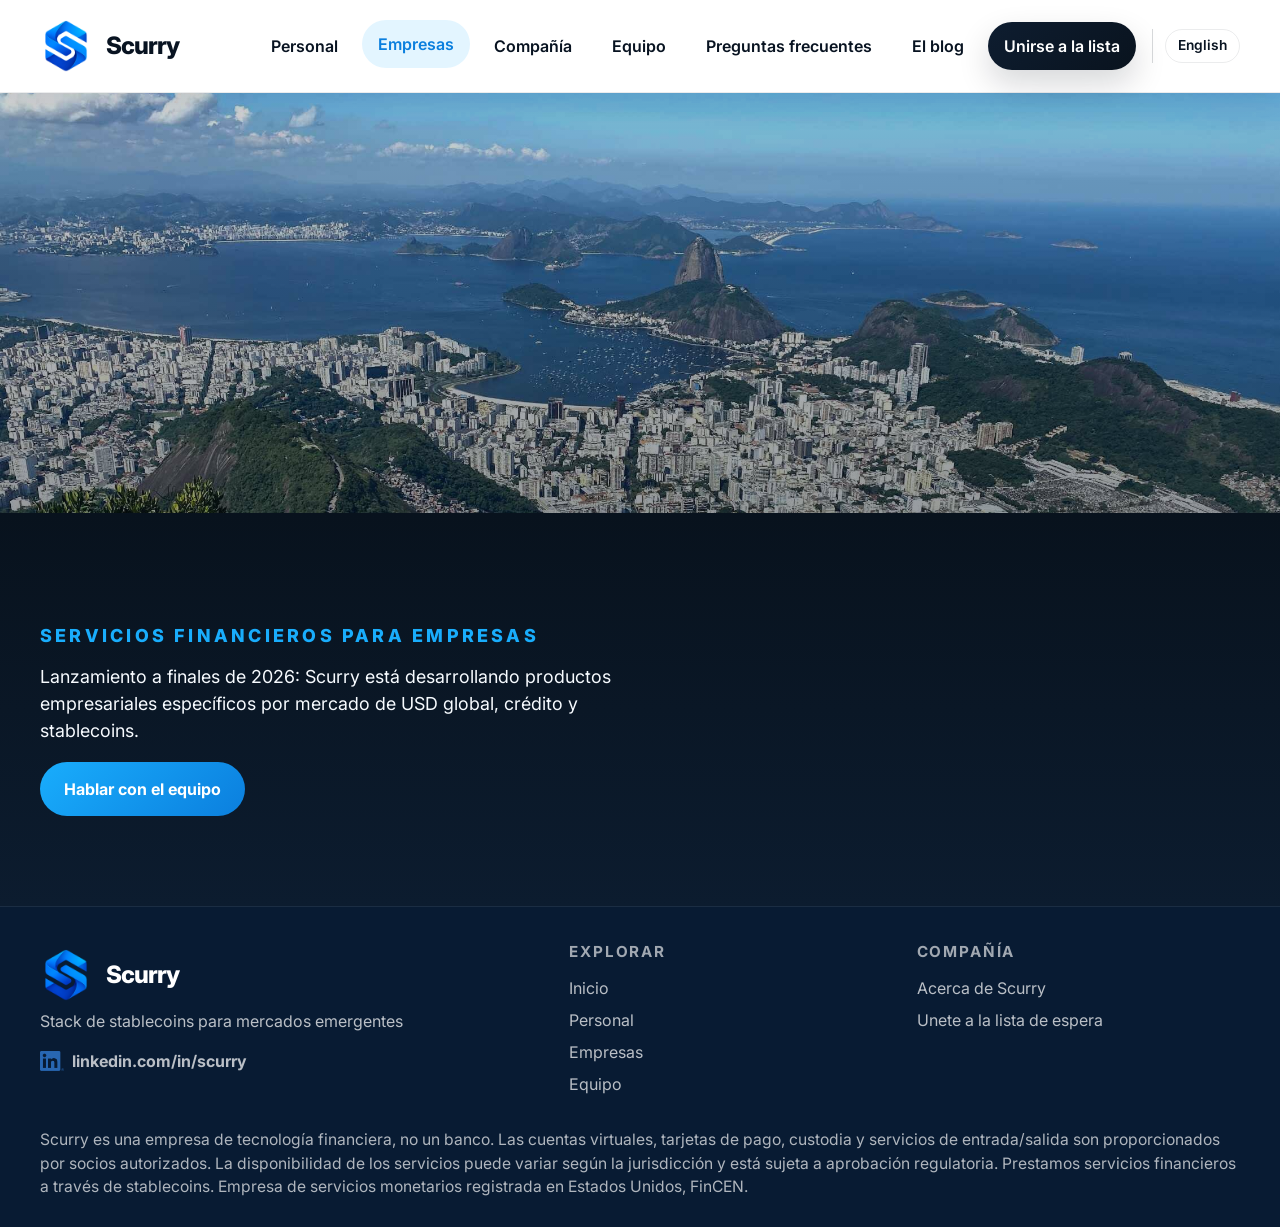
<file: es_MX/business.html>
<!DOCTYPE html>
<html lang="es-MX">
<head>
  
  <meta charset="UTF-8">
  <meta http-equiv="Cache-Control" content="no-cache, no-store, must-revalidate">
  <meta http-equiv="Pragma" content="no-cache">
  <meta http-equiv="Expires" content="0">
  <meta name="viewport" content="width=device-width, initial-scale=1.0">
  <link rel="preconnect" href="https://fonts.googleapis.com">
  <link rel="preconnect" href="https://fonts.gstatic.com" crossorigin>
  <link href="https://fonts.googleapis.com/css2?family=Inter:wght@400;500;600;700;800&display=swap" rel="stylesheet">
  <link rel="stylesheet" href="styles.css">

  <title>Scurry Empresas | Cuenta global 24x7</title>
  <link rel="alternate" hreflang="en-US" href="../business.html">
  <link rel="alternate" hreflang="es-MX" href="business.html">
  <link rel="alternate" hreflang="x-default" href="../business.html">
  <meta property="og:locale" content="es_MX">
  <meta property="og:locale:alternate" content="en_US">
</head>
<body>
  
  <header class="site-header solid-nav">
    <div class="container nav-row">
      <a href="index.html" class="brand" aria-label="Inicio de Scurry">
        <img src="images/logo.png" alt="Logotipo de Scurry">
        <span>Scurry</span>
      </a>
      <button class="menu-toggle" aria-expanded="false" aria-controls="site-nav">Menú</button>
      <nav id="site-nav" class="site-nav">
        <a href="personal.html">Personal</a>
        <a href="business.html" class="active">Empresas</a>
        <a href="about.html">Compañía</a>
        <a href="team.html">Equipo</a>
        <a href="faq.html">Preguntas frecuentes</a>
        <a href="blog.html">El blog</a>
        <a href="coming-soon.html" class="nav-cta">Unirse a la lista</a>
      <div class="language-switcher" aria-label="Language options"><a href="../business.html" hreflang="en-US" lang="en-US">English</a></div>
      </nav>
    </div>
  </header>

  <main>
    <section class="business-banner" aria-label="Banner de Scurry para empresas"></section>
    
    <section class="page-hero section-dark compact-hero">
      <div class="container split-grid align-center">
        <div class="reveal split-copy">
          <p class="eyebrow accent">Servicios financieros para empresas</p>
          <p class="lead">Lanzamiento a finales de 2026: Scurry está desarrollando productos empresariales específicos por mercado de USD global, crédito y stablecoins.</p>
          <a href="coming-soon.html" class="btn btn-primary">Hablar con el equipo</a>
        </div>
      </div>
    </section>
  </main>
  
  <footer class="site-footer">
    <div class="container footer-grid">
      <div>
        <a href="index.html" class="brand footer-brand"><img src="images/logo.png" alt="Logotipo de Scurry"><span>Scurry</span></a>
        <p>Stack de stablecoins para mercados emergentes</p>
        <p class="role"><img height="20" src="images/LI.png" alt="Ícono de LinkedIn"><a href="https://www.linkedin.com/company/scurry" target="_blank">linkedin.com/in/scurry</a></p>
      </div>
      <div>
        <h4>Explorar</h4>
        <a href="index.html">Inicio</a>
        <a href="personal.html">Personal</a>
        <a href="business.html">Empresas</a>
        <a href="team.html">Equipo</a>
      </div>
      <div>
        <h4>Compañía</h4>
        <a href="about.html">Acerca de Scurry</a>
        <a href="coming-soon.html">Unete a la lista de espera</a>
      </div>
    </div>
    <div class="container disclosure-row">
      <div class="disclosure-lite">Scurry es una empresa de tecnología financiera, no un banco. Las cuentas virtuales, tarjetas de pago, custodia y servicios de entrada/salida son proporcionados por socios autorizados. La disponibilidad de los servicios puede variar según la jurisdicción y está sujeta a aprobación regulatoria. Prestamos servicios financieros a través de stablecoins. Empresa de servicios monetarios registrada en Estados Unidos, FinCEN.</div>
    </div>
  </footer>

  <script src="script.js"></script>
</body>
</html>
</file>
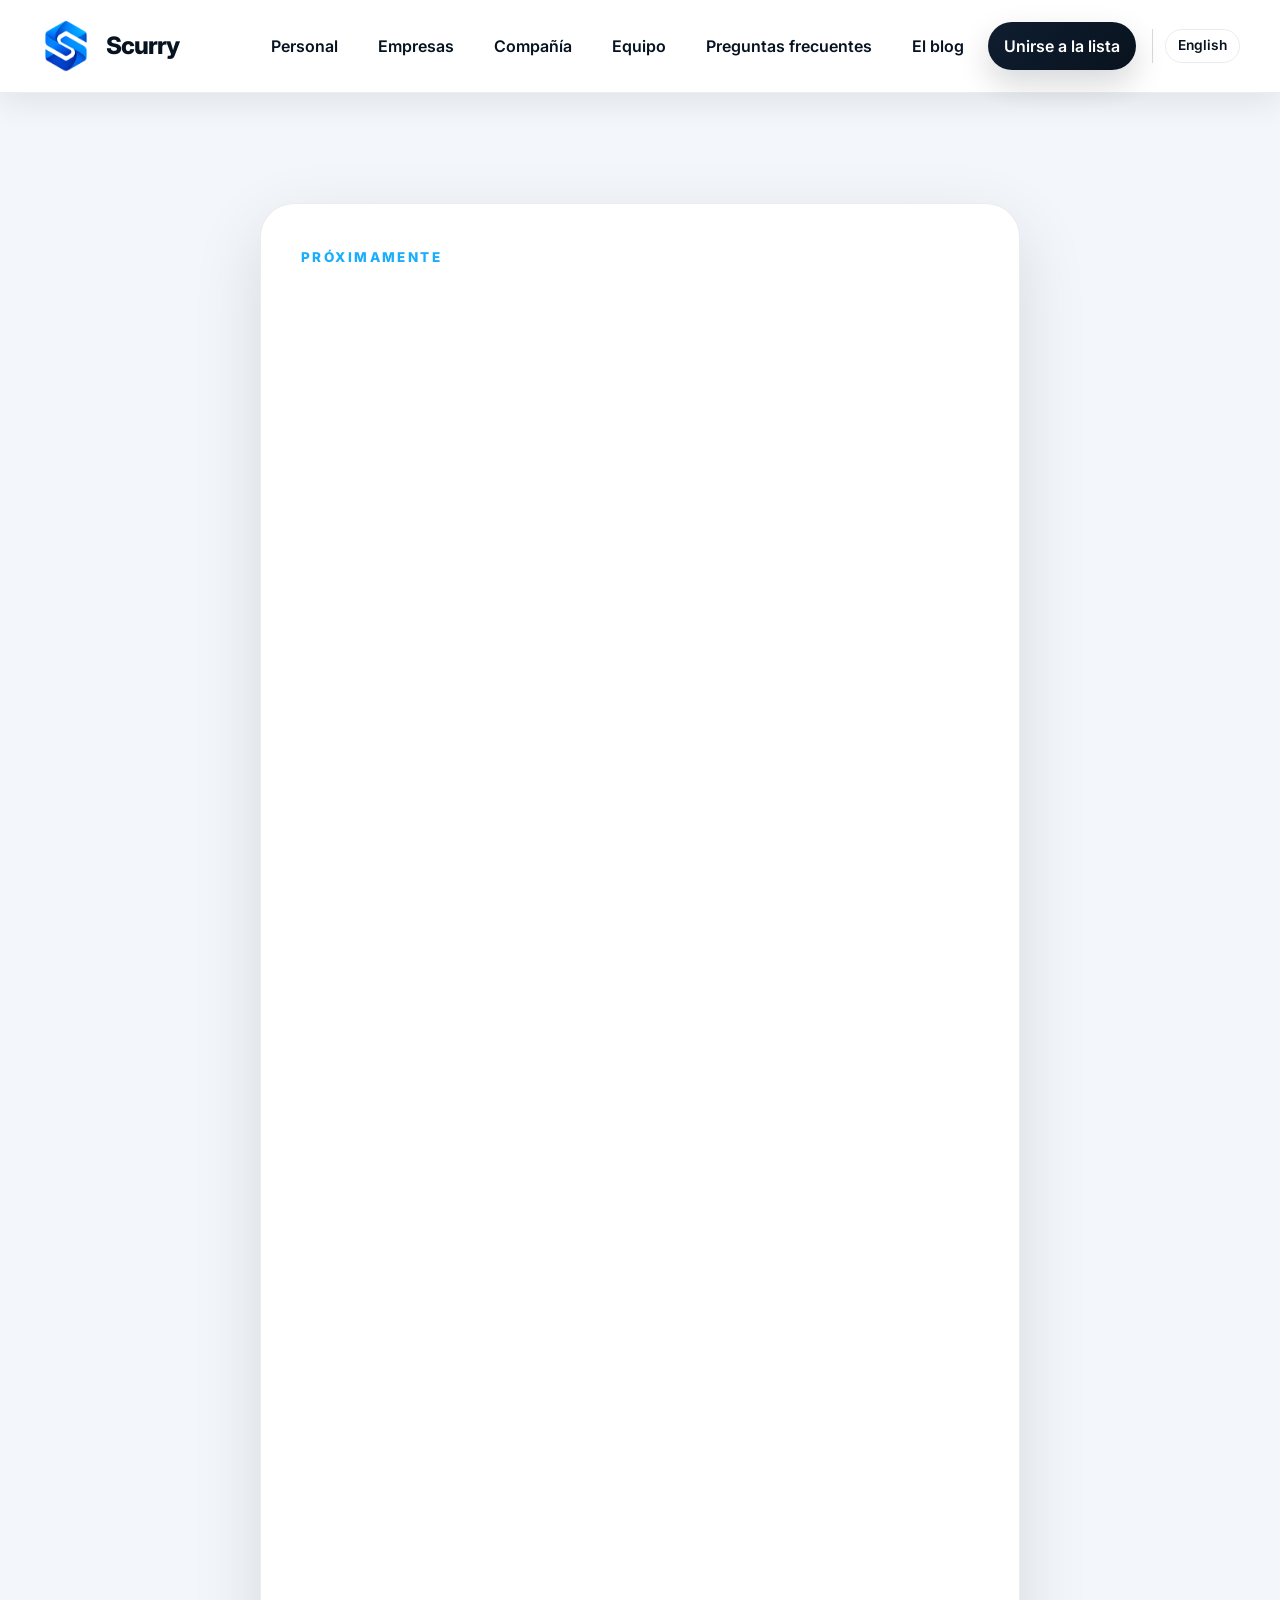
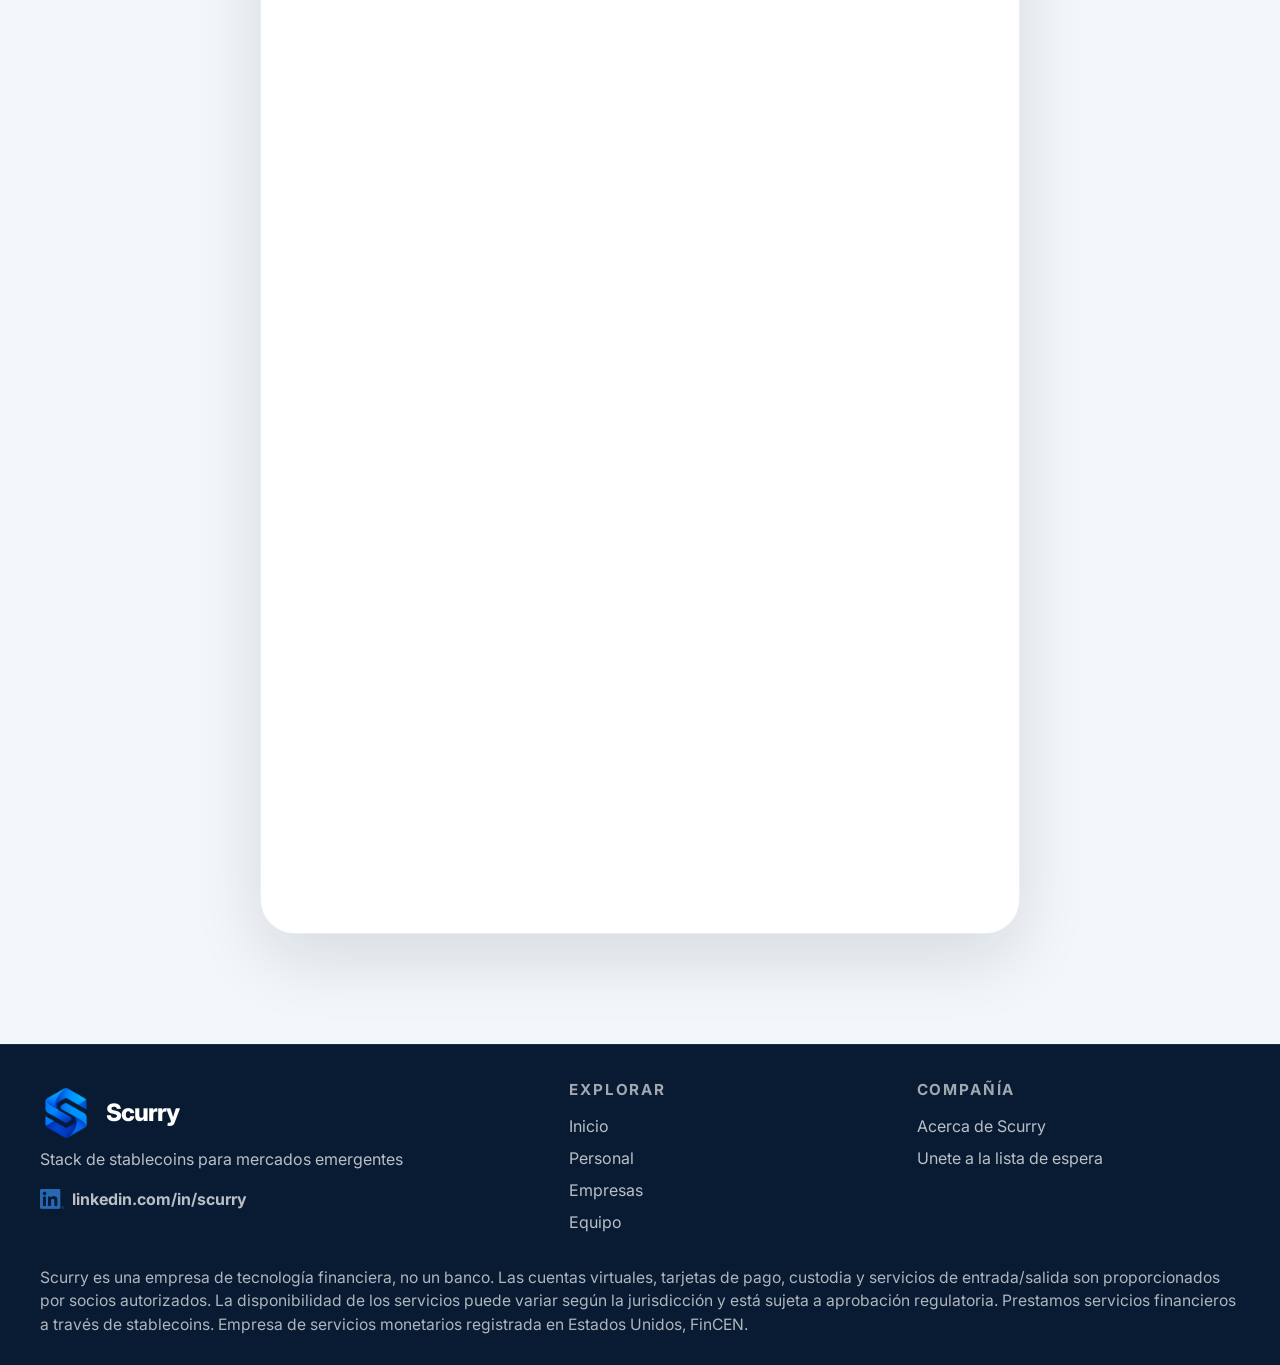
<file: es_MX/coming-soon.html>
<!DOCTYPE html>
<html lang="es-MX">
<head>
  
  <meta charset="UTF-8">
  <meta http-equiv="Cache-Control" content="no-cache, no-store, must-revalidate">
  <meta http-equiv="Pragma" content="no-cache">
  <meta http-equiv="Expires" content="0">
  <meta name="viewport" content="width=device-width, initial-scale=1.0">
  <link rel="preconnect" href="https://fonts.googleapis.com">
  <link rel="preconnect" href="https://fonts.gstatic.com" crossorigin>
  <link href="https://fonts.googleapis.com/css2?family=Inter:wght@400;500;600;700;800&display=swap" rel="stylesheet">
  <link rel="stylesheet" href="styles.css">

  <title>Únete a la lista de espera | Scurry</title>
  <link rel="alternate" hreflang="en-US" href="../coming-soon.html">
  <link rel="alternate" hreflang="es-MX" href="coming-soon.html">
  <link rel="alternate" hreflang="x-default" href="../coming-soon.html">
  <meta property="og:locale" content="es_MX">
  <meta property="og:locale:alternate" content="en_US">
</head>
<body>
  
  <header class="site-header solid-nav">
    <div class="container nav-row">
      <a href="index.html" class="brand" aria-label="Inicio de Scurry">
        <img src="images/logo.png" alt="Logotipo de Scurry">
        <span>Scurry</span>
      </a>
      <button class="menu-toggle" aria-expanded="false" aria-controls="site-nav">Menú</button>
      <nav id="site-nav" class="site-nav">
        <a href="personal.html">Personal</a>
        <a href="business.html">Empresas</a>
        <a href="about.html">Compañía</a>
        <a href="team.html">Equipo</a>
        <a href="faq.html">Preguntas frecuentes</a>
        <a href="blog.html">El blog</a>
        <a href="coming-soon.html" class="nav-cta">Unirse a la lista</a>
      <div class="language-switcher" aria-label="Language options"><a href="../coming-soon.html" hreflang="en-US" lang="en-US">English</a></div>
      </nav>
    </div>
  </header>

  <main class="section section-light waitlist-shell">
    <div class="container waitlist-card reveal visible">
      <p class="eyebrow">Próximamente</p>
      <iframe src="https://docs.google.com/forms/d/e/1FAIpQLScbxxU-2JRULag57qthW07WJlSWEFFRSmgs9vZPrsU0keuzTw/viewform?embedded=true" width="640" height="2206" frameborder="0" marginheight="0" marginwidth="0">Cargando…</iframe>
    </div>
  </main>
  
  <footer class="site-footer">
    <div class="container footer-grid">
      <div>
        <a href="index.html" class="brand footer-brand"><img src="images/logo.png" alt="Logotipo de Scurry"><span>Scurry</span></a>
        <p>Stack de stablecoins para mercados emergentes</p>
        <p class="role"><img height="20" src="images/LI.png" alt="Ícono de LinkedIn"><a href="https://www.linkedin.com/company/scurry" target="_blank">linkedin.com/in/scurry</a></p>
      </div>
      <div>
        <h4>Explorar</h4>
        <a href="index.html">Inicio</a>
        <a href="personal.html">Personal</a>
        <a href="business.html">Empresas</a>
        <a href="team.html">Equipo</a>
      </div>
      <div>
        <h4>Compañía</h4>
        <a href="about.html">Acerca de Scurry</a>
        <a href="coming-soon.html">Unete a la lista de espera</a>
      </div>
    </div>
    <div class="container disclosure-row">
      <div class="disclosure-lite">Scurry es una empresa de tecnología financiera, no un banco. Las cuentas virtuales, tarjetas de pago, custodia y servicios de entrada/salida son proporcionados por socios autorizados. La disponibilidad de los servicios puede variar según la jurisdicción y está sujeta a aprobación regulatoria. Prestamos servicios financieros a través de stablecoins. Empresa de servicios monetarios registrada en Estados Unidos, FinCEN.</div>
    </div>
  </footer>

  <script src="script.js"></script>
</body>
</html>
</file>
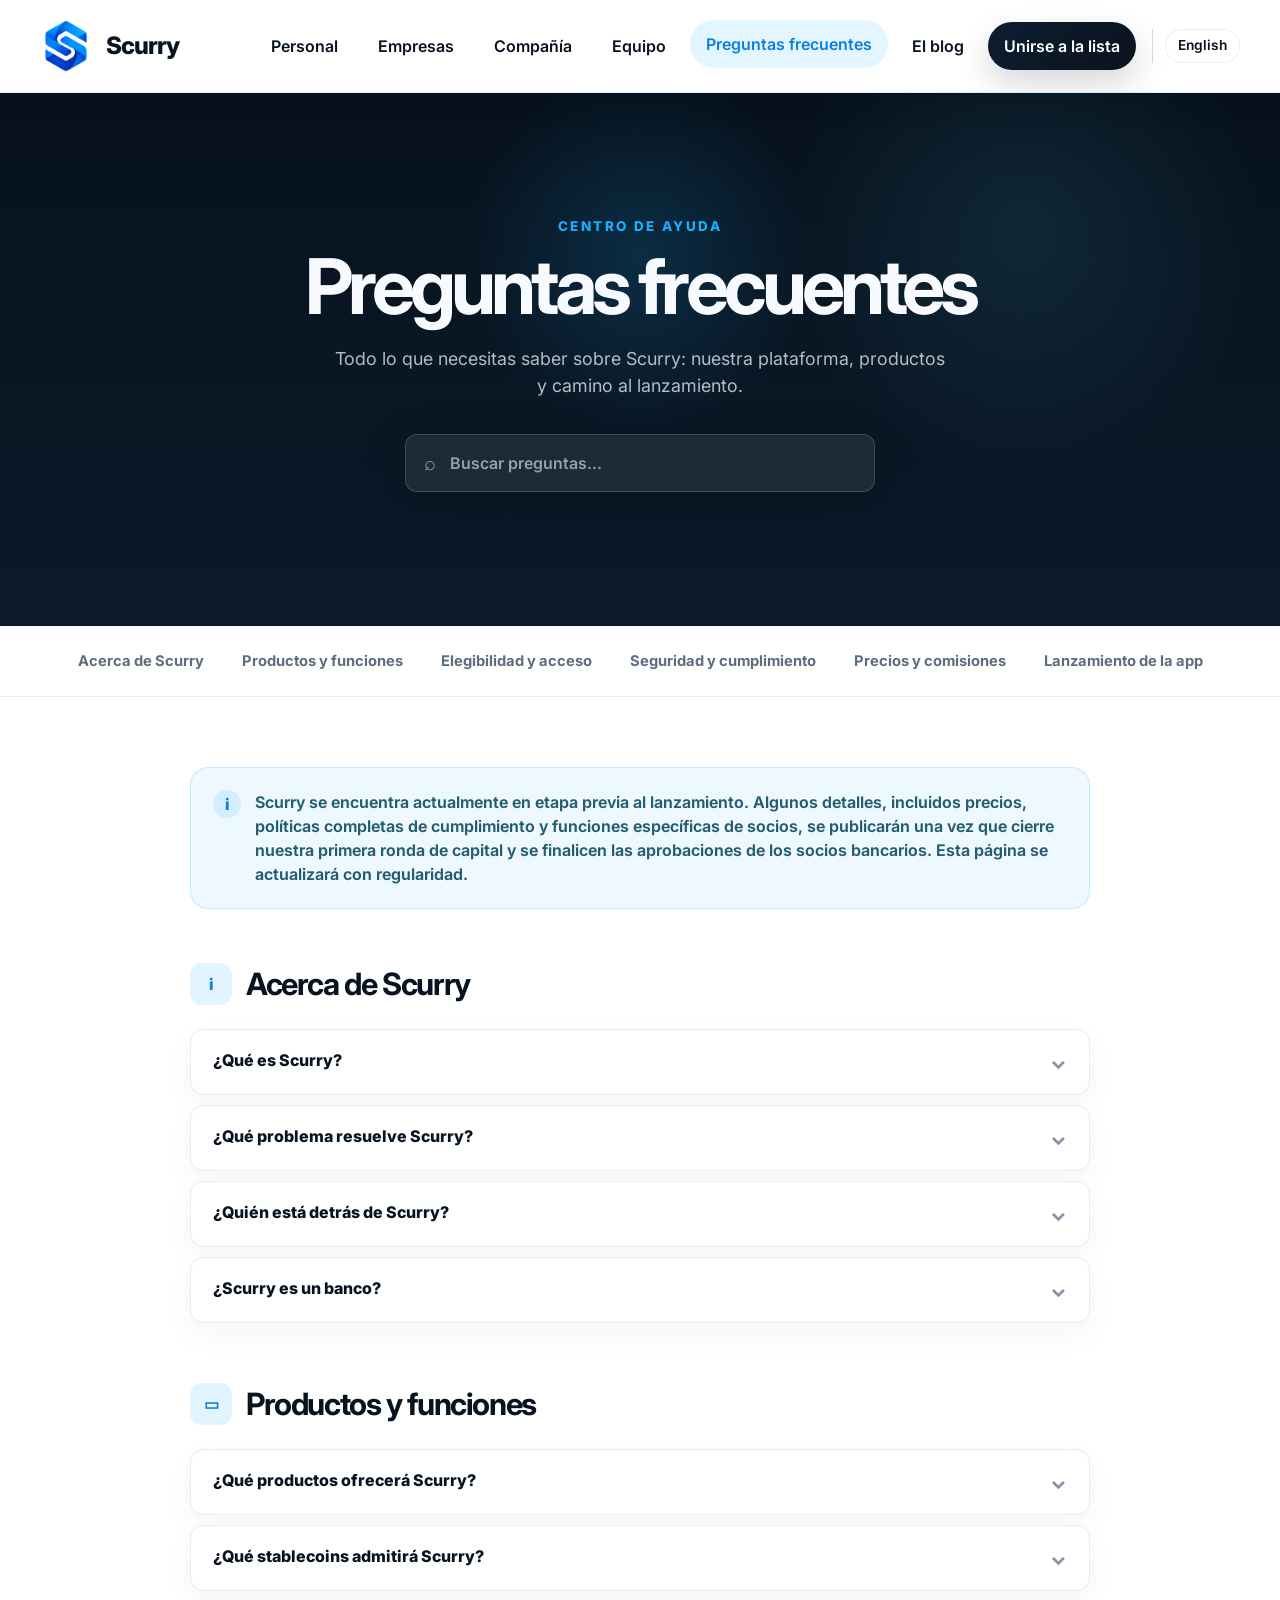
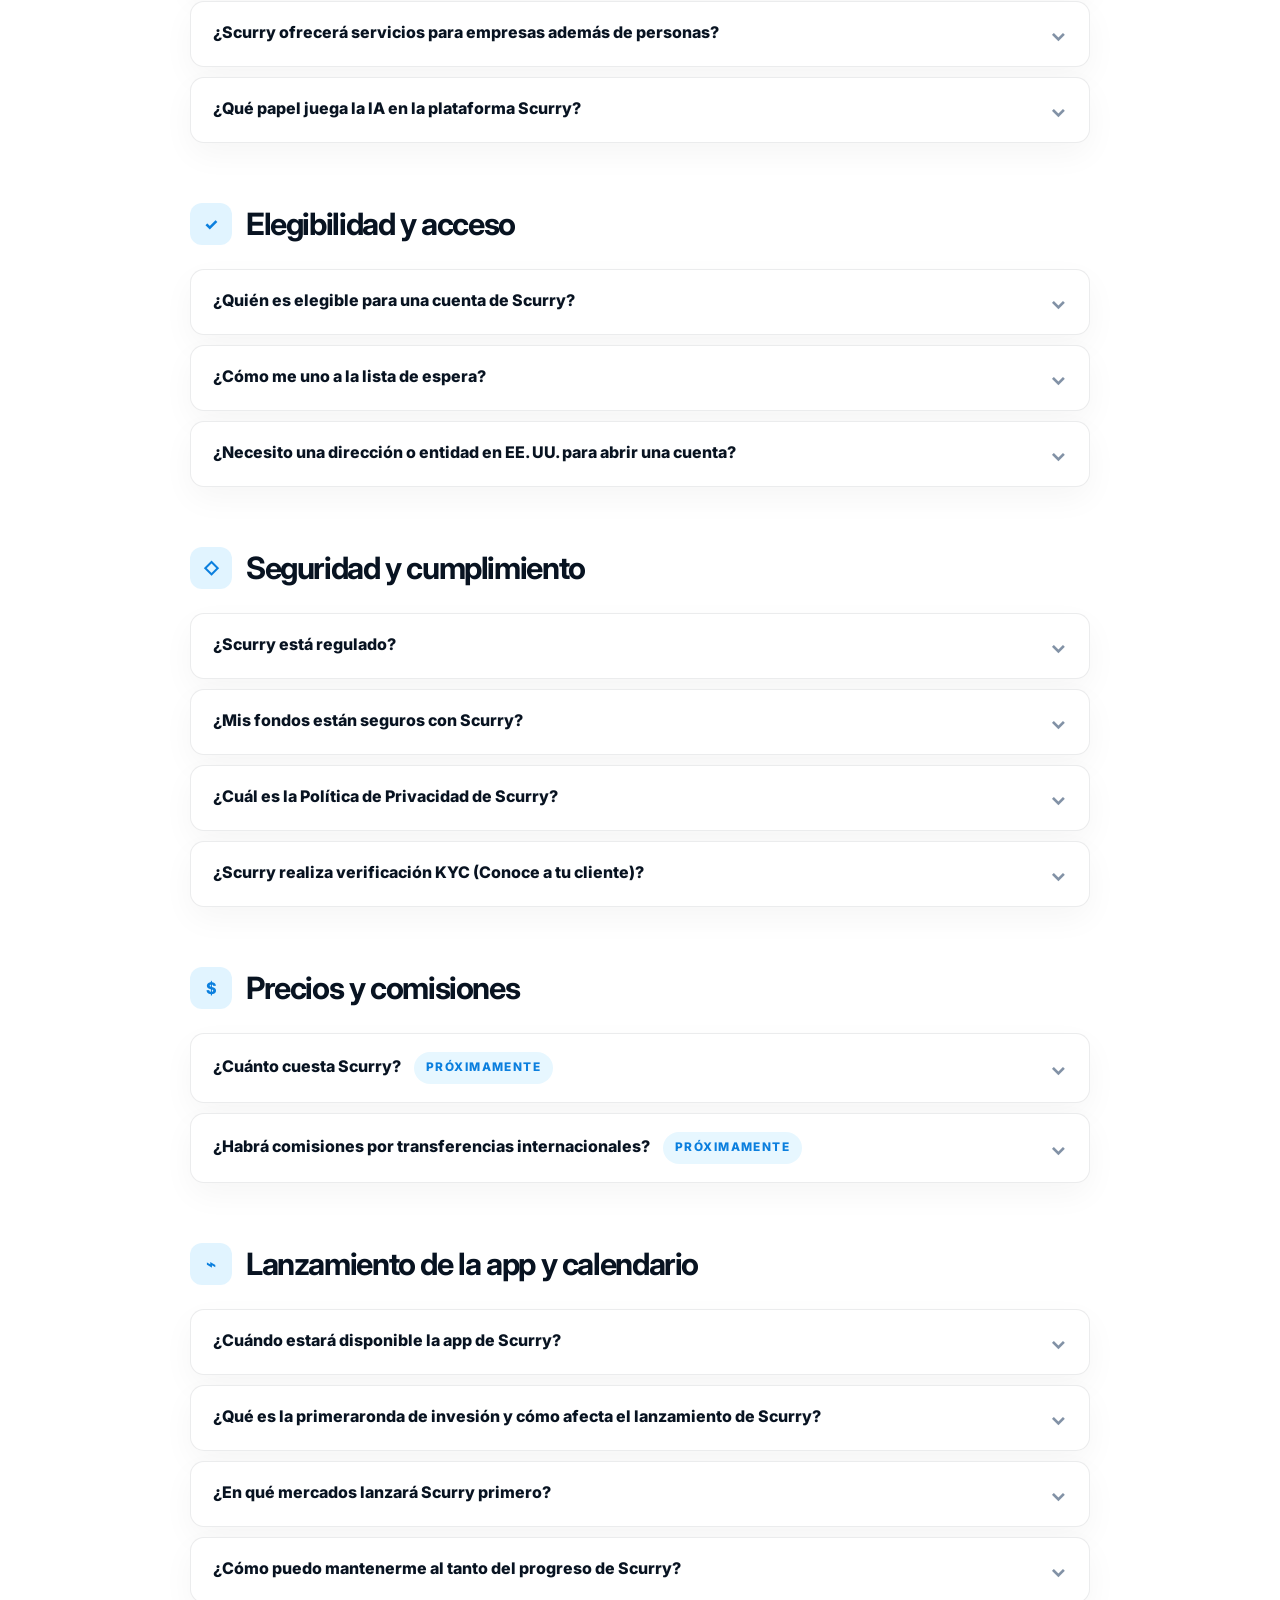
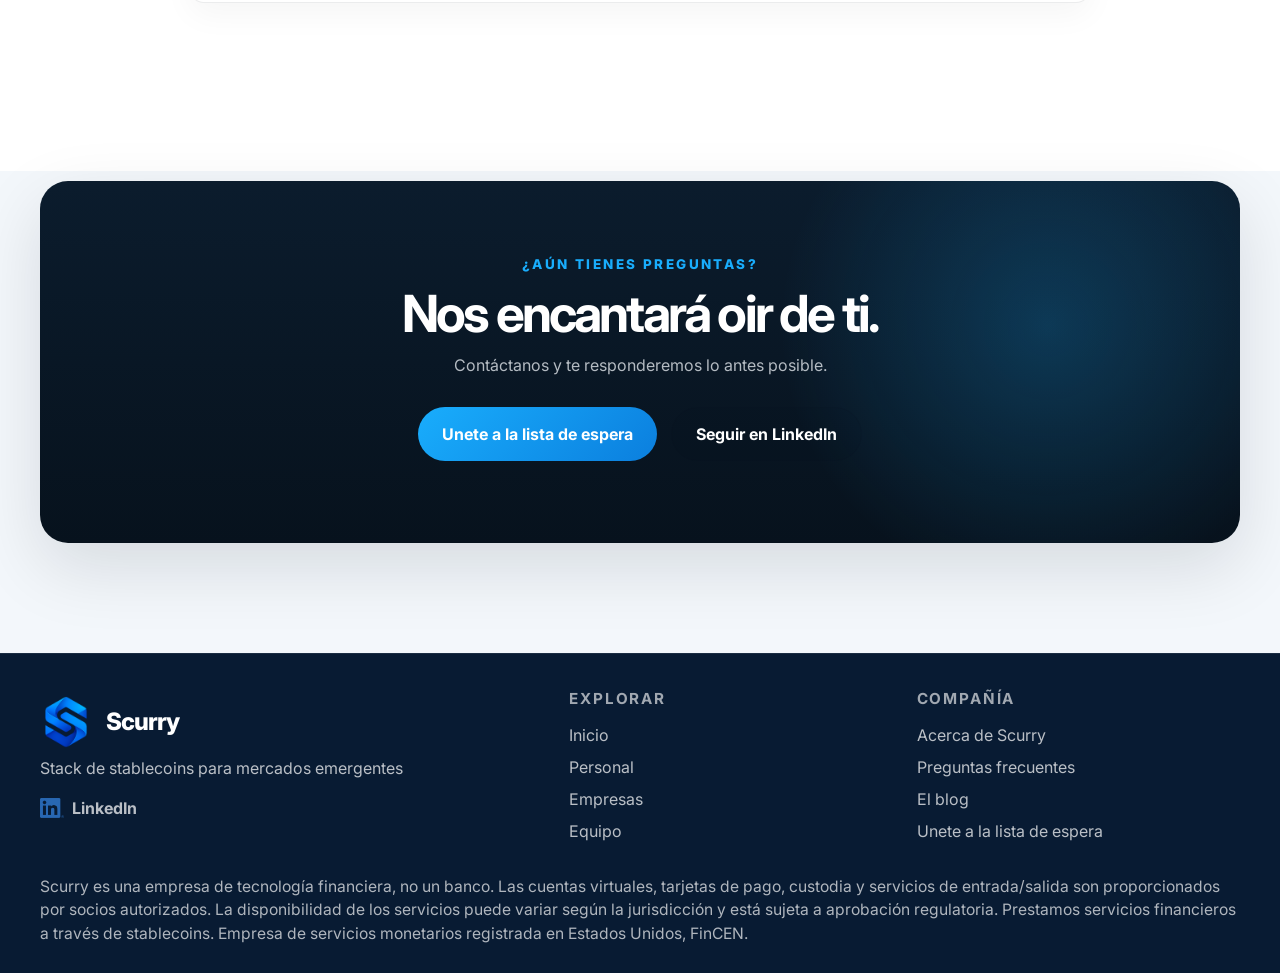
<file: es_MX/faq.html>
<!DOCTYPE html>
<html lang="es-MX">
<head>
  
  <meta charset="UTF-8">
  <meta http-equiv="Cache-Control" content="no-cache, no-store, must-revalidate">
  <meta http-equiv="Pragma" content="no-cache">
  <meta http-equiv="Expires" content="0">
  <meta name="viewport" content="width=device-width, initial-scale=1.0">
  <link rel="preconnect" href="https://fonts.googleapis.com">
  <link rel="preconnect" href="https://fonts.gstatic.com" crossorigin>
  <link href="https://fonts.googleapis.com/css2?family=Inter:wght@400;500;600;700;800&display=swap" rel="stylesheet">
  <link rel="stylesheet" href="styles.css">

  <title>Preguntas frecuentes | Centro de ayuda de Scurry</title>
  <link rel="alternate" hreflang="en-US" href="../faq.html">
  <link rel="alternate" hreflang="es-MX" href="faq.html">
  <link rel="alternate" hreflang="x-default" href="../faq.html">
  <meta property="og:locale" content="es_MX">
  <meta property="og:locale:alternate" content="en_US">
</head>
<body>
  
  <header class="site-header solid-nav">
    <div class="container nav-row">
      <a href="index.html" class="brand" aria-label="Inicio de Scurry">
        <img src="images/logo.png" alt="Logotipo de Scurry">
        <span>Scurry</span>
      </a>
      <button class="menu-toggle" aria-expanded="false" aria-controls="site-nav">Menú</button>
      <nav id="site-nav" class="site-nav">
        <a href="personal.html">Personal</a>
        <a href="business.html">Empresas</a>
        <a href="about.html">Compañía</a>
        <a href="team.html">Equipo</a>
        <a href="faq.html" class="active">Preguntas frecuentes</a>
        <a href="blog.html">El blog</a>
        <a href="coming-soon.html" class="nav-cta">Unirse a la lista</a>
      <div class="language-switcher" aria-label="Language options"><a href="../faq.html" hreflang="en-US" lang="en-US">English</a></div>
      </nav>
    </div>
  </header>

  <main>
    <section class="faq-hero section-dark">
      <div class="container center-stack reveal">
        <p class="eyebrow accent">Centro de ayuda</p>
        <h1>Preguntas frecuentes</h1>
        <p class="section-intro">Todo lo que necesitas saber sobre Scurry: nuestra plataforma, productos y camino al lanzamiento.</p>
        <label class="faq-search" for="faq-search">
          <span>⌕</span>
          <input id="faq-search" type="search" placeholder="Buscar preguntas..." autocomplete="off">
        </label>
      </div>
    </section>

    <nav class="faq-tabs" aria-label="Secciones de preguntas frecuentes">
      <div class="container faq-tabs-row">
        <a href="#about-scurry">Acerca de Scurry</a>
        <a href="#products-features">Productos y funciones</a>
        <a href="#eligibility-access">Elegibilidad y acceso</a>
        <a href="#safety-compliance">Seguridad y cumplimiento</a>
        <a href="#pricing-fees">Precios y comisiones</a>
        <a href="#app-launch">Lanzamiento de la app</a>
      </div>
    </nav>

    <section class="section section-white faq-page-section">
      <div class="container faq-shell">
        <div class="faq-note reveal">
          <span>i</span>
          <p>Scurry se encuentra actualmente en etapa previa al lanzamiento. Algunos detalles, incluidos precios, políticas completas de cumplimiento y funciones específicas de socios, se publicarán una vez que cierre nuestra primera ronda de capital y se finalicen las aprobaciones de los socios bancarios. Esta página se actualizará con regularidad.</p>
        </div>

        <section class="faq-group reveal" id="about-scurry" data-faq-group>
          <div class="faq-group-heading">
            <span class="faq-icon">i</span>
            <h2>Acerca de Scurry</h2>
          </div>

          <details class="faq-item">
            <summary>¿Qué es Scurry?</summary>
            <div class="faq-answer">
              <p>Scurry es una empresa de tecnología financiera, no un banco, que está construyendo una plataforma de stablecoins para consumidores y empresas en mercados emergentes, empezando por México y América Latina.</p>
              <p>Conectamos las finanzas tradicionales (TradFi) y las finanzas descentralizadas (DeFi) al ofrecer cuentas globales en USD, tarjetas de pago respaldadas por stablecoins y servicios de crédito. Piensa en nosotros como una alternativa moderna de servicios financieros que combina la estabilidad del dólar estadounidense con la velocidad y accesibilidad de la tecnología blockchain.</p>
            </div>
          </details>

          <details class="faq-item">
            <summary>¿Qué problema resuelve Scurry?</summary>
            <div class="faq-answer">
              <p>La banca tradicional en mercados emergentes es lenta, costosa y a menudo inaccesible. Las personas que envían dinero a casa pierden entre 3 y 7% en comisiones. Los exportadores esperan cinco o más días hábiles por transferencias bancarias mientras pagan cargos elevados. Las pequeñas empresas no pueden abrir cuentas en EE. UU. sin estructuras legales costosas.</p>
              <p>Scurry aborda estos problemas sistémicos con un modelo financiero híbrido humano/IA que utiliza tecnología de stablecoins para ofrecer servicios financieros más rápidos, baratos y justos a quienes más los necesitan.</p>
            </div>
          </details>

          <details class="faq-item">
            <summary>¿Quién está detrás de Scurry?</summary>
            <div class="faq-answer">
              <p>Scurry fue cofundada por Eric Kinney (cofundador y CEO) y Andreas Oesterer (cofundador y CTO), un equipo enfocado en llevar servicios financieros equitativos a mercados desatendidos. Actualmente estamos en proceso de cerrar nuestra primera ronda de inversión para financiar el desarrollo y lanzamiento de nuestros productos MVP.</p>
              <p>Averigua más sobre nuestro equipo en la página de <a href="team.html">Equipo</a> .</p>
            </div>
          </details>

          <details class="faq-item">
            <summary>¿Scurry es un banco?</summary>
            <div class="faq-answer">
              <p>No. Scurry es una empresa fintech, no un banco. Las cuentas virtuales, tarjetas de pago, servicios de custodia y servicios de entrada/salida se proporcionan a través de nuestros socios bancarios y de stablecoins autorizados. Scurry cuenta con una licencia registrada de Money Services Business (MSB) ante FinCEN en Estados Unidos.</p>
            </div>
          </details>
        </section>

        <section class="faq-group reveal" id="products-features" data-faq-group>
          <div class="faq-group-heading">
            <span class="faq-icon">▭</span>
            <h2>Productos y funciones</h2>
          </div>

          <details class="faq-item">
            <summary>¿Qué productos ofrecerá Scurry?</summary>
            <div class="faq-answer">
              <p>La suite inicial de productos de Scurry incluye tres ofertas principales:</p>
              <ul>
                <li><strong>Cuentas globales en USD</strong> — Mantén y transacciona en dólares estadounidenses desde cualquier parte del mundo, sin requerir una entidad o dirección en EE. UU.</li>
                <li><strong>Tarjetas de pago respaldadas por stablecoins</strong> — Gasta stablecoins donde se acepten las principales tarjetas, con conversión en tiempo real en el punto de venta.</li>
                <li><strong>Servicios de crédito</strong> — Accede a productos de crédito para consumidores y empresas diseñados para clientes en mercados emergentes que no reciben suficiente atención de los prestamistas tradicionales.</li>
              </ul>
            </div>
          </details>

          <details class="faq-item">
            <summary>¿Qué stablecoins admitirá Scurry?</summary>
            <div class="faq-answer">
              <p>Scurry está estableciendo alianzas con proveedores líderes de stablecoins para garantizar una experiencia estable y líquida para los usuarios. La lista completa de stablecoins admitidas se anunciará antes del lanzamiento de nuestra app. Nuestro enfoque está en stablecoins vinculadas al dólar que ofrecen confiabilidad, liquidez y amplia aceptación.</p>
            </div>
          </details>

          <details class="faq-item">
            <summary>¿Scurry ofrecerá servicios para empresas además de personas?</summary>
            <div class="faq-answer">
              <p>Sí. Scurry está diseñado tanto para consumidores como para empresas. Nuestra suite de productos empresariales está dirigida a compañías que necesitan cuentas globales en USD, soluciones de nómina transfronteriza y transferencias internacionales de menor costo, especialmente aquellas que operan en mercados de América Latina. Las funciones empresariales detalladas estarán disponibles en la página de <a href="business.html">Empresas</a> .</p>
            </div>
          </details>

          <details class="faq-item">
            <summary>¿Qué papel juega la IA en la plataforma Scurry?</summary>
            <div class="faq-answer">
              <p>Scurry utiliza un modelo híbrido sofisticado que integra experiencia humana con IA avanzada para ofrecer una experiencia financiera más personalizada y eficiente. Nuestra infraestructura de IA optimiza la gestión de cuentas, mejora la evaluación de riesgo para productos de crédito y proporciona atención al cliente ágil, 24/7. Para garantizar los más altos estándares de precisión y responsabilidad, se mantiene supervisión humana en todas las decisiones financieras de alto impacto. En el centro de esta experiencia está Murry, la ardilla voladora, mascota oficial de Scurry y agente principal de IA, dedicada a ayudar tanto a consumidores como a usuarios empresariales con sus necesidades financieras específicas.</p>
            </div>
          </details>
        </section>

        <section class="faq-group reveal" id="eligibility-access" data-faq-group>
          <div class="faq-group-heading">
            <span class="faq-icon">✓</span>
            <h2>Elegibilidad y acceso</h2>
          </div>

          <details class="faq-item">
            <summary>¿Quién es elegible para una cuenta de Scurry?</summary>
            <div class="faq-answer">
              <p>Scurry está diseñado para servir a ciudadanos globales: personas y empresas de todo el mundo que necesitan acceso a cuentas en USD y servicios financieros con stablecoins. Estamos dando prioridad a usuarios en México y América Latina para nuestro lanzamiento inicial, con planes de expansión a mercados adicionales.</p>
              <p>La disponibilidad estará sujeta a regulaciones jurisdiccionales y aprobaciones de socios. Los criterios completos de elegibilidad se publicarán antes del lanzamiento de nuestra app.</p>
            </div>
          </details>

          <details class="faq-item">
            <summary>¿Cómo me uno a la lista de espera?</summary>
            <div class="faq-answer">
              <p>Puedes registrarte para acceso anticipado en la página de <a href="coming-soon.html">Unete a la lista de espera</a> . Uniéndote a la lista de espera recibirás actualizaciones sobre nuestro calendario de lanzamiento y podrías recibir acceso prioritario cuando la app esté disponible.</p>
            </div>
          </details>

          <details class="faq-item">
            <summary>¿Necesito una dirección o entidad en EE. UU. para abrir una cuenta?</summary>
            <div class="faq-answer">
              <p>No. Una de las propuestas de valor principales de Scurry es proporcionar acceso a cuentas globales en USD sin requerir una entidad legal en EE. UU., abogado o dirección física. Estamos construyendo para millones de personas y empresas en todo el mundo que han quedado fuera del sistema financiero estadounidense debido a estas barreras.</p>
            </div>
          </details>
        </section>

        <section class="faq-group reveal" id="safety-compliance" data-faq-group>
          <div class="faq-group-heading">
            <span class="faq-icon">◇</span>
            <h2>Seguridad y cumplimiento</h2>
          </div>

          <details class="faq-item">
            <summary>¿Scurry está regulado?</summary>
            <div class="faq-answer">
              <p>Sí. Scurry es una Money Services Business (MSB) registrada ante la Financial Crimes Enforcement Network (FinCEN) de EE. UU. Operamos con una filosofía de cumplimiento primero, priorizando la alineación regulatoria desde el primer día, incluso antes de que nuestra plataforma esté activa.</p>
              <p>Los servicios financieros en la plataforma Scurry serán proporcionados por socios bancarios y de stablecoins autorizados que cuentan con sus propias aprobaciones regulatorias.</p>
            </div>
          </details>

          <details class="faq-item">
            <summary>¿Mis fondos están seguros con Scurry?</summary>
            <div class="faq-answer">
              <p>Scurry aún no es una plataforma activa, por lo que en este momento no se mantienen fondos de clientes. Cuando lancemos, los fondos de clientes y las tenencias de stablecoins serán gestionados a través de instituciones socias autorizadas con sus propias salvaguardas regulatorias. Los detalles completos sobre custodia de fondos, protecciones de socios y garantías aplicables se divulgarán antes del lanzamiento.</p>
            </div>
          </details>

          <details class="faq-item">
            <summary>¿Cuál es la Política de Privacidad de Scurry?</summary>
            <div class="faq-answer">
              <p>Scurry está finalizando actualmente nuestra Política de Privacidad y Términos de Uso en coordinación con nuestros socios bancarios. Se espera la aprobación final de todas las políticas de cumplimiento poco después de que cierre nuestra primera ronda de inversión..</p>
              <p>Estamos comprometidos a prácticas de datos transparentes y centradas en el usuario. La documentación completa se publicará en este sitio web antes del lanzamiento de la app.</p>
            </div>
          </details>

          <details class="faq-item">
            <summary>¿Scurry realiza verificación KYC (Conoce a tu cliente)?</summary>
            <div class="faq-answer">
              <p>Sí. Como MSB registrada y en alineación con los requisitos de nuestros socios bancarios, Scurry realizará verificación KYC para todos los titulares de cuenta. Este es un requisito legal y una pieza central de nuestro enfoque de cumplimiento primero. Los detalles del proceso de verificación se describirán cuando se lance la app.</p>
            </div>
          </details>
        </section>

        <section class="faq-group reveal" id="pricing-fees" data-faq-group>
          <div class="faq-group-heading">
            <span class="faq-icon">$</span>
            <h2>Precios y comisiones</h2>
          </div>

          <details class="faq-item">
            <summary>¿Cuánto cuesta Scurry? <span class="faq-status">Próximamente</span></summary>
            <div class="faq-answer">
              <p>El calendario completo de comisiones de Scurry se publicará antes del lanzamiento de nuestra app. Los precios se están finalizando en coordinación con nuestros socios bancarios y de stablecoins, y están sujetos a aprobaciones regulatorias.</p>
              <p>Nuestro compromiso es ofrecer comisiones sustancialmente más bajas que los bancos tradicionales y los operadores de transferencia de dinero; uno de nuestros principios fundacionales es eliminar los costos excesivos que afectan a las personas en mercados emergentes.</p>
            </div>
          </details>

          <details class="faq-item">
            <summary>¿Habrá comisiones por transferencias internacionales? <span class="faq-status">Próximamente</span></summary>
            <div class="faq-answer">
              <p>Estamos construyendo Scurry específicamente para reducir el costo de mover dinero internacionalmente, un mercado donde los proveedores tradicionales cobran entre 3 y 7%. Nuestra estructura de comisiones para transferencias se divulgará en el calendario completo de comisiones, publicado antes del lanzamiento.</p>
            </div>
          </details>
        </section>

        <section class="faq-group reveal" id="app-launch" data-faq-group>
          <div class="faq-group-heading">
            <span class="faq-icon">⌁</span>
            <h2>Lanzamiento de la app y calendario</h2>
          </div>

          <details class="faq-item">
            <summary>¿Cuándo estará disponible la app de Scurry?</summary>
            <div class="faq-answer">
              <p>La app de Scurry está actualmente en desarrollo y se espera que se lance entre mediados y finales de 2026. La fecha exacta depende de la finalización de nuestra primera ronda de inversión de la aprobación final de nuestros socios bancarios y de stablecoins.</p>
              <p><a href="coming-soon.html">Unete a la lista de espera</a> para ser de los primeros en saber cuándo salgamos en vivo.</p>
            </div>
          </details>

          <details class="faq-item">
            <summary>¿Qué es la primeraronda de invesión y cómo afecta el lanzamiento de Scurry?</summary>
            <div class="faq-answer">
              <p>Una primera ronda es una inversión de capital de riesgo en etapa temprana que proporciona el capital necesario para construir y lanzar nuestro MVP. Cerrar esta ronda es un hito clave que nos permitirá finalizar nuestras alianzas bancarias, completar aprobaciones de cumplimiento y llevar la app de Scurry al mercado.</p>
              <p>Algunos detalles, incluida nuestra Política de Privacidad completa, Términos de Uso y calendario de comisiones, se publicarán una vez que cierre la ronda pre-semilla y se finalicen las aprobaciones de socios.</p>
            </div>
          </details>

          <details class="faq-item">
            <summary>¿En qué mercados lanzará Scurry primero?</summary>
            <div class="faq-answer">
              <p>Scurry está dando prioridad a  México y América Latina para nuestro lanzamiento inicial, dada la importante necesidad de mejores soluciones de remesas transfronterizas en estas regiones. Planeamos expandirnos a mercados adicionales con el tiempo. Los registros globales a la lista de espera están abiertos, y la disponibilidad se confirmará por país conforme nos acerquemos al lanzamiento.</p>
            </div>
          </details>

          <details class="faq-item">
            <summary>¿Cómo puedo mantenerme al tanto del progreso de Scurry?</summary>
            <div class="faq-answer">
              <p>La mejor forma es <a href="coming-soon.html">Ünete a nuestra lista de espera</a> para recibir actualizaciones por correo electrónico. También puedes seguirnos en <a href="https://www.linkedin.com/company/scurry/" target="_blank">LinkedIn</a> para anuncios, actualizaciones del equipo y noticias sobre nuestros hitos de lanzamiento.</p>
            </div>
          </details>
        </section>

        <p class="faq-no-results" hidden>No se encontraron preguntas coincidentes.</p>
      </div>
    </section>

    <section class="section section-light faq-cta-section">
      <div class="container faq-cta reveal">
        <p class="eyebrow accent">¿Aún tienes preguntas?</p>
        <h2>Nos encantará oir de ti.</h2>
        <p>Contáctanos y te responderemos lo antes posible.</p>
        <div class="center-actions">
          <a href="coming-soon.html" class="btn btn-primary">Unete a la lista de espera</a>
          <a href="https://www.linkedin.com/company/scurry/" target="_blank" class="btn btn-secondary">Seguir en LinkedIn</a>
        </div>
      </div>
    </section>
  </main>
  
  <footer class="site-footer">
    <div class="container footer-grid">
      <div>
        <a href="index.html" class="brand footer-brand"><img src="images/logo.png" alt="Logotipo de Scurry"><span>Scurry</span></a>
        <p>Stack de stablecoins para mercados emergentes</p>
        <p class="role"><img height="20" src="images/LI.png" alt="Ícono de LinkedIn"><a href="https://www.linkedin.com/company/scurry" target="_blank">LinkedIn</a></p>
      </div>
      <div>
        <h4>Explorar</h4>
        <a href="index.html">Inicio</a>
        <a href="personal.html">Personal</a>
        <a href="business.html">Empresas</a>
        <a href="team.html">Equipo</a>
      </div>
      <div>
        <h4>Compañía</h4>
        <a href="about.html">Acerca de Scurry</a>
        <a href="faq.html">Preguntas frecuentes</a>
        <a href="blog.html">El blog</a>
        <a href="coming-soon.html">Unete a la lista de espera</a>
      </div>
    </div>
    <div class="container disclosure-row">
      <div class="disclosure-lite">Scurry es una empresa de tecnología financiera, no un banco. Las cuentas virtuales, tarjetas de pago, custodia y servicios de entrada/salida son proporcionados por socios autorizados. La disponibilidad de los servicios puede variar según la jurisdicción y está sujeta a aprobación regulatoria. Prestamos servicios financieros a través de stablecoins. Empresa de servicios monetarios registrada en Estados Unidos, FinCEN.</div>
    </div>
  </footer>

  <script src="script.js"></script>
</body>
</html>
</file>
<file: styles.css>
:root {
  --bg: #07121d;
  --bg-2: #0c1b2e;
  --bg-3: #0f2742;
  --surface: #ffffff;
  --surface-soft: #f3f7fb;
  --surface-muted: #eaf1f7;
  --text: #081321;
  --muted: #5d6d80;
  --line: rgba(8, 19, 33, 0.08);
  --line-strong: rgba(255, 255, 255, 0.12);
  --accent: #19ADFC;
  --accent-deep: #0b7fde;
  --dark-text: #f7fbff;
  --radius: 28px;
  --radius-sm: 18px;
  --container: min(1200px, calc(100% - 40px));
  --shadow: 0 24px 70px rgba(4, 15, 26, 0.12);
  --nav: 92px;
}

* {
  box-sizing: border-box;
}

html {
  scroll-behavior: smooth;
}

body {
  margin: 0;
  font-family: 'Inter', sans-serif;
  color: var(--text);
  background: var(--surface);
  line-height: 1.5;
}

body.menu-open {
  overflow: hidden;
}

a {
  color: inherit;
  text-decoration: none;
}

img {
  max-width: 100%;
  display: block;
}

p,
h1,
h2,
h3,
h4 {
  margin-top: 0;
}

.container {
  width: var(--container);
  margin: 0 auto;
}

.site-shell {
  overflow-x: clip;
}

.section {
  padding: 110px 0;
  position: relative;
}

.section-light {
  background: var(--surface-soft);
}

.section-white {
  background: #fff;
}

.section-dark {
  background: linear-gradient(180deg, #08121d 0%, #0c1c2f 100%);
  color: var(--dark-text);
}

.section-gradient {
  background:
    radial-gradient(circle at 78% 36%, rgba(25, 173, 252, 0.14), transparent 20%),
    linear-gradient(180deg, #f4f8fc 0%, #eef4fa 100%);
}

/* Header / navigation */
.site-header {
  position: sticky;
  top: 0;
  z-index: 100;
  isolation: isolate;
}

.glass-nav {
  background: rgba(7, 18, 29, 0.94);
  border-bottom: 1px solid rgba(255, 255, 255, 0.08);
  box-shadow: 0 10px 30px rgba(4, 15, 26, 0.18);
}

.solid-nav {
  background: rgba(255, 255, 255, 0.97);
  border-bottom: 1px solid var(--line);
  box-shadow: 0 10px 30px rgba(4, 15, 26, 0.08);
}

.nav-row {
  min-height: var(--nav);
  display: flex;
  align-items: center;
  justify-content: space-between;
  gap: 24px;
}

.brand {
  display: inline-flex;
  align-items: center;
  gap: 14px;
  font-weight: 800;
  font-size: 1.5rem;
  letter-spacing: -0.04em;
}

.brand img {
  width: 52px;
  height: 52px;
  object-fit: contain;
}

.glass-nav .brand {
  color: #fff;
}

.solid-nav .brand,
.footer-brand {
  color: var(--text);
}

.menu-toggle {
  display: none;
  border: 1px solid rgba(255, 255, 255, 0.18);
  background: transparent;
  color: inherit;
  padding: 10px 14px;
  border-radius: 999px;
  font: inherit;
}

.solid-nav .menu-toggle {
  border-color: var(--line);
}

.site-nav {
  display: flex;
  align-items: center;
  gap: 8px;
}

.site-nav a {
  padding: 12px 16px;
  border-radius: 999px;
  font-weight: 600;
  transition:
    transform 0.28s ease,
    background-color 0.28s ease,
    color 0.28s ease,
    box-shadow 0.28s ease;
}

.glass-nav .site-nav a {
  color: rgba(255, 255, 255, 0.9);
}

.solid-nav .site-nav a {
  color: var(--text);
}

.solid-nav .site-nav a:hover,
.solid-nav .site-nav a:focus-visible,
.solid-nav .site-nav a.active {
  transform: translateY(-2px);
  background: rgba(25, 173, 252, 0.12);
  color: var(--accent-deep);
}

.glass-nav .site-nav a:hover,
.glass-nav .site-nav a:focus-visible,
.glass-nav .site-nav a.active {
  transform: translateY(-2px);
  background: rgba(255, 255, 255, 0.1);
  color: #fff;
}

.nav-cta {
  background: linear-gradient(135deg, #0e1d30, #09131e);
  color: #fff !important;
  box-shadow: 0 14px 32px rgba(4, 15, 26, 0.16);
}

.nav-cta:hover,
.nav-cta:focus-visible {
  background: linear-gradient(135deg, #17324f, #0b1623) !important;
  color: #fff !important;
}

.language-switcher {
  display: inline-flex;
  align-items: center;
  gap: 6px;
  margin-left: 8px;
  padding-left: 12px;
  border-left: 1px solid currentColor;
}

.glass-nav .language-switcher {
  color: rgba(255, 255, 255, 0.28);
}

.solid-nav .language-switcher {
  color: rgba(8, 19, 33, 0.16);
}

.site-nav .language-switcher a {
  min-width: 44px;
  padding: 9px 12px;
  border: 1px solid currentColor;
  border-radius: 999px;
  font-size: 0.86rem;
  line-height: 1;
  text-align: center;
}

.glass-nav .site-nav .language-switcher a {
  color: rgba(255, 255, 255, 0.92);
  border-color: rgba(255, 255, 255, 0.24);
}

.solid-nav .site-nav .language-switcher a {
  color: var(--text);
  border-color: var(--line);
}

/* Hero */
.hero-home {
  min-height: min(720px, calc(100vh - var(--nav)));
  display: flex;
  align-items: center;
  color: #fff;
  background:
    radial-gradient(circle at 18% 20%, rgba(83, 214, 255, 0.18), transparent 28%),
    radial-gradient(circle at 84% 22%, rgba(25, 173, 252, 0.22), transparent 22%),
    linear-gradient(180deg, #0d2030 0%, #08131f 100%);
}

.hero,
.page-hero {
  padding: 76px 0;
}

.compact-hero {
  padding: 110px 0 90px;
}

.hero-grid,
.split-grid {
  display: grid;
  grid-template-columns: 1.02fr 0.98fr;
  gap: 56px;
  align-items: center;
}

.align-center {
  align-items: center;
}

.hero-copy h1,
.page-hero h1,
.section-heading h2,
.center-stack h2,
.split-copy h2 {
  font-size: clamp(2.5rem, 6vw, 5.2rem);
  line-height: 0.96;
  letter-spacing: -0.065em;
  margin-bottom: 20px;
}

.page-hero h1,
.section-heading h2,
.center-stack h2,
.split-copy h2 {
  font-size: clamp(2.2rem, 4.8vw, 4rem);
}

.lead,
.section-intro,
.split-copy p,
.quote-block p {
  font-size: clamp(1.02rem, 1.4vw, 1.23rem);
}

.eyebrow {
  display: inline-block;
  margin-bottom: 14px;
  text-transform: uppercase;
  letter-spacing: 0.18em;
  font-size: 0.84rem;
  font-weight: 800;
  color: var(--accent);
}

.hero-actions,
.center-actions {
  display: flex;
  gap: 14px;
  flex-wrap: wrap;
  margin: 30px 0 12px;
}

.center-actions {
  justify-content: center;
}

.btn {
  display: inline-flex;
  align-items: center;
  justify-content: center;
  min-height: 54px;
  padding: 0 24px;
  border: none;
  border-radius: 999px;
  font-weight: 700;
  font-size: 1rem;
  font-family: inherit;
  line-height: 1;
  cursor: pointer;
  transition:
    transform 0.28s ease,
    box-shadow 0.28s ease,
    background-color 0.28s ease,
    color 0.28s ease;
}

.btn:hover,
.btn:focus-visible {
  transform: translateY(-3px);
  box-shadow: 0 18px 34px rgba(5, 18, 30, 0.18);
}

.btn-primary {
  background: linear-gradient(135deg, var(--accent), var(--accent-deep));
  color: #fff;
}

.btn-secondary {
  border: 1px solid rgba(255, 255, 255, 0.2);
  background: rgba(255, 255, 255, 0.05);
  color: inherit;
}

.section-light .btn-secondary,
.section-white .btn-secondary {
  border-color: var(--line);
  background: rgba(8, 19, 33, 0.03);
}

.coming-label {
  color: rgba(255, 255, 255, 0.74);
}

.page-hero .coming-label,
.section-light .coming-label,
.section-white .coming-label {
  color: var(--muted);
}

.hero-visual {
  position: relative;
  min-height: 520px;
}

.orb {
  position: absolute;
  border-radius: 34px;
  border: 1px solid rgba(255, 255, 255, 0.14);
  background: linear-gradient(180deg, rgba(58, 140, 196, 0.22), rgba(21, 57, 88, 0.2));
  box-shadow: inset 0 1px 0 rgba(255, 255, 255, 0.06);
  backdrop-filter: blur(10px);
  -webkit-backdrop-filter: blur(10px);
}

.orb-1 {
  width: 190px;
  height: 190px;
  left: -2%;
  bottom: 4%;
}

.orb-2 {
  width: 210px;
  height: 210px;
  right: -2%;
  top: 18%;
}

/* App preview video */
.hero-mockup {
  min-height: 620px;
  display: grid;
  place-items: center;
  isolation: isolate;
}

.phone-demo {
  position: relative;
  width: min(447px, 78vw);
  aspect-ratio: 447 / 894;
  filter: drop-shadow(0 30px 60px rgba(0, 0, 0, 0.28));
  contain: paint;
}

.phone-frame {
  position: absolute;
  inset: 0;
  width: 100%;
  height: 100%;
  z-index: 1;
  pointer-events: none;
}

.phone-video-clip {
  position: absolute;
  left: 6.04%;
  top: 2.35%;
  width: 87.92%;
  height: 95.3%;
  z-index: 2;
  overflow: hidden;
  border-radius: 38px;
  background: #000;
  clip-path: inset(0 round 38px);
  transform: translateZ(0);
}

.hero-app-video {
  display: block;
  width: 100%;
  height: 100%;
  object-fit: cover;
  transform: translateZ(0);
}

/* Cards / grids */
.balance-card {
  border-radius: 28px;
  background: rgba(255, 255, 255, 0.12);
  border: 1px solid rgba(255, 255, 255, 0.12);
  padding: 22px;
}

.balance-card h2 {
  font-size: clamp(2.7rem, 5vw, 4.2rem);
  letter-spacing: -0.06em;
  margin: 8px 0;
}

.balance-card small,
.mini-muted {
  color: rgba(255, 255, 255, 0.72);
  display: block;
}

.balance-grid {
  display: grid;
  grid-template-columns: 1fr 1fr;
  gap: 16px;
}

.ticker-card {
  padding: 18px;
  border-radius: 24px;
  background: rgba(255, 255, 255, 0.10);
  border: 1px solid rgba(255, 255, 255, 0.1);
}

.ticker-card strong {
  display: block;
  font-size: 1.55rem;
  letter-spacing: -0.04em;
  margin-top: 8px;
}

.feature-tags {
  display: none;
}

.pill {
  border-radius: 999px;
  padding: 9px 14px;
  background: rgba(255, 255, 255, 0.10);
  border: 1px solid rgba(255, 255, 255, 0.12);
  font-size: 0.92rem;
}

.quote-block {
  padding: 28px;
  border-radius: 28px;
  background: rgba(255, 255, 255, 0.07);
  border: 1px solid rgba(255, 255, 255, 0.1);
}

.quote-block blockquote {
  margin: 0;
  font-size: clamp(1.06rem, 1.45vw, 1.24rem);
  line-height: 1.72;
}

.quote-block cite {
  display: block;
  margin-top: 18px;
  color: rgba(255, 255, 255, 0.72);
  font-style: normal;
  font-weight: 600;
}

.center-stack,
.section-heading {
  text-align: center;
  margin-bottom: 42px;
}

.center-stack .section-intro,
.section-heading .section-intro {
  max-width: 980px;
  margin-left: auto;
  margin-right: auto;
  text-align: center;
}

.feature-grid,
.card-grid,
.stats-grid,
.footer-grid,
.team-grid,
.list-grid,
.ecosystem-grid {
  display: grid;
  gap: 24px;
}

.three-up {
  grid-template-columns: repeat(3, minmax(0, 1fr));
}

.two-up {
  grid-template-columns: repeat(2, minmax(0, 1fr));
}

.card-grid {
  grid-template-columns: repeat(3, minmax(0, 1fr));
}

.stats-grid {
  grid-template-columns: repeat(2, minmax(0, 1fr));
}

.team-grid {
  grid-template-columns: repeat(2, minmax(0, 1fr));
}

.list-grid {
  grid-template-columns: repeat(2, minmax(0, 1fr));
}

.ecosystem-grid {
  grid-template-columns: 1.2fr 0.8fr;
  align-items: start;
}

.feature-card,
.product-card,
.stat-card,
.list-card,
.team-card,
.info-panel,
.video-frame,
.disclosure,
.disclosure-lite {
  border-radius: var(--radius);
  box-shadow: var(--shadow);
}

.feature-card,
.product-card,
.list-card,
.team-card,
.info-panel,
.video-frame {
  background: #fff;
  border: 1px solid var(--line);
  padding: 28px;
}

.dark-card,
.stat-card.dark-card {
  background: rgba(255, 255, 255, 0.06);
  border: 1px solid rgba(255, 255, 255, 0.1);
  color: #fff;
}

.feature-card h3,
.product-card h3,
.list-card h3,
.team-card h3,
.info-panel h3 {
  font-size: 1.38rem;
  letter-spacing: -0.04em;
  margin-bottom: 10px;
}

.product-card p,
.feature-card p,
.list-card p,
.team-card p,
.stat-card span {
  color: var(--muted);
}

.section-dark .product-card p,
.section-dark .feature-card p,
.section-dark .list-card p,
.section-dark .team-card p,
.section-dark .stat-card span,
.section-dark .bullet-item p {
  color: rgba(233, 241, 249, 0.72);
}

.text-link {
  display: inline-flex;
  gap: 8px;
  margin-top: 10px;
  font-weight: 700;
  color: var(--accent-deep);
}

.text-link::after {
  content: '→';
}

.stat-card {
  background: rgba(255, 255, 255, 0.06);
  border: 1px solid rgba(255, 255, 255, 0.1);
  padding: 24px;
}

.stat-card strong {
  display: block;
  font-size: 2rem;
  letter-spacing: -0.05em;
  margin-bottom: 8px;
}

.bullet-list {
  display: grid;
  gap: 18px;
}

.bullet-item {
  display: grid;
  grid-template-columns: 14px 1fr;
  gap: 14px;
  align-items: start;
}

.bullet-item span {
  width: 14px;
  height: 14px;
  border-radius: 50%;
  background: linear-gradient(135deg, var(--accent), #53d6ff);
  margin-top: 6px;
  box-shadow: 0 0 18px rgba(83, 214, 255, 0.6);
}

.shield-panel {
  display: grid;
  place-items: center;
  min-height: 420px;
}

.shield-outline {
  width: min(360px, 70vw);
  aspect-ratio: 1 / 1.1;
  clip-path: polygon(50% 0%, 88% 16%, 88% 64%, 50% 100%, 12% 64%, 12% 16%);
  background: linear-gradient(180deg, rgba(255, 255, 255, 0.95), rgba(236, 243, 250, 0.92));
  box-shadow:
    inset 0 0 0 1px rgba(8, 19, 33, 0.06),
    0 22px 50px rgba(4, 15, 26, 0.10);
  display: grid;
  place-items: center;
}

.shield-outline img {
  width: 46%;
  height: auto;
  object-fit: contain;
}

.icon-list {
  display: grid;
  gap: 12px;
}

.icon-item {
  border-radius: 18px;
  padding: 14px 16px;
  background: rgba(255, 255, 255, 0.06);
  border: 1px solid rgba(255, 255, 255, 0.1);
}

.account-stack {
  display: grid;
  gap: 18px;
}

.account-card {
  border-radius: 28px;
  padding: 26px;
  background: linear-gradient(135deg, #0d1e32, #112947);
  color: #fff;
  box-shadow: 0 24px 70px rgba(4, 15, 26, 0.16);
}

.account-card h2 {
  font-size: clamp(2.6rem, 4vw, 3.7rem);
  letter-spacing: -0.06em;
  margin: 10px 0;
}

.account-top {
  display: flex;
  justify-content: space-between;
  gap: 12px;
  align-items: start;
}

.account-muted {
  color: rgba(255, 255, 255, 0.72);
}

.account-grid {
  display: grid;
  grid-template-columns: repeat(2, minmax(0, 1fr));
  gap: 16px;
  margin-top: 16px;
}

.account-chip {
  border-radius: 22px;
  padding: 18px;
  background: rgba(255, 255, 255, 0.08);
  border: 1px solid rgba(255, 255, 255, 0.1);
}

.account-chip strong {
  display: block;
  font-size: 1.4rem;
  margin-top: 8px;
  letter-spacing: -0.04em;
}

/* Team */
.team-card {
  overflow: hidden;
  padding: 0;
}

.team-photo-wrap {
  background: #fff;
  padding: 28px 28px 0;
}

.team-photo {
  width: 50%;
  max-width: 320px;
  aspect-ratio: 1 / 1;
  object-fit: cover;
  object-position: center top;
  border-radius: 22px;
  background: #fff;
  margin: 0;
}

.team-content {
  padding: 28px;
}

.team-card h2 {
  font-size: 1.8rem;
  letter-spacing: -0.05em;
  margin-bottom: 6px;
}

.role {
  color: var(--accent-deep) !important;
  font-weight: 700;
  margin-bottom: 18px;
}

.social-link {
  display: flex;
  align-items: center;
  gap: 8px;
}

.social-link a {
  display: inline;
}

/* Video */
.video-frame {
  overflow: hidden;
  padding: 0;
  aspect-ratio: 16 / 9;
}

.video-frame video,
.video-frame iframe {
  width: 100%;
  height: 100%;
  border: 0;
  display: block;
}

.video-fallback-link {
  margin-top: 14px;
}

.video-fallback-link a {
  color: #8fd7ff;
  text-decoration: underline;
}

/* Footer / forms */
.disclosure,
.disclosure-lite {
  background: transparent;
  border: 0;
  padding: 0;
  color: rgba(255, 255, 255, 0.68);
  font-size: 0.98rem;
  box-shadow: none;
}

.site-footer {
  background: #081b33;
  border-top: 1px solid rgba(255, 255, 255, 0.08);
  padding: 34px 0 28px;
}

.footer-grid {
  grid-template-columns: 1.25fr 0.8fr 0.8fr;
  align-items: start;
}

.site-footer .footer-brand,
.site-footer .footer-brand span {
  color: #ffffff;
}

.site-footer .footer-brand {
  display: inline-flex;
  align-items: center;
}

.site-footer h4 {
  margin-bottom: 12px;
  font-size: 0.95rem;
  text-transform: uppercase;
  letter-spacing: 0.12em;
  color: rgba(255, 255, 255, 0.62);
}

.site-footer a {
  display: block;
  margin: 8px 0;
  color: rgba(255, 255, 255, 0.72);
}

.site-footer .role {
  display: flex;
  align-items: center;
  gap: 8px;
}

.site-footer .role a {
  display: inline;
  margin: 0;
}

.site-footer p {
  color: rgba(255, 255, 255, 0.72);
  max-width: 420px;
}

.disclosure-row {
  margin-top: 24px;
}

.waitlist-shell {
  min-height: calc(100vh - var(--nav));
  display: grid;
  place-items: center;
}

.waitlist-card {
  width: min(760px, 100%);
  border-radius: 34px;
  background: #fff;
  border: 1px solid var(--line);
  padding: 40px;
  box-shadow: var(--shadow);
}

.waitlist-card form {
  display: grid;
  gap: 14px;
  margin-top: 26px;
}

.waitlist-card input,
.waitlist-card textarea {
  width: 100%;
  min-height: 54px;
  border-radius: 16px;
  border: 1px solid var(--line);
  padding: 14px 16px;
  font: inherit;
}

.waitlist-note {
  color: var(--muted);
  font-size: 0.96rem;
}

.success-message {
  display: none;
  margin-top: 16px;
  border-radius: 16px;
  padding: 14px 16px;
  background: rgba(25, 173, 252, 0.10);
  color: var(--accent-deep);
  font-weight: 700;
}

.success-message.show {
  display: block;
}

/* Reveal animation */
.reveal {
  opacity: 0;
  transform: translateY(26px);
  transition:
    opacity 0.7s ease,
    transform 0.7s ease;
}

.reveal.visible {
  opacity: 1;
  transform: translateY(0);
}

.delay-1 {
  transition-delay: 0.12s;
}

.delay-2 {
  transition-delay: 0.22s;
}

.floating {
  animation: float 6s ease-in-out infinite;
}

.floating-slow {
  animation: float 7.5s ease-in-out infinite;
}

.floating-reverse {
  animation: floatReverse 7s ease-in-out infinite;
}

@keyframes float {
  0%,
  100% {
    transform: translateY(0);
  }

  50% {
    transform: translateY(-12px);
  }
}

@keyframes floatReverse {
  0%,
  100% {
    transform: translateY(0);
  }

  50% {
    transform: translateY(12px);
  }
}

/* Responsive */
@media (max-width: 1080px) {
  .hero-grid,
  .split-grid,
  .ecosystem-grid,
  .footer-grid {
    grid-template-columns: 1fr;
  }

  .card-grid,
  .three-up {
    grid-template-columns: repeat(2, minmax(0, 1fr));
  }

  .hero-home {
    min-height: auto;
    padding: 84px 0 72px;
  }

  .hero-visual {
    min-height: 460px;
  }

  .hero-mockup {
    min-height: 560px;
  }

  .phone-demo {
    width: min(380px, 82vw);
  }
}

@media (max-width: 760px) {
  :root {
    --container: min(100% - 28px, 1200px);
    --nav: 82px;
  }

  .menu-toggle {
    display: inline-flex;
    align-items: center;
  }

  .site-nav {
    position: absolute;
    top: calc(100% + 8px);
    left: 14px;
    right: 14px;
    background: rgba(7, 18, 29, 0.96);
    border: 1px solid rgba(255, 255, 255, 0.08);
    border-radius: 24px;
    padding: 12px;
    display: none;
    flex-direction: column;
    align-items: stretch;
    box-shadow: 0 24px 60px rgba(4, 15, 26, 0.28);
  }

  .solid-nav .site-nav {
    background: rgba(255, 255, 255, 0.98);
    border-color: var(--line);
  }

  .site-nav.open {
    display: flex;
  }

  .site-nav a {
    text-align: center;
  }

  .language-switcher {
    justify-content: center;
    margin: 8px 0 0;
    padding: 12px 0 0;
    border-left: 0;
    border-top: 1px solid currentColor;
  }

  .site-nav .language-switcher a {
    width: 100%;
  }

  .hero-copy h1,
  .page-hero h1,
  .section-heading h2,
  .center-stack h2,
  .split-copy h2 {
    font-size: clamp(2.3rem, 12vw, 4rem);
  }

  .card-grid,
  .three-up,
  .two-up,
  .stats-grid,
  .team-grid,
  .list-grid {
    grid-template-columns: 1fr;
  }

  .hero-visual {
    min-height: 420px;
  }

  .hero-mockup {
    min-height: 520px;
  }

  .phone-demo {
    width: min(330px, 86vw);
  }

  .account-grid,
  .balance-grid {
    grid-template-columns: 1fr;
  }

  .team-photo {
    width: 100%;
    max-width: none;
  }

  .section {
    padding: 88px 0;
  }

  .waitlist-card {
    padding: 28px;
  }
}

@media (max-width: 520px) {
  .brand span {
    font-size: 1.25rem;
  }

  .brand img {
    width: 44px;
    height: 44px;
  }

  .hero-actions,
  .center-actions {
    flex-direction: column;
    align-items: stretch;
  }

  .btn {
    width: 100%;
  }

  .hero-visual {
    min-height: 380px;
  }

  .hero-mockup {
    min-height: 460px;
  }

  .phone-demo {
    width: min(300px, 88vw);
  }
}


/* Image background sections */
.image-section {
  position: relative;
  overflow: hidden;
  background-size: cover;
  background-position: center;
  background-repeat: no-repeat;
}

.image-section::before {
  content: "";
  position: absolute;
  inset: 0;
  z-index: 0;
  background:
    linear-gradient(
      90deg,
      rgba(8, 18, 29, 0.88) 0%,
      rgba(8, 18, 29, 0.72) 45%,
      rgba(8, 18, 29, 0.48) 100%
    );
}

.image-section > .container {
  position: relative;
  z-index: 1;
}

.market-image-section {
  color: #fff;
  background-image: url("images/stairs.jpg");
}

.market-image-section .eyebrow,
.market-image-section h2 {
  color: #fff;
}

.market-image-section .feature-card {
  background: rgba(255, 255, 255, 0.88);
  border: 1px solid rgba(255, 255, 255, 0.28);
  backdrop-filter: blur(14px);
  -webkit-backdrop-filter: blur(14px);
}

.market-image-section .feature-card h3 {
  color: var(--text);
}

.market-image-section .feature-card p {
  color: var(--muted);
}

.target-image-section {
  background-image: url("images/stall.jpg");
}

.target-image-section::before {
  background:
    linear-gradient(
      90deg,
      rgba(8, 18, 29, 0.92) 0%,
      rgba(8, 18, 29, 0.78) 48%,
      rgba(8, 18, 29, 0.56) 100%
    );
}

.target-image-section .split-copy,
.target-image-section .bullet-list {
  position: relative;
  z-index: 1;
}

.target-image-section .bullet-list {
  padding: 28px;
  border-radius: var(--radius);
  background: rgba(8, 18, 29, 0.52);
  border: 1px solid rgba(255, 255, 255, 0.12);
  backdrop-filter: blur(12px);
  -webkit-backdrop-filter: blur(12px);
}

/* Business page banner */
.business-banner {
  min-height: 420px;
  background:
    linear-gradient(
      180deg,
      rgba(8, 18, 29, 0.18) 0%,
      rgba(8, 18, 29, 0.42) 100%
    ),
    url("images/view.jpg");
  background-size: cover;
  background-position: center;
  background-repeat: no-repeat;
}

@media (max-width: 1080px) {
  .business-banner {
    min-height: 360px;
  }
}

@media (max-width: 760px) {
  .image-section::before {
    background: rgba(8, 18, 29, 0.78);
  }

  .target-image-section .bullet-list {
    padding: 22px;
  }

  .business-banner {
    min-height: 280px;
  }
}

@media (max-width: 520px) {
  .business-banner {
    min-height: 220px;
  }
}

/* Static phone mockup for Personal page */
.personal-phone-demo {
  position: relative;
  width: min(330px, 70vw);
  aspect-ratio: 447 / 894;
  margin: 0 auto;
  filter: drop-shadow(0 24px 50px rgba(4, 15, 26, 0.18));
}

.personal-phone-frame {
  position: absolute;
  inset: 0;
  width: 100%;
  height: 100%;
  z-index: 1;
  pointer-events: none;
}

/* 447x894 phone frame with 393x852 screen centered inside */
.personal-phone-screen {
  position: absolute;
  left: 6.04%;
  top: 2.35%;
  width: 87.92%;
  height: 95.30%;
  border-radius: 38px;
  overflow: hidden;
  background: #eef6ff;
  z-index: 3;
}

.personal-phone-screen img {
  width: 100%;
  height: auto;
  min-height: 100%;
  object-fit: cover;
  object-position: top center;
  display: block;
}

@media (max-width: 1080px) {
  .personal-phone-demo {
    width: min(300px, 72vw);
  }
}

@media (max-width: 760px) {
  .personal-phone-demo {
    width: min(280px, 78vw);
  }
}

@media (max-width: 520px) {
  .personal-phone-demo {
    width: min(250px, 82vw);
  }
}

/* Blog page */
.blog-section {
  padding-top: 76px;
}

.blog-list {
  display: grid;
  gap: 28px;
  max-width: 900px;
}

.blog-entry {
  padding: 34px;
  border: 1px solid var(--line);
  border-radius: var(--radius-sm);
  background: #fff;
  box-shadow: 0 18px 48px rgba(4, 15, 26, 0.08);
}

.blog-entry-header {
  margin-bottom: 18px;
}

.blog-meta {
  margin-bottom: 10px;
  color: var(--muted);
  font-size: 0.92rem;
  font-weight: 700;
}

.blog-entry h2 {
  margin-bottom: 0;
  font-size: clamp(1.7rem, 3vw, 2.4rem);
  line-height: 1.08;
  letter-spacing: -0.045em;
}

.blog-body {
  color: var(--muted);
  font-size: 1.03rem;
}

.blog-body h3 {
  margin: 30px 0 12px;
  color: var(--text);
  font-size: clamp(1.25rem, 2vw, 1.6rem);
  line-height: 1.15;
  letter-spacing: -0.035em;
}

.blog-body p,
.blog-body ul,
.blog-body blockquote {
  margin-bottom: 18px;
}

.blog-body blockquote {
  margin-left: 0;
  padding: 18px 20px;
  border-left: 4px solid var(--accent);
  border-radius: 0 12px 12px 0;
  background: var(--surface-soft);
  color: var(--text);
  font-weight: 800;
}

.blog-body ul {
  padding-left: 22px;
}

.blog-body li {
  margin-bottom: 8px;
}

.blog-figure {
  margin: 28px 0;
}

.blog-figure img {
  display: block;
  width: 100%;
  height: auto;
  border-radius: 14px;
}

.blog-figure figcaption {
  margin-top: 9px;
  color: var(--muted);
  font-size: 0.88rem;
  font-style: italic;
}

.blog-table-wrap {
  margin-bottom: 22px;
  overflow-x: auto;
  border: 1px solid var(--line);
  border-radius: 12px;
}

.blog-table {
  width: 100%;
  min-width: 680px;
  border-collapse: collapse;
  color: var(--text);
  font-size: 0.92rem;
}

.blog-table th,
.blog-table td {
  padding: 13px 14px;
  border-bottom: 1px solid var(--line);
  text-align: left;
  vertical-align: top;
}

.blog-table thead th {
  background: var(--surface-soft);
  font-weight: 800;
}

.blog-table tbody th {
  font-weight: 700;
}

.blog-table tbody tr:last-child th,
.blog-table tbody tr:last-child td {
  border-bottom: 0;
}

.blog-toggle {
  display: inline-flex;
  align-items: center;
  margin-top: 4px;
  border: 0;
  border-bottom: 1px solid rgba(25, 173, 252, 0.4);
  background: transparent;
  color: var(--accent-deep);
  cursor: pointer;
  font: inherit;
  font-weight: 800;
  padding: 0 0 3px;
}

.blog-toggle:hover,
.blog-toggle:focus-visible {
  color: #075ba4;
}

/* Blog hero image */
.blog-hero-image {
  position: relative;
  overflow: hidden;
  color: #fff;
  background:
    linear-gradient(
      90deg,
      rgba(8, 18, 29, 0.88) 0%,
      rgba(8, 18, 29, 0.72) 50%,
      rgba(8, 18, 29, 0.48) 100%
    ),
    url("images/brazil.jpg");
  background-size: cover;
  background-position: center;
  background-repeat: no-repeat;
}

.blog-hero-image .container {
  position: relative;
  z-index: 1;
}

.blog-hero-image .eyebrow,
.blog-hero-image h1 {
  color: #fff;
}

.blog-hero-image h1 {
  max-width: 950px;
  margin-left: auto;
  margin-right: auto;
}

/* FAQ page */
.faq-hero {
  padding: 120px 0 92px;
  color: var(--dark-text);
  background:
    radial-gradient(circle at 50% 30%, rgba(25, 173, 252, 0.16), transparent 24%),
    radial-gradient(circle at 80% 26%, rgba(83, 214, 255, 0.10), transparent 22%),
    linear-gradient(180deg, #07121d 0%, #0b1a2a 100%);
}

.faq-hero h1 {
  font-size: clamp(2.8rem, 6vw, 5.4rem);
  line-height: 0.96;
  letter-spacing: -0.065em;
  max-width: 780px;
  margin-left: auto;
  margin-right: auto;
  margin-bottom: 22px;
}

.faq-hero .section-intro {
  max-width: 620px;
  color: rgba(247, 251, 255, 0.72);
}

.faq-search {
  width: min(470px, 100%);
  min-height: 58px;
  margin: 34px auto 0;
  display: flex;
  align-items: center;
  gap: 12px;
  padding: 0 18px;
  border-radius: 12px;
  border: 1px solid rgba(255, 255, 255, 0.16);
  background: rgba(255, 255, 255, 0.08);
  box-shadow: 0 18px 50px rgba(0, 0, 0, 0.18);
}

.faq-search span {
  color: rgba(247, 251, 255, 0.58);
  font-size: 1.25rem;
}

.faq-search input {
  width: 100%;
  border: 0;
  outline: 0;
  background: transparent;
  color: #fff;
  font: inherit;
  font-weight: 600;
}

.faq-search input::placeholder {
  color: rgba(247, 251, 255, 0.56);
}

.faq-tabs {
  position: sticky;
  top: var(--nav);
  z-index: 80;
  background: rgba(255, 255, 255, 0.92);
  border-bottom: 1px solid var(--line);
  backdrop-filter: blur(14px);
  -webkit-backdrop-filter: blur(14px);
}

.faq-tabs-row {
  display: flex;
  justify-content: center;
  gap: 10px;
  overflow-x: auto;
  padding: 14px 0;
}

.faq-tabs a {
  flex: 0 0 auto;
  padding: 10px 14px;
  border-radius: 999px;
  color: var(--muted);
  font-size: 0.92rem;
  font-weight: 700;
  transition: background-color 0.28s ease, color 0.28s ease, transform 0.28s ease;
}

.faq-tabs a:hover,
.faq-tabs a:focus-visible {
  transform: translateY(-2px);
  background: rgba(25, 173, 252, 0.10);
  color: var(--accent-deep);
}

.faq-page-section {
  padding-top: 70px;
}

.faq-shell {
  max-width: 900px;
}

.faq-note {
  display: grid;
  grid-template-columns: 28px 1fr;
  gap: 14px;
  align-items: start;
  margin-bottom: 52px;
  padding: 22px;
  border-radius: var(--radius-sm);
  border: 1px solid rgba(25, 173, 252, 0.18);
  background: rgba(25, 173, 252, 0.07);
  color: #245d71;
}

.faq-note span,
.faq-icon {
  width: 28px;
  height: 28px;
  display: inline-grid;
  place-items: center;
  border-radius: 999px;
  background: rgba(25, 173, 252, 0.13);
  color: var(--accent-deep);
  font-weight: 800;
}

.faq-note p {
  margin: 0;
  font-weight: 650;
}

.faq-group {
  scroll-margin-top: 170px;
  margin-bottom: 58px;
}

.faq-group-heading {
  display: flex;
  align-items: center;
  gap: 14px;
  margin-bottom: 22px;
}

.faq-group-heading h2 {
  margin: 0;
  font-size: clamp(1.45rem, 2.4vw, 2rem);
  letter-spacing: -0.045em;
}

.faq-icon {
  width: 42px;
  height: 42px;
  border-radius: 12px;
}

.faq-item {
  scroll-margin-top: 180px;
  margin-bottom: 10px;
  border: 1px solid var(--line);
  border-radius: 14px;
  background: #fff;
  box-shadow: 0 12px 32px rgba(4, 15, 26, 0.04);
  overflow: hidden;
}

.faq-item summary {
  min-height: 64px;
  display: block;
  position: relative;
  padding: 18px 58px 18px 22px;
  cursor: pointer;
  color: var(--text);
  font-weight: 800;
  list-style: none;
}

.faq-item summary::-webkit-details-marker {
  display: none;
}

.faq-item summary::after {
  content: '⌄';
  position: absolute;
  top: 50%;
  right: 22px;
  color: #8292a6;
  font-size: 1.3rem;
  line-height: 1;
  transition: transform 0.24s ease;
  transform: translateY(-50%);
}

.faq-item[open] summary::after {
  transform: translateY(-50%) rotate(180deg);
}

.faq-status {
  display: inline-block;
  margin-left: 10px;
  vertical-align: middle;
  padding: 7px 12px;
  border-radius: 999px;
  background: rgba(25, 173, 252, 0.10);
  color: var(--accent-deep);
  font-size: 0.74rem;
  font-weight: 800;
  letter-spacing: 0.12em;
  text-transform: uppercase;
}

.faq-answer {
  padding: 0 22px 24px;
  color: var(--muted);
}

.faq-answer p:last-child,
.faq-answer ul:last-child {
  margin-bottom: 0;
}

.faq-answer a {
  color: var(--accent-deep);
  font-weight: 800;
  text-decoration: none;
  border-bottom: 1px solid rgba(25, 173, 252, 0.32);
}

.faq-answer ul {
  padding-left: 20px;
}

.faq-answer li {
  margin-bottom: 10px;
}

.faq-highlight {
  background: #fff176;
  color: inherit;
  padding: 0 2px;
  border-radius: 3px;
}

.faq-no-results {
  scroll-margin-top: 180px;
  padding: 30px;
  border-radius: var(--radius-sm);
  background: var(--surface-soft);
  color: var(--muted);
  text-align: center;
  font-weight: 700;
}

.faq-item.is-hidden,
.faq-group.is-hidden {
  display: none;
}

.faq-cta-section {
  padding-top: 10px;
}

.faq-cta {
  padding: 70px 32px;
  border-radius: var(--radius);
  text-align: center;
  color: #fff;
  background:
    radial-gradient(circle at 84% 40%, rgba(25, 173, 252, 0.22), transparent 26%),
    linear-gradient(180deg, #0b1c2d 0%, #07121d 100%);
  box-shadow: var(--shadow);
}

.faq-cta h2 {
  margin-bottom: 14px;
  font-size: clamp(2rem, 4vw, 3.2rem);
  line-height: 1;
  letter-spacing: -0.055em;
}

.faq-cta p:not(.eyebrow) {
  color: rgba(247, 251, 255, 0.72);
}

@media (max-width: 760px) {
  .faq-hero {
    padding: 86px 0 68px;
  }

  .faq-tabs {
    top: 72px;
  }

  .faq-tabs-row {
    justify-content: flex-start;
  }

  .faq-page-section {
    padding-top: 48px;
  }

  .faq-item summary {
    grid-template-columns: 1fr auto;
    padding: 16px 18px;
  }

  .faq-status {
    grid-column: 1 / -1;
    justify-self: start;
  }

  .faq-answer {
    padding: 0 18px 20px;
  }

  .faq-note {
    grid-template-columns: 1fr;
  }

  .faq-cta {
    padding: 54px 22px;
  }
}
</file>
<file: es_MX/styles.css>
:root {
  --bg: #07121d;
  --bg-2: #0c1b2e;
  --bg-3: #0f2742;
  --surface: #ffffff;
  --surface-soft: #f3f7fb;
  --surface-muted: #eaf1f7;
  --text: #081321;
  --muted: #5d6d80;
  --line: rgba(8, 19, 33, 0.08);
  --line-strong: rgba(255, 255, 255, 0.12);
  --accent: #19ADFC;
  --accent-deep: #0b7fde;
  --dark-text: #f7fbff;
  --radius: 28px;
  --radius-sm: 18px;
  --container: min(1200px, calc(100% - 40px));
  --shadow: 0 24px 70px rgba(4, 15, 26, 0.12);
  --nav: 92px;
}

* {
  box-sizing: border-box;
}

html {
  scroll-behavior: smooth;
}

body {
  margin: 0;
  font-family: 'Inter', sans-serif;
  color: var(--text);
  background: var(--surface);
  line-height: 1.5;
}

body.menu-open {
  overflow: hidden;
}

a {
  color: inherit;
  text-decoration: none;
}

img {
  max-width: 100%;
  display: block;
}

p,
h1,
h2,
h3,
h4 {
  margin-top: 0;
}

.container {
  width: var(--container);
  margin: 0 auto;
}

.site-shell {
  overflow-x: clip;
}

.section {
  padding: 110px 0;
  position: relative;
}

.section-light {
  background: var(--surface-soft);
}

.section-white {
  background: #fff;
}

.section-dark {
  background: linear-gradient(180deg, #08121d 0%, #0c1c2f 100%);
  color: var(--dark-text);
}

.section-gradient {
  background:
    radial-gradient(circle at 78% 36%, rgba(25, 173, 252, 0.14), transparent 20%),
    linear-gradient(180deg, #f4f8fc 0%, #eef4fa 100%);
}

/* Header / navigation */
.site-header {
  position: sticky;
  top: 0;
  z-index: 100;
  isolation: isolate;
}

.glass-nav {
  background: rgba(7, 18, 29, 0.94);
  border-bottom: 1px solid rgba(255, 255, 255, 0.08);
  box-shadow: 0 10px 30px rgba(4, 15, 26, 0.18);
}

.solid-nav {
  background: rgba(255, 255, 255, 0.97);
  border-bottom: 1px solid var(--line);
  box-shadow: 0 10px 30px rgba(4, 15, 26, 0.08);
}

.nav-row {
  min-height: var(--nav);
  display: flex;
  align-items: center;
  justify-content: space-between;
  gap: 24px;
}

.brand {
  display: inline-flex;
  align-items: center;
  gap: 14px;
  font-weight: 800;
  font-size: 1.5rem;
  letter-spacing: -0.04em;
}

.brand img {
  width: 52px;
  height: 52px;
  object-fit: contain;
}

.glass-nav .brand {
  color: #fff;
}

.solid-nav .brand,
.footer-brand {
  color: var(--text);
}

.menu-toggle {
  display: none;
  border: 1px solid rgba(255, 255, 255, 0.18);
  background: transparent;
  color: inherit;
  padding: 10px 14px;
  border-radius: 999px;
  font: inherit;
}

.solid-nav .menu-toggle {
  border-color: var(--line);
}

.site-nav {
  display: flex;
  align-items: center;
  gap: 8px;
}

.site-nav a {
  padding: 12px 16px;
  border-radius: 999px;
  font-weight: 600;
  transition:
    transform 0.28s ease,
    background-color 0.28s ease,
    color 0.28s ease,
    box-shadow 0.28s ease;
}

.glass-nav .site-nav a {
  color: rgba(255, 255, 255, 0.9);
}

.solid-nav .site-nav a {
  color: var(--text);
}

.solid-nav .site-nav a:hover,
.solid-nav .site-nav a:focus-visible,
.solid-nav .site-nav a.active {
  transform: translateY(-2px);
  background: rgba(25, 173, 252, 0.12);
  color: var(--accent-deep);
}

.glass-nav .site-nav a:hover,
.glass-nav .site-nav a:focus-visible,
.glass-nav .site-nav a.active {
  transform: translateY(-2px);
  background: rgba(255, 255, 255, 0.1);
  color: #fff;
}

.nav-cta {
  background: linear-gradient(135deg, #0e1d30, #09131e);
  color: #fff !important;
  box-shadow: 0 14px 32px rgba(4, 15, 26, 0.16);
}

.nav-cta:hover,
.nav-cta:focus-visible {
  background: linear-gradient(135deg, #17324f, #0b1623) !important;
  color: #fff !important;
}

.language-switcher {
  display: inline-flex;
  align-items: center;
  gap: 6px;
  margin-left: 8px;
  padding-left: 12px;
  border-left: 1px solid currentColor;
}

.glass-nav .language-switcher {
  color: rgba(255, 255, 255, 0.28);
}

.solid-nav .language-switcher {
  color: rgba(8, 19, 33, 0.16);
}

.site-nav .language-switcher a {
  min-width: 44px;
  padding: 9px 12px;
  border: 1px solid currentColor;
  border-radius: 999px;
  font-size: 0.86rem;
  line-height: 1;
  text-align: center;
}

.glass-nav .site-nav .language-switcher a {
  color: rgba(255, 255, 255, 0.92);
  border-color: rgba(255, 255, 255, 0.24);
}

.solid-nav .site-nav .language-switcher a {
  color: var(--text);
  border-color: var(--line);
}

/* Hero */
.hero-home {
  min-height: min(720px, calc(100vh - var(--nav)));
  display: flex;
  align-items: center;
  color: #fff;
  background:
    radial-gradient(circle at 18% 20%, rgba(83, 214, 255, 0.18), transparent 28%),
    radial-gradient(circle at 84% 22%, rgba(25, 173, 252, 0.22), transparent 22%),
    linear-gradient(180deg, #0d2030 0%, #08131f 100%);
}

.hero,
.page-hero {
  padding: 76px 0;
}

.compact-hero {
  padding: 110px 0 90px;
}

.hero-grid,
.split-grid {
  display: grid;
  grid-template-columns: 1.02fr 0.98fr;
  gap: 56px;
  align-items: center;
}

.align-center {
  align-items: center;
}

.hero-copy h1,
.page-hero h1,
.section-heading h2,
.center-stack h2,
.split-copy h2 {
  font-size: clamp(2.5rem, 6vw, 5.2rem);
  line-height: 0.96;
  letter-spacing: -0.065em;
  margin-bottom: 20px;
}

.page-hero h1,
.section-heading h2,
.center-stack h2,
.split-copy h2 {
  font-size: clamp(2.2rem, 4.8vw, 4rem);
}

.lead,
.section-intro,
.split-copy p,
.quote-block p {
  font-size: clamp(1.02rem, 1.4vw, 1.23rem);
}

.eyebrow {
  display: inline-block;
  margin-bottom: 14px;
  text-transform: uppercase;
  letter-spacing: 0.18em;
  font-size: 0.84rem;
  font-weight: 800;
  color: var(--accent);
}

.hero-actions,
.center-actions {
  display: flex;
  gap: 14px;
  flex-wrap: wrap;
  margin: 30px 0 12px;
}

.center-actions {
  justify-content: center;
}

.btn {
  display: inline-flex;
  align-items: center;
  justify-content: center;
  min-height: 54px;
  padding: 0 24px;
  border: none;
  border-radius: 999px;
  font-weight: 700;
  font-size: 1rem;
  font-family: inherit;
  line-height: 1;
  cursor: pointer;
  transition:
    transform 0.28s ease,
    box-shadow 0.28s ease,
    background-color 0.28s ease,
    color 0.28s ease;
}

.btn:hover,
.btn:focus-visible {
  transform: translateY(-3px);
  box-shadow: 0 18px 34px rgba(5, 18, 30, 0.18);
}

.btn-primary {
  background: linear-gradient(135deg, var(--accent), var(--accent-deep));
  color: #fff;
}

.btn-secondary {
  border: 1px solid rgba(255, 255, 255, 0.2);
  background: rgba(255, 255, 255, 0.05);
  color: inherit;
}

.section-light .btn-secondary,
.section-white .btn-secondary {
  border-color: var(--line);
  background: rgba(8, 19, 33, 0.03);
}

.coming-label {
  color: rgba(255, 255, 255, 0.74);
}

.page-hero .coming-label,
.section-light .coming-label,
.section-white .coming-label {
  color: var(--muted);
}

.hero-visual {
  position: relative;
  min-height: 520px;
}

.orb {
  position: absolute;
  border-radius: 34px;
  border: 1px solid rgba(255, 255, 255, 0.14);
  background: linear-gradient(180deg, rgba(58, 140, 196, 0.22), rgba(21, 57, 88, 0.2));
  box-shadow: inset 0 1px 0 rgba(255, 255, 255, 0.06);
  backdrop-filter: blur(10px);
  -webkit-backdrop-filter: blur(10px);
}

.orb-1 {
  width: 190px;
  height: 190px;
  left: -2%;
  bottom: 4%;
}

.orb-2 {
  width: 210px;
  height: 210px;
  right: -2%;
  top: 18%;
}

/* App preview video */
.hero-mockup {
  min-height: 620px;
  display: grid;
  place-items: center;
  isolation: isolate;
}

.phone-demo {
  position: relative;
  width: min(447px, 78vw);
  aspect-ratio: 447 / 894;
  filter: drop-shadow(0 30px 60px rgba(0, 0, 0, 0.28));
  contain: paint;
}

.phone-frame {
  position: absolute;
  inset: 0;
  width: 100%;
  height: 100%;
  z-index: 1;
  pointer-events: none;
}

.phone-video-clip {
  position: absolute;
  left: 6.04%;
  top: 2.35%;
  width: 87.92%;
  height: 95.3%;
  z-index: 2;
  overflow: hidden;
  border-radius: 38px;
  background: #000;
  clip-path: inset(0 round 38px);
  transform: translateZ(0);
}

.hero-app-video {
  display: block;
  width: 100%;
  height: 100%;
  object-fit: cover;
  transform: translateZ(0);
}

/* Cards / grids */
.balance-card {
  border-radius: 28px;
  background: rgba(255, 255, 255, 0.12);
  border: 1px solid rgba(255, 255, 255, 0.12);
  padding: 22px;
}

.balance-card h2 {
  font-size: clamp(2.7rem, 5vw, 4.2rem);
  letter-spacing: -0.06em;
  margin: 8px 0;
}

.balance-card small,
.mini-muted {
  color: rgba(255, 255, 255, 0.72);
  display: block;
}

.balance-grid {
  display: grid;
  grid-template-columns: 1fr 1fr;
  gap: 16px;
}

.ticker-card {
  padding: 18px;
  border-radius: 24px;
  background: rgba(255, 255, 255, 0.10);
  border: 1px solid rgba(255, 255, 255, 0.1);
}

.ticker-card strong {
  display: block;
  font-size: 1.55rem;
  letter-spacing: -0.04em;
  margin-top: 8px;
}

.feature-tags {
  display: none;
}

.pill {
  border-radius: 999px;
  padding: 9px 14px;
  background: rgba(255, 255, 255, 0.10);
  border: 1px solid rgba(255, 255, 255, 0.12);
  font-size: 0.92rem;
}

.quote-block {
  padding: 28px;
  border-radius: 28px;
  background: rgba(255, 255, 255, 0.07);
  border: 1px solid rgba(255, 255, 255, 0.1);
}

.quote-block blockquote {
  margin: 0;
  font-size: clamp(1.06rem, 1.45vw, 1.24rem);
  line-height: 1.72;
}

.quote-block cite {
  display: block;
  margin-top: 18px;
  color: rgba(255, 255, 255, 0.72);
  font-style: normal;
  font-weight: 600;
}

.center-stack,
.section-heading {
  text-align: center;
  margin-bottom: 42px;
}

.center-stack .section-intro,
.section-heading .section-intro {
  max-width: 980px;
  margin-left: auto;
  margin-right: auto;
  text-align: center;
}

.feature-grid,
.card-grid,
.stats-grid,
.footer-grid,
.team-grid,
.list-grid,
.ecosystem-grid {
  display: grid;
  gap: 24px;
}

.three-up {
  grid-template-columns: repeat(3, minmax(0, 1fr));
}

.two-up {
  grid-template-columns: repeat(2, minmax(0, 1fr));
}

.card-grid {
  grid-template-columns: repeat(3, minmax(0, 1fr));
}

.stats-grid {
  grid-template-columns: repeat(2, minmax(0, 1fr));
}

.team-grid {
  grid-template-columns: repeat(2, minmax(0, 1fr));
}

.list-grid {
  grid-template-columns: repeat(2, minmax(0, 1fr));
}

.ecosystem-grid {
  grid-template-columns: 1.2fr 0.8fr;
  align-items: start;
}

.feature-card,
.product-card,
.stat-card,
.list-card,
.team-card,
.info-panel,
.video-frame,
.disclosure,
.disclosure-lite {
  border-radius: var(--radius);
  box-shadow: var(--shadow);
}

.feature-card,
.product-card,
.list-card,
.team-card,
.info-panel,
.video-frame {
  background: #fff;
  border: 1px solid var(--line);
  padding: 28px;
}

.dark-card,
.stat-card.dark-card {
  background: rgba(255, 255, 255, 0.06);
  border: 1px solid rgba(255, 255, 255, 0.1);
  color: #fff;
}

.feature-card h3,
.product-card h3,
.list-card h3,
.team-card h3,
.info-panel h3 {
  font-size: 1.38rem;
  letter-spacing: -0.04em;
  margin-bottom: 10px;
}

.product-card p,
.feature-card p,
.list-card p,
.team-card p,
.stat-card span {
  color: var(--muted);
}

.section-dark .product-card p,
.section-dark .feature-card p,
.section-dark .list-card p,
.section-dark .team-card p,
.section-dark .stat-card span,
.section-dark .bullet-item p {
  color: rgba(233, 241, 249, 0.72);
}

.text-link {
  display: inline-flex;
  gap: 8px;
  margin-top: 10px;
  font-weight: 700;
  color: var(--accent-deep);
}

.text-link::after {
  content: '→';
}

.stat-card {
  background: rgba(255, 255, 255, 0.06);
  border: 1px solid rgba(255, 255, 255, 0.1);
  padding: 24px;
}

.stat-card strong {
  display: block;
  font-size: 2rem;
  letter-spacing: -0.05em;
  margin-bottom: 8px;
}

.bullet-list {
  display: grid;
  gap: 18px;
}

.bullet-item {
  display: grid;
  grid-template-columns: 14px 1fr;
  gap: 14px;
  align-items: start;
}

.bullet-item span {
  width: 14px;
  height: 14px;
  border-radius: 50%;
  background: linear-gradient(135deg, var(--accent), #53d6ff);
  margin-top: 6px;
  box-shadow: 0 0 18px rgba(83, 214, 255, 0.6);
}

.shield-panel {
  display: grid;
  place-items: center;
  min-height: 420px;
}

.shield-outline {
  width: min(360px, 70vw);
  aspect-ratio: 1 / 1.1;
  clip-path: polygon(50% 0%, 88% 16%, 88% 64%, 50% 100%, 12% 64%, 12% 16%);
  background: linear-gradient(180deg, rgba(255, 255, 255, 0.95), rgba(236, 243, 250, 0.92));
  box-shadow:
    inset 0 0 0 1px rgba(8, 19, 33, 0.06),
    0 22px 50px rgba(4, 15, 26, 0.10);
  display: grid;
  place-items: center;
}

.shield-outline img {
  width: 46%;
  height: auto;
  object-fit: contain;
}

.icon-list {
  display: grid;
  gap: 12px;
}

.icon-item {
  border-radius: 18px;
  padding: 14px 16px;
  background: rgba(255, 255, 255, 0.06);
  border: 1px solid rgba(255, 255, 255, 0.1);
}

.account-stack {
  display: grid;
  gap: 18px;
}

.account-card {
  border-radius: 28px;
  padding: 26px;
  background: linear-gradient(135deg, #0d1e32, #112947);
  color: #fff;
  box-shadow: 0 24px 70px rgba(4, 15, 26, 0.16);
}

.account-card h2 {
  font-size: clamp(2.6rem, 4vw, 3.7rem);
  letter-spacing: -0.06em;
  margin: 10px 0;
}

.account-top {
  display: flex;
  justify-content: space-between;
  gap: 12px;
  align-items: start;
}

.account-muted {
  color: rgba(255, 255, 255, 0.72);
}

.account-grid {
  display: grid;
  grid-template-columns: repeat(2, minmax(0, 1fr));
  gap: 16px;
  margin-top: 16px;
}

.account-chip {
  border-radius: 22px;
  padding: 18px;
  background: rgba(255, 255, 255, 0.08);
  border: 1px solid rgba(255, 255, 255, 0.1);
}

.account-chip strong {
  display: block;
  font-size: 1.4rem;
  margin-top: 8px;
  letter-spacing: -0.04em;
}

/* Team */
.team-card {
  overflow: hidden;
  padding: 0;
}

.team-photo-wrap {
  background: #fff;
  padding: 28px 28px 0;
}

.team-photo {
  width: 50%;
  max-width: 320px;
  aspect-ratio: 1 / 1;
  object-fit: cover;
  object-position: center top;
  border-radius: 22px;
  background: #fff;
  margin: 0;
}

.team-content {
  padding: 28px;
}

.team-card h2 {
  font-size: 1.8rem;
  letter-spacing: -0.05em;
  margin-bottom: 6px;
}

.role {
  color: var(--accent-deep) !important;
  font-weight: 700;
  margin-bottom: 18px;
}

.social-link {
  display: flex;
  align-items: center;
  gap: 8px;
}

.social-link a {
  display: inline;
}

/* Video */
.video-frame {
  overflow: hidden;
  padding: 0;
  aspect-ratio: 16 / 9;
}

.video-frame video,
.video-frame iframe {
  width: 100%;
  height: 100%;
  border: 0;
  display: block;
}

.video-fallback-link {
  margin-top: 14px;
}

.video-fallback-link a {
  color: #8fd7ff;
  text-decoration: underline;
}

/* Footer / forms */
.disclosure,
.disclosure-lite {
  background: transparent;
  border: 0;
  padding: 0;
  color: rgba(255, 255, 255, 0.68);
  font-size: 0.98rem;
  box-shadow: none;
}

.site-footer {
  background: #081b33;
  border-top: 1px solid rgba(255, 255, 255, 0.08);
  padding: 34px 0 28px;
}

.footer-grid {
  grid-template-columns: 1.25fr 0.8fr 0.8fr;
  align-items: start;
}

.site-footer .footer-brand,
.site-footer .footer-brand span {
  color: #ffffff;
}

.site-footer .footer-brand {
  display: inline-flex;
  align-items: center;
}

.site-footer h4 {
  margin-bottom: 12px;
  font-size: 0.95rem;
  text-transform: uppercase;
  letter-spacing: 0.12em;
  color: rgba(255, 255, 255, 0.62);
}

.site-footer a {
  display: block;
  margin: 8px 0;
  color: rgba(255, 255, 255, 0.72);
}

.site-footer .role {
  display: flex;
  align-items: center;
  gap: 8px;
}

.site-footer .role a {
  display: inline;
  margin: 0;
}

.site-footer p {
  color: rgba(255, 255, 255, 0.72);
  max-width: 420px;
}

.disclosure-row {
  margin-top: 24px;
}

.waitlist-shell {
  min-height: calc(100vh - var(--nav));
  display: grid;
  place-items: center;
}

.waitlist-card {
  width: min(760px, 100%);
  border-radius: 34px;
  background: #fff;
  border: 1px solid var(--line);
  padding: 40px;
  box-shadow: var(--shadow);
}

.waitlist-card form {
  display: grid;
  gap: 14px;
  margin-top: 26px;
}

.waitlist-card input,
.waitlist-card textarea {
  width: 100%;
  min-height: 54px;
  border-radius: 16px;
  border: 1px solid var(--line);
  padding: 14px 16px;
  font: inherit;
}

.waitlist-note {
  color: var(--muted);
  font-size: 0.96rem;
}

.success-message {
  display: none;
  margin-top: 16px;
  border-radius: 16px;
  padding: 14px 16px;
  background: rgba(25, 173, 252, 0.10);
  color: var(--accent-deep);
  font-weight: 700;
}

.success-message.show {
  display: block;
}

/* Reveal animation */
.reveal {
  opacity: 0;
  transform: translateY(26px);
  transition:
    opacity 0.7s ease,
    transform 0.7s ease;
}

.reveal.visible {
  opacity: 1;
  transform: translateY(0);
}

.delay-1 {
  transition-delay: 0.12s;
}

.delay-2 {
  transition-delay: 0.22s;
}

.floating {
  animation: float 6s ease-in-out infinite;
}

.floating-slow {
  animation: float 7.5s ease-in-out infinite;
}

.floating-reverse {
  animation: floatReverse 7s ease-in-out infinite;
}

@keyframes float {
  0%,
  100% {
    transform: translateY(0);
  }

  50% {
    transform: translateY(-12px);
  }
}

@keyframes floatReverse {
  0%,
  100% {
    transform: translateY(0);
  }

  50% {
    transform: translateY(12px);
  }
}

/* Responsive */
@media (max-width: 1080px) {
  .hero-grid,
  .split-grid,
  .ecosystem-grid,
  .footer-grid {
    grid-template-columns: 1fr;
  }

  .card-grid,
  .three-up {
    grid-template-columns: repeat(2, minmax(0, 1fr));
  }

  .hero-home {
    min-height: auto;
    padding: 84px 0 72px;
  }

  .hero-visual {
    min-height: 460px;
  }

  .hero-mockup {
    min-height: 560px;
  }

  .phone-demo {
    width: min(380px, 82vw);
  }
}

@media (max-width: 760px) {
  :root {
    --container: min(100% - 28px, 1200px);
    --nav: 82px;
  }

  .menu-toggle {
    display: inline-flex;
    align-items: center;
  }

  .site-nav {
    position: absolute;
    top: calc(100% + 8px);
    left: 14px;
    right: 14px;
    background: rgba(7, 18, 29, 0.96);
    border: 1px solid rgba(255, 255, 255, 0.08);
    border-radius: 24px;
    padding: 12px;
    display: none;
    flex-direction: column;
    align-items: stretch;
    box-shadow: 0 24px 60px rgba(4, 15, 26, 0.28);
  }

  .solid-nav .site-nav {
    background: rgba(255, 255, 255, 0.98);
    border-color: var(--line);
  }

  .site-nav.open {
    display: flex;
  }

  .site-nav a {
    text-align: center;
  }

  .language-switcher {
    justify-content: center;
    margin: 8px 0 0;
    padding: 12px 0 0;
    border-left: 0;
    border-top: 1px solid currentColor;
  }

  .site-nav .language-switcher a {
    width: 100%;
  }

  .hero-copy h1,
  .page-hero h1,
  .section-heading h2,
  .center-stack h2,
  .split-copy h2 {
    font-size: clamp(2.3rem, 12vw, 4rem);
  }

  .card-grid,
  .three-up,
  .two-up,
  .stats-grid,
  .team-grid,
  .list-grid {
    grid-template-columns: 1fr;
  }

  .hero-visual {
    min-height: 420px;
  }

  .hero-mockup {
    min-height: 520px;
  }

  .phone-demo {
    width: min(330px, 86vw);
  }

  .account-grid,
  .balance-grid {
    grid-template-columns: 1fr;
  }

  .team-photo {
    width: 100%;
    max-width: none;
  }

  .section {
    padding: 88px 0;
  }

  .waitlist-card {
    padding: 28px;
  }
}

@media (max-width: 520px) {
  .brand span {
    font-size: 1.25rem;
  }

  .brand img {
    width: 44px;
    height: 44px;
  }

  .hero-actions,
  .center-actions {
    flex-direction: column;
    align-items: stretch;
  }

  .btn {
    width: 100%;
  }

  .hero-visual {
    min-height: 380px;
  }

  .hero-mockup {
    min-height: 460px;
  }

  .phone-demo {
    width: min(300px, 88vw);
  }
}


/* Image background sections */
.image-section {
  position: relative;
  overflow: hidden;
  background-size: cover;
  background-position: center;
  background-repeat: no-repeat;
}

.image-section::before {
  content: "";
  position: absolute;
  inset: 0;
  z-index: 0;
  background:
    linear-gradient(
      90deg,
      rgba(8, 18, 29, 0.88) 0%,
      rgba(8, 18, 29, 0.72) 45%,
      rgba(8, 18, 29, 0.48) 100%
    );
}

.image-section > .container {
  position: relative;
  z-index: 1;
}

.market-image-section {
  color: #fff;
  background-image: url("images/stairs.jpg");
}

.market-image-section .eyebrow,
.market-image-section h2 {
  color: #fff;
}

.market-image-section .feature-card {
  background: rgba(255, 255, 255, 0.88);
  border: 1px solid rgba(255, 255, 255, 0.28);
  backdrop-filter: blur(14px);
  -webkit-backdrop-filter: blur(14px);
}

.market-image-section .feature-card h3 {
  color: var(--text);
}

.market-image-section .feature-card p {
  color: var(--muted);
}

.target-image-section {
  background-image: url("images/stall.jpg");
}

.target-image-section::before {
  background:
    linear-gradient(
      90deg,
      rgba(8, 18, 29, 0.92) 0%,
      rgba(8, 18, 29, 0.78) 48%,
      rgba(8, 18, 29, 0.56) 100%
    );
}

.target-image-section .split-copy,
.target-image-section .bullet-list {
  position: relative;
  z-index: 1;
}

.target-image-section .bullet-list {
  padding: 28px;
  border-radius: var(--radius);
  background: rgba(8, 18, 29, 0.52);
  border: 1px solid rgba(255, 255, 255, 0.12);
  backdrop-filter: blur(12px);
  -webkit-backdrop-filter: blur(12px);
}

/* Business page banner */
.business-banner {
  min-height: 420px;
  background:
    linear-gradient(
      180deg,
      rgba(8, 18, 29, 0.18) 0%,
      rgba(8, 18, 29, 0.42) 100%
    ),
    url("images/view.jpg");
  background-size: cover;
  background-position: center;
  background-repeat: no-repeat;
}

@media (max-width: 1080px) {
  .business-banner {
    min-height: 360px;
  }
}

@media (max-width: 760px) {
  .image-section::before {
    background: rgba(8, 18, 29, 0.78);
  }

  .target-image-section .bullet-list {
    padding: 22px;
  }

  .business-banner {
    min-height: 280px;
  }
}

@media (max-width: 520px) {
  .business-banner {
    min-height: 220px;
  }
}

/* Static phone mockup for Personal page */
.personal-phone-demo {
  position: relative;
  width: min(330px, 70vw);
  aspect-ratio: 447 / 894;
  margin: 0 auto;
  filter: drop-shadow(0 24px 50px rgba(4, 15, 26, 0.18));
}

.personal-phone-frame {
  position: absolute;
  inset: 0;
  width: 100%;
  height: 100%;
  z-index: 1;
  pointer-events: none;
}

/* 447x894 phone frame with 393x852 screen centered inside */
.personal-phone-screen {
  position: absolute;
  left: 6.04%;
  top: 2.35%;
  width: 87.92%;
  height: 95.30%;
  border-radius: 38px;
  overflow: hidden;
  background: #eef6ff;
  z-index: 3;
}

.personal-phone-screen img {
  width: 100%;
  height: auto;
  min-height: 100%;
  object-fit: cover;
  object-position: top center;
  display: block;
}

@media (max-width: 1080px) {
  .personal-phone-demo {
    width: min(300px, 72vw);
  }
}

@media (max-width: 760px) {
  .personal-phone-demo {
    width: min(280px, 78vw);
  }
}

@media (max-width: 520px) {
  .personal-phone-demo {
    width: min(250px, 82vw);
  }
}

/* Blog page */
.blog-section {
  padding-top: 76px;
}

.blog-list {
  display: grid;
  gap: 28px;
  max-width: 900px;
}

.blog-entry {
  padding: 34px;
  border: 1px solid var(--line);
  border-radius: var(--radius-sm);
  background: #fff;
  box-shadow: 0 18px 48px rgba(4, 15, 26, 0.08);
}

.blog-entry-header {
  margin-bottom: 18px;
}

.blog-meta {
  margin-bottom: 10px;
  color: var(--muted);
  font-size: 0.92rem;
  font-weight: 700;
}

.blog-entry h2 {
  margin-bottom: 0;
  font-size: clamp(1.7rem, 3vw, 2.4rem);
  line-height: 1.08;
  letter-spacing: -0.045em;
}

.blog-body {
  color: var(--muted);
  font-size: 1.03rem;
}

.blog-body h3 {
  margin: 30px 0 12px;
  color: var(--text);
  font-size: clamp(1.25rem, 2vw, 1.6rem);
  line-height: 1.15;
  letter-spacing: -0.035em;
}

.blog-body p,
.blog-body ul,
.blog-body blockquote {
  margin-bottom: 18px;
}

.blog-body blockquote {
  margin-left: 0;
  padding: 18px 20px;
  border-left: 4px solid var(--accent);
  border-radius: 0 12px 12px 0;
  background: var(--surface-soft);
  color: var(--text);
  font-weight: 800;
}

.blog-body ul {
  padding-left: 22px;
}

.blog-body li {
  margin-bottom: 8px;
}

.blog-figure {
  margin: 28px 0;
}

.blog-figure img {
  display: block;
  width: 100%;
  height: auto;
  border-radius: 14px;
}

.blog-figure figcaption {
  margin-top: 9px;
  color: var(--muted);
  font-size: 0.88rem;
  font-style: italic;
}

.blog-table-wrap {
  margin-bottom: 22px;
  overflow-x: auto;
  border: 1px solid var(--line);
  border-radius: 12px;
}

.blog-table {
  width: 100%;
  min-width: 680px;
  border-collapse: collapse;
  color: var(--text);
  font-size: 0.92rem;
}

.blog-table th,
.blog-table td {
  padding: 13px 14px;
  border-bottom: 1px solid var(--line);
  text-align: left;
  vertical-align: top;
}

.blog-table thead th {
  background: var(--surface-soft);
  font-weight: 800;
}

.blog-table tbody th {
  font-weight: 700;
}

.blog-table tbody tr:last-child th,
.blog-table tbody tr:last-child td {
  border-bottom: 0;
}

.blog-toggle {
  display: inline-flex;
  align-items: center;
  margin-top: 4px;
  border: 0;
  border-bottom: 1px solid rgba(25, 173, 252, 0.4);
  background: transparent;
  color: var(--accent-deep);
  cursor: pointer;
  font: inherit;
  font-weight: 800;
  padding: 0 0 3px;
}

.blog-toggle:hover,
.blog-toggle:focus-visible {
  color: #075ba4;
}

/* Blog hero image */
.blog-hero-image {
  position: relative;
  overflow: hidden;
  color: #fff;
  background:
    linear-gradient(
      90deg,
      rgba(8, 18, 29, 0.88) 0%,
      rgba(8, 18, 29, 0.72) 50%,
      rgba(8, 18, 29, 0.48) 100%
    ),
    url("images/brazil.jpg");
  background-size: cover;
  background-position: center;
  background-repeat: no-repeat;
}

.blog-hero-image .container {
  position: relative;
  z-index: 1;
}

.blog-hero-image .eyebrow,
.blog-hero-image h1 {
  color: #fff;
}

.blog-hero-image h1 {
  max-width: 950px;
  margin-left: auto;
  margin-right: auto;
}

/* FAQ page */
.faq-hero {
  padding: 120px 0 92px;
  color: var(--dark-text);
  background:
    radial-gradient(circle at 50% 30%, rgba(25, 173, 252, 0.16), transparent 24%),
    radial-gradient(circle at 80% 26%, rgba(83, 214, 255, 0.10), transparent 22%),
    linear-gradient(180deg, #07121d 0%, #0b1a2a 100%);
}

.faq-hero h1 {
  font-size: clamp(2.8rem, 6vw, 5.4rem);
  line-height: 0.96;
  letter-spacing: -0.065em;
  max-width: 780px;
  margin-left: auto;
  margin-right: auto;
  margin-bottom: 22px;
}

.faq-hero .section-intro {
  max-width: 620px;
  color: rgba(247, 251, 255, 0.72);
}

.faq-search {
  width: min(470px, 100%);
  min-height: 58px;
  margin: 34px auto 0;
  display: flex;
  align-items: center;
  gap: 12px;
  padding: 0 18px;
  border-radius: 12px;
  border: 1px solid rgba(255, 255, 255, 0.16);
  background: rgba(255, 255, 255, 0.08);
  box-shadow: 0 18px 50px rgba(0, 0, 0, 0.18);
}

.faq-search span {
  color: rgba(247, 251, 255, 0.58);
  font-size: 1.25rem;
}

.faq-search input {
  width: 100%;
  border: 0;
  outline: 0;
  background: transparent;
  color: #fff;
  font: inherit;
  font-weight: 600;
}

.faq-search input::placeholder {
  color: rgba(247, 251, 255, 0.56);
}

.faq-tabs {
  position: sticky;
  top: var(--nav);
  z-index: 80;
  background: rgba(255, 255, 255, 0.92);
  border-bottom: 1px solid var(--line);
  backdrop-filter: blur(14px);
  -webkit-backdrop-filter: blur(14px);
}

.faq-tabs-row {
  display: flex;
  justify-content: center;
  gap: 10px;
  overflow-x: auto;
  padding: 14px 0;
}

.faq-tabs a {
  flex: 0 0 auto;
  padding: 10px 14px;
  border-radius: 999px;
  color: var(--muted);
  font-size: 0.92rem;
  font-weight: 700;
  transition: background-color 0.28s ease, color 0.28s ease, transform 0.28s ease;
}

.faq-tabs a:hover,
.faq-tabs a:focus-visible {
  transform: translateY(-2px);
  background: rgba(25, 173, 252, 0.10);
  color: var(--accent-deep);
}

.faq-page-section {
  padding-top: 70px;
}

.faq-shell {
  max-width: 900px;
}

.faq-note {
  display: grid;
  grid-template-columns: 28px 1fr;
  gap: 14px;
  align-items: start;
  margin-bottom: 52px;
  padding: 22px;
  border-radius: var(--radius-sm);
  border: 1px solid rgba(25, 173, 252, 0.18);
  background: rgba(25, 173, 252, 0.07);
  color: #245d71;
}

.faq-note span,
.faq-icon {
  width: 28px;
  height: 28px;
  display: inline-grid;
  place-items: center;
  border-radius: 999px;
  background: rgba(25, 173, 252, 0.13);
  color: var(--accent-deep);
  font-weight: 800;
}

.faq-note p {
  margin: 0;
  font-weight: 650;
}

.faq-group {
  scroll-margin-top: 170px;
  margin-bottom: 58px;
}

.faq-group-heading {
  display: flex;
  align-items: center;
  gap: 14px;
  margin-bottom: 22px;
}

.faq-group-heading h2 {
  margin: 0;
  font-size: clamp(1.45rem, 2.4vw, 2rem);
  letter-spacing: -0.045em;
}

.faq-icon {
  width: 42px;
  height: 42px;
  border-radius: 12px;
}

.faq-item {
  scroll-margin-top: 180px;
  margin-bottom: 10px;
  border: 1px solid var(--line);
  border-radius: 14px;
  background: #fff;
  box-shadow: 0 12px 32px rgba(4, 15, 26, 0.04);
  overflow: hidden;
}

.faq-item summary {
  min-height: 64px;
  display: block;
  position: relative;
  padding: 18px 58px 18px 22px;
  cursor: pointer;
  color: var(--text);
  font-weight: 800;
  list-style: none;
}

.faq-item summary::-webkit-details-marker {
  display: none;
}

.faq-item summary::after {
  content: '⌄';
  position: absolute;
  top: 50%;
  right: 22px;
  color: #8292a6;
  font-size: 1.3rem;
  line-height: 1;
  transition: transform 0.24s ease;
  transform: translateY(-50%);
}

.faq-item[open] summary::after {
  transform: translateY(-50%) rotate(180deg);
}

.faq-status {
  display: inline-block;
  margin-left: 10px;
  vertical-align: middle;
  padding: 7px 12px;
  border-radius: 999px;
  background: rgba(25, 173, 252, 0.10);
  color: var(--accent-deep);
  font-size: 0.74rem;
  font-weight: 800;
  letter-spacing: 0.12em;
  text-transform: uppercase;
}

.faq-answer {
  padding: 0 22px 24px;
  color: var(--muted);
}

.faq-answer p:last-child,
.faq-answer ul:last-child {
  margin-bottom: 0;
}

.faq-answer a {
  color: var(--accent-deep);
  font-weight: 800;
  text-decoration: none;
  border-bottom: 1px solid rgba(25, 173, 252, 0.32);
}

.faq-answer ul {
  padding-left: 20px;
}

.faq-answer li {
  margin-bottom: 10px;
}

.faq-highlight {
  background: #fff176;
  color: inherit;
  padding: 0 2px;
  border-radius: 3px;
}

.faq-no-results {
  scroll-margin-top: 180px;
  padding: 30px;
  border-radius: var(--radius-sm);
  background: var(--surface-soft);
  color: var(--muted);
  text-align: center;
  font-weight: 700;
}

.faq-item.is-hidden,
.faq-group.is-hidden {
  display: none;
}

.faq-cta-section {
  padding-top: 10px;
}

.faq-cta {
  padding: 70px 32px;
  border-radius: var(--radius);
  text-align: center;
  color: #fff;
  background:
    radial-gradient(circle at 84% 40%, rgba(25, 173, 252, 0.22), transparent 26%),
    linear-gradient(180deg, #0b1c2d 0%, #07121d 100%);
  box-shadow: var(--shadow);
}

.faq-cta h2 {
  margin-bottom: 14px;
  font-size: clamp(2rem, 4vw, 3.2rem);
  line-height: 1;
  letter-spacing: -0.055em;
}

.faq-cta p:not(.eyebrow) {
  color: rgba(247, 251, 255, 0.72);
}

@media (max-width: 760px) {
  .faq-hero {
    padding: 86px 0 68px;
  }

  .faq-tabs {
    top: 72px;
  }

  .faq-tabs-row {
    justify-content: flex-start;
  }

  .faq-page-section {
    padding-top: 48px;
  }

  .faq-item summary {
    grid-template-columns: 1fr auto;
    padding: 16px 18px;
  }

  .faq-status {
    grid-column: 1 / -1;
    justify-self: start;
  }

  .faq-answer {
    padding: 0 18px 20px;
  }

  .faq-note {
    grid-template-columns: 1fr;
  }

  .faq-cta {
    padding: 54px 22px;
  }
}
</file>
